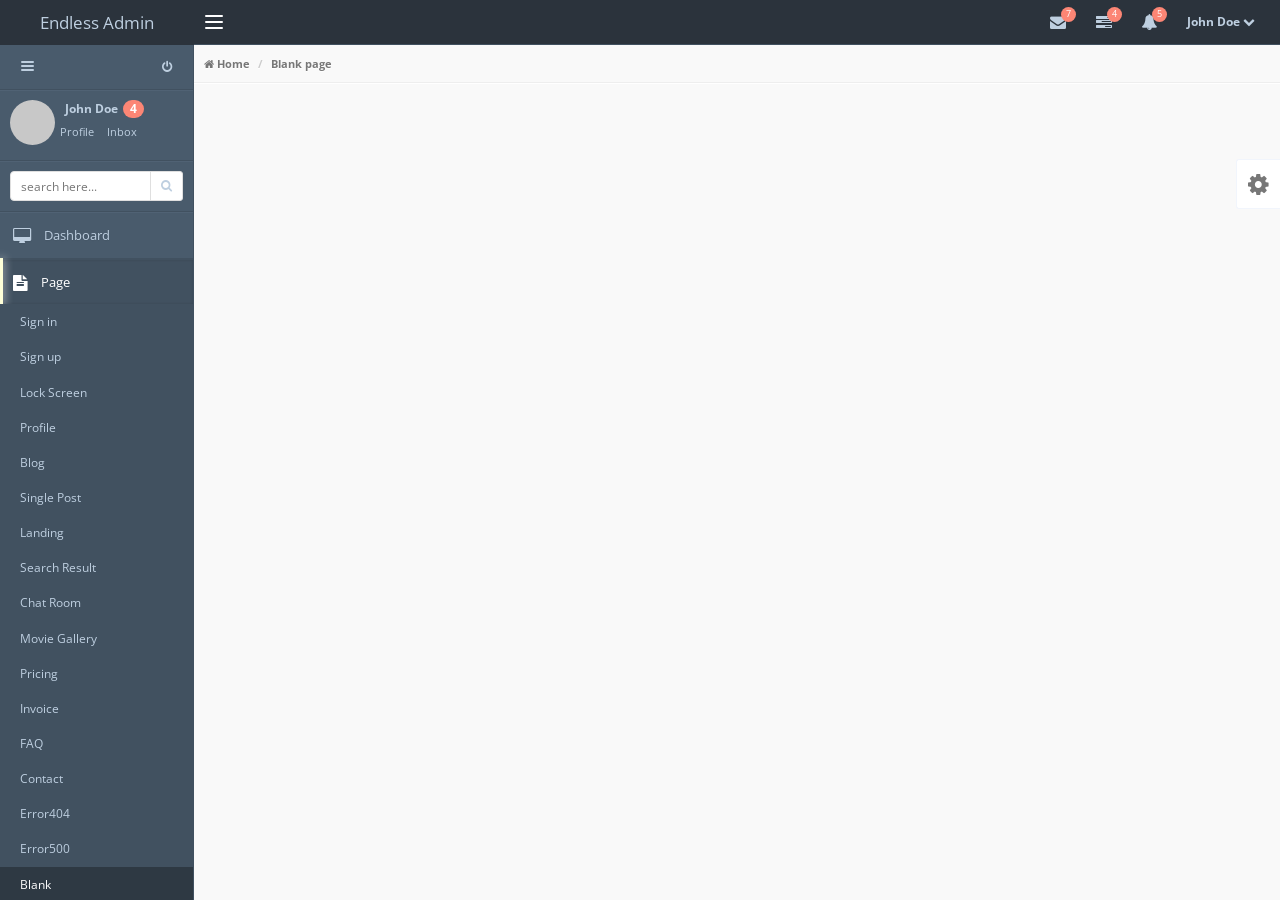
<file: BugDS/blank.html>
﻿<!DOCTYPE html>
<html lang="en">
  <head>
    <meta charset="utf-8">
    <title>Endless Admin</title>
    <meta name="viewport" content="width=device-width, initial-scale=1.0">
    <meta name="description" content="">
    <meta name="author" content="">

    <!-- Bootstrap core CSS -->
    <link href="bootstrap/css/bootstrap.min.css" rel="stylesheet">
	
	<!-- Font Awesome -->
	<link href="css/font-awesome.min.css" rel="stylesheet">

	<!-- Pace -->
	<link href="css/pace.css" rel="stylesheet">	
	
	<!-- Endless -->
	<link href="css/endless.min.css" rel="stylesheet">
	<link href="css/endless-skin.css" rel="stylesheet">
	
  </head>

  <body class="overflow-hidden">
	<!-- Overlay Div -->
	<div id="overlay" class="transparent"></div>

	<a href="" id="theme-setting-icon"><i class="fa fa-cog fa-lg"></i></a>
	<div id="theme-setting">
		<div class="title">
			<strong class="no-margin">Skin Color</strong>
		</div>
		<div class="theme-box">
			<a class="theme-color" style="background:#323447" id="default"></a>
			<a class="theme-color" style="background:#efefef" id="skin-1"></a>
			<a class="theme-color" style="background:#a93922" id="skin-2"></a>
			<a class="theme-color" style="background:#3e6b96" id="skin-3"></a>
			<a class="theme-color" style="background:#635247" id="skin-4"></a>
			<a class="theme-color" style="background:#3a3a3a" id="skin-5"></a>
			<a class="theme-color" style="background:#495B6C" id="skin-6"></a>
		</div>
		<div class="title">
			<strong class="no-margin">Sidebar Menu</strong>
		</div>
		<div class="theme-box">
			<label class="label-checkbox">
				<input type="checkbox" checked id="fixedSidebar">
				<span class="custom-checkbox"></span>
				Fixed Sidebar
			</label>
		</div>
	</div><!-- /theme-setting -->
	
	<div id="wrapper" class="preload">
		<div id="top-nav" class="skin-6 fixed">
			<div class="brand">
				<span>Endless</span>
				<span class="text-toggle"> Admin</span>
			</div><!-- /brand -->
			<button type="button" class="navbar-toggle pull-left" id="sidebarToggle">
				<span class="icon-bar"></span>
				<span class="icon-bar"></span>
				<span class="icon-bar"></span>
			</button>
			<button type="button" class="navbar-toggle pull-left hide-menu" id="menuToggle">
				<span class="icon-bar"></span>
				<span class="icon-bar"></span>
				<span class="icon-bar"></span>
			</button>
			<ul class="nav-notification clearfix">
				<li class="dropdown">
					<a class="dropdown-toggle" data-toggle="dropdown" href="#">
						<i class="fa fa-envelope fa-lg"></i>
						<span class="notification-label bounceIn animation-delay4">7</span>
					</a>
					<ul class="dropdown-menu message dropdown-1">
						<li><a>You have 4 new unread messages</a></li>					  
						<li>
							<a class="clearfix" href="#">
								<img src="img/user.jpg" alt="User Avatar">
								<div class="detail">
									<strong>John Doe</strong>
									<p class="no-margin">
										Lorem ipsum dolor sit amet...
									</p>
									<small class="text-muted"><i class="fa fa-check text-success"></i> 27m ago</small>
								</div>
							</a>	
						</li>
						<li>
							<a class="clearfix" href="#">
								<img src="img/user2.jpg" alt="User Avatar">
								<div class="detail">
									<strong>Jane Doe</strong>
									<p class="no-margin">
										Lorem ipsum dolor sit amet...
									</p>
									<small class="text-muted"><i class="fa fa-check text-success"></i> 5hr ago</small>
								</div>
							</a>	
						</li>
						<li>
							<a class="clearfix" href="#">
								<img src="img/user.jpg" alt="User Avatar">
								<div class="detail">
									<strong>Bill Doe</strong>
									<p class="no-margin">
										Lorem ipsum dolor sit amet...
									</p>
									<small class="text-muted"><i class="fa fa-reply"></i> Yesterday</small>
								</div>
							</a>	
						</li>
						<li>
							<a class="clearfix" href="#">
								<img src="img/user2.jpg" alt="User Avatar">
								<div class="detail">
									<strong>Baby Doe</strong>
									<p class="no-margin">
										Lorem ipsum dolor sit amet...
									</p>
									<small class="text-muted"><i class="fa fa-reply"></i> 9 Feb 2013</small>
								</div>
							</a>	
						</li>
						<li><a href="#">View all messages</a></li>					  
					</ul>
				</li>
				<li class="dropdown hidden-xs">
					<a href="#" class="dropdown-toggle" data-toggle="dropdown">
						<i class="fa fa-tasks fa-lg"></i>
						<span class="notification-label bounceIn animation-delay5">4</span>
					</a>
					<ul class="dropdown-menu task dropdown-2">
						<li><a href="#">You have 4 tasks to complete</a></li>					  
						<li>
							<a href="#">
								<div class="clearfix">
									<span class="pull-left">Bug Fixes</span>
									<small class="pull-right text-muted">78%</small>
								</div>
								<div class="progress">
									<div class="progress-bar" style="width:78%"></div>
								</div>
							</a>
						</li>
						<li>
							<a href="#">
								<div class="clearfix">
									<span class="pull-left">Software Updating</span>
									<small class="pull-right text-muted">54%</small>
								</div>
								<div class="progress progress-striped">
									<div class="progress-bar progress-bar-success" style="width:54%"></div>
								</div>
							</a>
						</li>
						<li>
							<a href="#">
								<div class="clearfix">
									<span class="pull-left">Database Migration</span>
									<small class="pull-right text-muted">23%</small>
								</div>
								<div class="progress">
									<div class="progress-bar progress-bar-warning" style="width:23%"></div>
								</div>
							</a>
						</li>
						<li>
							<a href="#">
								<div class="clearfix">
									<span class="pull-left">Unit Testing</span>
									<small class="pull-right text-muted">92%</small>
								</div>
								<div class="progress progress-striped active">
									<div class="progress-bar progress-bar-danger " style="width:92%"></div>
								</div>
							</a>
						</li>
						<li><a href="#">View all tasks</a></li>					  
					</ul>
				</li>
				<li class="dropdown">
					<a class="dropdown-toggle" data-toggle="dropdown" href="#">
						<i class="fa fa-bell fa-lg"></i>
						<span class="notification-label bounceIn animation-delay6">5</span>
					</a>
					<ul class="dropdown-menu notification dropdown-3">
						<li><a href="#">You have 5 new notifications</a></li>					  
						<li>
							<a href="#">
								<span class="notification-icon bg-warning">
									<i class="fa fa-warning"></i>
								</span>
								<span class="m-left-xs">Server #2 not responding.</span>
								<span class="time text-muted">Just now</span>
							</a>
						</li>
						<li>
							<a href="#">
								<span class="notification-icon bg-success">
									<i class="fa fa-plus"></i>
								</span>
								<span class="m-left-xs">New user registration.</span>
								<span class="time text-muted">2m ago</span>
							</a>
						</li>
						<li>
							<a href="#">
								<span class="notification-icon bg-danger">
									<i class="fa fa-bolt"></i>
								</span>
								<span class="m-left-xs">Application error.</span>
								<span class="time text-muted">5m ago</span>
							</a>
						</li>
						<li>
							<a href="#">
								<span class="notification-icon bg-success">
									<i class="fa fa-usd"></i>
								</span>
								<span class="m-left-xs">2 items sold.</span>
								<span class="time text-muted">1hr ago</span>
							</a>
						</li>
						<li>
							<a href="#">
								<span class="notification-icon bg-success">
									<i class="fa fa-plus"></i>
								</span>
								<span class="m-left-xs">New user registration.</span>
								<span class="time text-muted">1hr ago</span>
							</a>
						</li>
						<li><a href="#">View all notifications</a></li>					  
					</ul>
				</li>
				<li class="profile dropdown">
					<a class="dropdown-toggle" data-toggle="dropdown" href="#">
						<strong>John Doe</strong>
						<span><i class="fa fa-chevron-down"></i></span>
					</a>
					<ul class="dropdown-menu">
						<li>
							<a class="clearfix" href="#">
								<img src="img/user.jpg" alt="User Avatar">
								<div class="detail">
									<strong>John Doe</strong>
									<p class="grey">John_Doe@email.com</p> 
								</div>
							</a>
						</li>
						<li><a tabindex="-1" href="profile.html" class="main-link"><i class="fa fa-edit fa-lg"></i> Edit profile</a></li>
						<li><a tabindex="-1" href="gallery.html" class="main-link"><i class="fa fa-picture-o fa-lg"></i> Photo Gallery</a></li>
						<li><a tabindex="-1" href="#" class="theme-setting"><i class="fa fa-cog fa-lg"></i> Setting</a></li>
						<li class="divider"></li>
						<li><a tabindex="-1" class="main-link logoutConfirm_open" href="#logoutConfirm"><i class="fa fa-lock fa-lg"></i> Log out</a></li>
					</ul>
				</li>
			</ul>
		</div><!-- /top-nav-->
		
		<aside class="fixed skin-6">	
			<div class="sidebar-inner 
                 
                 able-sidebars">
				<div class="size-toggle">
					<a class="btn btn-sm" id="sizeToggle">
						<span class="icon-bar"></span>
						<span class="icon-bar"></span>
						<span class="icon-bar"></span>
					</a>
					<a class="btn btn-sm pull-right logoutConfirm_open"  href="#logoutConfirm">
						<i class="fa fa-power-off"></i>
					</a>
				</div><!-- /size-toggle -->	
				<div class="user-block clearfix">
					<img src="img/user.jpg" alt="User Avatar">
					<div class="detail">
						<strong>John Doe</strong><span class="badge badge-danger bounceIn animation-delay4 m-left-xs">4</span>
						<ul class="list-inline">
							<li><a href="profile.html">Profile</a></li>
							<li><a href="inbox.html" class="no-margin">Inbox</a></li>
						</ul>
					</div>
				</div><!-- /user-block -->
				<div class="search-block">
					<div class="input-group">
						<input type="text" class="form-control input-sm" placeholder="search here...">
						<span class="input-group-btn">
							<button class="btn btn-default btn-sm" type="button"><i class="fa fa-search"></i></button>
						</span>
					</div><!-- /input-group -->
				</div><!-- /search-block -->
				<div class="main-menu">
					<ul>
						<li>
							<a href="index.html">
								<span class="menu-icon">
									<i class="fa fa-desktop fa-lg"></i> 
								</span>
								<span class="text">
									Dashboard
								</span>
								<span class="menu-hover"></span>
							</a>
						</li>
						<li class="active openable open">
							<a href="#">
								<span class="menu-icon">
									<i class="fa fa-file-text fa-lg"></i> 
								</span>
								<span class="text">
									Page
								</span>
								<span class="menu-hover"></span>
							</a>
							<ul class="submenu">
								<li><a href="login.html"><span class="submenu-label">Sign in</span></a></li>
								<li><a href="register.html"><span class="submenu-label">Sign up</span></a></li>
								<li><a href="lock_screen.html"><span class="submenu-label">Lock Screen</span></a></li>
								<li><a href="profile.html"><span class="submenu-label">Profile</span></a></li>
								<li><a href="blog.html"><span class="submenu-label">Blog</span></a></li>
								<li><a href="single_post.html"><span class="submenu-label">Single Post</span></a></li>
								<li><a href="landing.html"><span class="submenu-label">Landing</span></a></li>
								<li><a href="search_result.html"><span class="submenu-label">Search Result</span></a></li>
								<li><a href="chat.html"><span class="submenu-label">Chat Room</span></a></li>
								<li><a href="movie.html"><span class="submenu-label">Movie Gallery</span></a></li>
								<li><a href="pricing.html"><span class="submenu-label">Pricing</span></a></li>
								<li><a href="invoice.html"><span class="submenu-label">Invoice</span></a></li>
								<li><a href="faq.html"><span class="submenu-label">FAQ</span></a></li>
								<li><a href="contact.html"><span class="submenu-label">Contact</span></a></li>
								<li><a href="error404.html"><span class="submenu-label">Error404</span></a></li>
								<li><a href="error500.html"><span class="submenu-label">Error500</span></a></li>
								<li class="active"><a href="blank.html"><span class="submenu-label">Blank</span></a></li>
							</ul>
						</li>
						<li class="openable">
							<a href="#">
								<span class="menu-icon">
									<i class="fa fa-tag fa-lg"></i> 
								</span>
								<span class="text">
									Component
								</span>
								<span class="badge badge-success bounceIn animation-delay5">9</span>
								<span class="menu-hover"></span>
							</a>
							<ul class="submenu">
								<li><a href="ui_element.html"><span class="submenu-label">UI Features</span></a></li>
								<li><a href="button.html"><span class="submenu-label">Button & Icons</span></a></li>
								<li><a href="tab.html"><span class="submenu-label">Tab</span></a></li>
								<li><a href="nestable_list.html"><span class="submenu-label">Nestable List</span></a></li>
								<li><a href="calendar.html"><span class="submenu-label">Calendar</span></a></li>
								<li><a href="table.html"><span class="submenu-label">Table</span></a></li>
								<li><a href="widget.html"><span class="submenu-label">Widget</span></a></li>
								<li><a href="form_element.html"><span class="submenu-label">Form Element</span></a></li>
								<li><a href="form_wizard.html"><span class="submenu-label">Form Wizard</span></a></li>
							</ul>
						</li>
						
						<li>
							<a href="timeline.html">
								<span class="menu-icon">
									<i class="fa fa-clock-o fa-lg"></i> 
								</span>
								<span class="text">
									Timeline
								</span>
								<span class="menu-hover"></span>
							</a>
						</li>
						<li>
							<a href="gallery.html">
								<span class="menu-icon">
									<i class="fa fa-picture-o fa-lg"></i> 
								</span>
								<span class="text">
									Gallery
								</span>
								<span class="menu-hover"></span>
							</a>
						</li>
						<li>
							<a href="inbox.html">
								<span class="menu-icon">
									<i class="fa fa-envelope fa-lg"></i> 
								</span>
								<span class="text">
									Inbox
								</span>
								<span class="badge badge-danger bounceIn animation-delay6">4</span>
								<span class="menu-hover"></span>
							</a>
						</li>
						<li>
							<a href="email_selection.html">
								<span class="menu-icon">
									<i class="fa fa-tasks fa-lg"></i> 
								</span>
								<span class="text">
									Email Template
								</span>
								<small class="badge badge-warning bounceIn animation-delay7">New</small>
								<span class="menu-hover"></span>
							</a>
						</li>
						<li class="openable">
							<a href="#">
								<span class="menu-icon">
									<i class="fa fa-magic fa-lg"></i> 
								</span>
								<span class="text">
									Multi-Level menu
								</span>
								<span class="menu-hover"></span>
							</a>
							<ul class="submenu second-level">
								<li class="openable">
									<a href="#">
										<span class="submenu-label">menu 2.1</span>
										<span class="badge badge-danger bounceIn animation-delay1 pull-right">3</span>
									</a>
									<ul class="submenu third-level">
										<li><a href="#"><span class="submenu-label">menu 3.1</span></a></li>
										<li><a href="#"><span class="submenu-label">menu 3.2</span></a></li>
										<li class="openable">
											<a href="#">
												<span class="submenu-label">menu 3.3</span>
												<span class="badge badge-danger bounceIn animation-delay1 pull-right">2</span>
											</a>
											<ul class="submenu fourth-level">
												<li><a href="#"><span class="submenu-label">menu 4.1</span></a></li>
												<li><a href="#"><span class="submenu-label">menu 4.2</span></a></li>
											</ul>
										</li>
									</ul>
								</li>
								<li class="openable">
									<a href="#">
										<span class="submenu-label">menu 2.2</span>
										<span class="badge badge-success bounceIn animation-delay2 pull-right">3</span>
									</a>
									<ul class="submenu third-level">
										<li class="openable">
											<a href="#">
												<span class="submenu-label">menu 3.1</span>
												<span class="badge badge-success bounceIn animation-delay1 pull-right">2</span>
											</a>
											<ul class="submenu fourth-level">
												<li><a href="#"><span class="submenu-label">menu 4.1</span></a></li>
												<li><a href="#"><span class="submenu-label">menu 4.2</span></a></li>
											</ul>
										</li>
										<li><a href="#"><span class="submenu-label">menu 3.2</span></a></li>
										<li><a href="#"><span class="submenu-label">menu 3.2</span></a></li>
									</ul>
								</li>
							</ul>
						</li>
					</ul>
					
					<div class="alert alert-info">
						Welcome to Endless Admin. Do not forget to check all my pages. 
					</div>
				</div><!-- /main-menu -->
			</div><!-- /sidebar-inner -->
		</aside>

		<div id="main-container">
			<div id="breadcrumb">
				<ul class="breadcrumb">
					 <li><i class="fa fa-home"></i><a href="index.html"> Home</a></li>
					 <li class="active">Blank page</li>	 
				</ul>
			</div><!-- breadcrumb -->
		</div><!-- /main-container -->
	</div><!-- /wrapper -->

	<a href="" id="scroll-to-top" class="hidden-print"><i class="fa fa-chevron-up"></i></a>
	
	<!-- Logout confirmation -->
	<div class="custom-popup width-100" id="logoutConfirm">
		<div class="padding-md">
			<h4 class="m-top-none"> Do you want to logout?</h4>
		</div>

		<div class="text-center">
			<a class="btn btn-success m-right-sm" href="login.html">Logout</a>
			<a class="btn btn-danger logoutConfirm_close">Cancel</a>
		</div>
	</div>
	
    <!-- Le javascript
    ================================================== -->
    <!-- Placed at the end of the document so the pages load faster -->
	
	<!-- Jquery -->
	<script src="js/jquery-1.10.2.min.js"></script>
	
	<!-- Bootstrap -->
    <script src="bootstrap/js/bootstrap.min.js"></script>
   
	<!-- Modernizr -->
	<script src='js/modernizr.min.js'></script>
   
    <!-- Pace -->
	<script src='js/pace.min.js'></script>
	
	<!-- Popup Overlay -->
	<script src='js/jquery.popupoverlay.min.js'></script>
   
    <!-- Slimscroll -->
	<script src='js/jquery.slimscroll.min.js'></script>
    
	<!-- Cookie -->
	<script src='js/jquery.cookie.min.js'></script>

	<!-- Endless -->
	<script src="js/endless/endless.js"></script>
	
  </body>
</html>
</file>
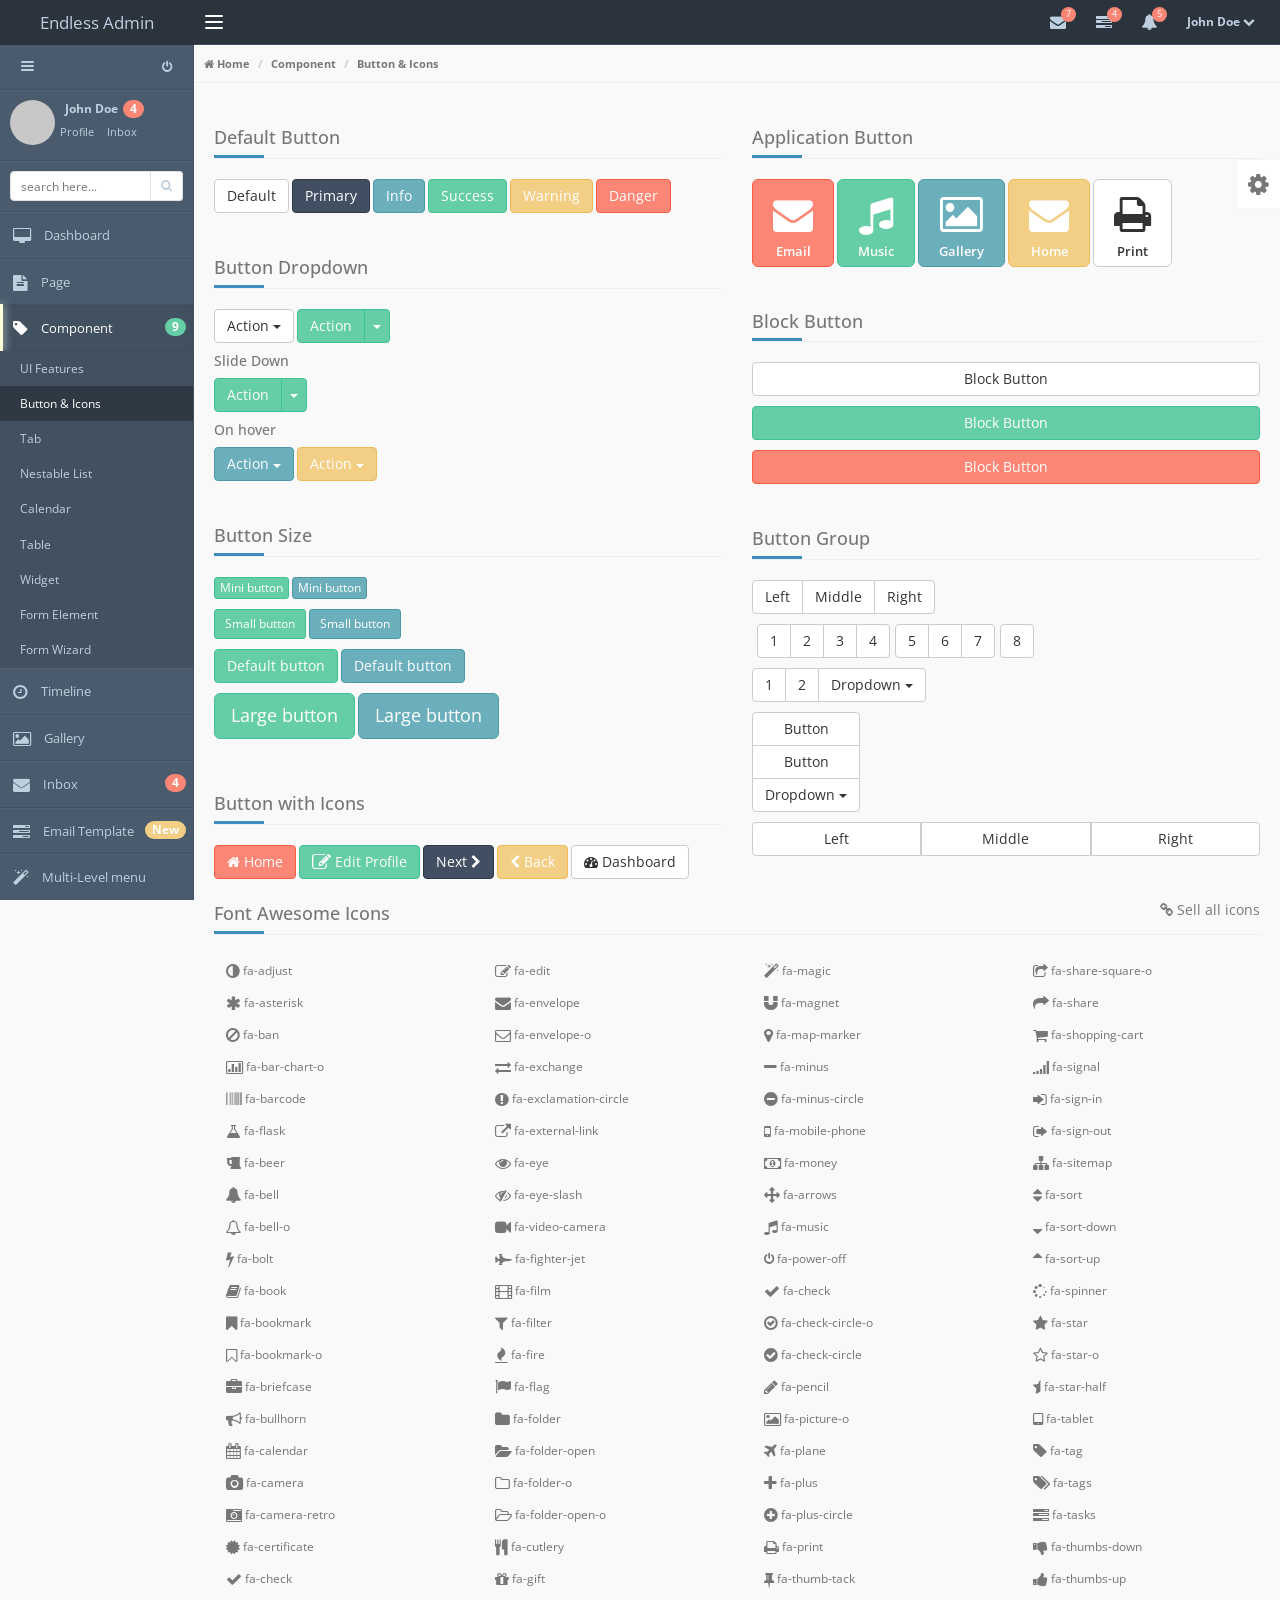
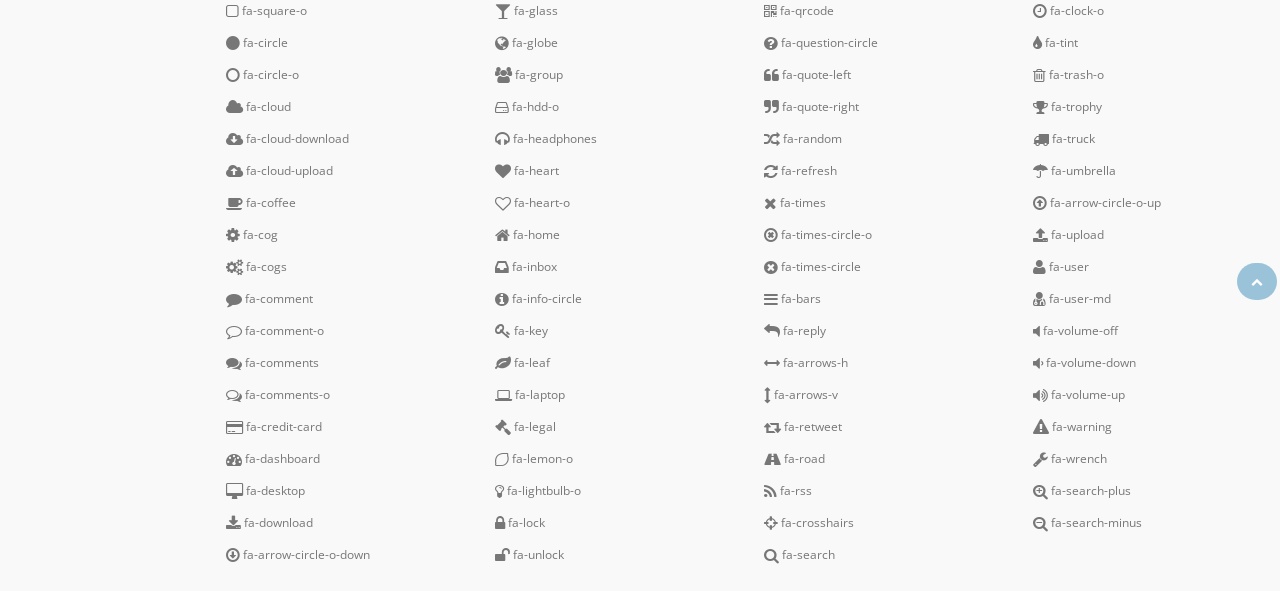
<file: BugDS/button.html>
<!DOCTYPE html>
<html lang="en">
  <head>
    <meta charset="utf-8">
    <title>Endless Admin</title>
    <meta name="viewport" content="width=device-width, initial-scale=1.0">
    <meta name="description" content="">
    <meta name="author" content="">

    <!-- Bootstrap core CSS -->
    <link href="bootstrap/css/bootstrap.min.css" rel="stylesheet">
	
	<!-- Font Awesome -->
	<link href="css/font-awesome.min.css" rel="stylesheet">
	
	<!-- Pace -->
	<link href="css/pace.css" rel="stylesheet">
	
	<!-- Endless -->
	<link href="css/endless.min.css" rel="stylesheet">
	<link href="css/endless-skin.css" rel="stylesheet">
	
  </head>

  <body class="overflow-hidden">
	<!-- Overlay Div -->
	<div id="overlay" class="transparent"></div>

	<a href="" id="theme-setting-icon"><i class="fa fa-cog fa-lg"></i></a>
	<div id="theme-setting">
		<div class="title">
			<strong class="no-margin">Skin Color</strong>
		</div>
		<div class="theme-box">
			<a class="theme-color" style="background:#323447" id="default"></a>
			<a class="theme-color" style="background:#efefef" id="skin-1"></a>
			<a class="theme-color" style="background:#a93922" id="skin-2"></a>
			<a class="theme-color" style="background:#3e6b96" id="skin-3"></a>
			<a class="theme-color" style="background:#635247" id="skin-4"></a>
			<a class="theme-color" style="background:#3a3a3a" id="skin-5"></a>
			<a class="theme-color" style="background:#495B6C" id="skin-6"></a>
		</div>
		<div class="title">
			<strong class="no-margin">Sidebar Menu</strong>
		</div>
		<div class="theme-box">
			<label class="label-checkbox">
				<input type="checkbox" checked id="fixedSidebar">
				<span class="custom-checkbox"></span>
				Fixed Sidebar
			</label>
		</div>
	</div><!-- /theme-setting -->
	
	<div id="wrapper" class="preload">
		<div id="top-nav" class="skin-6 fixed">
			<div class="brand">
				<span>Endless</span>
				<span class="text-toggle"> Admin</span>
			</div><!-- /brand -->
			<button type="button" class="navbar-toggle pull-left" id="sidebarToggle">
				<span class="icon-bar"></span>
				<span class="icon-bar"></span>
				<span class="icon-bar"></span>
			</button>
			<button type="button" class="navbar-toggle pull-left hide-menu" id="menuToggle">
				<span class="icon-bar"></span>
				<span class="icon-bar"></span>
				<span class="icon-bar"></span>
			</button>
			<ul class="nav-notification clearfix">
				<li class="dropdown">
					<a class="dropdown-toggle" data-toggle="dropdown" href="#">
						<i class="fa fa-envelope fa-lg"></i>
						<span class="notification-label bounceIn animation-delay4">7</span>
					</a>
					<ul class="dropdown-menu message dropdown-1">
						<li><a>You have 4 new unread messages</a></li>					  
						<li>
							<a class="clearfix" href="#">
								<img src="img/user.jpg" alt="User Avatar">
								<div class="detail">
									<strong>John Doe</strong>
									<p class="no-margin">
										Lorem ipsum dolor sit amet...
									</p>
									<small class="text-muted"><i class="fa fa-check text-success"></i> 27m ago</small>
								</div>
							</a>	
						</li>
						<li>
							<a class="clearfix" href="#">
								<img src="img/user2.jpg" alt="User Avatar">
								<div class="detail">
									<strong>Jane Doe</strong>
									<p class="no-margin">
										Lorem ipsum dolor sit amet...
									</p>
									<small class="text-muted"><i class="fa fa-check text-success"></i> 5hr ago</small>
								</div>
							</a>	
						</li>
						<li>
							<a class="clearfix" href="#">
								<img src="img/user.jpg" alt="User Avatar">
								<div class="detail">
									<strong>Bill Doe</strong>
									<p class="no-margin">
										Lorem ipsum dolor sit amet...
									</p>
									<small class="text-muted"><i class="fa fa-reply"></i> Yesterday</small>
								</div>
							</a>	
						</li>
						<li>
							<a class="clearfix" href="#">
								<img src="img/user2.jpg" alt="User Avatar">
								<div class="detail">
									<strong>Baby Doe</strong>
									<p class="no-margin">
										Lorem ipsum dolor sit amet...
									</p>
									<small class="text-muted"><i class="fa fa-reply"></i> 9 Feb 2013</small>
								</div>
							</a>	
						</li>
						<li><a href="#">View all messages</a></li>					  
					</ul>
				</li>
				<li class="dropdown hidden-xs">
					<a href="#" class="dropdown-toggle" data-toggle="dropdown">
						<i class="fa fa-tasks fa-lg"></i>
						<span class="notification-label bounceIn animation-delay5">4</span>
					</a>
					<ul class="dropdown-menu task dropdown-2">
						<li><a href="#">You have 4 tasks to complete</a></li>					  
						<li>
							<a href="#">
								<div class="clearfix">
									<span class="pull-left">Bug Fixes</span>
									<small class="pull-right text-muted">78%</small>
								</div>
								<div class="progress">
									<div class="progress-bar" style="width:78%"></div>
								</div>
							</a>
						</li>
						<li>
							<a href="#">
								<div class="clearfix">
									<span class="pull-left">Software Updating</span>
									<small class="pull-right text-muted">54%</small>
								</div>
								<div class="progress progress-striped">
									<div class="progress-bar progress-bar-success" style="width:54%"></div>
								</div>
							</a>
						</li>
						<li>
							<a href="#">
								<div class="clearfix">
									<span class="pull-left">Database Migration</span>
									<small class="pull-right text-muted">23%</small>
								</div>
								<div class="progress">
									<div class="progress-bar progress-bar-warning" style="width:23%"></div>
								</div>
							</a>
						</li>
						<li>
							<a href="#">
								<div class="clearfix">
									<span class="pull-left">Unit Testing</span>
									<small class="pull-right text-muted">92%</small>
								</div>
								<div class="progress progress-striped active">
									<div class="progress-bar progress-bar-danger " style="width:92%"></div>
								</div>
							</a>
						</li>
						<li><a href="#">View all tasks</a></li>					  
					</ul>
				</li>
				<li class="dropdown">
					<a class="dropdown-toggle" data-toggle="dropdown" href="#">
						<i class="fa fa-bell fa-lg"></i>
						<span class="notification-label bounceIn animation-delay6">5</span>
					</a>
					<ul class="dropdown-menu notification dropdown-3">
						<li><a href="#">You have 5 new notifications</a></li>					  
						<li>
							<a href="#">
								<span class="notification-icon bg-warning">
									<i class="fa fa-warning"></i>
								</span>
								<span class="m-left-xs">Server #2 not responding.</span>
								<span class="time text-muted">Just now</span>
							</a>
						</li>
						<li>
							<a href="#">
								<span class="notification-icon bg-success">
									<i class="fa fa-plus"></i>
								</span>
								<span class="m-left-xs">New user registration.</span>
								<span class="time text-muted">2m ago</span>
							</a>
						</li>
						<li>
							<a href="#">
								<span class="notification-icon bg-danger">
									<i class="fa fa-bolt"></i>
								</span>
								<span class="m-left-xs">Application error.</span>
								<span class="time text-muted">5m ago</span>
							</a>
						</li>
						<li>
							<a href="#">
								<span class="notification-icon bg-success">
									<i class="fa fa-usd"></i>
								</span>
								<span class="m-left-xs">2 items sold.</span>
								<span class="time text-muted">1hr ago</span>
							</a>
						</li>
						<li>
							<a href="#">
								<span class="notification-icon bg-success">
									<i class="fa fa-plus"></i>
								</span>
								<span class="m-left-xs">New user registration.</span>
								<span class="time text-muted">1hr ago</span>
							</a>
						</li>
						<li><a href="#">View all notifications</a></li>					  
					</ul>
				</li>
				<li class="profile dropdown">
					<a class="dropdown-toggle" data-toggle="dropdown" href="#">
						<strong>John Doe</strong>
						<span><i class="fa fa-chevron-down"></i></span>
					</a>
					<ul class="dropdown-menu">
						<li>
							<a class="clearfix" href="#">
								<img src="img/user.jpg" alt="User Avatar">
								<div class="detail">
									<strong>John Doe</strong>
									<p class="grey">John_Doe@email.com</p> 
								</div>
							</a>
						</li>
						<li><a tabindex="-1" href="profile.html" class="main-link"><i class="fa fa-edit fa-lg"></i> Edit profile</a></li>
						<li><a tabindex="-1" href="gallery.html" class="main-link"><i class="fa fa-picture-o fa-lg"></i> Photo Gallery</a></li>
						<li><a tabindex="-1" href="#" class="theme-setting"><i class="fa fa-cog fa-lg"></i> Setting</a></li>
						<li class="divider"></li>
						<li><a tabindex="-1" class="main-link logoutConfirm_open" href="#logoutConfirm"><i class="fa fa-lock fa-lg"></i> Log out</a></li>
					</ul>
				</li>
			</ul>
		</div><!-- /top-nav-->
		
		<aside class="fixed skin-6">		
			<div class="sidebar-inner scrollable-sidebar">
				<div class="size-toggle">
					<a class="btn btn-sm" id="sizeToggle">
						<span class="icon-bar"></span>
						<span class="icon-bar"></span>
						<span class="icon-bar"></span>
					</a>
					<a class="btn btn-sm pull-right logoutConfirm_open"  href="#logoutConfirm">
						<i class="fa fa-power-off"></i>
					</a>
				</div><!-- /size-toggle -->	
				<div class="user-block clearfix">
					<img src="img/user.jpg" alt="User Avatar">
					<div class="detail">
						<strong>John Doe</strong><span class="badge badge-danger bounceIn animation-delay4 m-left-xs">4</span>
						<ul class="list-inline">
							<li><a href="profile.html">Profile</a></li>
							<li><a href="inbox.html" class="no-margin">Inbox</a></li>
						</ul>
					</div>
				</div><!-- /user-block -->
				<div class="search-block">
					<div class="input-group">
						<input type="text" class="form-control input-sm" placeholder="search here...">
						<span class="input-group-btn">
							<button class="btn btn-default btn-sm" type="button"><i class="fa fa-search"></i></button>
						</span>
					</div><!-- /input-group -->
				</div><!-- /search-block -->
				<div class="main-menu">
					<ul>
						<li>
							<a href="index.html">
								<span class="menu-icon">
									<i class="fa fa-desktop fa-lg"></i> 
								</span>
								<span class="text">
									Dashboard
								</span>
								<span class="menu-hover"></span>
							</a>
						</li>
						<li class="openable">
							<a href="#">
								<span class="menu-icon">
									<i class="fa fa-file-text fa-lg"></i> 
								</span>
								<span class="text">
									Page
								</span>
								<span class="menu-hover"></span>
							</a>
							<ul class="submenu">
								<li><a href="login.html"><span class="submenu-label">Sign in</span></a></li>
								<li><a href="register.html"><span class="submenu-label">Sign up</span></a></li>
								<li><a href="lock_screen.html"><span class="submenu-label">Lock Screen</span></a></li>
								<li><a href="profile.html"><span class="submenu-label">Profile</span></a></li>
								<li><a href="blog.html"><span class="submenu-label">Blog</span></a></li>
								<li><a href="single_post.html"><span class="submenu-label">Single Post</span></a></li>
								<li><a href="landing.html"><span class="submenu-label">Landing</span></a></li>
								<li><a href="search_result.html"><span class="submenu-label">Search Result</span></a></li>
								<li><a href="chat.html"><span class="submenu-label">Chat Room</span></a></li>
								<li><a href="movie.html"><span class="submenu-label">Movie Gallery</span></a></li>
								<li><a href="pricing.html"><span class="submenu-label">Pricing</span></a></li>
								<li><a href="invoice.html"><span class="submenu-label">Invoice</span></a></li>
								<li><a href="faq.html"><span class="submenu-label">FAQ</span></a></li>
								<li><a href="contact.html"><span class="submenu-label">Contact</span></a></li>
								<li><a href="error404.html"><span class="submenu-label">Error404</span></a></li>
								<li><a href="error500.html"><span class="submenu-label">Error500</span></a></li>
								<li><a href="blank.html"><span class="submenu-label">Blank</span></a></li>
							</ul>
						</li>
						<li class="active openable open">
							<a href="#">
								<span class="menu-icon">
									<i class="fa fa-tag fa-lg"></i> 
								</span>
								<span class="text">
									Component
								</span>
								<span class="badge badge-success bounceIn animation-delay5">9</span>
								<span class="menu-hover"></span>
							</a>
							<ul class="submenu">
								<li><a href="ui_element.html"><span class="submenu-label">UI Features</span></a></li>
								<li class="active"><a href="button.html"><span class="submenu-label">Button & Icons</span></a></li>
								<li><a href="tab.html"><span class="submenu-label">Tab</span></a></li>
								<li><a href="nestable_list.html"><span class="submenu-label">Nestable List</span></a></li>
								<li><a href="calendar.html"><span class="submenu-label">Calendar</span></a></li>
								<li><a href="table.html"><span class="submenu-label">Table</span></a></li>
								<li><a href="widget.html"><span class="submenu-label">Widget</span></a></li>
								<li><a href="form_element.html"><span class="submenu-label">Form Element</span></a></li>
								<li><a href="form_wizard.html"><span class="submenu-label">Form Wizard</span></a></li>
							</ul>
						</li>
						<li>
							<a href="timeline.html">
								<span class="menu-icon">
									<i class="fa fa-clock-o fa-lg"></i> 
								</span>
								<span class="text">
									Timeline
								</span>
								<span class="menu-hover"></span>
							</a>
						</li>
						<li>
							<a href="gallery.html">
								<span class="menu-icon">
									<i class="fa fa-picture-o fa-lg"></i> 
								</span>
								<span class="text">
									Gallery
								</span>
								<span class="menu-hover"></span>
							</a>
						</li>
						<li>
							<a href="inbox.html">
								<span class="menu-icon">
									<i class="fa fa-envelope fa-lg"></i> 
								</span>
								<span class="text">
									Inbox
								</span>
								<span class="badge badge-danger bounceIn animation-delay6">4</span>
								<span class="menu-hover"></span>
							</a>
						</li>
						<li>
							<a href="email_selection.html">
								<span class="menu-icon">
									<i class="fa fa-tasks fa-lg"></i> 
								</span>
								<span class="text">
									Email Template
								</span>
								<small class="badge badge-warning bounceIn animation-delay7">New</small>
								<span class="menu-hover"></span>
							</a>
						</li>
						<li class="openable">
							<a href="#">
								<span class="menu-icon">
									<i class="fa fa-magic fa-lg"></i> 
								</span>
								<span class="text">
									Multi-Level menu
								</span>
								<span class="menu-hover"></span>
							</a>
							<ul class="submenu">
								<li class="openable">
									<a href="#">
										<span class="submenu-label">menu 2.1</span>
										<span class="badge badge-danger bounceIn animation-delay1 pull-right">3</span>
									</a>
									<ul class="submenu third-level">
										<li><a href="#"><span class="submenu-label">menu 3.1</span></a></li>
										<li><a href="#"><span class="submenu-label">menu 3.2</span></a></li>
										<li class="openable">
											<a href="#">
												<span class="submenu-label">menu 3.3</span>
												<span class="badge badge-danger bounceIn animation-delay1 pull-right">2</span>
											</a>
											<ul class="submenu fourth-level">
												<li><a href="#"><span class="submenu-label">menu 4.1</span></a></li>
												<li><a href="#"><span class="submenu-label">menu 4.2</span></a></li>
											</ul>
										</li>
									</ul>
								</li>
								<li class="openable">
									<a href="#">
										<span class="submenu-label">menu 2.2</span>
										<span class="badge badge-success bounceIn animation-delay2 pull-right">3</span>
									</a>
									<ul class="submenu third-level">
										<li class="openable">
											<a href="#">
												<span class="submenu-label">menu 3.1</span>
												<span class="badge badge-success bounceIn animation-delay1 pull-right">2</span>
											</a>
											<ul class="submenu fourth-level">
												<li><a href="#"><span class="submenu-label">menu 4.1</span></a></li>
												<li><a href="#"><span class="submenu-label">menu 4.2</span></a></li>
											</ul>
										</li>
										<li><a href="#"><span class="submenu-label">menu 3.2</span></a></li>
										<li><a href="#"><span class="submenu-label">menu 3.3</span></a></li>
									</ul>
								</li>
							</ul>
						</li>
					</ul>
					
					<div class="alert alert-info">
						Welcome to Endless Admin. Do not forget to check all my pages. 
					</div>
				</div><!-- /main-menu -->
			</div><!-- /sidebar-inner scrollable-sidebar -->
		</aside>

		<div id="main-container">
			<div id="breadcrumb">
				<ul class="breadcrumb">
					 <li><i class="fa fa-home"></i><a href="index.html"> Home</a></li>
					 <li>Component</li>	 
					 <li class="active">Button & Icons</li>	 
				</ul>
			</div><!-- /breadcrumb-->
			<div class="padding-md">
				<div class="row">
					<div class="col-md-6">
						<h4 class="headline">
							Default Button
							<span class="line"></span>
						</h4>
						<a class="btn btn-default">Default</a>
						<a class="btn btn-primary">Primary</a>
						<a class="btn btn-info">Info</a>
						<a class="btn btn-success">Success</a>
						<a class="btn btn-warning">Warning</a>
						<a class="btn btn-danger">Danger</a>
						<div class="seperator"></div>
						<div class="seperator"></div>
						<h4 class="headline">
							Button Dropdown
							<span class="line"></span>
						</h4>
						<div class="btn-group">
							<button class="btn btn-default dropdown-toggle" data-toggle="dropdown">Action <span class="caret"></span></button>
							<ul class="dropdown-menu">
								<li><a href="#">Action</a></li>
								<li><a href="#">Another action</a></li>
								<li><a href="#">Something else here</a></li>
								<li class="divider"></li>
								<li><a href="#">Separated link</a></li>
							</ul>
						</div><!-- /btn-group -->
						<div class="btn-group">
							<button class="btn btn-success">Action</button>
							<button class="btn btn-success dropdown-toggle" data-toggle="dropdown"><span class="caret"></span></button>
							<ul class="dropdown-menu">
								<li><a href="#">Action</a></li>
								<li><a href="#">Another action</a></li>
								<li><a href="#">Something else here</a></li>
								<li class="divider"></li>
								<li><a href="#">Separated link</a></li>
							</ul>
						</div><!-- /btn-group -->
						<h5>Slide Down</h5>
						<div class="btn-group">
							<button class="btn btn-success">Action</button>
							<button class="btn btn-success dropdown-toggle" data-toggle="dropdown"><span class="caret"></span></button>
							<ul class="dropdown-menu slidedown">
								<li><a href="#">Action</a></li>
								<li><a href="#">Another action</a></li>
								<li><a href="#">Something else here</a></li>
								<li class="divider"></li>
								<li><a href="#">Separated link</a></li>
							</ul>
						</div><!-- /btn-group -->
						<h5>On hover</h5>
						<div class="btn-group hover-dropdown">
							<button class="btn btn-info dropdown-toggle" data-toggle="dropdown">Action <span class="caret"></span></button>
							<ul class="dropdown-menu slidedown">
								<li><a href="#">Action</a></li>
								<li><a href="#">Another action</a></li>
								<li><a href="#">Something else here</a></li>
								<li class="divider"></li>
								<li><a href="#">Separated link</a></li>
							</ul>
						</div><!-- /btn-group -->
						<div class="btn-group hover-dropdown">
							<button class="btn btn-warning dropdown-toggle" data-toggle="dropdown">Action <span class="caret"></span></button>
							<ul class="dropdown-menu">
								<li><a href="#">Action</a></li>
								<li><a href="#">Another action</a></li>
								<li><a href="#">Something else here</a></li>
								<li class="divider"></li>
								<li><a href="#">Separated link</a></li>
							</ul>
						</div><!-- /btn-group -->
						
						<div class="seperator"></div>
						<div class="seperator"></div>
						
						<h4 class="headline">
							Button Size
							<span class="line"></span>
						</h4>
						<p>
							<button class="btn btn-xs btn-success" type="button">Mini button</button>
							<button class="btn btn-xs btn-info" type="button">Mini button</button>
						</p>
						<p>
							<button class="btn btn-sm btn-success" type="button">Small button</button>
							<button class="btn btn-sm btn-info" type="button">Small button</button>
						</p>
						<p>
							<button class="btn btn-success" type="button">Default button</button>
							<button class="btn btn-info" type="button">Default button</button>
						</p>
						<p>
							<button class="btn btn-lg btn-success" type="button">Large button</button>
							<button class="btn btn-lg btn-info" type="button">Large button</button>
						</p>
						
						<div class="seperator"></div>
						<div class="seperator"></div>
						
						<h4 class="headline">
							Button with Icons
							<span class="line"></span>
						</h4>
						<a class="btn btn-danger"><i class="fa fa-home"></i> Home</a>
						<a class="btn btn-success"><i class="fa fa-edit fa-lg"></i> Edit Profile</a>
						<a class="btn btn-primary">Next <i class="fa fa-chevron-right"></i></a>
						<a class="btn btn-warning"><i class="fa fa-chevron-left"></i> Back</a>
						<a class="btn btn-default"><i class="fa fa-dashboard"></i> Dashboard</a>
						
					</div><!-- /.col -->
					<div class="col-md-6">
						<h4 class="headline">
							Application Button
							<span class="line"></span>
						</h4>
						<a class="btn btn-danger quick-btn"><i class="fa fa-envelope"></i><span>Email</span></a>
						<a class="btn btn-success quick-btn"><i class="fa fa-music"></i><span>Music</span></a>
						<a class="btn btn-info quick-btn"><i class="fa fa-picture-o"></i><span>Gallery</span></a>
						<a class="btn btn-warning quick-btn"><i class="fa fa-envelope"></i><span>Home</span></a>
						<a class="btn btn-default quick-btn"><i class="fa fa-print"></i><span>Print</span></a>
						
						<div class="seperator"></div>
						<div class="seperator"></div>
						
						<h4 class="headline">
							Block Button
							<span class="line"></span>
						</h4>
						<a class="btn btn-default block">Block Button</a>
						<div class="seperator"></div>
						<a class="btn btn-success block">Block Button</a>
						<div class="seperator"></div>
						<a class="btn btn-danger block">Block Button</a>
						
						<div class="seperator"></div>
						<div class="seperator"></div>
						
						<h4 class="headline">
							Button Group
							<span class="line"></span>
						</h4>
						<div class="btn-group">
							<button type="button" class="btn btn-default">Left</button>
							<button type="button" class="btn btn-default">Middle</button>
							<button type="button" class="btn btn-default">Right</button>
						</div>
						<div class="seperator"></div>
						
						<div class="btn-toolbar no-margin">
							<div class="btn-group">
								<button type="button" class="btn btn-default">1</button>
								<button type="button" class="btn btn-default">2</button>
								<button type="button" class="btn btn-default">3</button>
								<button type="button" class="btn btn-default">4</button>
							</div>
							<div class="btn-group">
								<button type="button" class="btn btn-default">5</button>
								<button type="button" class="btn btn-default">6</button>
								<button type="button" class="btn btn-default">7</button>
							</div>
							<div class="btn-group">
								<button type="button" class="btn btn-default">8</button>
							</div>
						</div>
						
						<div class="seperator"></div>
						
						<div class="btn-group">
							<button type="button" class="btn btn-default">1</button>
							<button type="button" class="btn btn-default">2</button>

							<div class="btn-group">
								<button type="button" class="btn btn-default dropdown-toggle" data-toggle="dropdown">
									Dropdown
									<span class="caret"></span>
								</button>
								<ul class="dropdown-menu">
									<li><a href="#">Dropdown link</a></li>
									<li><a href="#">Dropdown link</a></li>
								</ul>
							</div>
						</div><!-- /btn-group -->
						
						<div class="seperator"></div>
						
						<div class="btn-group-vertical">
							<button type="button" class="btn btn-default">Button</button>
							<button type="button" class="btn btn-default">Button</button>
							<div class="btn-group">
								<button id="btnGroupVerticalDrop1" type="button" class="btn btn-default dropdown-toggle" data-toggle="dropdown">
									Dropdown
									<span class="caret"></span>
								</button>
								<ul class="dropdown-menu" role="menu" aria-labelledby="btnGroupVerticalDrop1">
									<li><a href="#">Dropdown link</a></li>
									<li><a href="#">Dropdown link</a></li>
								</ul>
							</div>
						</div><!-- /btn-group-vertical -->
			
						<div class="seperator"></div>
			
						<div class="btn-group btn-group-justified">
							<a href="#" class="btn btn-default">Left</a>
							<a href="#" class="btn btn-default">Middle</a>
							<a href="#" class="btn btn-default">Right</a>
						</div><!-- /btn-group -->
					</div><!-- /.col -->
				</div><!-- /.row -->
				
				<h4 class="headline">
					Font Awesome Icons  
					<a href="http://fortawesome.github.io/Font-Awesome/"><small class="pull-right text-muted"><i class="fa fa-link"></i> Sell all icons</small></a>
					<span class="line"></span>
				</h4>
					
				<div class="row">
					<div class="col-md-3 col-sm-3">
						<ul class="icons-list">
							<li><i class="fa fa-adjust fa-lg"></i> fa-adjust</li>
							<li><i class="fa fa-asterisk fa-lg"></i> fa-asterisk</li>
							<li><i class="fa fa-ban fa-lg"></i> fa-ban</li>
							<li><i class="fa fa-bar-chart-o fa-lg"></i> fa-bar-chart-o</li>
							<li><i class="fa fa-barcode fa-lg"></i> fa-barcode</li>
							<li><i class="fa fa-flask fa-lg"></i> fa-flask</li>
							<li><i class="fa fa-beer fa-lg"></i> fa-beer</li>
							<li><i class="fa fa-bell fa-lg"></i> fa-bell</li>
							<li><i class="fa fa-bell-o fa-lg"></i> fa-bell-o</li>
							<li><i class="fa fa-bolt fa-lg"></i> fa-bolt</li>
							<li><i class="fa fa-book fa-lg"></i> fa-book</li>
							<li><i class="fa fa-bookmark fa-lg"></i> fa-bookmark</li>
							<li><i class="fa fa-bookmark-o fa-lg"></i> fa-bookmark-o</li>
							<li><i class="fa fa-briefcase fa-lg"></i> fa-briefcase</li>
							<li><i class="fa fa-bullhorn fa-lg"></i> fa-bullhorn</li>
							<li><i class="fa fa-calendar fa-lg"></i> fa-calendar</li>
							<li><i class="fa fa-camera fa-lg"></i> fa-camera</li>
							<li><i class="fa fa-camera-retro fa-lg"></i> fa-camera-retro</li>
							<li><i class="fa fa-certificate fa-lg"></i> fa-certificate</li>
							<li><i class="fa fa-check fa-lg"></i> fa-check</li>
							<li><i class="fa fa-square-o fa-lg"></i> fa-square-o</li>
							<li><i class="fa fa-circle fa-lg"></i> fa-circle</li>
							<li><i class="fa fa-circle-o fa-lg"></i> fa-circle-o</li>
							<li><i class="fa fa-cloud fa-lg"></i> fa-cloud</li>
							<li><i class="fa fa-cloud-download fa-lg"></i> fa-cloud-download</li>
							<li><i class="fa fa-cloud-upload fa-lg"></i> fa-cloud-upload</li>
							<li><i class="fa fa-coffee fa-lg"></i> fa-coffee</li>
							<li><i class="fa fa-cog fa-lg"></i> fa-cog</li>
							<li><i class="fa fa-cogs fa-lg"></i> fa-cogs</li>
							<li><i class="fa fa-comment fa-lg"></i> fa-comment</li>
							<li><i class="fa fa-comment-o fa-lg"></i> fa-comment-o</li>
							<li><i class="fa fa-comments fa-lg"></i> fa-comments</li>
							<li><i class="fa fa-comments-o fa-lg"></i> fa-comments-o</li>
							<li><i class="fa fa-credit-card fa-lg"></i> fa-credit-card</li>
							<li><i class="fa fa-dashboard fa-lg"></i> fa-dashboard</li>
							<li><i class="fa fa-desktop fa-lg"></i> fa-desktop</li>
							<li><i class="fa fa-download fa-lg"></i> fa-download</li>
							<li><i class="fa fa-arrow-circle-o-down fa-lg"></i> fa-arrow-circle-o-down</li>
						</ul>
					</div><!-- /.col -->
					<div class="col-md-3 col-sm-3">
						<ul class="icons-list">
							<li><i class="fa fa-edit fa-lg"></i> fa-edit</li>
							<li><i class="fa fa-envelope fa-lg"></i> fa-envelope</li>
							<li><i class="fa fa-envelope-o fa-lg"></i> fa-envelope-o</li>
							<li><i class="fa fa-exchange fa-lg"></i> fa-exchange</li>
							<li><i class="fa fa-exclamation-circle fa-lg"></i> fa-exclamation-circle</li>
							<li><i class="fa fa-external-link fa-lg"></i> fa-external-link</li>
							<li><i class="fa fa-eye fa-lg"></i> fa-eye</li>
							<li><i class="fa fa-eye-slash fa-lg"></i> fa-eye-slash</li>
							<li><i class="fa fa-video-camera fa-lg"></i> fa-video-camera</li>
							<li><i class="fa fa-fighter-jet fa-lg"></i> fa-fighter-jet</li>
							<li><i class="fa fa-film fa-lg"></i> fa-film</li>
							<li><i class="fa fa-filter fa-lg"></i> fa-filter</li>
							<li><i class="fa fa-fire fa-lg"></i> fa-fire</li>
							<li><i class="fa fa-flag fa-lg"></i> fa-flag</li>
							<li><i class="fa fa-folder fa-lg"></i> fa-folder</li>
							<li><i class="fa fa-folder-open fa-lg"></i> fa-folder-open</li>
							<li><i class="fa fa-folder-o fa-lg"></i> fa-folder-o</li>
							<li><i class="fa fa-folder-open-o fa-lg"></i> fa-folder-open-o</li>
							<li><i class="fa fa-cutlery fa-lg"></i> fa-cutlery</li>
							<li><i class="fa fa-gift fa-lg"></i> fa-gift</li>
							<li><i class="fa fa-glass fa-lg"></i> fa-glass</li>
							<li><i class="fa fa-globe fa-lg"></i> fa-globe</li>
							<li><i class="fa fa-group fa-lg"></i> fa-group</li>
							<li><i class="fa fa-hdd-o fa-lg"></i> fa-hdd-o</li>
							<li><i class="fa fa-headphones fa-lg"></i> fa-headphones</li>
							<li><i class="fa fa-heart fa-lg"></i> fa-heart</li>
							<li><i class="fa fa-heart-o fa-lg"></i> fa-heart-o</li>
							<li><i class="fa fa-home fa-lg"></i> fa-home</li>
							<li><i class="fa fa-inbox fa-lg"></i> fa-inbox</li>
							<li><i class="fa fa-info-circle fa-lg"></i> fa-info-circle</li>
							<li><i class="fa fa-key fa-lg"></i> fa-key</li>
							<li><i class="fa fa-leaf fa-lg"></i> fa-leaf</li>
							<li><i class="fa fa-laptop fa-lg"></i> fa-laptop</li>
							<li><i class="fa fa-legal fa-lg"></i> fa-legal</li>
							<li><i class="fa fa-lemon-o fa-lg"></i> fa-lemon-o</li>
							<li><i class="fa fa-lightbulb-o fa-lg"></i> fa-lightbulb-o</li>
							<li><i class="fa fa-lock fa-lg"></i> fa-lock</li>
							<li><i class="fa fa-unlock fa-lg"></i> fa-unlock</li>
						</ul>
					</div><!-- /.col -->
					<div class="col-md-3 col-sm-3">
						<ul class="icons-list">
							<li><i class="fa fa-magic fa-lg"></i> fa-magic</li>
							<li><i class="fa fa-magnet fa-lg"></i> fa-magnet</li>
							<li><i class="fa fa-map-marker fa-lg"></i> fa-map-marker</li>
							<li><i class="fa fa-minus fa-lg"></i> fa-minus</li>
							<li><i class="fa fa-minus-circle fa-lg"></i> fa-minus-circle</li>
							<li><i class="fa fa-mobile-phone fa-lg"></i> fa-mobile-phone</li>
							<li><i class="fa fa-money fa-lg"></i> fa-money</li>
							<li><i class="fa fa-arrows fa-lg"></i> fa-arrows</li>
							<li><i class="fa fa-music fa-lg"></i> fa-music</li>
							<li><i class="fa fa-power-off"></i> fa-power-off</li>
							<li><i class="fa fa-check fa-lg"></i> fa-check</li>
							<li><i class="fa fa-check-circle-o fa-lg"></i> fa-check-circle-o</li>
							<li><i class="fa fa-check-circle fa-lg"></i> fa-check-circle</li>
							<li><i class="fa fa-pencil fa-lg"></i> fa-pencil</li>
							<li><i class="fa fa-picture-o fa-lg"></i> fa-picture-o</li>
							<li><i class="fa fa-plane fa-lg"></i> fa-plane</li>
							<li><i class="fa fa-plus fa-lg"></i> fa-plus</li>
							<li><i class="fa fa-plus-circle fa-lg"></i> fa-plus-circle</li>
							<li><i class="fa fa-print fa-lg"></i> fa-print</li>
							<li><i class="fa fa-thumb-tack fa-lg"></i> fa-thumb-tack</li>
							<li><i class="fa fa-qrcode fa-lg"></i> fa-qrcode</li>
							<li><i class="fa fa-question-circle fa-lg"></i> fa-question-circle</li>
							<li><i class="fa fa-quote-left fa-lg"></i> fa-quote-left</li>
							<li><i class="fa fa-quote-right fa-lg"></i> fa-quote-right</li>
							<li><i class="fa fa-random fa-lg"></i> fa-random</li>
							<li><i class="fa fa-refresh fa-lg"></i> fa-refresh</li>
							<li><i class="fa fa-times fa-lg"></i> fa-times</li>
							<li><i class="fa fa-times-circle-o fa-lg"></i> fa-times-circle-o</li>
							<li><i class="fa fa-times-circle fa-lg"></i> fa-times-circle</li>
							<li><i class="fa fa-bars fa-lg"></i> fa-bars</li>
							<li><i class="fa fa-reply fa-lg"></i> fa-reply</li>
							<li><i class="fa fa-arrows-h fa-lg"></i> fa-arrows-h</li>
							<li><i class="fa fa-arrows-v fa-lg"></i> fa-arrows-v</li>
							<li><i class="fa fa-retweet fa-lg"></i> fa-retweet</li>
							<li><i class="fa fa-road fa-lg"></i> fa-road</li>
							<li><i class="fa fa-rss fa-lg"></i> fa-rss</li>
							<li><i class="fa fa-crosshairs fa-lg"></i> fa-crosshairs</li>
							<li><i class="fa fa-search fa-lg"></i> fa-search</li>
						</ul>
					</div><!-- /.col -->
					<div class="col-md-3 col-sm-3">
						<ul class="icons-list">	
							<li><i class="fa fa-share-square-o fa-lg"></i> fa-share-square-o</li>
							<li><i class="fa fa-share fa-lg"></i> fa-share</li>
							<li><i class="fa fa-shopping-cart fa-lg"></i> fa-shopping-cart</li>
							<li><i class="fa fa-signal fa-lg"></i> fa-signal</li>
							<li><i class="fa fa-sign-in fa-lg"></i> fa-sign-in</li>
							<li><i class="fa fa-sign-out fa-lg"></i> fa-sign-out</li>
							<li><i class="fa fa-sitemap fa-lg"></i> fa-sitemap</li>
							<li><i class="fa fa-sort fa-lg"></i> fa-sort</li>
							<li><i class="fa fa-sort-down fa-lg"></i> fa-sort-down</li>
							<li><i class="fa fa-sort-up fa-lg"></i> fa-sort-up</li>
							<li><i class="fa fa-spinner fa-lg"></i> fa-spinner</li>
							<li><i class="fa fa-star fa-lg"></i> fa-star</li>
							<li><i class="fa fa-star-o fa-lg"></i> fa-star-o</li>
							<li><i class="fa fa-star-half fa-lg"></i> fa-star-half</li>
							<li><i class="fa fa-tablet fa-lg"></i> fa-tablet</li>
							<li><i class="fa fa-tag fa-lg"></i> fa-tag</li>
							<li><i class="fa fa-tags fa-lg"></i> fa-tags</li>
							<li><i class="fa fa-tasks fa-lg"></i> fa-tasks</li>
							<li><i class="fa fa-thumbs-down fa-lg"></i> fa-thumbs-down</li>
							<li><i class="fa fa-thumbs-up fa-lg"></i> fa-thumbs-up</li>
							<li><i class="fa fa-clock-o fa-lg"></i> fa-clock-o</li>
							<li><i class="fa fa-tint fa-lg"></i> fa-tint</li>
							<li><i class="fa fa-trash-o fa-lg"></i> fa-trash-o</li>
							<li><i class="fa fa-trophy fa-lg"></i> fa-trophy</li>
							<li><i class="fa fa-truck fa-lg"></i> fa-truck</li>
							<li><i class="fa fa-umbrella fa-lg"></i> fa-umbrella</li>
							<li><i class="fa fa-arrow-circle-o-up fa-lg"></i> fa-arrow-circle-o-up</li>
							<li><i class="fa fa-upload fa-lg"></i> fa-upload</li>
							<li><i class="fa fa-user fa-lg"></i> fa-user</li>
							<li><i class="fa fa-user-md fa-lg"></i> fa-user-md</li>
							<li><i class="fa fa-volume-off fa-lg"></i> fa-volume-off</li>
							<li><i class="fa fa-volume-down fa-lg"></i> fa-volume-down</li>
							<li><i class="fa fa-volume-up fa-lg"></i> fa-volume-up</li>
							<li><i class="fa fa-warning fa-lg"></i> fa-warning</li>
							<li><i class="fa fa-wrench fa-lg"></i> fa-wrench</li>
							<li><i class="fa fa-search-plus fa-lg"></i> fa-search-plus</li>
							<li><i class="fa fa-search-minus fa-lg"></i> fa-search-minus</li>
						</ul>
					</div><!-- /.col -->
				</div><!-- /.row -->
			</div><!-- /.padding-md -->
		</div><!-- /main-container -->
	</div><!-- /wrapper -->

	<a href="" id="scroll-to-top" class="hidden-print"><i class="fa fa-chevron-up"></i></a>
	
	<!-- Logout confirmation -->
	<div class="custom-popup width-100" id="logoutConfirm">
		<div class="padding-md">
			<h4 class="m-top-none"> Do you want to logout?</h4>
		</div>

		<div class="text-center">
			<a class="btn btn-success m-right-sm" href="login.html">Logout</a>
			<a class="btn btn-danger logoutConfirm_close">Cancel</a>
		</div>
	</div>
	
    <!-- Le javascript
    ================================================== -->
    <!-- Placed at the end of the document so the pages load faster -->
	
	<!-- Jquery -->
	<script src="js/jquery-1.10.2.min.js"></script>
	
	<!-- Bootstrap -->
    <script src="bootstrap/js/bootstrap.min.js"></script>
  
	<!-- Modernizr -->
	<script src='js/modernizr.min.js'></script>
  
    <!-- Pace -->
	<script src='js/pace.min.js'></script>
	
	<!-- Popup Overlay -->
	<script src='js/jquery.popupoverlay.min.js'></script>
  
	<!-- Slimscroll -->
	<script src='js/jquery.slimscroll.min.js'></script>
  
	<!-- Cookie -->
	<script src='js/jquery.cookie.min.js'></script>

	<!-- Endless -->
	<script src="js/endless/endless.js"></script>
	
  </body>
</html>
</file>
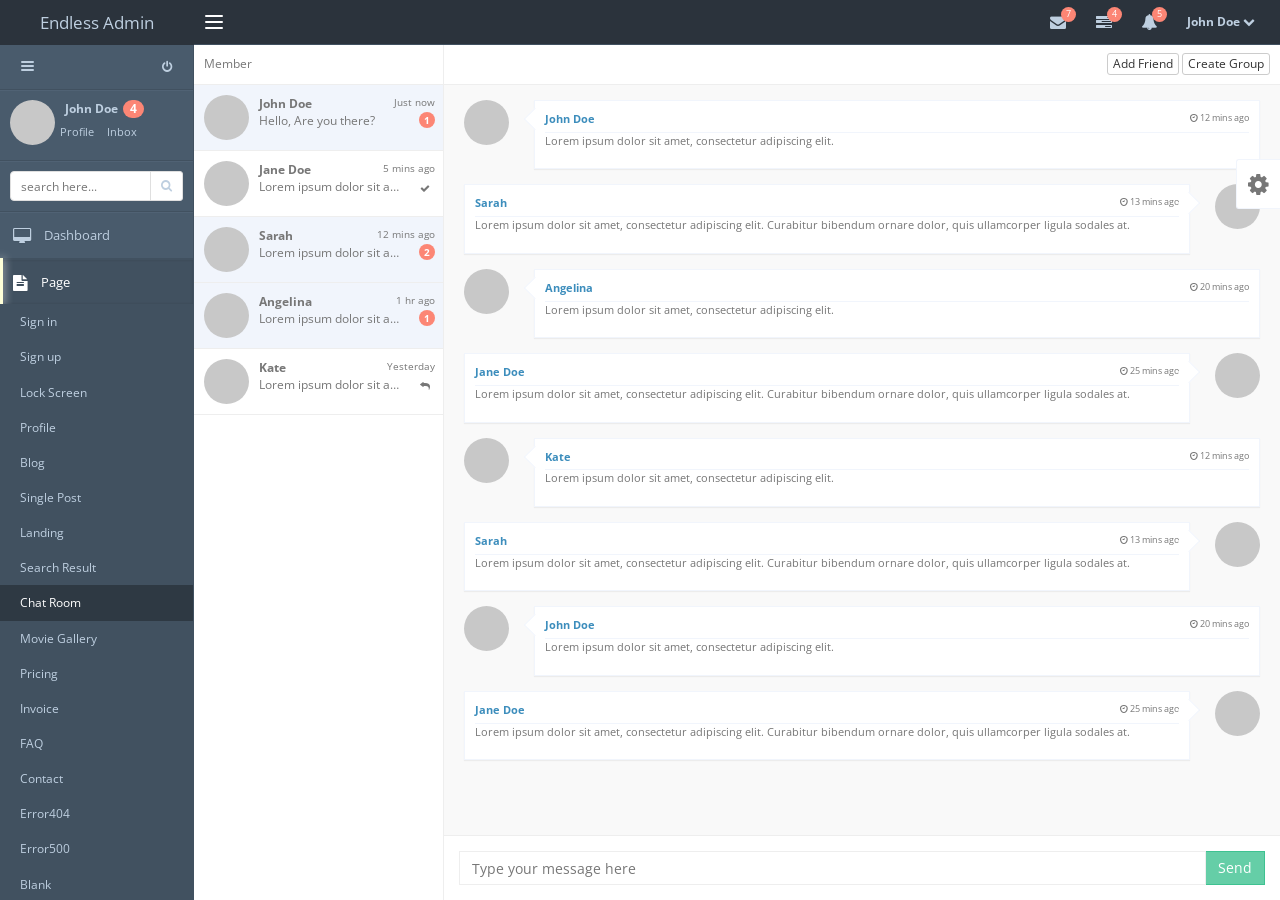
<file: BugDS/chat.html>
<!DOCTYPE html>
<html lang="en">
  <head>
    <meta charset="utf-8">
    <title>Endless Admin</title>
    <meta name="viewport" content="width=device-width, initial-scale=1.0 ,maximum-scale=1">
    <meta name="description" content="">
    <meta name="author" content="">

    <!-- Bootstrap core CSS -->
    <link href="bootstrap/css/bootstrap.min.css" rel="stylesheet">
	
	<!-- Font Awesome -->
	<link href="css/font-awesome.min.css" rel="stylesheet">

	<!-- Pace -->
	<link href="css/pace.css" rel="stylesheet">
	
	<!-- Endless -->
	<link href="css/endless.min.css" rel="stylesheet">
	<link href="css/endless-skin.css" rel="stylesheet">
	
  </head>

  <body style="overflow:hidden;">
	<!-- Overlay Div -->
	<div id="overlay" class="transparent"></div>

	<a href="" id="theme-setting-icon"><i class="fa fa-cog fa-lg"></i></a>
	<div id="theme-setting">
		<div class="title">
			<strong class="no-margin">Skin Color</strong>
		</div>
		<div class="theme-box">
			<a class="theme-color" style="background:#323447" id="default"></a>
			<a class="theme-color" style="background:#efefef" id="skin-1"></a>
			<a class="theme-color" style="background:#a93922" id="skin-2"></a>
			<a class="theme-color" style="background:#3e6b96" id="skin-3"></a>
			<a class="theme-color" style="background:#635247" id="skin-4"></a>
			<a class="theme-color" style="background:#3a3a3a" id="skin-5"></a>
			<a class="theme-color" style="background:#495B6C" id="skin-6"></a>
		</div>
		<div class="title">
			<strong class="no-margin">Sidebar Menu</strong>
		</div>
		<div class="theme-box">
			<label class="label-checkbox">
				<input type="checkbox" checked id="fixedSidebar">
				<span class="custom-checkbox"></span>
				Fixed Sidebar
			</label>
		</div>
	</div><!-- /theme-setting -->
	
	<div id="wrapper" class="preload">
		<div id="top-nav" class="fixed skin-6">
			<div class="brand">
				<span>Endless</span>
				<span class="text-toggle"> Admin</span>
			</div><!-- /brand -->
			<button type="button" class="navbar-toggle pull-left" id="sidebarToggle">
				<span class="icon-bar"></span>
				<span class="icon-bar"></span>
				<span class="icon-bar"></span>
			</button>
			<button type="button" class="navbar-toggle pull-left hide-menu" id="menuToggle">
				<span class="icon-bar"></span>
				<span class="icon-bar"></span>
				<span class="icon-bar"></span>
			</button>
			<ul class="nav-notification clearfix">
				<li class="dropdown">
					<a class="dropdown-toggle" data-toggle="dropdown" href="#">
						<i class="fa fa-envelope fa-lg"></i>
						<span class="notification-label bounceIn animation-delay4">7</span>
					</a>
					<ul class="dropdown-menu message dropdown-1">
						<li><a>You have 4 new unread messages</a></li>					  
						<li>
							<a class="clearfix" href="#">
								<img src="img/user.jpg" alt="User Avatar">
								<div class="detail">
									<strong>John Doe</strong>
									<p class="no-margin">
										Lorem ipsum dolor sit amet...
									</p>
									<small class="text-muted"><i class="fa fa-check text-success"></i> 27m ago</small>
								</div>
							</a>	
						</li>
						<li>
							<a class="clearfix" href="#">
								<img src="img/user2.jpg" alt="User Avatar">
								<div class="detail">
									<strong>Jane Doe</strong>
									<p class="no-margin">
										Lorem ipsum dolor sit amet...
									</p>
									<small class="text-muted"><i class="fa fa-check text-success"></i> 5hr ago</small>
								</div>
							</a>	
						</li>
						<li>
							<a class="clearfix" href="#">
								<img src="img/user.jpg" alt="User Avatar">
								<div class="detail">
									<strong>Bill Doe</strong>
									<p class="no-margin">
										Lorem ipsum dolor sit amet...
									</p>
									<small class="text-muted"><i class="fa fa-reply"></i> Yesterday</small>
								</div>
							</a>	
						</li>
						<li>
							<a class="clearfix" href="#">
								<img src="img/user2.jpg" alt="User Avatar">
								<div class="detail">
									<strong>Baby Doe</strong>
									<p class="no-margin">
										Lorem ipsum dolor sit amet...
									</p>
									<small class="text-muted"><i class="fa fa-reply"></i> 9 Feb 2013</small>
								</div>
							</a>	
						</li>
						<li><a href="#">View all messages</a></li>					  
					</ul>
				</li>
				<li class="dropdown hidden-xs">
					<a href="#" class="dropdown-toggle" data-toggle="dropdown">
						<i class="fa fa-tasks fa-lg"></i>
						<span class="notification-label bounceIn animation-delay5">4</span>
					</a>
					<ul class="dropdown-menu task dropdown-2">
						<li><a href="#">You have 4 tasks to complete</a></li>					  
						<li>
							<a href="#">
								<div class="clearfix">
									<span class="pull-left">Bug Fixes</span>
									<small class="pull-right text-muted">78%</small>
								</div>
								<div class="progress">
									<div class="progress-bar" style="width:78%"></div>
								</div>
							</a>
						</li>
						<li>
							<a href="#">
								<div class="clearfix">
									<span class="pull-left">Software Updating</span>
									<small class="pull-right text-muted">54%</small>
								</div>
								<div class="progress progress-striped">
									<div class="progress-bar progress-bar-success" style="width:54%"></div>
								</div>
							</a>
						</li>
						<li>
							<a href="#">
								<div class="clearfix">
									<span class="pull-left">Database Migration</span>
									<small class="pull-right text-muted">23%</small>
								</div>
								<div class="progress">
									<div class="progress-bar progress-bar-warning" style="width:23%"></div>
								</div>
							</a>
						</li>
						<li>
							<a href="#">
								<div class="clearfix">
									<span class="pull-left">Unit Testing</span>
									<small class="pull-right text-muted">92%</small>
								</div>
								<div class="progress progress-striped active">
									<div class="progress-bar progress-bar-danger " style="width:92%"></div>
								</div>
							</a>
						</li>
						<li><a href="#">View all tasks</a></li>					  
					</ul>
				</li>
				<li class="dropdown">
					<a class="dropdown-toggle" data-toggle="dropdown" href="#">
						<i class="fa fa-bell fa-lg"></i>
						<span class="notification-label bounceIn animation-delay6">5</span>
					</a>
					<ul class="dropdown-menu notification dropdown-3">
						<li><a href="#">You have 5 new notifications</a></li>					  
						<li>
							<a href="#">
								<span class="notification-icon bg-warning">
									<i class="fa fa-warning"></i>
								</span>
								<span class="m-left-xs">Server #2 not responding.</span>
								<span class="time text-muted">Just now</span>
							</a>
						</li>
						<li>
							<a href="#">
								<span class="notification-icon bg-success">
									<i class="fa fa-plus"></i>
								</span>
								<span class="m-left-xs">New user registration.</span>
								<span class="time text-muted">2m ago</span>
							</a>
						</li>
						<li>
							<a href="#">
								<span class="notification-icon bg-danger">
									<i class="fa fa-bolt"></i>
								</span>
								<span class="m-left-xs">Application error.</span>
								<span class="time text-muted">5m ago</span>
							</a>
						</li>
						<li>
							<a href="#">
								<span class="notification-icon bg-success">
									<i class="fa fa-usd"></i>
								</span>
								<span class="m-left-xs">2 items sold.</span>
								<span class="time text-muted">1hr ago</span>
							</a>
						</li>
						<li>
							<a href="#">
								<span class="notification-icon bg-success">
									<i class="fa fa-plus"></i>
								</span>
								<span class="m-left-xs">New user registration.</span>
								<span class="time text-muted">1hr ago</span>
							</a>
						</li>
						<li><a href="#">View all notifications</a></li>					  
					</ul>
				</li>
				<li class="profile dropdown">
					<a class="dropdown-toggle" data-toggle="dropdown" href="#">
						<strong>John Doe</strong>
						<span><i class="fa fa-chevron-down"></i></span>
					</a>
					<ul class="dropdown-menu">
						<li>
							<a class="clearfix" href="#">
								<img src="img/user.jpg" alt="User Avatar">
								<div class="detail">
									<strong>John Doe</strong>
									<p class="grey">John_Doe@email.com</p> 
								</div>
							</a>
						</li>
						<li><a tabindex="-1" href="profile.html" class="main-link"><i class="fa fa-edit fa-lg"></i> Edit profile</a></li>
						<li><a tabindex="-1" href="gallery.html" class="main-link"><i class="fa fa-picture-o fa-lg"></i> Photo Gallery</a></li>
						<li><a tabindex="-1" href="#" class="theme-setting"><i class="fa fa-cog fa-lg"></i> Setting</a></li>
						<li class="divider"></li>
						<li><a tabindex="-1" class="main-link logoutConfirm_open" href="#logoutConfirm"><i class="fa fa-lock fa-lg"></i> Log out</a></li>
					</ul>
				</li>
			</ul>
		</div><!-- /top-nav-->
		
		<aside class="fixed skin-6">	
			<div class="sidebar-inner scrollable-sidebar">
				<div class="size-toggle">
					<a class="btn btn-sm" id="sizeToggle">
						<span class="icon-bar"></span>
						<span class="icon-bar"></span>
						<span class="icon-bar"></span>
					</a>
					<a class="btn btn-sm pull-right logoutConfirm_open"  href="#logoutConfirm">
						<i class="fa fa-power-off"></i>
					</a>
				</div><!-- /size-toggle -->	
				<div class="user-block clearfix">
					<img src="img/user.jpg" alt="User Avatar">
					<div class="detail">
						<strong>John Doe</strong><span class="badge badge-danger m-left-xs bounceIn animation-delay4">4</span>
						<ul class="list-inline">
							<li><a href="profile.html">Profile</a></li>
							<li><a href="inbox.html" class="no-margin">Inbox</a></li>
						</ul>
					</div>
				</div><!-- /user-block -->
				<div class="search-block">
					<div class="input-group">
						<input type="text" class="form-control input-sm" placeholder="search here...">
						<span class="input-group-btn">
							<button class="btn btn-default btn-sm" type="button"><i class="fa fa-search"></i></button>
						</span>
					</div><!-- /input-group -->
				</div><!-- /search-block -->
				<div class="main-menu">
					<ul>
						<li>
							<a href="index.html">
								<span class="menu-icon">
									<i class="fa fa-desktop fa-lg"></i> 
								</span>
								<span class="text">
									Dashboard
								</span>
								<span class="menu-hover"></span>
							</a>
						</li>
						<li class="active openable open">
							<a href="#">
								<span class="menu-icon">
									<i class="fa fa-file-text fa-lg"></i> 
								</span>
								<span class="text">
									Page
								</span>
								<span class="menu-hover"></span>
							</a>
							<ul class="submenu">
								<li><a href="login.html"><span class="submenu-label">Sign in</span></a></li>
								<li><a href="register.html"><span class="submenu-label">Sign up</span></a></li>
								<li><a href="lock_screen.html"><span class="submenu-label">Lock Screen</span></a></li>
								<li><a href="profile.html"><span class="submenu-label">Profile</span></a></li>
								<li><a href="blog.html"><span class="submenu-label">Blog</span></a></li>
								<li><a href="single_post.html"><span class="submenu-label">Single Post</span></a></li>
								<li><a href="landing.html"><span class="submenu-label">Landing</span></a></li>
								<li><a href="search_result.html"><span class="submenu-label">Search Result</span></a></li>
								<li class="active"><a href="chat.html"><span class="submenu-label">Chat Room</span></a></li>
								<li><a href="movie.html"><span class="submenu-label">Movie Gallery</span></a></li>
								<li><a href="pricing.html"><span class="submenu-label">Pricing</span></a></li>
								<li><a href="invoice.html"><span class="submenu-label">Invoice</span></a></li>
								<li><a href="faq.html"><span class="submenu-label">FAQ</span></a></li>
								<li><a href="contact.html"><span class="submenu-label">Contact</span></a></li>
								<li><a href="error404.html"><span class="submenu-label">Error404</span></a></li>
								<li><a href="error500.html"><span class="submenu-label">Error500</span></a></li>
								<li><a href="blank.html"><span class="submenu-label">Blank</span></a></li>
							</ul>
						</li>
						<li class="openable">
							<a href="#">
								<span class="menu-icon">
									<i class="fa fa-tag fa-lg"></i> 
								</span>
								<span class="text">
									Component
								</span>
								<span class="badge badge-success bounceIn animation-delay5">9</span>
								<span class="menu-hover"></span>
							</a>
							<ul class="submenu">
								<li><a href="ui_element.html"><span class="submenu-label">UI Features</span></a></li>
								<li><a href="button.html"><span class="submenu-label">Button & Icons</span></a></li>
								<li><a href="tab.html"><span class="submenu-label">Tab</span></a></li>
								<li><a href="nestable_list.html"><span class="submenu-label">Nestable List</span></a></li>
								<li><a href="calendar.html"><span class="submenu-label">Calendar</span></a></li>
								<li><a href="table.html"><span class="submenu-label">Table</span></a></li>
								<li><a href="widget.html"><span class="submenu-label">Widget</span></a></li>
								<li><a href="form_element.html"><span class="submenu-label">Form Element</span></a></li>
								<li><a href="form_wizard.html"><span class="submenu-label">Form Wizard</span></a></li>
							</ul>
						</li>
						<li>
							<a href="timeline.html">
								<span class="menu-icon">
									<i class="fa fa-clock-o fa-lg"></i> 
								</span>
								<span class="text">
									Timeline
								</span>
								<span class="menu-hover"></span>
							</a>
						</li>
						<li>
							<a href="gallery.html">
								<span class="menu-icon">
									<i class="fa fa-picture-o fa-lg"></i> 
								</span>
								<span class="text">
									Gallery
								</span>
								<span class="menu-hover"></span>
							</a>
						</li>
						<li>
							<a href="inbox.html">
								<span class="menu-icon">
									<i class="fa fa-envelope fa-lg"></i> 
								</span>
								<span class="text">
									Inbox
								</span>
								<span class="badge badge-danger bounceIn animation-delay6">4</span>
								<span class="menu-hover"></span>
							</a>
						</li>
						<li>
							<a href="email_selection.html">
								<span class="menu-icon">
									<i class="fa fa-tasks fa-lg"></i> 
								</span>
								<span class="text">
									Email Template
								</span>
								<small class="badge badge-warning bounceIn animation-delay7">New</small>
								<span class="menu-hover"></span>
							</a>
						</li>
						<li class="openable">
							<a href="#">
								<span class="menu-icon">
									<i class="fa fa-magic fa-lg"></i> 
								</span>
								<span class="text">
									Multi-Level menu
								</span>
								<span class="menu-hover"></span>
							</a>
							<ul class="submenu">
								<li class="openable">
									<a href="#">
										<span class="submenu-label">menu 2.1</span>
										<span class="badge badge-danger bounceIn animation-delay1 pull-right">3</span>
									</a>
									<ul class="submenu third-level">
										<li><a href="#"><span class="submenu-label">menu 3.1</span></a></li>
										<li><a href="#"><span class="submenu-label">menu 3.2</span></a></li>
										<li class="openable">
											<a href="#">
												<span class="submenu-label">menu 3.3</span>
												<span class="badge badge-danger bounceIn animation-delay1 pull-right">2</span>
											</a>
											<ul class="submenu fourth-level">
												<li><a href="#"><span class="submenu-label">menu 4.1</span></a></li>
												<li><a href="#"><span class="submenu-label">menu 4.2</span></a></li>
											</ul>
										</li>
									</ul>
								</li>
								<li class="openable">
									<a href="#">
										<span class="submenu-label">menu 2.2</span>
										<span class="badge badge-success bounceIn animation-delay2 pull-right">3</span>
									</a>
									<ul class="submenu third-level">
										<li class="openable">
											<a href="#">
												<span class="submenu-label">menu 3.1</span>
												<span class="badge badge-success bounceIn animation-delay1 pull-right">2</span>
											</a>
											<ul class="submenu fourth-level">
												<li><a href="#"><span class="submenu-label">menu 4.1</span></a></li>
												<li><a href="#"><span class="submenu-label">menu 4.2</span></a></li>
											</ul>
										</li>
										<li><a href="#"><span class="submenu-label">menu 3.2</span></a></li>
										<li><a href="#"><span class="submenu-label">menu 3.3</span></a></li>
									</ul>
								</li>
							</ul>
						</li>
					</ul>
					
					<div class="alert alert-info">
						Welcome to Endless Admin. Do not forget to check all my pages. 
					</div>
				</div><!-- /main-menu -->
			</div><!-- /sidebar-inner scrollable-sidebar -->
		</aside>

		<div id="main-container">
			<div class="chat-wrapper">
				<div class="chat-sidebar border-right bg-white">
					<div class="border-bottom padding-sm" style="height: 40px;">
						Member
					</div>
					<ul class="friend-list">
						<li class="active bounceInDown">
							<a href="#" class="clearfix">
								<img src="img/user.jpg" alt="" class="img-circle">
								<div class="friend-name">	
									<strong>John Doe</strong>
								</div>
								<div class="last-message text-muted">Hello, Are you there?</div>
								<small class="time text-muted">Just now</small>
								<small class="chat-alert badge badge-danger">1</small>
							</a>
						</li>
						<li>
							<a href="#" class="clearfix">
								<img src="img/user2.jpg" alt="" class="img-circle">
								<div class="friend-name">	
									<strong>Jane Doe</strong>
								</div>
								<div class="last-message text-muted">Lorem ipsum dolor sit amet.</div>
								<small class="time text-muted">5 mins ago</small>
							<small class="chat-alert text-muted"><i class="fa fa-check"></i></small>
							</a>
						</li>
						<li class="active">
							<a href="#" class="clearfix">
								<img src="img/user3.jpg" alt="" class="img-circle">
								<div class="friend-name">	
									<strong>Sarah</strong>
								</div>
								<div class="last-message text-muted">Lorem ipsum dolor sit amet.</div>
								<small class="time text-muted">12 mins ago</small>
								<small class="chat-alert badge badge-danger">2</small>
							</a>
						</li>
						<li class="active">
							<a href="#" class="clearfix">
								<img src="img/user4.jpg" alt="" class="img-circle">
								<div class="friend-name">	
									<strong>Angelina</strong>
								</div>
								<div class="last-message text-muted">Lorem ipsum dolor sit amet.</div>
								<small class="time text-muted">1 hr ago</small>
								<small class="chat-alert badge badge-danger">1</small>
							</a>
						</li>
						<li>
							<a href="#" class="clearfix">
								<img src="img/user5.jpg" alt="" class="img-circle">
								<div class="friend-name">	
									<strong>Kate</strong>
								</div>
								<div class="last-message text-muted">Lorem ipsum dolor sit amet.</div>
								<small class="time text-muted">Yesterday</small>
								<small class="chat-alert text-muted"><i class="fa fa-reply"></i></small>
							</a>
						</li>
					</ul>
				</div>
			
				<div class="chat-inner scrollable-div">
					<div class="chat-header bg-white">
						<button type="button" class="navbar-toggle" id="friendListToggle">
							<i class="fa fa-comment fa-lg"></i>
							<span class="notification-label bounceIn animation-delay4">7</span>
						</button>
						<div class="pull-right">
							<a class="btn btn-xs btn-default">Add Friend</a>
							<a class="btn btn-xs btn-default">Create Group</a>
						</div>
					</div>
					
					<div class="chat-message">
						<ul class="chat">
							<li class="left clearfix">
								<span class="chat-img pull-left">
									<img src="img/user.jpg" alt="User Avatar">
								</span>
								<div class="chat-body clearfix">
									<div class="header">
										<strong class="primary-font">John Doe</strong>
										<small class="pull-right text-muted"><i class="fa fa-clock-o"></i> 12 mins ago</small>
									</div>
									<p>
										Lorem ipsum dolor sit amet, consectetur adipiscing elit.
									</p>
								</div>
							</li>
							<li class="right clearfix">
								<span class="chat-img pull-right">
									<img src="img/user3.jpg" alt="User Avatar">
								</span>
								<div class="chat-body clearfix">
									<div class="header">
										<strong class="primary-font">Sarah</strong>
										<small class="pull-right text-muted"><i class="fa fa-clock-o"></i> 13 mins ago</small>
									</div>
									<p>
										Lorem ipsum dolor sit amet, consectetur adipiscing elit. Curabitur bibendum ornare dolor, quis ullamcorper ligula sodales at. 
									</p>
								</div>
							</li>
							<li class="left clearfix">
								<span class="chat-img pull-left">
									<img src="img/user4.jpg" alt="User Avatar">
								</span>
								<div class="chat-body clearfix">
									<div class="header">
										<strong class="primary-font">Angelina</strong>
										<small class="pull-right text-muted"><i class="fa fa-clock-o"></i> 20 mins ago</small>
									</div>
									<p>
										Lorem ipsum dolor sit amet, consectetur adipiscing elit. 
									</p>
								</div>
							</li>
							<li class="right clearfix">
								<span class="chat-img pull-right">
									<img src="img/user2.jpg" alt="User Avatar">
								</span>
								<div class="chat-body clearfix">
									<div class="header">
										<strong class="primary-font">Jane Doe</strong>
										<small class="pull-right text-muted"><i class="fa fa-clock-o"></i> 25 mins ago</small>
									</div>
									<p>
										Lorem ipsum dolor sit amet, consectetur adipiscing elit. Curabitur bibendum ornare dolor, quis ullamcorper ligula sodales at. 
									</p>
								</div>
							</li>
							<li class="left clearfix">
								<span class="chat-img pull-left">
									<img src="img/user5.jpg" alt="User Avatar">
								</span>
								<div class="chat-body clearfix">
									<div class="header">
										<strong class="primary-font">Kate</strong>
										<small class="pull-right text-muted"><i class="fa fa-clock-o"></i> 12 mins ago</small>
									</div>
									<p>
										Lorem ipsum dolor sit amet, consectetur adipiscing elit.
									</p>
								</div>
							</li>
							<li class="right clearfix">
								<span class="chat-img pull-right">
									<img src="img/user3.jpg" alt="User Avatar">
								</span>
								<div class="chat-body clearfix">
									<div class="header">
										<strong class="primary-font">Sarah</strong>
										<small class="pull-right text-muted"><i class="fa fa-clock-o"></i> 13 mins ago</small>
									</div>
									<p>
										Lorem ipsum dolor sit amet, consectetur adipiscing elit. Curabitur bibendum ornare dolor, quis ullamcorper ligula sodales at. 
									</p>
								</div>
							</li>
							<li class="left clearfix">
								<span class="chat-img pull-left">
									<img src="img/user.jpg" alt="User Avatar">
								</span>
								<div class="chat-body clearfix">
									<div class="header">
										<strong class="primary-font">John Doe</strong>
										<small class="pull-right text-muted"><i class="fa fa-clock-o"></i> 20 mins ago</small>
									</div>
									<p>
										Lorem ipsum dolor sit amet, consectetur adipiscing elit. 
									</p>
								</div>
							</li>
							<li class="right clearfix">
								<span class="chat-img pull-right">
									<img src="img/user2.jpg" alt="User Avatar">
								</span>
								<div class="chat-body clearfix">
									<div class="header">
										<strong class="primary-font">Jane Doe</strong>
										<small class="pull-right text-muted"><i class="fa fa-clock-o"></i> 25 mins ago</small>
									</div>
									<p>
										Lorem ipsum dolor sit amet, consectetur adipiscing elit. Curabitur bibendum ornare dolor, quis ullamcorper ligula sodales at. 
									</p>
								</div>
							</li>
						</ul>
					</div>				
					<div class="chat-box bg-white">
						<div class="input-group">
							<input class="form-control border no-shadow no-rounded" placeholder="Type your message here">
							<span class="input-group-btn">
								<button class="btn btn-success no-rounded" type="button">Send</button>
							</span>
						</div><!-- /input-group -->	
					</div>
				</div>
				
			</div><!-- /chat-wrapper -->
		</div><!-- /main-container -->
	</div><!-- /wrapper -->

	<a href="" id="scroll-to-top" class="hidden-print"><i class="fa fa-chevron-up"></i></a>
	
	<!-- Logout confirmation -->
	<div class="custom-popup width-100" id="logoutConfirm">
		<div class="padding-md">
			<h4 class="m-top-none"> Do you want to logout?</h4>
		</div>

		<div class="text-center">
			<a class="btn btn-success m-right-sm" href="login.html">Logout</a>
			<a class="btn btn-danger logoutConfirm_close">Cancel</a>
		</div>
	</div>
	
    <!-- Le javascript
    ================================================== -->
    <!-- Placed at the end of the document so the pages load faster -->
	
	<!-- Jquery -->
	<script src="js/jquery-1.10.2.min.js"></script>
	
	<!-- Bootstrap -->
    <script src="bootstrap/js/bootstrap.min.js"></script>
   
	<!-- Modernizr -->
	<script src='js/modernizr.min.js'></script>
   
    <!-- Pace -->
	<script src='js/pace.min.js'></script>
	
	<!-- Popup Overlay -->
	<script src='js/jquery.popupoverlay.min.js'></script>
   
    <!-- Slimscroll -->
	<script src='js/jquery.slimscroll.min.js'></script>
   
	<!-- Cookie -->
	<script src='js/jquery.cookie.min.js'></script>

	<!-- Endless -->
	<script src="js/endless/endless.js"></script>
	
	<script>
		$(function()	{
			$('#friendListToggle').click(function()	{
				$('.chat-wrapper').toggleClass('sidebar-display');
			});
			
			$('.scrollable-div').slimScroll({
				height: '100%',
				size: '3px'
			});
			
			document.ontouchmove = function(e){
			   if(disableScroll){
				 e.preventDefault();
			   } 
			}
		});
	</script>
	
  </body>
</html>
</file>
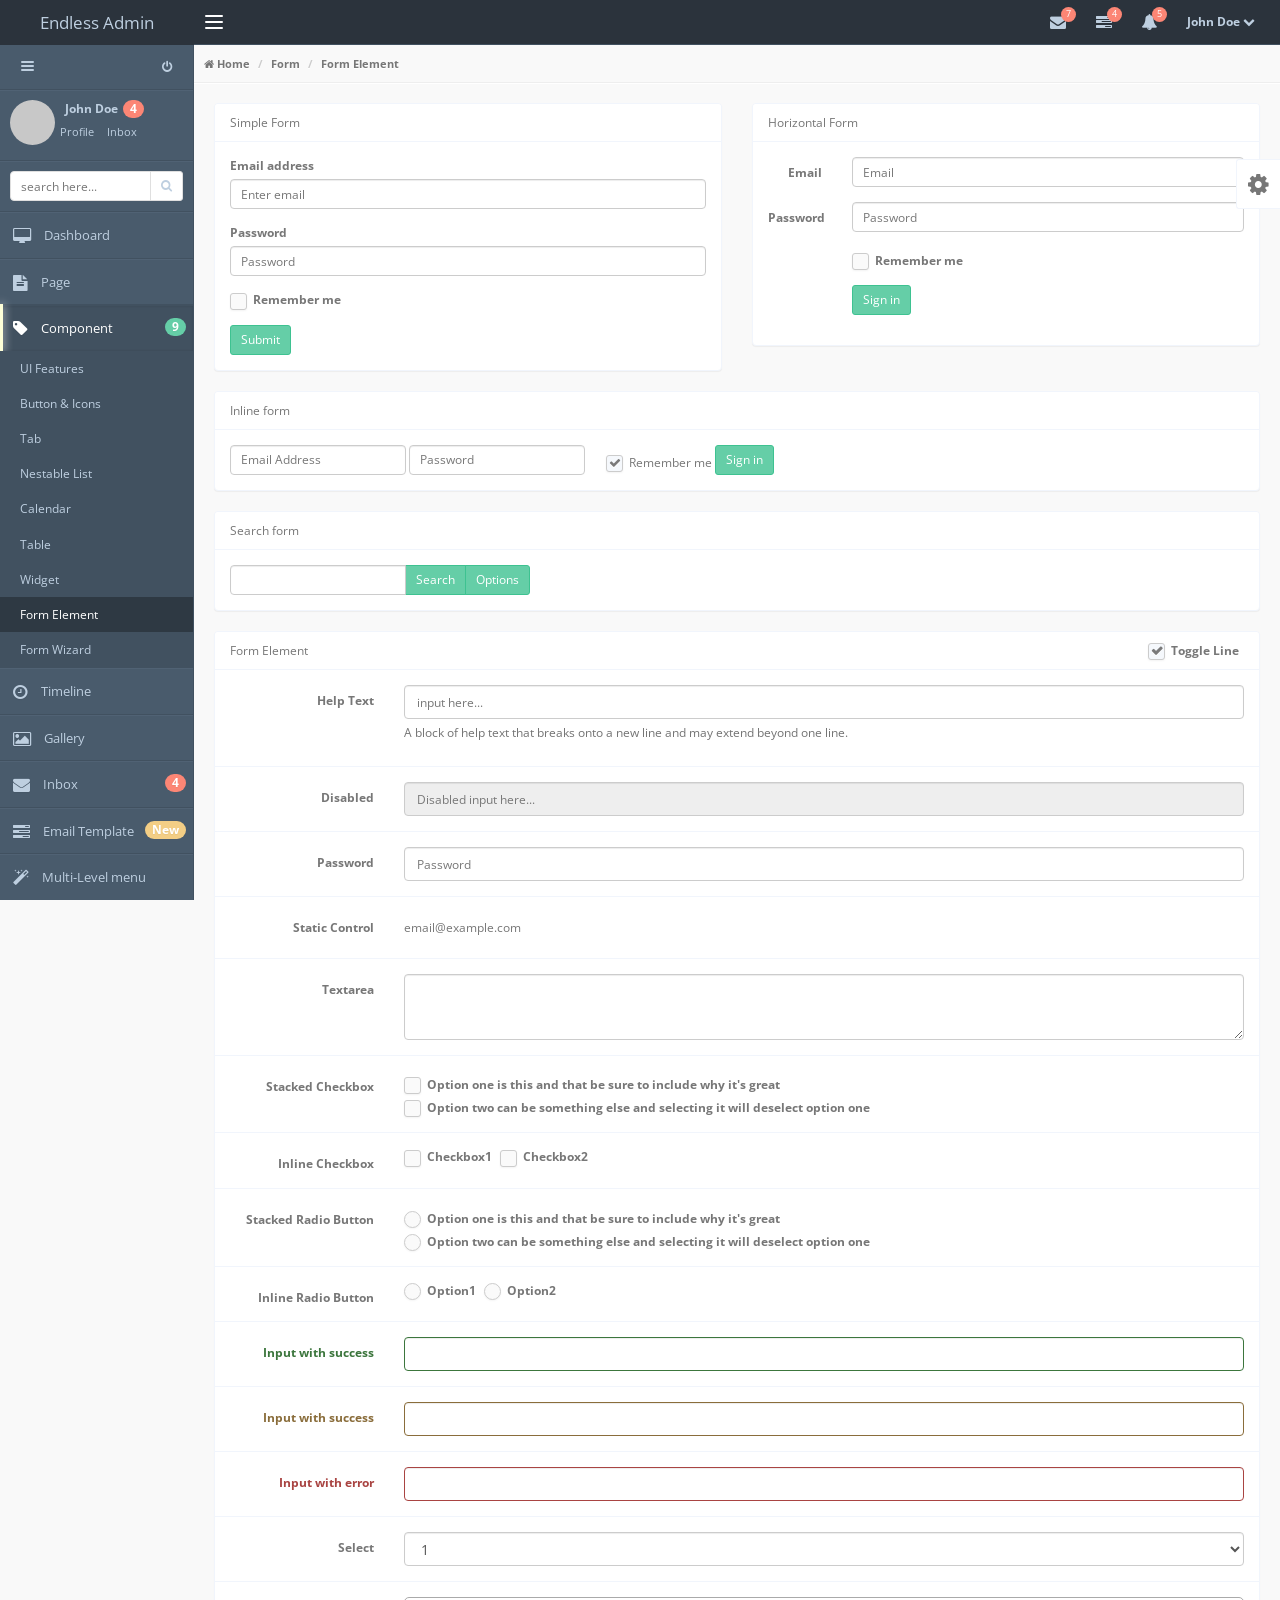
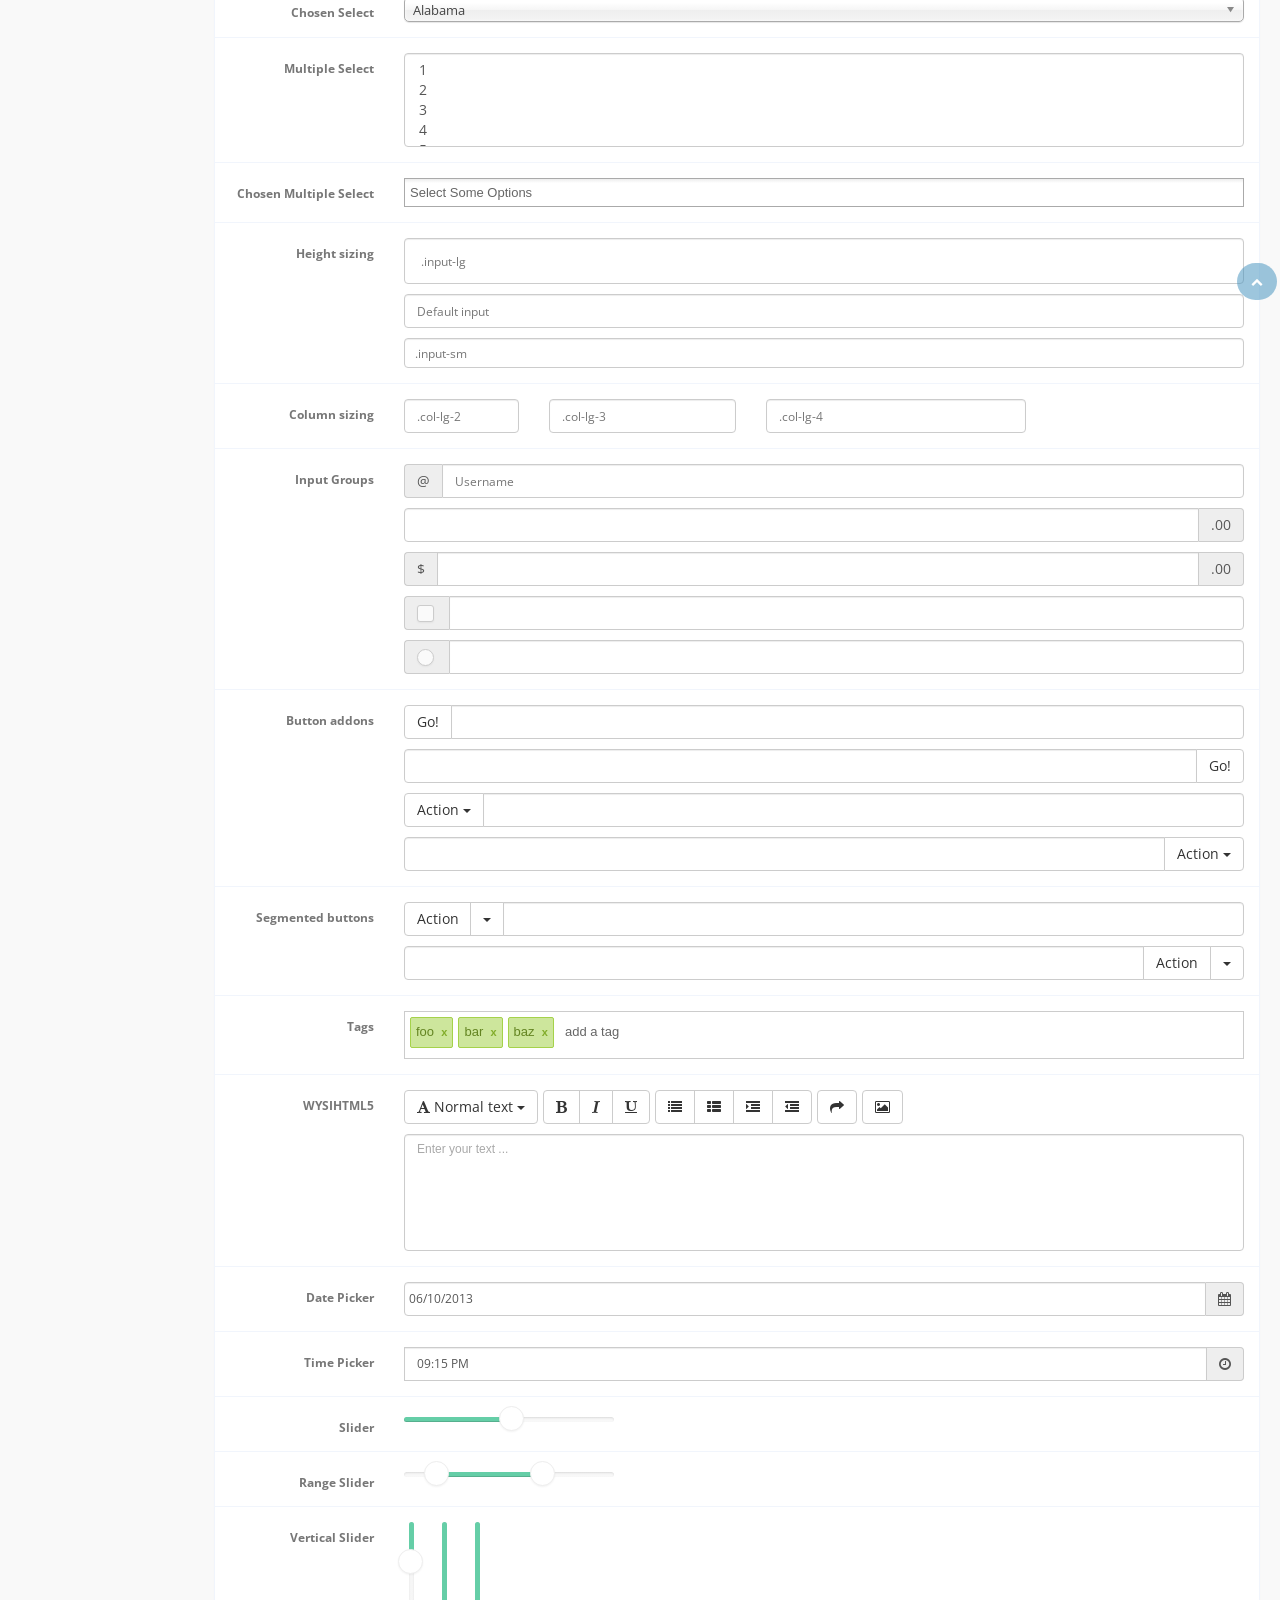
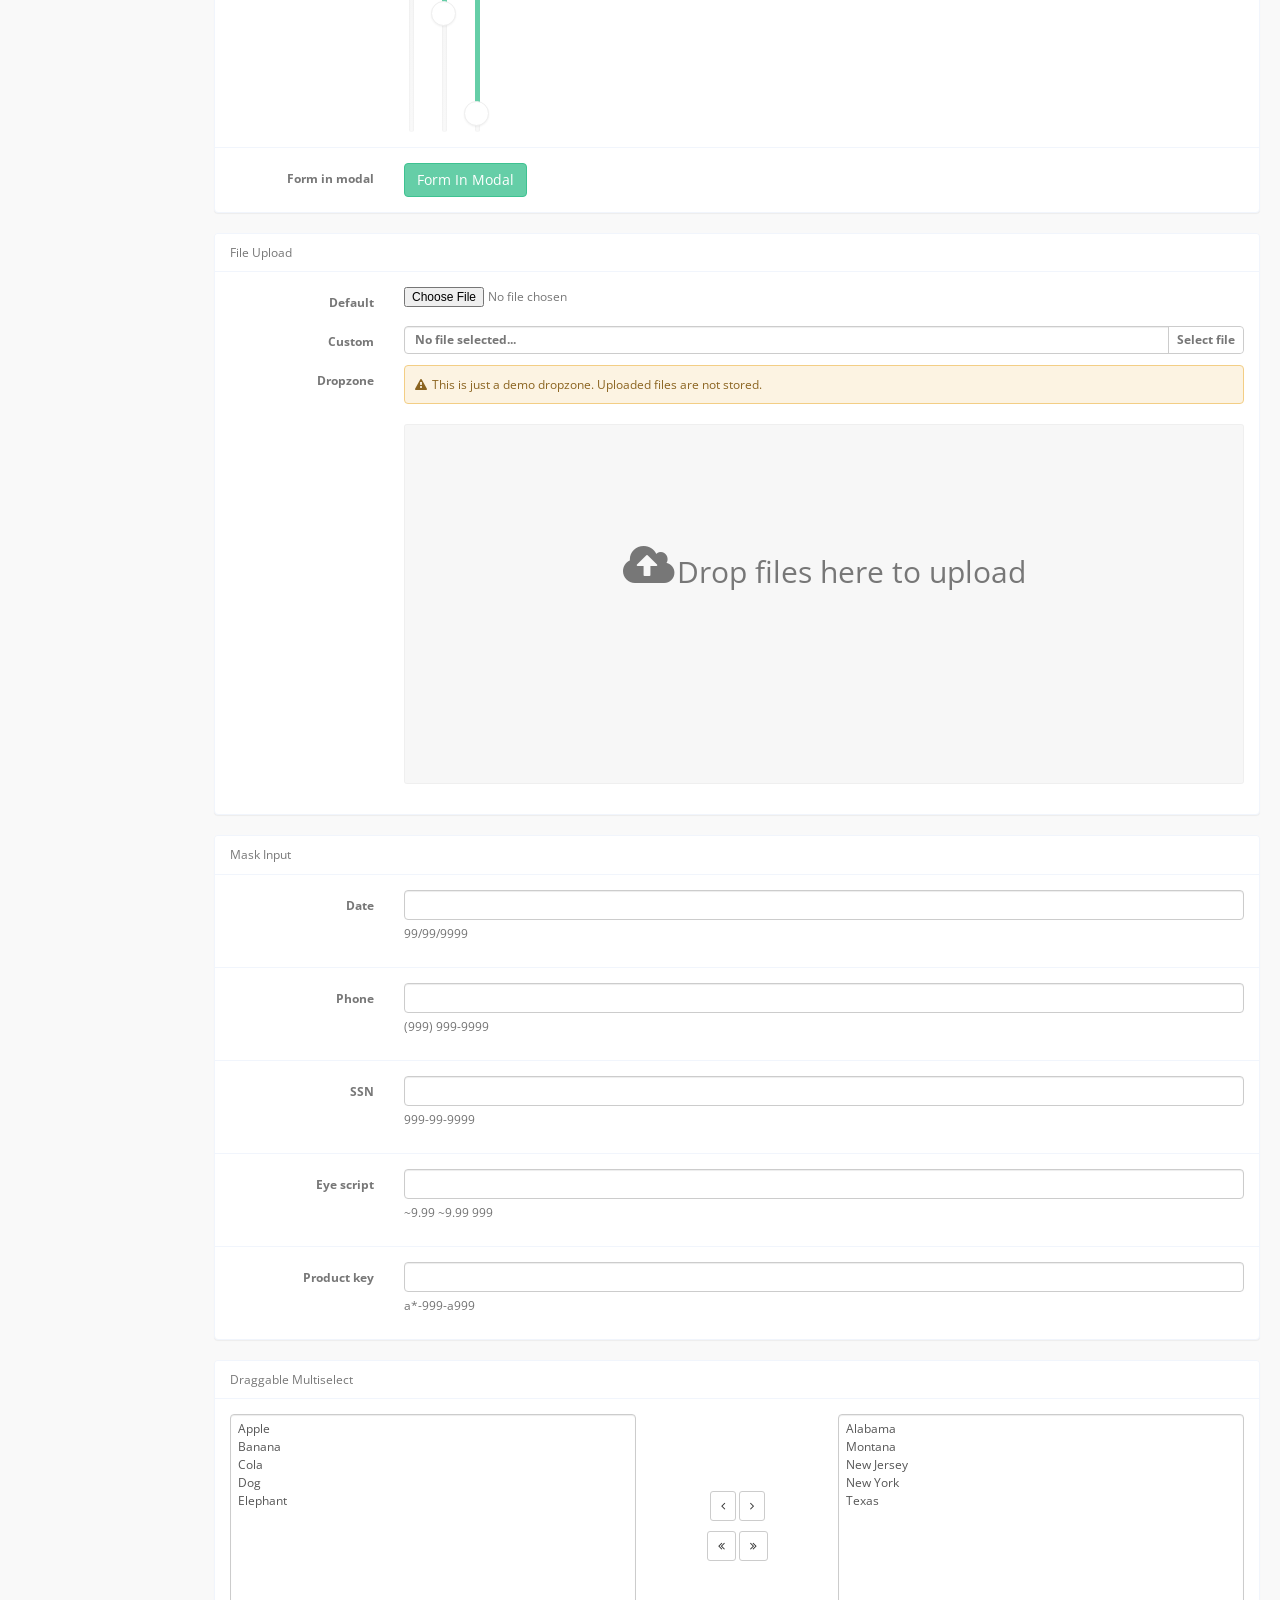
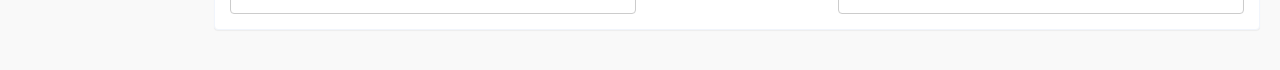
<file: BugDS/form_element.html>
<!DOCTYPE html>
<html lang="en">
  <head>
    <meta charset="utf-8">
    <title>Endless Admin</title>
    <meta name="viewport" content="width=device-width, initial-scale=1.0">
    <meta name="description" content="">
    <meta name="author" content="">

    <!-- Bootstrap core CSS -->
    <link href="bootstrap/css/bootstrap.min.css" rel="stylesheet">
	
	<!-- Font Awesome -->
	<link href="css/font-awesome.min.css" rel="stylesheet">
	
	<!-- Pace -->
	<link href="css/pace.css" rel="stylesheet">
	
	<!-- Chosen -->
	<link href="css/chosen/chosen.min.css" rel="stylesheet"/>

	<!-- Datepicker -->
	<link href="css/datepicker.css" rel="stylesheet"/>
	
	<!-- Timepicker -->
	<link href="css/bootstrap-timepicker.css" rel="stylesheet"/>
	
	<!-- Slider -->
	<link href="css/slider.css" rel="stylesheet"/>
	
	<!-- Tag input -->
	<link href="css/jquery.tagsinput.css" rel="stylesheet"/>

	<!-- WYSIHTML5 -->
	<link href="css/bootstrap-wysihtml5.css" rel="stylesheet"/>
	
	<!-- Dropzone -->
	<link href='css/dropzone/dropzone.css' rel="stylesheet"/>
	
	<!-- Endless -->
	<link href="css/endless.min.css" rel="stylesheet">
	<link href="css/endless-skin.css" rel="stylesheet">
	
  </head>

  <body class="overflow-hidden">
	<!-- Overlay Div -->
	<div id="overlay" class="transparent"></div>
	
	<a href="" id="theme-setting-icon"><i class="fa fa-cog fa-lg"></i></a>
	<div id="theme-setting">
		<div class="title">
			<strong class="no-margin">Skin Color</strong>
		</div>
		<div class="theme-box">
			<a class="theme-color" style="background:#323447" id="default"></a>
			<a class="theme-color" style="background:#efefef" id="skin-1"></a>
			<a class="theme-color" style="background:#a93922" id="skin-2"></a>
			<a class="theme-color" style="background:#3e6b96" id="skin-3"></a>
			<a class="theme-color" style="background:#635247" id="skin-4"></a>
			<a class="theme-color" style="background:#3a3a3a" id="skin-5"></a>
			<a class="theme-color" style="background:#495B6C" id="skin-6"></a>
		</div>
		<div class="title">
			<strong class="no-margin">Sidebar Menu</strong>
		</div>
		<div class="theme-box">
			<label class="label-checkbox">
				<input type="checkbox" checked id="fixedSidebar">
				<span class="custom-checkbox"></span>
				Fixed Sidebar
			</label>
		</div>
	</div><!-- /theme-setting -->

	<div id="wrapper" class="preload">
		<div id="top-nav" class="skin-6 fixed">
			<div class="brand">
				<span>Endless</span>
				<span class="text-toggle"> Admin</span>
			</div><!-- /brand -->
			<button type="button" class="navbar-toggle pull-left" id="sidebarToggle">
				<span class="icon-bar"></span>
				<span class="icon-bar"></span>
				<span class="icon-bar"></span>
			</button>
			<button type="button" class="navbar-toggle pull-left hide-menu" id="menuToggle">
				<span class="icon-bar"></span>
				<span class="icon-bar"></span>
				<span class="icon-bar"></span>
			</button>
			<ul class="nav-notification clearfix">
				<li class="dropdown">
					<a class="dropdown-toggle" data-toggle="dropdown" href="#">
						<i class="fa fa-envelope fa-lg"></i>
						<span class="notification-label bounceIn animation-delay4">7</span>
					</a>
					<ul class="dropdown-menu message dropdown-1">
						<li><a>You have 4 new unread messages</a></li>					  
						<li>
							<a class="clearfix" href="#">
								<img src="img/user.jpg" alt="User Avatar">
								<div class="detail">
									<strong>John Doe</strong>
									<p class="no-margin">
										Lorem ipsum dolor sit amet...
									</p>
									<small class="text-muted"><i class="fa fa-check text-success"></i> 27m ago</small>
								</div>
							</a>	
						</li>
						<li>
							<a class="clearfix" href="#">
								<img src="img/user2.jpg" alt="User Avatar">
								<div class="detail">
									<strong>Jane Doe</strong>
									<p class="no-margin">
										Lorem ipsum dolor sit amet...
									</p>
									<small class="text-muted"><i class="fa fa-check text-success"></i> 5hr ago</small>
								</div>
							</a>	
						</li>
						<li>
							<a class="clearfix" href="#">
								<img src="img/user.jpg" alt="User Avatar">
								<div class="detail">
									<strong>Bill Doe</strong>
									<p class="no-margin">
										Lorem ipsum dolor sit amet...
									</p>
									<small class="text-muted"><i class="fa fa-reply"></i> Yesterday</small>
								</div>
							</a>	
						</li>
						<li>
							<a class="clearfix" href="#">
								<img src="img/user2.jpg" alt="User Avatar">
								<div class="detail">
									<strong>Baby Doe</strong>
									<p class="no-margin">
										Lorem ipsum dolor sit amet...
									</p>
									<small class="text-muted"><i class="fa fa-reply"></i> 9 Feb 2013</small>
								</div>
							</a>	
						</li>
						<li><a href="#">View all messages</a></li>					  
					</ul>
				</li>
				<li class="dropdown hidden-xs">
					<a href="#" class="dropdown-toggle" data-toggle="dropdown">
						<i class="fa fa-tasks fa-lg"></i>
						<span class="notification-label bounceIn animation-delay5">4</span>
					</a>
					<ul class="dropdown-menu task dropdown-2">
						<li><a href="#">You have 4 tasks to complete</a></li>					  
						<li>
							<a href="#">
								<div class="clearfix">
									<span class="pull-left">Bug Fixes</span>
									<small class="pull-right text-muted">78%</small>
								</div>
								<div class="progress">
									<div class="progress-bar" style="width:78%"></div>
								</div>
							</a>
						</li>
						<li>
							<a href="#">
								<div class="clearfix">
									<span class="pull-left">Software Updating</span>
									<small class="pull-right text-muted">54%</small>
								</div>
								<div class="progress progress-striped">
									<div class="progress-bar progress-bar-success" style="width:54%"></div>
								</div>
							</a>
						</li>
						<li>
							<a href="#">
								<div class="clearfix">
									<span class="pull-left">Database Migration</span>
									<small class="pull-right text-muted">23%</small>
								</div>
								<div class="progress">
									<div class="progress-bar progress-bar-warning" style="width:23%"></div>
								</div>
							</a>
						</li>
						<li>
							<a href="#">
								<div class="clearfix">
									<span class="pull-left">Unit Testing</span>
									<small class="pull-right text-muted">92%</small>
								</div>
								<div class="progress progress-striped active">
									<div class="progress-bar progress-bar-danger " style="width:92%"></div>
								</div>
							</a>
						</li>
						<li><a href="#">View all tasks</a></li>					  
					</ul>
				</li>
				<li class="dropdown">
					<a class="dropdown-toggle" data-toggle="dropdown" href="#">
						<i class="fa fa-bell fa-lg"></i>
						<span class="notification-label bounceIn animation-delay6">5</span>
					</a>
					<ul class="dropdown-menu notification dropdown-3">
						<li><a href="#">You have 5 new notifications</a></li>					  
						<li>
							<a href="#">
								<span class="notification-icon bg-warning">
									<i class="fa fa-warning"></i>
								</span>
								<span class="m-left-xs">Server #2 not responding.</span>
								<span class="time text-muted">Just now</span>
							</a>
						</li>
						<li>
							<a href="#">
								<span class="notification-icon bg-success">
									<i class="fa fa-plus"></i>
								</span>
								<span class="m-left-xs">New user registration.</span>
								<span class="time text-muted">2m ago</span>
							</a>
						</li>
						<li>
							<a href="#">
								<span class="notification-icon bg-danger">
									<i class="fa fa-bolt"></i>
								</span>
								<span class="m-left-xs">Application error.</span>
								<span class="time text-muted">5m ago</span>
							</a>
						</li>
						<li>
							<a href="#">
								<span class="notification-icon bg-success">
									<i class="fa fa-usd"></i>
								</span>
								<span class="m-left-xs">2 items sold.</span>
								<span class="time text-muted">1hr ago</span>
							</a>
						</li>
						<li>
							<a href="#">
								<span class="notification-icon bg-success">
									<i class="fa fa-plus"></i>
								</span>
								<span class="m-left-xs">New user registration.</span>
								<span class="time text-muted">1hr ago</span>
							</a>
						</li>
						<li><a href="#">View all notifications</a></li>					  
					</ul>
				</li>
				<li class="profile dropdown">
					<a class="dropdown-toggle" data-toggle="dropdown" href="#">
						<strong>John Doe</strong>
						<span><i class="fa fa-chevron-down"></i></span>
					</a>
					<ul class="dropdown-menu">
						<li>
							<a class="clearfix" href="#">
								<img src="img/user.jpg" alt="User Avatar">
								<div class="detail">
									<strong>John Doe</strong>
									<p class="grey">John_Doe@email.com</p> 
								</div>
							</a>
						</li>
						<li><a tabindex="-1" href="profile.html" class="main-link"><i class="fa fa-edit fa-lg"></i> Edit profile</a></li>
						<li><a tabindex="-1" href="gallery.html" class="main-link"><i class="fa fa-picture-o fa-lg"></i> Photo Gallery</a></li>
						<li><a tabindex="-1" href="#" class="theme-setting"><i class="fa fa-cog fa-lg"></i> Setting</a></li>
						<li class="divider"></li>
						<li><a tabindex="-1" class="main-link logoutConfirm_open" href="#logoutConfirm"><i class="fa fa-lock fa-lg"></i> Log out</a></li>
					</ul>
				</li>
			</ul>
		</div><!-- /top-nav-->
		
		<aside class="fixed skin-6">		
			<div class="sidebar-inner scrollable-sidebar">
				<div class="size-toggle">
					<a class="btn btn-sm" id="sizeToggle">
						<span class="icon-bar"></span>
						<span class="icon-bar"></span>
						<span class="icon-bar"></span>
					</a>
					<a class="btn btn-sm pull-right logoutConfirm_open"  href="#logoutConfirm">
						<i class="fa fa-power-off"></i>
					</a>
				</div><!-- /size-toggle -->	
				<div class="user-block clearfix">
					<img src="img/user.jpg" alt="User Avatar">
					<div class="detail">
						<strong>John Doe</strong><span class="badge badge-danger bounceIn animation-delay4 m-left-xs">4</span>
						<ul class="list-inline">
							<li><a href="profile.html">Profile</a></li>
							<li><a href="inbox.html" class="no-margin">Inbox</a></li>
						</ul>
					</div>
				</div><!-- /user-block -->
				<div class="search-block">
					<div class="input-group">
						<input type="text" class="form-control input-sm" placeholder="search here...">
						<span class="input-group-btn">
							<button class="btn btn-default btn-sm" type="button"><i class="fa fa-search"></i></button>
						</span>
					</div><!-- /input-group -->
				</div><!-- /search-block -->
				<div class="main-menu">
					<ul>
						<li>
							<a href="index.html">
								<span class="menu-icon">
									<i class="fa fa-desktop fa-lg"></i> 
								</span>
								<span class="text">
									Dashboard
								</span>
								<span class="menu-hover"></span>
							</a>
						</li>
						<li class="openable">
							<a href="#">
								<span class="menu-icon">
									<i class="fa fa-file-text fa-lg"></i> 
								</span>
								<span class="text">
									Page
								</span>
								<span class="menu-hover"></span>
							</a>
							<ul class="submenu">
								<li><a href="login.html"><span class="submenu-label">Sign in</span></a></li>
								<li><a href="register.html"><span class="submenu-label">Sign up</span></a></li>
								<li><a href="lock_screen.html"><span class="submenu-label">Lock Screen</span></a></li>
								<li><a href="profile.html"><span class="submenu-label">Profile</span></a></li>
								<li><a href="blog.html"><span class="submenu-label">Blog</span></a></li>
								<li><a href="single_post.html"><span class="submenu-label">Single Post</span></a></li>
								<li><a href="landing.html"><span class="submenu-label">Landing</span></a></li>
								<li><a href="search_result.html"><span class="submenu-label">Search Result</span></a></li>
								<li><a href="chat.html"><span class="submenu-label">Chat Room</span></a></li>
								<li><a href="movie.html"><span class="submenu-label">Movie Gallery</span></a></li>
								<li><a href="pricing.html"><span class="submenu-label">Pricing</span></a></li>
								<li><a href="invoice.html"><span class="submenu-label">Invoice</span></a></li>
								<li><a href="faq.html"><span class="submenu-label">FAQ</span></a></li>
								<li><a href="contact.html"><span class="submenu-label">Contact</span></a></li>
								<li><a href="error404.html"><span class="submenu-label">Error404</span></a></li>
								<li><a href="error500.html"><span class="submenu-label">Error500</span></a></li>
								<li><a href="blank.html"><span class="submenu-label">Blank</span></a></li>
							</ul>
						</li>
						<li class="active openable open">
							<a href="#">
								<span class="menu-icon">
									<i class="fa fa-tag fa-lg"></i> 
								</span>
								<span class="text">
									Component
								</span>
								<span class="badge badge-success bounceIn animation-delay5">9</span>
								<span class="menu-hover"></span>
							</a>
							<ul class="submenu">
								<li><a href="ui_element.html"><span class="submenu-label">UI Features</span></a></li>
								<li><a href="button.html"><span class="submenu-label">Button & Icons</span></a></li>
								<li><a href="tab.html"><span class="submenu-label">Tab</span></a></li>
								<li><a href="nestable_list.html"><span class="submenu-label">Nestable List</span></a></li>
								<li><a href="calendar.html"><span class="submenu-label">Calendar</span></a></li>
								<li><a href="table.html"><span class="submenu-label">Table</span></a></li>
								<li><a href="widget.html"><span class="submenu-label">Widget</span></a></li>
								<li class="active"><a href="form_element.html"><span class="submenu-label">Form Element</span></a></li>
								<li><a href="form_wizard.html"><span class="submenu-label">Form Wizard</span></a></li>
							</ul>
						</li>
						<li>
							<a href="timeline.html">
								<span class="menu-icon">
									<i class="fa fa-clock-o fa-lg"></i> 
								</span>
								<span class="text">
									Timeline
								</span>
								<span class="menu-hover"></span>
							</a>
						</li>
						<li>
							<a href="gallery.html">
								<span class="menu-icon">
									<i class="fa fa-picture-o fa-lg"></i> 
								</span>
								<span class="text">
									Gallery
								</span>
								<span class="menu-hover"></span>
							</a>
						</li>
						<li>
							<a href="inbox.html">
								<span class="menu-icon">
									<i class="fa fa-envelope fa-lg"></i> 
								</span>
								<span class="text">
									Inbox
								</span>
								<span class="badge badge-danger bounceIn animation-delay6">4</span>
								<span class="menu-hover"></span>
							</a>
						</li>
						<li>
							<a href="email_selection.html">
								<span class="menu-icon">
									<i class="fa fa-tasks fa-lg"></i> 
								</span>
								<span class="text">
									Email Template
								</span>
								<small class="badge badge-warning bounceIn animation-delay7">New</small>
								<span class="menu-hover"></span>
							</a>
						</li>
						<li class="openable">
							<a href="#">
								<span class="menu-icon">
									<i class="fa fa-magic fa-lg"></i> 
								</span>
								<span class="text">
									Multi-Level menu
								</span>
								<span class="menu-hover"></span>
							</a>
							<ul class="submenu">
								<li class="openable">
									<a href="#">
										<span class="submenu-label">menu 2.1</span>
										<span class="badge badge-danger bounceIn animation-delay1 pull-right">3</span>
									</a>
									<ul class="submenu third-level">
										<li><a href="#"><span class="submenu-label">menu 3.1</span></a></li>
										<li><a href="#"><span class="submenu-label">menu 3.2</span></a></li>
										<li class="openable">
											<a href="#">
												<span class="submenu-label">menu 3.3</span>
												<span class="badge badge-danger bounceIn animation-delay1 pull-right">2</span>
											</a>
											<ul class="submenu fourth-level">
												<li><a href="#"><span class="submenu-label">menu 4.1</span></a></li>
												<li><a href="#"><span class="submenu-label">menu 4.2</span></a></li>
											</ul>
										</li>
									</ul>
								</li>
								<li class="openable">
									<a href="#">
										<span class="submenu-label">menu 2.2</span>
										<span class="badge badge-success bounceIn animation-delay2 pull-right">3</span>
									</a>
									<ul class="submenu third-level">
										<li class="openable">
											<a href="#">
												<span class="submenu-label">menu 3.1</span>
												<span class="badge badge-success bounceIn animation-delay1 pull-right">2</span>
											</a>
											<ul class="submenu fourth-level">
												<li><a href="#"><span class="submenu-label">menu 4.1</span></a></li>
												<li><a href="#"><span class="submenu-label">menu 4.2</span></a></li>
											</ul>
										</li>
										<li><a href="#"><span class="submenu-label">menu 3.2</span></a></li>
										<li><a href="#"><span class="submenu-label">menu 3.3</span></a></li>
									</ul>
								</li>
							</ul>
						</li>
					</ul>
					
					<div class="alert alert-info">
						Welcome to Endless Admin. Do not forget to check all my pages. 
					</div>
				</div><!-- /main-menu -->
			</div><!-- /sidebar-inner scrollable-sidebar -->
		</aside>

		<div id="main-container">
			<div id="breadcrumb">
				<ul class="breadcrumb">
					 <li><i class="fa fa-home"></i><a href="index.html"> Home</a></li>
					 <li>Form</li>	 
					 <li class="active">Form Element</li>	 
				</ul>
			</div><!--breadcrumb-->
			<div class="padding-md">
				<div class="row">
					<div class="col-md-6">
						<div class="panel panel-default">
							<div class="panel-heading">Simple Form</div>
							<div class="panel-body">
								<form>
									<div class="form-group">
										<label for="exampleInputEmail1">Email address</label>
										<input type="email" class="form-control input-sm" id="exampleInputEmail1" placeholder="Enter email">
									</div><!-- /form-group -->
									<div class="form-group">
										<label for="exampleInputPassword1">Password</label>
										<input type="password" class="form-control input-sm" id="exampleInputPassword1" placeholder="Password">
									</div><!-- /form-group -->
									<div class="form-group">
										<label class="label-checkbox">
											<input type="checkbox">
											<span class="custom-checkbox"></span>
											Remember me
										</label>
									</div><!-- /form-group -->
									<button type="submit" class="btn btn-success btn-sm">Submit</button>
								</form>
							</div>
						</div><!-- /panel -->
					</div><!-- /.col -->
					<div class="col-md-6">
						<div class="panel panel-default">
							<div class="panel-heading">Horizontal Form</div>
							<div class="panel-body">
								<form class="form-horizontal">
									<div class="form-group">
										<label for="inputEmail1" class="col-lg-2 control-label">Email</label>
										<div class="col-lg-10">
											<input type="email" class="form-control input-sm" id="inputEmail1" placeholder="Email">
										</div><!-- /.col -->
									</div><!-- /form-group -->
									<div class="form-group">
										<label for="inputPassword1" class="col-lg-2 control-label">Password</label>
										<div class="col-lg-10">
											<input type="password" class="form-control input-sm" id="inputPassword1" placeholder="Password">
										</div><!-- /.col -->
									</div><!-- /form-group -->
									<div class="form-group">
										<div class="col-lg-offset-2 col-lg-10">
											<label class="label-checkbox">
												<input type="checkbox">
												<span class="custom-checkbox"></span>
												Remember me
											</label>
										</div><!-- /.col -->
									</div><!-- /form-group -->
									<div class="form-group">
										<div class="col-lg-offset-2 col-lg-10">
											<button type="submit" class="btn btn-success btn-sm">Sign in</button>
										</div><!-- /.col -->
									</div><!-- /form-group -->
								</form>
							</div>
						</div><!-- /panel -->
					</div><!-- /.col -->
				</div><!-- /.row -->
				<div class="panel panel-default">
					<div class="panel-heading">Inline form</div>
					<div class="panel-body">
						<form class="form-inline no-margin">
							<div class="form-group">
							    <label class="sr-only">Email address</label>
							    <input type="text" class="form-control input-sm" placeholder="Email Address">
							</div><!-- /form-group -->
							<div class="form-group">
							    <label class="sr-only">Password</label>
							    <input type="password" class="form-control input-sm" placeholder="Password">
							</div><!-- /form-group -->
						 	<div class="checkbox">
							    <label class="label-checkbox">
									<input type="checkbox" checked/>
									<span class="custom-checkbox"></span>
									 Remember me<br/>
								</label>
							</div><!-- /checkbox -->
							<button type="submit" class="btn btn-sm btn-success">Sign in</button>
						</form>
					</div>
				</div><!-- /panel -->
				<div class="panel panel-default">
					<div class="panel-heading">Search form</div>
					<div class="panel-body">
						<form class="form-inline no-margin">
							<div class="row">
								<div class="col-md-5">
									<div class="input-group">
							            <input type="text" class="form-control input-sm">
							            <div class="input-group-btn">
							            	<button type="button" class="btn btn-sm btn-success" tabindex="-1">Search</button>
							            	<button type="button" class="btn btn-sm btn-success dropdown-toggle" data-toggle="dropdown" tabindex="-1">
							                	Options
							              	</button>
							              	<ul class="dropdown-menu pull-right" role="menu">
								                <li><a href="#">Action</a></li>
								                <li><a href="#">Another action</a></li>
								                <li><a href="#">Something else here</a></li>
								                <li class="divider"></li>
								                <li><a href="#">Separated link</a></li>
							              	</ul>
							            </div> <!-- /input-group-btn -->
							        </div> <!-- /input-group -->
								</div><!-- /.col -->
							</div><!-- /.row -->
						</form>
					</div>
				</div><!-- /panel -->
				<div class="panel panel-default">
					<div class="panel-heading">
						Form Element
						<span class="pull-right">
							<label class="label-checkbox inline">
								<input type="checkbox" id="toggleLine" checked>
								<span class="custom-checkbox"></span>
								Toggle Line
							</label>
						</span>
					</div>
					<div class="panel-body">
						<form id="formToggleLine" class="form-horizontal no-margin form-border">
							<div class="form-group">
								<label class="col-lg-2 control-label">Help Text</label>
								<div class="col-lg-10">
									<input class="form-control" type="text" placeholder="input here...">
									<span class="help-block">A block of help text that breaks onto a new line and may extend beyond one line.</span>
								</div><!-- /.col -->
							</div><!-- /form-group -->
							<div class="form-group">
								<label class="col-lg-2 control-label">Disabled</label>
								<div class="col-lg-10">
									<input class="form-control" type="text" placeholder="Disabled input here..." disabled>
								</div><!-- /.col -->
							</div><!-- /form-group -->
							<div class="form-group">
								<label class="col-lg-2 control-label">Password</label>
								<div class="col-lg-10">
									<input class="form-control" type="password" placeholder="Password">
								</div><!-- /.col -->
							</div><!-- /form-group -->
							<div class="form-group">
								<label class="col-lg-2 control-label">Static Control</label>
								<div class="col-lg-10">
									<p class="form-control-static">email@example.com</p>
								</div><!-- /.col -->
							</div><!-- /form-group -->
							<div class="form-group">
								<label class="col-lg-2 control-label">Textarea</label>
								<div class="col-lg-10">
									<textarea class="form-control" rows="3"></textarea>
								</div><!-- /.col -->
							</div><!-- /form-group -->
							<div class="form-group">
								<label class="col-lg-2 control-label">Stacked Checkbox</label>
								<div class="col-lg-10">
									<label class="label-checkbox">
										<input type="checkbox">
										<span class="custom-checkbox"></span>
										Option one is this and that be sure to include why it's great
									</label>
									<label class="label-checkbox">
										<input type="checkbox">
										<span class="custom-checkbox"></span>
										Option two can be something else and selecting it will deselect option one		
									</label>
								</div><!-- /.col -->
							</div><!-- /form-group -->
							<div class="form-group">
								<label class="col-lg-2 control-label">Inline Checkbox</label>
								<div class="col-lg-10">
									<label class="label-checkbox inline">
										<input type="checkbox">
										<span class="custom-checkbox"></span>
										Checkbox1
									</label>
									<label class="label-checkbox inline">
										<input type="checkbox">
										<span class="custom-checkbox"></span>
										Checkbox2
									</label>
								</div><!-- /.col -->
							</div><!-- /form-group -->
							<div class="form-group">
								<label class="col-lg-2 control-label">Stacked Radio Button</label>
								<div class="col-lg-10">
									<label class="label-radio">
										<input type="radio" name="stack-radio">
										<span class="custom-radio"></span>
										Option one is this and that be sure to include why it's great
									</label>
									<label class="label-checkbox">
										<input type="radio" name="stack-radio">
										<span class="custom-radio"></span>
										Option two can be something else and selecting it will deselect option one		
									</label>
								</div><!-- /.col -->
							</div><!-- /form-group -->
							<div class="form-group">
								<label class="col-lg-2 control-label">Inline Radio Button</label>
								<div class="col-lg-10">
									<label class="label-radio inline">
										<input type="radio" name="inline-radio">
										<span class="custom-radio"></span>
										Option1
									</label>
									<label class="label-radio inline">
										<input type="radio" name="inline-radio">
										<span class="custom-radio"></span>
										Option2
									</label>
								</div><!-- /.col -->
							</div><!-- /form-group -->
							<div class="form-group has-success">
								<label class="col-lg-2 control-label">Input with success</label>
								<div class="col-lg-10">
									<input class="form-control" type="text">
								</div><!-- /.col -->
							</div><!-- /form-group -->
							<div class="form-group has-warning">
								<label class="col-lg-2 control-label">Input with success</label>
								<div class="col-lg-10">
									<input class="form-control" type="text">
								</div><!-- /.col -->
							</div><!-- /form-group -->
							<div class="form-group has-error">
								<label class="col-lg-2 control-label">Input with error</label>
								<div class="col-lg-10">
									<input class="form-control" type="text">
								</div><!-- /.col -->
							</div><!-- /form-group -->
							<div class="form-group">
								<label class="col-lg-2 control-label">Select</label>
								<div class="col-lg-10">
									<select class="form-control">
										<option>1</option>
										<option>2</option>
										<option>3</option>
										<option>4</option>
										<option>5</option>
									</select>
								</div><!-- /.col -->
							</div><!-- /form-group -->
							<div class="form-group">
								<label class="col-lg-2 control-label">Chosen Select</label>
								<div class="col-lg-10">
									<select class="form-control chzn-select">
										<option>Alabama</option>
										<option>Alaska</option>
										<option>Arizona</option>
										<option>Arkansas</option>
										<option>California</option>
										<option>Colorado</option>
										<option>Connecticut</option>
										<option>Delaware</option>
										<option>District Of Columbia</option>
										<option>Florida</option>
										<option>Georgia</option>
										<option>Hawaii</option>
										<option>Idaho</option>
										<option>Illinois</option>
										<option>Indiana</option>
										<option>Iowa</option>
										<option>Kansas</option>
										<option>Kentucky</option>
										<option>Louisiana</option>
										<option>Maine</option>
										<option>Maryland</option>
										<option>Massachusetts</option>
										<option>Michigan</option>
										<option>Minnesota</option>
										<option>Mississippi</option>
										<option>Missouri</option>
										<option>Montana</option>
										<option>Nebraska</option>
										<option>Nevada</option>
										<option>New Hampshire</option>
										<option>New Jersey</option>
										<option>New Mexico</option>
										<option>New York</option>
										<option>North Carolina</option>
										<option>North Dakota</option>
										<option>Ohio</option>
										<option>Oklahoma</option>
										<option>Oregon</option>
										<option>Pennsylvania</option>
										<option>Rhode Island</option>
										<option>South Carolina</option>
										<option>South Dakota</option>
										<option>Tennessee</option>
										<option>Texas</option>
										<option>Utah</option>
										<option>Vermont</option>
										<option>Virginia</option>
										<option>Washington</option>
										<option>West Virginia</option>
										<option>Wisconsin</option>
										<option>Wyoming</option>
									</select>
								</div><!-- /.col -->
							</div><!-- /form-group -->
							<div class="form-group">
								<label class="col-lg-2 control-label">Multiple Select</label>
								<div class="col-lg-10">
									<select multiple class="form-control">
										<option>1</option>
										<option>2</option>
										<option>3</option>
										<option>4</option>
										<option>5</option>
									</select>
								</div><!-- /.col -->
							</div><!-- /form-group -->
							<div class="form-group">
								<label class="col-lg-2 control-label">Chosen Multiple Select</label>
								<div class="col-lg-10">
									<select multiple class="form-control chzn-select">
										<option>Alabama</option>
										<option>Alaska</option>
										<option>Arizona</option>
										<option>Arkansas</option>
										<option>California</option>
										<option>Colorado</option>
										<option>Connecticut</option>
										<option>Delaware</option>
										<option>District Of Columbia</option>
										<option>Florida</option>
										<option>Georgia</option>
										<option>Hawaii</option>
										<option>Idaho</option>
										<option>Illinois</option>
										<option>Indiana</option>
										<option>Iowa</option>
										<option>Kansas</option>
										<option>Kentucky</option>
										<option>Louisiana</option>
										<option>Maine</option>
										<option>Maryland</option>
										<option>Massachusetts</option>
										<option>Michigan</option>
										<option>Minnesota</option>
										<option>Mississippi</option>
										<option>Missouri</option>
										<option>Montana</option>
										<option>Nebraska</option>
										<option>Nevada</option>
										<option>New Hampshire</option>
										<option>New Jersey</option>
										<option>New Mexico</option>
										<option>New York</option>
										<option>North Carolina</option>
										<option>North Dakota</option>
										<option>Ohio</option>
										<option>Oklahoma</option>
										<option>Oregon</option>
										<option>Pennsylvania</option>
										<option>Rhode Island</option>
										<option>South Carolina</option>
										<option>South Dakota</option>
										<option>Tennessee</option>
										<option>Texas</option>
										<option>Utah</option>
										<option>Vermont</option>
										<option>Virginia</option>
										<option>Washington</option>
										<option>West Virginia</option>
										<option>Wisconsin</option>
										<option>Wyoming</option>
									</select>
								</div><!-- /.col -->
							</div><!-- /form-group -->
							<div class="form-group">
								<label class="col-lg-2 control-label">Height sizing</label>
								<div class="col-lg-10">
									<input class="form-control input-lg" type="text" placeholder=".input-lg">
									<div class="seperator"></div>
									<input class="form-control" type="text" placeholder="Default input">
									<div class="seperator"></div>
									<input class="form-control input-sm" type="text" placeholder=".input-sm">
								</div><!-- /.col -->
							</div><!-- /form-group -->
							<div class="form-group">
								<label class="col-lg-2 control-label">Column sizing</label>
								<div class="col-lg-10">
									<div class="row">
										<div class="col-lg-2">
											<input type="text" class="form-control" placeholder=".col-lg-2">
										</div><!-- /.col -->
										<div class="col-lg-3">
											<input type="text" class="form-control" placeholder=".col-lg-3">
										</div><!-- /.col -->
										<div class="col-lg-4">
											<input type="text" class="form-control" placeholder=".col-lg-4">
										</div><!-- /.col -->
									</div><!-- /.row -->
								</div><!-- /.col -->
							</div><!-- /form-group -->
							<div class="form-group">
								<label class="col-lg-2 control-label">Input Groups</label>
								<div class="col-lg-10">
									<div class="input-group">
										<span class="input-group-addon">@</span>
										<input type="text" class="form-control" placeholder="Username">
									</div><!-- /input-group -->
									<div class="seperator"></div>	
									<div class="input-group">
										<input type="text" class="form-control">
										<span class="input-group-addon">.00</span>
									</div><!-- /input-group -->
									<div class="seperator"></div>
									<div class="input-group">
										<span class="input-group-addon">$</span>
										<input type="text" class="form-control">
										<span class="input-group-addon">.00</span>
									</div><!-- /input-group -->
									<div class="seperator"></div>
									<div class="input-group">
										<span class="input-group-addon">
											<label class="label-checkbox no-padding">
												<input type="checkbox">
												<span class="custom-checkbox"></span>
											</label>
										</span>
										<input type="text" class="form-control">
									</div><!-- /input-group -->
									<div class="seperator"></div>
									<div class="input-group">
										<span class="input-group-addon">
											<label class="label-radio no-padding">
												<input type="radio">
												<span class="custom-radio"></span>
											</label>
										</span>
										<input type="text" class="form-control">
									</div><!-- /input-group -->
								</div><!-- /.col -->
							</div><!-- /form-group -->
							<div class="form-group">
								<label class="col-lg-2 control-label">Button addons</label>
								<div class="col-lg-10">
									<div class="input-group">
										<span class="input-group-btn">
											<button class="btn btn-default" type="button">Go!</button>
										</span>
										<input type="text" class="form-control">
									</div><!-- /input-group -->
									<div class="seperator"></div>	
									<div class="input-group">
										<input type="text" class="form-control">
										<span class="input-group-btn">
											<button class="btn btn-default" type="button">Go!</button>
										</span>
									</div><!-- /input-group -->
									<div class="seperator"></div>	
									<div class="input-group">
										<div class="input-group-btn">
											<button type="button" class="btn btn-default dropdown-toggle" data-toggle="dropdown">Action <span class="caret"></span></button>
											<ul class="dropdown-menu">
												<li><a href="#">Action</a></li>
												<li><a href="#">Another action</a></li>
												<li><a href="#">Something else here</a></li>
												<li class="divider"></li>
												<li><a href="#">Separated link</a></li>
											</ul>
										</div><!-- /btn-group -->
										<input type="text" class="form-control">
									</div><!-- /input-group -->
									<div class="seperator"></div>	
									<div class="input-group">
										<input type="text" class="form-control">
										<div class="input-group-btn">
											<button type="button" class="btn btn-default dropdown-toggle" data-toggle="dropdown">Action <span class="caret"></span></button>
											<ul class="dropdown-menu pull-right">
												<li><a href="#">Action</a></li>
												<li><a href="#">Another action</a></li>
												<li><a href="#">Something else here</a></li>
												<li class="divider"></li>
												<li><a href="#">Separated link</a></li>
											</ul>
										</div><!-- /btn-group -->
									</div><!-- /input-group -->
								</div><!-- /.col -->
							</div><!-- /form-group -->
							<div class="form-group">
								<label class="col-lg-2 control-label">Segmented buttons</label>
								<div class="col-lg-10">
									<div class="input-group">
										<div class="input-group-btn">
											<button type="button" class="btn btn-default" tabindex="-1">Action</button>
											<button type="button" class="btn btn-default dropdown-toggle" data-toggle="dropdown" tabindex="-1">
												<span class="caret"></span>
											</button>
											<ul class="dropdown-menu" role="menu">
												<li><a href="#">Action</a></li>
												<li><a href="#">Another action</a></li>
												<li><a href="#">Something else here</a></li>
												<li class="divider"></li>
												<li><a href="#">Separated link</a></li>
											</ul>
										</div>
										<input type="text" class="form-control">
									</div><!-- /input-group -->
									<div class="seperator"></div>
									<div class="input-group">
										<input type="text" class="form-control">
										<div class="input-group-btn">
											<button type="button" class="btn btn-default" tabindex="-1">Action</button>
											<button type="button" class="btn btn-default dropdown-toggle" data-toggle="dropdown" tabindex="-1">
												<span class="caret"></span>
											</button>
											<ul class="dropdown-menu pull-right" role="menu">
												<li><a href="#">Action</a></li>
												<li><a href="#">Another action</a></li>
												<li><a href="#">Something else here</a></li>
												<li class="divider"></li>
												<li><a href="#">Separated link</a></li>
											</ul>
										</div>
									</div><!-- /input-group -->
								</div><!-- /.col -->
							</div><!-- /form-group -->
							
							<div class="form-group">
								<label class="col-lg-2 control-label">Tags</label>
								<div class="col-lg-10">
									<input type="text" class="tag-demo1" value="foo,bar,baz">
									
								</div><!-- /.col -->
							</div><!-- /form-group -->
							<div class="form-group">
								<label class="col-lg-2 control-label">WYSIHTML5</label>
								<div class="col-lg-10">
									<textarea id="wysihtml5-textarea" placeholder="Enter your text ..." class="form-control" rows="6"></textarea>					
								</div><!-- /.col -->
							</div><!-- /form-group -->
							<div class="form-group">
								<label class="col-lg-2 control-label">Date Picker</label>
								<div class="col-lg-10">
									<div class="input-group">
										<input type="text" value="06/10/2013" class="datepicker form-control">
										<span class="input-group-addon"><i class="fa fa-calendar"></i></span>
									</div>
								</div><!-- /.col -->
							</div><!-- /form-group -->
							<div class="form-group">
								<label class="col-lg-2 control-label">Time Picker</label>
								<div class="col-lg-10">
									<div class="input-group bootstrap-timepicker">
										<input class="timepicker form-control" type="text"/>
										<span class="input-group-addon"><i class="fa fa-clock-o"></i></span>
									</div>
								</div><!-- /.col -->
							</div><!-- /form-group -->
							<div class="form-group">
								<label class="col-lg-2 control-label">Slider</label>
								<div class="col-lg-10">
									<input type="text" class="form-control" value="4" id="sl1" data-slider-handle="round">
								</div><!-- /.col -->
							</div><!-- /form-group -->
							<div class="form-group">
								<label class="col-lg-2 control-label">Range Slider</label>
								<div class="col-lg-10">
									<input type="text" class="form-control" value="" data-slider-min="10" data-slider-max="1000" data-slider-step="5" data-slider-value="[150,650]" id="sl2" >
								</div><!-- /.col -->
							</div><!-- /form-group -->
							<div class="form-group">
								<label class="col-lg-2 control-label">Vertical Slider</label>
								<div class="col-lg-10">
									<input type="text" class="form-control" id="sl3" data-slider-value="-13" data-slider-min="-20" data-slider-max="20" data-slider-handle="round" data-slider-orientation="vertical">
									<input type="text" class="form-control" id="sl4" data-slider-value="-3" data-slider-min="-20" data-slider-max="20" data-slider-handle="round" data-slider-orientation="vertical">
									<input type="text" class="form-control" id="sl5" data-slider-value="16" data-slider-min="-20" data-slider-max="20" data-slider-handle="round" data-slider-orientation="vertical">
								</div><!-- /.col -->
							</div><!-- /form-group -->
							<div class="form-group">
								<label class="col-lg-2 control-label">Form in modal</label>
								<div class="col-lg-10">
									<a href="#formModal" class="btn btn-success" data-toggle="modal">Form In Modal</a>
								</div><!-- /.col -->
							</div><!-- /form-group -->
						</form>
					</div>
				</div><!-- /panel -->
				<div class="panel panel-default">
					<div class="panel-heading">
						File Upload
					</div>
					<div class="panel-body">
						<fieldset class="form-horizontal form-border">
							<div class="form-group">
								<label class="col-lg-2 control-label">Default</label>
								<div class="col-lg-10">
									<input type="file">
								</div><!-- /.col -->
							</div><!-- /form-group -->
							<div class="form-group">
								<label class="control-label col-lg-2">Custom</label>
								<div class="col-lg-10">
									<div class="upload-file">
										<input type="file" id="upload-demo" class="upload-demo">
										<label data-title="Select file" for="upload-demo">
											<span data-title="No file selected..."></span>
										</label>
									</div>
								</div><!-- /.col -->
							</div><!-- /form-group -->
							<div class="form-group">
								<label class="control-label col-lg-2">Dropzone</label>
								<div class="col-lg-10">
									<div class="alert">
										<i class="fa fa-warning"></i><span class="m-left-xs">This is just a demo dropzone. Uploaded files are not stored.</span>
									</div>
									<form action="." class="dropzone">
										  <div class="fallback">
											<input name="file" type="file" multiple />
										  </div>
									</form>
								</div><!-- /.col -->
							</div><!-- /form-group -->
						</fieldset>			
					</div>
				</div><!-- /panel -->
				<div class="panel panel-default">
					<div class="panel-heading">
						Mask Input
					</div>
					<div class="panel-body">
						<form class="form-horizontal form-border">
							<div class="form-group">
								<label class="control-label col-lg-2 col-sm-2">Date</label>
								<div class="col-lg-10 col-sm-10">
									<input id="date-mask" type="text" class="form-control input-sm date">
									<p class="help-block">99/99/9999</p>
								</div><!-- /.col -->
							</div><!-- /form-group -->
							<div class="form-group">
								<label class="control-label col-lg-2  col-sm-2">Phone</label>
								<div class="col-lg-10  col-sm-10">
									<input id="phone-mask" type="text" class=" form-control input-sm phone">
									<p class="help-block">(999) 999-9999</p>
								</div><!-- /.col -->
							</div><!-- /form-group -->
							<div class="form-group">
								<label class="control-label col-lg-2  col-sm-2">SSN</label>
								<div class="col-lg-10  col-sm-10">
									<input id="ssn-mask" type="text" class=" form-control input-sm ssn">
									<p class="help-block">999-99-9999</p>
								</div><!-- /.col -->
							</div><!-- /form-group -->
							<div class="form-group">
								<label class="control-label col-lg-2 col-sm-2">Eye script</label>
								<div class="col-lg-10 col-sm-10">
									<input id="eyescript" type="text" class=" form-control input-sm eyescript">	
									<p class="help-block">~9.99 ~9.99 999</p>
								</div><!-- /.col -->
							</div><!-- /form-group -->
							<div class="form-group">
								<label class="control-label col-lg-2 col-sm-2">Product key</label>
								<div class="col-lg-10 col-sm-10">
									<input id="product-key" type="text" class=" form-control input-sm product-key">
									<p class="help-block">a*-999-a999</p>
								</div><!-- /.col -->
							</div><!-- /form-group -->
						</form>			
					</div>
				</div><!-- /panel -->
				<div class="panel panel-default">
					<div class="panel-heading">
						Draggable Multiselect
					</div>
					<div class="panel-body relative">
						<select multiple="multiple" id="selectedBox1" class="select-box pull-left form-control">
							<option value="1">Apple</option>
							<option value="2">Banana</option>
							<option value="3">Cola</option>
							<option value="4">Dog</option>
							<option value="5">Elephant</option>
						</select>		

						<div class="select-box-option">
							<a class="btn btn-sm btn-default" id="btnRemove">
								<i class="fa fa-angle-left"></i>
							</a>
							<a class="btn btn-sm btn-default" id="btnSelect">
								<i class="fa fa-angle-right"></i>
							</a>
							<div class="seperator"></div>
							<a class="btn btn-sm btn-default" id="btnRemoveAll">
								<i class="fa fa-angle-double-left"></i>
							</a>
							<a class="btn btn-sm btn-default" id="btnSelectAll">
								<i class="fa fa-angle-double-right"></i>
							</a>
						</div>

						<select multiple="multiple" id="selectedBox2" class="select-box pull-right form-control">
							<option>Alabama</option>
							<option>Montana</option>
							<option>New Jersey</option>
							<option>New York</option>
							<option>Texas</option>
						</select>		
					</div>
				</div><!-- /panel -->
			</div><!-- /.padding-md -->
		</div><!-- /main-container -->
		
		<!-- /Modal -->
		<div class="modal fade" id="formModal">
  			<div class="modal-dialog">
    			<div class="modal-content">
      				<div class="modal-header">
        				<button type="button" class="close" data-dismiss="modal" aria-hidden="true">&times;</button>
						<h4>Modal with form</h4>
      				</div>
				    <div class="modal-body">
						<form>
							<div class="form-group">
								<label>Username</label>
								<input type="text" class="form-control input-sm" placeholder="Email Address">
							</div>
							<div class="form-group">
								<label>Password</label>
								<input type="password" class="form-control input-sm" placeholder="Password">
							</div>
							<div class="form-group">
								 <label class="label-checkbox">
								 <input type="checkbox" class="regular-checkbox" />
								 <span class="custom-checkbox"></span>
									 Remember me
								</label>
							</div>
							<div class="form-group text-right">
								<a href="#" class="btn btn-success">Sign in</a>
								<a href="#" class="btn btn-success">Sign up</a>
							</div>
						</form>
				    </div>
			  	</div><!-- /.modal-content -->
			</div><!-- /.modal-dialog -->
		</div><!-- /.modal -->
	</div><!-- /wrapper -->

	<a href="" id="scroll-to-top" class="hidden-print"><i class="fa fa-chevron-up"></i></a>
	
	<!-- Logout confirmation -->
	<div class="custom-popup width-100" id="logoutConfirm">
		<div class="padding-md">
			<h4 class="m-top-none"> Do you want to logout?</h4>
		</div>

		<div class="text-center">
			<a class="btn btn-success m-right-sm" href="login.html">Logout</a>
			<a class="btn btn-danger logoutConfirm_close">Cancel</a>
		</div>
	</div>
	
    <!-- Le javascript
    ================================================== -->
    <!-- Placed at the end of the document so the pages load faster -->
	
	<!-- Jquery -->
	<script src="js/jquery-1.10.2.min.js"></script>
	
	<!-- Bootstrap -->
    <script src="bootstrap/js/bootstrap.min.js"></script>
    
	<!-- Chosen -->
	<script src='js/chosen.jquery.min.js'></script>	

	<!-- Mask-input -->
	<script src='js/jquery.maskedinput.min.js'></script>	

	<!-- Datepicker -->
	<script src='js/bootstrap-datepicker.min.js'></script>	

	<!-- Timepicker -->
	<script src='js/bootstrap-timepicker.min.js'></script>	
	
	<!-- Slider -->
	<script src='js/bootstrap-slider.min.js'></script>	
	
	<!-- Tag input -->
	<script src='js/jquery.tagsinput.min.js'></script>	

	<!-- WYSIHTML5 -->
	<script src='js/wysihtml5-0.3.0.min.js'></script>	
	<script src='js/uncompressed/bootstrap-wysihtml5.js'></script>	

	<!-- Dropzone -->
	<script src='js/dropzone.min.js'></script>	
	
	<!-- Modernizr -->
	<script src='js/modernizr.min.js'></script>
	
	<!-- Pace -->
	<script src='js/pace.min.js'></script>
	
	<!-- Popup Overlay -->
	<script src='js/jquery.popupoverlay.min.js'></script>
	
	<!-- Slimscroll -->
	<script src='js/jquery.slimscroll.min.js'></script>
	
	<!-- Cookie -->
	<script src='js/jquery.cookie.min.js'></script>

	<!-- Endless -->
	<script src="js/endless/endless_form.js"></script>
	<script src="js/endless/endless.js"></script>
	
  </body>
</html>
</file>
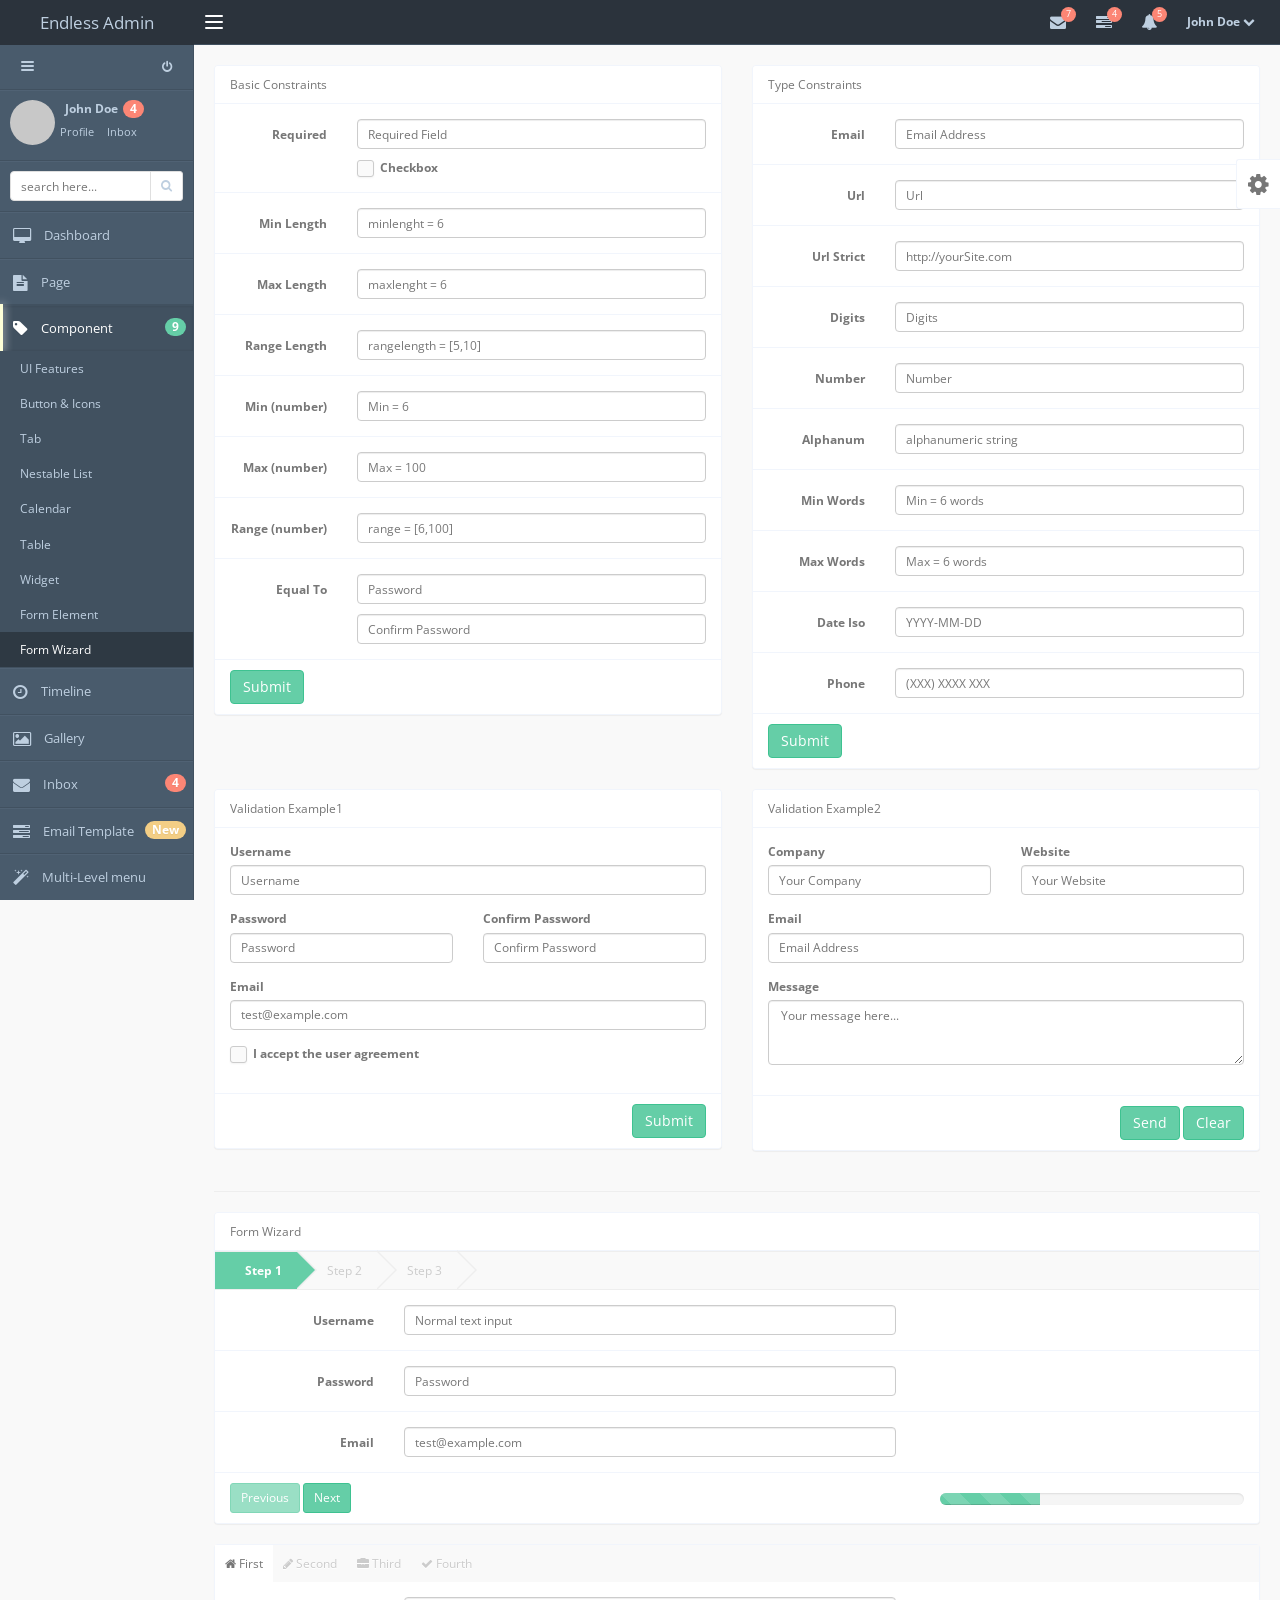
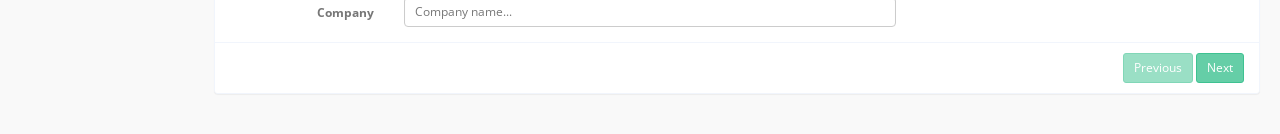
<file: BugDS/form_wizard.html>
<!DOCTYPE html>
<html lang="en">
  <head>
    <meta charset="utf-8">
    <title>Endless Admin</title>
    <meta name="viewport" content="width=device-width, initial-scale=1.0">
    <meta name="description" content="">
    <meta name="author" content="">

    <!-- Bootstrap core CSS -->
    <link href="bootstrap/css/bootstrap.min.css" rel="stylesheet">
	
	<!-- Font Awesome -->
	<link href="css/font-awesome.min.css" rel="stylesheet">
	
	<!-- Pace -->
	<link href="css/pace.css" rel="stylesheet">
	
	<!-- Endless -->
	<link href="css/endless.min.css" rel="stylesheet">
	<link href="css/endless-skin.css" rel="stylesheet">
	
  </head>

  <body class="overflow-hidden">
	<!-- Overlay Div -->
	<div id="overlay" class="transparent"></div>

	<a href="" id="theme-setting-icon"><i class="fa fa-cog fa-lg"></i></a>
	<div id="theme-setting">
		<div class="title">
			<strong class="no-margin">Skin Color</strong>
		</div>
		<div class="theme-box">
			<a class="theme-color" style="background:#323447" id="default"></a>
			<a class="theme-color" style="background:#efefef" id="skin-1"></a>
			<a class="theme-color" style="background:#a93922" id="skin-2"></a>
			<a class="theme-color" style="background:#3e6b96" id="skin-3"></a>
			<a class="theme-color" style="background:#635247" id="skin-4"></a>
			<a class="theme-color" style="background:#3a3a3a" id="skin-5"></a>
			<a class="theme-color" style="background:#495B6C" id="skin-6"></a>
		</div>
		<div class="title">
			<strong class="no-margin">Sidebar Menu</strong>
		</div>
		<div class="theme-box">
			<label class="label-checkbox">
				<input type="checkbox" checked id="fixedSidebar">
				<span class="custom-checkbox"></span>
				Fixed Sidebar
			</label>
		</div>
	</div><!-- /theme-setting -->
	
	<div id="wrapper" class="preload">
		<div id="top-nav" class="skin-6 fixed">
			<div class="brand">
				<span>Endless</span>
				<span class="text-toggle"> Admin</span>
			</div><!-- /brand -->
			<button type="button" class="navbar-toggle pull-left" id="sidebarToggle">
				<span class="icon-bar"></span>
				<span class="icon-bar"></span>
				<span class="icon-bar"></span>
			</button>
			<button type="button" class="navbar-toggle pull-left hide-menu" id="menuToggle">
				<span class="icon-bar"></span>
				<span class="icon-bar"></span>
				<span class="icon-bar"></span>
			</button>
			<ul class="nav-notification clearfix">
				<li class="dropdown">
					<a class="dropdown-toggle" data-toggle="dropdown" href="#">
						<i class="fa fa-envelope fa-lg"></i>
						<span class="notification-label bounceIn animation-delay4">7</span>
					</a>
					<ul class="dropdown-menu message dropdown-1">
						<li><a>You have 4 new unread messages</a></li>					  
						<li>
							<a class="clearfix" href="#">
								<img src="img/user.jpg" alt="User Avatar">
								<div class="detail">
									<strong>John Doe</strong>
									<p class="no-margin">
										Lorem ipsum dolor sit amet...
									</p>
									<small class="text-muted"><i class="fa fa-check text-success"></i> 27m ago</small>
								</div>
							</a>	
						</li>
						<li>
							<a class="clearfix" href="#">
								<img src="img/user2.jpg" alt="User Avatar">
								<div class="detail">
									<strong>Jane Doe</strong>
									<p class="no-margin">
										Lorem ipsum dolor sit amet...
									</p>
									<small class="text-muted"><i class="fa fa-check text-success"></i> 5hr ago</small>
								</div>
							</a>	
						</li>
						<li>
							<a class="clearfix" href="#">
								<img src="img/user.jpg" alt="User Avatar">
								<div class="detail">
									<strong>Bill Doe</strong>
									<p class="no-margin">
										Lorem ipsum dolor sit amet...
									</p>
									<small class="text-muted"><i class="fa fa-reply"></i> Yesterday</small>
								</div>
							</a>	
						</li>
						<li>
							<a class="clearfix" href="#">
								<img src="img/user2.jpg" alt="User Avatar">
								<div class="detail">
									<strong>Baby Doe</strong>
									<p class="no-margin">
										Lorem ipsum dolor sit amet...
									</p>
									<small class="text-muted"><i class="fa fa-reply"></i> 9 Feb 2013</small>
								</div>
							</a>	
						</li>
						<li><a href="#">View all messages</a></li>					  
					</ul>
				</li>
				<li class="dropdown hidden-xs">
					<a href="#" class="dropdown-toggle" data-toggle="dropdown">
						<i class="fa fa-tasks fa-lg"></i>
						<span class="notification-label bounceIn animation-delay5">4</span>
					</a>
					<ul class="dropdown-menu task dropdown-2">
						<li><a href="#">You have 4 tasks to complete</a></li>					  
						<li>
							<a href="#">
								<div class="clearfix">
									<span class="pull-left">Bug Fixes</span>
									<small class="pull-right text-muted">78%</small>
								</div>
								<div class="progress">
									<div class="progress-bar" style="width:78%"></div>
								</div>
							</a>
						</li>
						<li>
							<a href="#">
								<div class="clearfix">
									<span class="pull-left">Software Updating</span>
									<small class="pull-right text-muted">54%</small>
								</div>
								<div class="progress progress-striped">
									<div class="progress-bar progress-bar-success" style="width:54%"></div>
								</div>
							</a>
						</li>
						<li>
							<a href="#">
								<div class="clearfix">
									<span class="pull-left">Database Migration</span>
									<small class="pull-right text-muted">23%</small>
								</div>
								<div class="progress">
									<div class="progress-bar progress-bar-warning" style="width:23%"></div>
								</div>
							</a>
						</li>
						<li>
							<a href="#">
								<div class="clearfix">
									<span class="pull-left">Unit Testing</span>
									<small class="pull-right text-muted">92%</small>
								</div>
								<div class="progress progress-striped active">
									<div class="progress-bar progress-bar-danger " style="width:92%"></div>
								</div>
							</a>
						</li>
						<li><a href="#">View all tasks</a></li>					  
					</ul>
				</li>
				<li class="dropdown">
					<a class="dropdown-toggle" data-toggle="dropdown" href="#">
						<i class="fa fa-bell fa-lg"></i>
						<span class="notification-label bounceIn animation-delay6">5</span>
					</a>
					<ul class="dropdown-menu notification dropdown-3">
						<li><a href="#">You have 5 new notifications</a></li>					  
						<li>
							<a href="#">
								<span class="notification-icon bg-warning">
									<i class="fa fa-warning"></i>
								</span>
								<span class="m-left-xs">Server #2 not responding.</span>
								<span class="time text-muted">Just now</span>
							</a>
						</li>
						<li>
							<a href="#">
								<span class="notification-icon bg-success">
									<i class="fa fa-plus"></i>
								</span>
								<span class="m-left-xs">New user registration.</span>
								<span class="time text-muted">2m ago</span>
							</a>
						</li>
						<li>
							<a href="#">
								<span class="notification-icon bg-danger">
									<i class="fa fa-bolt"></i>
								</span>
								<span class="m-left-xs">Application error.</span>
								<span class="time text-muted">5m ago</span>
							</a>
						</li>
						<li>
							<a href="#">
								<span class="notification-icon bg-success">
									<i class="fa fa-usd"></i>
								</span>
								<span class="m-left-xs">2 items sold.</span>
								<span class="time text-muted">1hr ago</span>
							</a>
						</li>
						<li>
							<a href="#">
								<span class="notification-icon bg-success">
									<i class="fa fa-plus"></i>
								</span>
								<span class="m-left-xs">New user registration.</span>
								<span class="time text-muted">1hr ago</span>
							</a>
						</li>
						<li><a href="#">View all notifications</a></li>					  
					</ul>
				</li>
				<li class="profile dropdown">
					<a class="dropdown-toggle" data-toggle="dropdown" href="#">
						<strong>John Doe</strong>
						<span><i class="fa fa-chevron-down"></i></span>
					</a>
					<ul class="dropdown-menu">
						<li>
							<a class="clearfix" href="#">
								<img src="img/user.jpg" alt="User Avatar">
								<div class="detail">
									<strong>John Doe</strong>
									<p class="grey">John_Doe@email.com</p> 
								</div>
							</a>
						</li>
						<li><a tabindex="-1" href="profile.html" class="main-link"><i class="fa fa-edit fa-lg"></i> Edit profile</a></li>
						<li><a tabindex="-1" href="gallery.html" class="main-link"><i class="fa fa-picture-o fa-lg"></i> Photo Gallery</a></li>
						<li><a tabindex="-1" href="#" class="theme-setting"><i class="fa fa-cog fa-lg"></i> Setting</a></li>
						<li class="divider"></li>
						<li><a tabindex="-1" class="main-link logoutConfirm_open" href="#logoutConfirm"><i class="fa fa-lock fa-lg"></i> Log out</a></li>
					</ul>
				</li>
			</ul>
		</div><!-- /top-nav-->
		
		<aside class="fixed skin-6">
			<div class="sidebar-inner scrollable-sidebar">
				<div class="size-toggle">
					<a class="btn btn-sm" id="sizeToggle">
						<span class="icon-bar"></span>
						<span class="icon-bar"></span>
						<span class="icon-bar"></span>
					</a>
					<a class="btn btn-sm pull-right logoutConfirm_open"  href="#logoutConfirm">
						<i class="fa fa-power-off"></i>
					</a>
				</div><!-- /size-toggle -->	
				<div class="user-block clearfix">
					<img src="img/user.jpg" alt="User Avatar">
					<div class="detail">
						<strong>John Doe</strong><span class="badge badge-danger bounceIn animation-delay4 m-left-xs">4</span>
						<ul class="list-inline">
							<li><a href="profile.html">Profile</a></li>
							<li><a href="inbox.html" class="no-margin">Inbox</a></li>
						</ul>
					</div>
				</div><!-- /user-block -->
				<div class="search-block">
					<div class="input-group">
						<input type="text" class="form-control input-sm" placeholder="search here...">
						<span class="input-group-btn">
							<button class="btn btn-default btn-sm" type="button"><i class="fa fa-search"></i></button>
						</span>
					</div><!-- /input-group -->
				</div><!-- /search-block -->
				<div class="main-menu">
					<ul>
						<li>
							<a href="index.html">
								<span class="menu-icon">
									<i class="fa fa-desktop fa-lg"></i> 
								</span>
								<span class="text">
									Dashboard
								</span>
								<span class="menu-hover"></span>
							</a>
						</li>
						<li class="openable">
							<a href="#">
								<span class="menu-icon">
									<i class="fa fa-file-text fa-lg"></i> 
								</span>
								<span class="text">
									Page
								</span>
								<span class="menu-hover"></span>
							</a>
							<ul class="submenu">
								<li><a href="login.html"><span class="submenu-label">Sign in</span></a></li>
								<li><a href="register.html"><span class="submenu-label">Sign up</span></a></li>
								<li><a href="lock_screen.html"><span class="submenu-label">Lock Screen</span></a></li>
								<li><a href="profile.html"><span class="submenu-label">Profile</span></a></li>
								<li><a href="blog.html"><span class="submenu-label">Blog</span></a></li>
								<li><a href="single_post.html"><span class="submenu-label">Single Post</span></a></li>
								<li><a href="landing.html"><span class="submenu-label">Landing</span></a></li>
								<li><a href="search_result.html"><span class="submenu-label">Search Result</span></a></li>
								<li><a href="chat.html"><span class="submenu-label">Chat Room</span></a></li>
								<li><a href="movie.html"><span class="submenu-label">Movie Gallery</span></a></li>
								<li><a href="pricing.html"><span class="submenu-label">Pricing</span></a></li>
								<li><a href="invoice.html"><span class="submenu-label">Invoice</span></a></li>
								<li><a href="faq.html"><span class="submenu-label">FAQ</span></a></li>
								<li><a href="contact.html"><span class="submenu-label">Contact</span></a></li>
								<li><a href="error404.html"><span class="submenu-label">Error404</span></a></li>
								<li><a href="error500.html"><span class="submenu-label">Error500</span></a></li>
								<li><a href="blank.html"><span class="submenu-label">Blank</span></a></li>
							</ul>
						</li>
						<li class="active openable open">
							<a href="#">
								<span class="menu-icon">
									<i class="fa fa-tag fa-lg"></i> 
								</span>
								<span class="text">
									Component
								</span>
								<span class="badge badge-success bounceIn animation-delay5">9</span>
								<span class="menu-hover"></span>
							</a>
							<ul class="submenu">
								<li><a href="ui_element.html"><span class="submenu-label">UI Features</span></a></li>
								<li><a href="button.html"><span class="submenu-label">Button & Icons</span></a></li>
								<li><a href="tab.html"><span class="submenu-label">Tab</span></a></li>
								<li><a href="nestable_list.html"><span class="submenu-label">Nestable List</span></a></li>
								<li><a href="calendar.html"><span class="submenu-label">Calendar</span></a></li>
								<li><a href="table.html"><span class="submenu-label">Table</span></a></li>
								<li><a href="widget.html"><span class="submenu-label">Widget</span></a></li>
								<li><a href="form_element.html"><span class="submenu-label">Form Element</span></a></li>
								<li class="active"><a href="form_wizard.html"><span class="submenu-label">Form Wizard</span></a></li>
							</ul>
						</li>
						<li>
							<a href="timeline.html">
								<span class="menu-icon">
									<i class="fa fa-clock-o fa-lg"></i> 
								</span>
								<span class="text">
									Timeline
								</span>
								<span class="menu-hover"></span>
							</a>
						</li>
						<li>
							<a href="gallery.html">
								<span class="menu-icon">
									<i class="fa fa-picture-o fa-lg"></i> 
								</span>
								<span class="text">
									Gallery
								</span>
								<span class="menu-hover"></span>
							</a>
						</li>
						<li>
							<a href="inbox.html">
								<span class="menu-icon">
									<i class="fa fa-envelope fa-lg"></i> 
								</span>
								<span class="text">
									Inbox
								</span>
								<span class="badge badge-danger bounceIn animation-delay6">4</span>
								<span class="menu-hover"></span>
							</a>
						</li>
						<li>
							<a href="email_selection.html">
								<span class="menu-icon">
									<i class="fa fa-tasks fa-lg"></i> 
								</span>
								<span class="text">
									Email Template
								</span>
								<small class="badge badge-warning bounceIn animation-delay7">New</small>
								<span class="menu-hover"></span>
							</a>
						</li>
						<li class="openable">
							<a href="#">
								<span class="menu-icon">
									<i class="fa fa-magic fa-lg"></i> 
								</span>
								<span class="text">
									Multi-Level menu
								</span>
								<span class="menu-hover"></span>
							</a>
							<ul class="submenu">
								<li class="openable">
									<a href="#">
										<span class="submenu-label">menu 2.1</span>
										<span class="badge badge-danger bounceIn animation-delay1 pull-right">3</span>
									</a>
									<ul class="submenu third-level">
										<li><a href="#"><span class="submenu-label">menu 3.1</span></a></li>
										<li><a href="#"><span class="submenu-label">menu 3.2</span></a></li>
										<li class="openable">
											<a href="#">
												<span class="submenu-label">menu 3.3</span>
												<span class="badge badge-danger bounceIn animation-delay1 pull-right">2</span>
											</a>
											<ul class="submenu fourth-level">
												<li><a href="#"><span class="submenu-label">menu 4.1</span></a></li>
												<li><a href="#"><span class="submenu-label">menu 4.2</span></a></li>
											</ul>
										</li>
									</ul>
								</li>
								<li class="openable">
									<a href="#">
										<span class="submenu-label">menu 2.2</span>
										<span class="badge badge-success bounceIn animation-delay2 pull-right">3</span>
									</a>
									<ul class="submenu third-level">
										<li class="openable">
											<a href="#">
												<span class="submenu-label">menu 3.1</span>
												<span class="badge badge-success bounceIn animation-delay1 pull-right">2</span>
											</a>
											<ul class="submenu fourth-level">
												<li><a href="#"><span class="submenu-label">menu 4.1</span></a></li>
												<li><a href="#"><span class="submenu-label">menu 4.2</span></a></li>
											</ul>
										</li>
										<li><a href="#"><span class="submenu-label">menu 3.2</span></a></li>
										<li><a href="#"><span class="submenu-label">menu 3.3</span></a></li>
									</ul>
								</li>
							</ul>
						</li>
					</ul>
					
					<div class="alert alert-info">
						Welcome to Endless Admin. Do not forget to check all my pages. 
					</div>
				</div><!-- /main-menu -->
			</div><!-- /sidebar-inner scrollable-sidebar -->
		</aside>

		<div id="main-container">
			<div class="padding-md">
				<div class="row">
					<div class="col-md-6">
						<div class="panel panel-default">
							<form class="form-horizontal form-border no-margin" id="basic-constraint" data-validate="parsley" novalidate>
								<div class="panel-heading">
									Basic Constraints
								</div>
								<div class="panel-body">
									<div class="form-group">
										<label class="control-label col-lg-3">Required</label>
										<div class="col-lg-9">
											<input type="text" class="form-control input-sm" data-required="true" placeholder="Required Field">
											<div class="seperator"></div>
											<label class="label-checkbox inline">
												<input type="checkbox" data-required="true" name="chk-demo">
												<span class="custom-checkbox"></span>
												Checkbox
											</label>
										</div><!-- /.col -->
									</div><!-- /form-group -->
									<div class="form-group">
										<label class="control-label col-lg-3">Min Length</label>
										<div class="col-lg-9">
											<input type="text" class="form-control input-sm" data-minlength="6" placeholder="minlenght = 6">
										</div><!-- /.col -->
									</div><!-- /form-group -->
									<div class="form-group">
										<label class="control-label col-lg-3">Max Length</label>
										<div class="col-lg-9">
											<input type="text" class="form-control input-sm" data-maxlength="6" placeholder="maxlenght = 6">
										</div><!-- /.col -->
									</div><!-- /form-group -->
									<div class="form-group">
										<label class="control-label col-lg-3">Range Length</label>
										<div class="col-lg-9">
											<input type="text" class="form-control input-sm" data-rangelength="[5,10]" placeholder="rangelength = [5,10]">
										</div><!-- /.col -->
									</div><!-- /form-group -->
									<div class="form-group">
										<label class="control-label col-lg-3">Min (number)</label>
										<div class="col-lg-9">
											<input type="text" class="form-control input-sm" data-min="6" placeholder="Min = 6">
										</div><!-- /.col -->
									</div><!-- /form-group -->
									<div class="form-group">
										<label class="control-label col-lg-3">Max (number)</label>
										<div class="col-lg-9">
											<input type="text" class="form-control input-sm" data-max="100" placeholder="Max = 100">
										</div><!-- /.col -->
									</div><!-- /form-group -->
									<div class="form-group">
										<label class="control-label col-lg-3">Range (number)</label>
										<div class="col-lg-9">
											<input type="text" class="form-control input-sm" data-range="[6, 100]" placeholder="range = [6,100]">
										</div><!-- /.col -->
									</div><!-- /form-group -->
									<div class="form-group">
										<label class="control-label col-lg-3">Equal To</label>
										<div class="col-lg-9">
											<input type="password" placeholder="Password" class="form-control input-sm" id="textbox1">
											<div class="seperator"></div>
											<input type="password" placeholder="Confirm Password" class="form-control input-sm" data-equalto="#textbox1">
										</div><!-- /.col -->
									</div><!-- /form-group -->
								</div>
								<div class="panel-footer">
									<button type="submit" class="btn btn-success">Submit</button>
								</div>
							</form>
						</div><!-- /panel -->
					</div><!-- /.col-->
					<div class="col-md-6">
						<div class="panel panel-default">
							<form class="form-horizontal form-border no-margin" id="type-constraint" data-validate="parsley" novalidate>
								<div class="panel-heading">
									Type Constraints
								</div>
								<div class="panel-body">
									<div class="form-group">
										<label class="control-label col-lg-3">Email</label>
										<div class="col-lg-9">
											<input type="text" class="form-control input-sm" data-type="email" placeholder="Email Address">
										</div><!-- /.col -->
									</div><!-- /form-group -->
									<div class="form-group">
										<label class="control-label col-lg-3">Url</label>
										<div class="col-lg-9">
											<input type="text" class="form-control input-sm" data-type="url" placeholder="Url">
										</div><!-- /.col -->
									</div><!-- /form-group -->
									<div class="form-group">
										<label class="control-label col-lg-3">Url Strict</label>
										<div class="col-lg-9">
											<input type="text" class="form-control input-sm" data-type="urlstrict" placeholder="http://yourSite.com">
										</div><!-- /.col -->
									</div><!-- /form-group -->
									<div class="form-group">
										<label class="control-label col-lg-3">Digits</label>
										<div class="col-lg-9">
											<input type="text" class="form-control input-sm" data-type="digits" placeholder="Digits">
										</div><!-- /.col -->
									</div><!-- /form-group -->
									<div class="form-group">
										<label class="control-label col-lg-3">Number</label>
										<div class="col-lg-9">
											<input type="text" class="form-control input-sm" data-type="number" placeholder="Number">
										</div><!-- /.col -->
									</div><!-- /form-group -->
									<div class="form-group">
										<label class="control-label col-lg-3">Alphanum</label>
										<div class="col-lg-9">
											<input type="text" class="form-control input-sm" data-type="alphanum" placeholder="alphanumeric string">
										</div><!-- /.col -->
									</div><!-- /form-group -->
									<div class="form-group">
										<label class="control-label col-lg-3">Min Words</label>
										<div class="col-lg-9">
											<input type="text" class="form-control input-sm" data-minwords="6" placeholder="Min = 6 words">
										</div><!-- /.col -->
									</div><!-- /form-group -->
									<div class="form-group">
										<label class="control-label col-lg-3">Max Words</label>
										<div class="col-lg-9">
											<input type="text" class="form-control input-sm" data-maxwords="6" placeholder="Max = 6 words">
										</div><!-- /.col -->
									</div><!-- /form-group -->
									<div class="form-group">
										<label class="control-label col-lg-3">Date Iso</label>
										<div class="col-lg-9">
											<input type="text" class="form-control input-sm" data-type="dateIso" placeholder="YYYY-MM-DD">
										</div><!-- /.col -->
									</div><!-- /form-group -->
									<div class="form-group">
										<label class="control-label col-lg-3">Phone</label>
										<div class="col-lg-9">
											<input type="text" class="form-control input-sm" data-type="phone" placeholder="(XXX) XXXX XXX">
										</div><!-- /.col -->
									</div><!-- /form-group -->
								</div>
								<div class="panel-footer">
									<button type="submit" class="btn btn-success">Submit</button>
								</div>
							</form>
						</div><!-- /panel -->
					</div><!-- /.col-->
				</div><!-- /.row -->
				<div class="row">
					<div class="col-md-6">
						<div class="panel panel-default">
							<form class="no-margin" id="formValidate1" data-validate="parsley" novalidate>
								<div class="panel-heading">
									Validation Example1
								</div>
								<div class="panel-body">
									<div class="form-group">
										<label class="control-label">Username</label>
										<input type="text" placeholder="Username" class="form-control input-sm" data-required="true" data-minlength="8">
									</div><!-- /form-group -->
										
									<div class="row">
										<div class="col-md-6">
											<div class="form-group">
												<label class="control-label">Password</label>
												<input type="password" placeholder="Password" class="form-control input-sm" id="password" data-required="true" data-minlength="8">
											</div><!-- /form-group -->
										</div><!-- /.col -->
										<div class="col-md-6">
											<div class="form-group">
												<label class="control-label">Confirm Password</label>
												<input type="password" placeholder="Confirm Password" class="form-control input-sm" data-equalto="#password" data-required="true">
											</div><!-- /form-group -->
										</div><!-- /.col -->
									</div><!-- /.row -->
									
									<div class="form-group">
										<label class="control-label">Email</label>
										<input type="text" class="form-control input-sm" placeholder="test@example.com" data-required="true" data-type="email">
									</div><!-- /form-group -->	
									<div class="form-group">
										<label class="label-checkbox inline">
											<input type="checkbox" name="agreement" data-required="true">
											<span class="custom-checkbox"></span>
											I accept the user agreement
										</label>
									</div><!-- /form-group -->
								</div>
								<div class="panel-footer text-right">
									<button type="submit" class="btn btn-success">Submit</button>
								</div>
							</form>
						</div><!-- /panel -->
					</div><!-- /.col-->
					<div class="col-md-6">
						<div class="panel panel-default">
							<form class="no-margin" id="formValidate2" data-validate="parsley" novalidate>
								<div class="panel-heading">
									Validation Example2
								</div>
								<div class="panel-body">
									<div class="row">
										<div class="col-md-6">
											<div class="form-group">
												<label class="control-label">Company</label>
												<input type="text" placeholder="Your Company" class="form-control input-sm" data-required="true">
											</div>
										</div><!-- /.col -->
										<div class="col-md-6">
											<div class="form-group">
												<label class="control-label">Website</label>
												<input type="text" placeholder="Your Website" class="form-control input-sm" data-required="true" data-type="url">
											</div>
										</div><!-- /.col -->
									</div><!-- /.row -->
									
									<div class="form-group">
										<label class="control-label">Email</label>
										<input type="text" placeholder="Email Address" class="form-control input-sm" data-required="true" data-type="email">
									</div><!-- /form-group -->
									<div class="form-group">
										<label class="control-label">Message</label>
										<textarea class="form-control" placeholder="Your message here..." rows="3" data-required="true"></textarea>
									</div><!-- /form-group -->	
								</div>
								<div class="panel-footer text-right">
									<button class="btn btn-success" type="submit">Send</button>
									<button class="btn btn-success" type="reset">Clear</button>
								</div>
							</form>
						</div><!-- /panel -->
					</div><!-- /.col-->
				</div><!-- /.row -->
				
				<hr>
				<div class="panel panel-default">
					<form class="form-horizontal no-margin form-border" id="formWizard1" novalidate>
						<div class="panel-heading">
							Form Wizard
						</div>
						<div class="panel-tab">
							<ul class="wizard-steps wizard-demo" id="wizardDemo1"> 
								<li class="active">
									<a href="#wizardContent1" data-toggle="tab">Step 1</a>
								</li> 
								<li>
									<a href="#wizardContent2" data-toggle="tab">Step 2</a>
								</li> 
								<li>
									<a href="#wizardContent3" data-toggle="tab">Step 3</a>
								</li>
							</ul>
						</div>
							
						<div class="panel-body">
							<div class="tab-content">
								<div class="tab-pane fade in active" id="wizardContent1">
									<div class="form-group">
										<label class="control-label col-lg-2">Username</label>
										<div class="col-lg-6">
											<input type="text" placeholder="Normal text input" class="form-control input-sm" data-required="true">
										</div><!-- /.col -->
									</div><!-- /form-group -->
									<div class="form-group">
										<label class="control-label col-lg-2">Password</label>
										<div class="col-lg-6">
											  <input type="password" placeholder="Password" class="form-control input-sm" data-required="true">
										</div><!-- /.col -->
									</div><!-- /form-group -->
									<div class="form-group">
										<label class="control-label col-lg-2">Email</label>
										<div class="col-lg-6">
											<input type="text" class="form-control input-sm" placeholder="test@example.com" data-required="true" data-type="email">
										</div><!-- /.col -->
									</div><!-- /form-group -->		
								</div>
								<div class="tab-pane fade" id="wizardContent2">
									<div class="form-group">
										<label class="control-label col-lg-2">Phone</label>
										<div class="col-lg-6">
											<input type="text" class="form-control input-sm" placeholder="(XXX) XXXX XXX" data-required="true" data-type="phone">
										</div><!-- /.col -->
									</div><!-- /form-group -->		
									<div class="form-group">
										<label class="control-label col-lg-2">Website</label>
										<div class="col-lg-6">
											<input type="text" class="form-control input-sm" placeholder="Website url" data-required="true" data-type="urlstrict">
										</div><!-- /.col -->
									</div><!-- /form-group -->
								</div>
								<div class="tab-pane fade padding-md" id="wizardContent3">
									<h4>Finish!</h4>
								</div>
							</div>
						</div>
						<div class="panel-footer clearfix">
							<div class="pull-left">
								<button class="btn btn-success btn-sm disabled" id="prevStep1" disabled>Previous</button>
								<button type="submit" class="btn btn-sm btn-success" id="nextStep1">Next</button>
							</div>

							<div class="pull-right" style="width:30%">
								<div class="progress progress-striped active m-top-sm m-bottom-none">
									<div class="progress-bar progress-bar-success" id="wizardProgress" style="width:33%;">
									</div>
								</div>
							</div>
						</div>
					</form>
				</div><!-- /panel -->
				
				<div class="panel panel-default">
					<form class="form-horizontal no-margin form-border" id="formWizard2" novalidate>
						<div class="panel-tab clearfix">
							<ul class="tab-bar wizard-demo" id="wizardDemo2">
								<li class="active"><a href="#first" data-toggle="tab"><i class="fa fa-home"></i> First</a></li>
								<li><a href="#second" data-toggle="tab"><i class="fa fa-pencil"></i> Second</a></li>
								<li><a href="#third" data-toggle="tab"><i class="fa fa-briefcase"></i> Third</a></li>
								<li><a href="#fourth" data-toggle="tab"><i class="fa fa-check"></i> Fourth</a></li>
							</ul>
						</div>
						<div class="panel-body">
							<div class="tab-content">
								<div class="tab-pane fade in active" id="first">	
									<div class="form-group">
										<label class="control-label col-lg-2">Company</label>
										<div class="col-lg-6">
											<input type="text" placeholder="Company name..." class="form-control input-sm" data-required="true">
										</div><!-- /.col -->
									</div><!-- /form-group -->
								</div>
								<div class="tab-pane fade" id="second">
									<div class="form-group">
										<label class="control-label col-lg-2">Website</label>
										<div class="col-lg-6">
											<input type="text" placeholder="Website Url..." class="form-control input-sm" data-required="true" data-type="urlstrict">
										</div><!-- /.col -->
									</div><!-- /form-group -->
								</div>
								<div class="tab-pane fade" id="third">
									<div class="form-group">
										<label class="control-label col-lg-2">Your Name</label>
										<div class="col-lg-6">
											<input type="text" placeholder="Your name..." class="form-control input-sm" data-required="true">
										</div><!-- /.col -->
									</div><!-- /form-group -->
								</div>
								<div class="tab-pane fade" id="fourth">
									<h4>Finish!</h4>
								</div>
							</div>
						</div>
						<div class="panel-footer text-right">
							<button class="btn btn-success btn-sm disabled" id="prevStep2" disabled>Previous</button>
							<button type="submit" class="btn btn-sm btn-success" id="nextStep2">Next</button>
						</div>
					</form>
				</div><!-- /panel -->
			</div><!-- /.padding-md -->
		</div><!-- /main-container -->
	</div><!-- /wrapper -->

	<a href="" id="scroll-to-top" class="hidden-print"><i class="fa fa-chevron-up"></i></a>
	
	<!-- Logout confirmation -->
	<div class="custom-popup width-100" id="logoutConfirm">
		<div class="padding-md">
			<h4 class="m-top-none"> Do you want to logout?</h4>
		</div>

		<div class="text-center">
			<a class="btn btn-success m-right-sm" href="login.html">Logout</a>
			<a class="btn btn-danger logoutConfirm_close">Cancel</a>
		</div>
	</div>
	
    <!-- Le javascript
    ================================================== -->
    <!-- Placed at the end of the document so the pages load faster -->
	
	<!-- Jquery -->
	<script src="js/jquery-1.10.2.min.js"></script>
	
	<!-- Bootstrap -->
    <script src="bootstrap/js/bootstrap.min.js"></script>
   
	<!-- Parsley -->
	<script src="js/parsley.min.js"></script>
	
	<!-- Modernizr -->
	<script src='js/modernizr.min.js'></script>
	
	<!-- Pace -->
	<script src='js/pace.min.js'></script>
	
	<!-- Popup Overlay -->
	<script src='js/jquery.popupoverlay.min.js'></script>
	
	<!-- Slimscroll -->
	<script src='js/jquery.slimscroll.min.js'></script>
	
	<!-- Cookie -->
	<script src='js/jquery.cookie.min.js'></script>

	<!-- Endless -->
	<script src="js/endless/endless_wizard.js"></script>
	<script src="js/endless/endless.js"></script>
	
  </body>
</html>
</file>
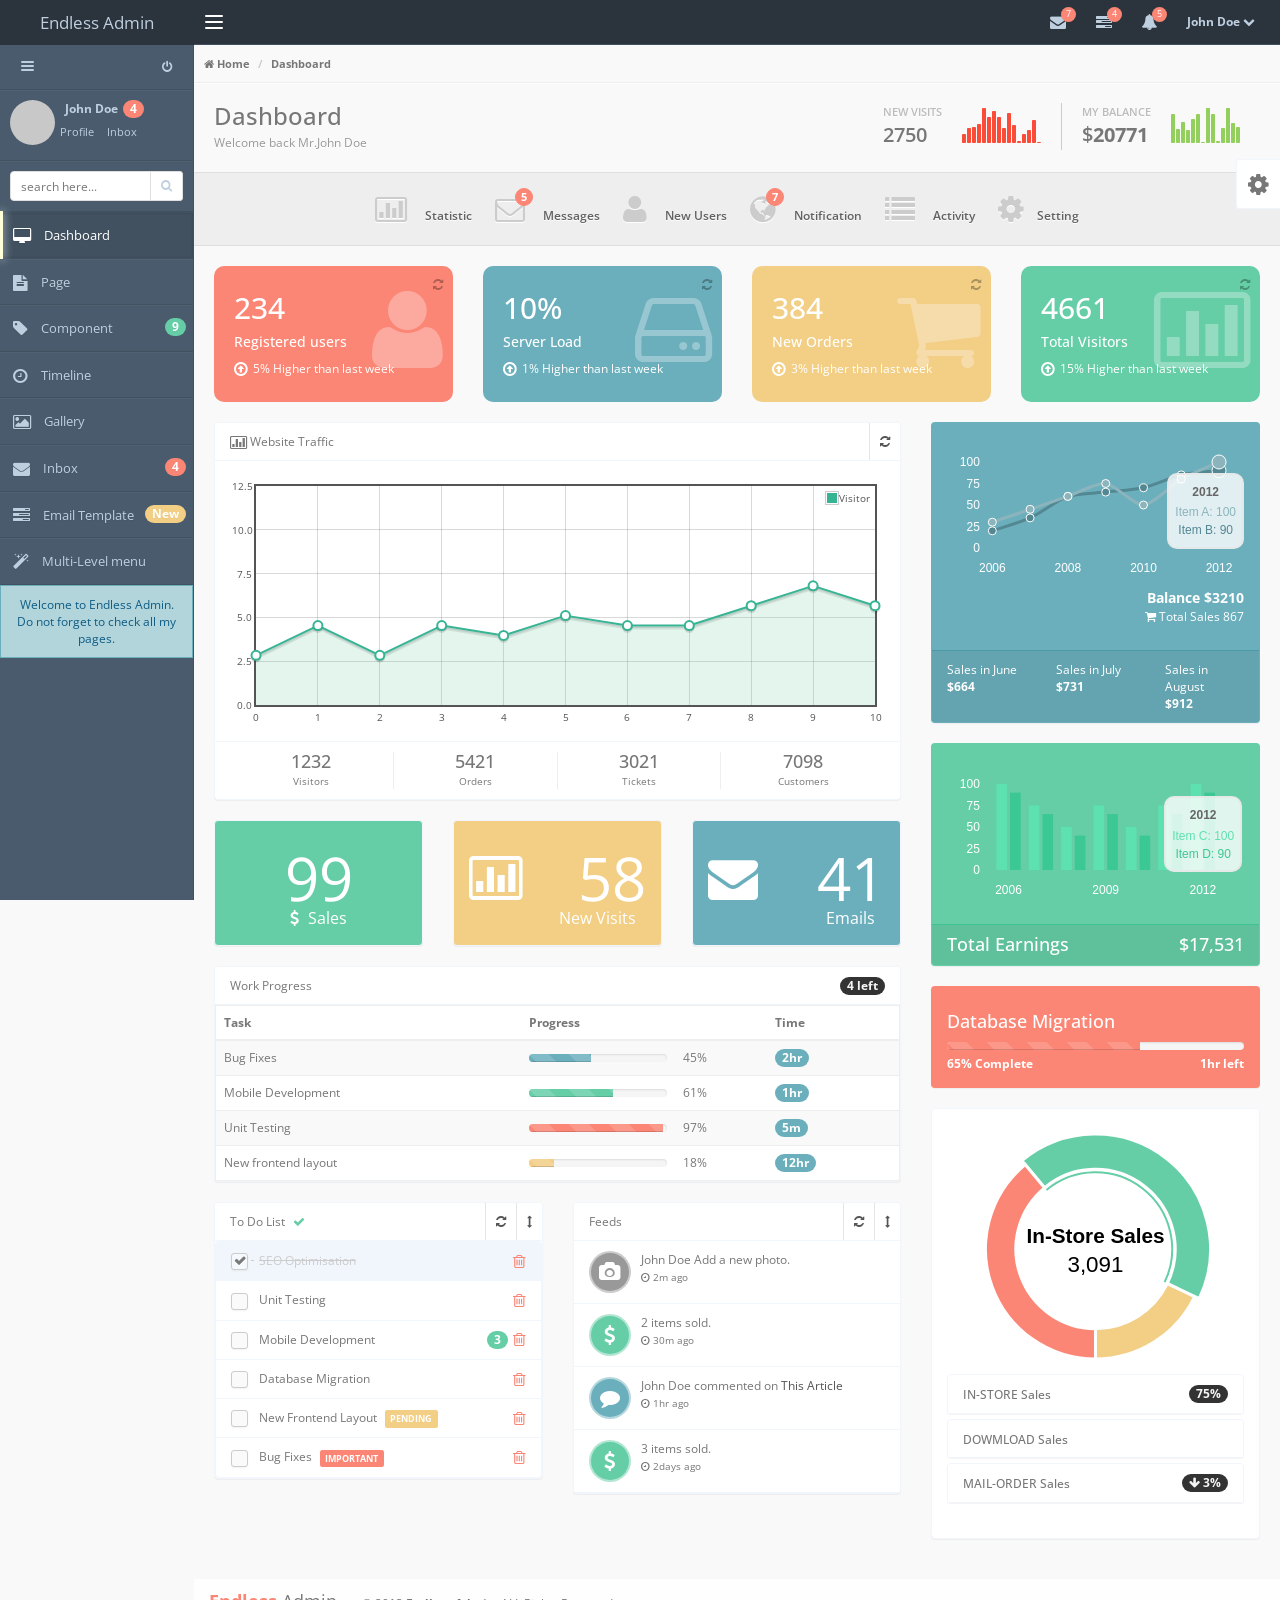
<file: BugDS/index2.html>
<!DOCTYPE html>
<html lang="en">
  <head>
    <meta charset="utf-8">
    <title>Endless Admin</title>
    <meta name="viewport" content="width=device-width, initial-scale=1.0">
    <meta name="description" content="">
    <meta name="author" content="">

    <!-- Bootstrap core CSS -->
    <link href="bootstrap/css/bootstrap.min.css" rel="stylesheet">
	
	<!-- Font Awesome -->
	<link href="css/font-awesome.min.css" rel="stylesheet">
	
	<!-- Pace -->
	<link href="css/pace.css" rel="stylesheet">
	
	<!-- Color box -->
	<link href="css/colorbox/colorbox.css" rel="stylesheet">
	
	<!-- Morris -->
	<link href="css/morris.css" rel="stylesheet"/>	
	
	<!-- Endless -->
	<link href="css/endless.min.css" rel="stylesheet">
	<link href="css/endless-skin.css" rel="stylesheet">
	
  </head>

  <body class="overflow-hidden">
	<!-- Overlay Div -->
	<div id="overlay" class="transparent"></div>
	
	<a href="" id="theme-setting-icon"><i class="fa fa-cog fa-lg"></i></a>
	<div id="theme-setting">
		<div class="title">
			<strong class="no-margin">Skin Color</strong>
		</div>
		<div class="theme-box">
			<a class="theme-color" style="background:#323447" id="default"></a>
			<a class="theme-color" style="background:#efefef" id="skin-1"></a>
			<a class="theme-color" style="background:#a93922" id="skin-2"></a>
			<a class="theme-color" style="background:#3e6b96" id="skin-3"></a>
			<a class="theme-color" style="background:#635247" id="skin-4"></a>
			<a class="theme-color" style="background:#3a3a3a" id="skin-5"></a>
			<a class="theme-color" style="background:#495B6C" id="skin-6"></a>
		</div>
		<div class="title">
			<strong class="no-margin">Sidebar Menu</strong>
		</div>
		<div class="theme-box">
			<label class="label-checkbox">
				<input type="checkbox" checked id="fixedSidebar">
				<span class="custom-checkbox"></span>
				Fixed Sidebar
			</label>
		</div>
	</div><!-- /theme-setting -->

	<div id="wrapper" class="preload">
		<div id="top-nav" class="fixed skin-6">
			<a href="#" class="brand">
				<span>Endless</span>
				<span class="text-toggle"> Admin</span>
			</a><!-- /brand -->					
			<button type="button" class="navbar-toggle pull-left" id="sidebarToggle">
				<span class="icon-bar"></span>
				<span class="icon-bar"></span>
				<span class="icon-bar"></span>
			</button>
			<button type="button" class="navbar-toggle pull-left hide-menu" id="menuToggle">
				<span class="icon-bar"></span>
				<span class="icon-bar"></span>
				<span class="icon-bar"></span>
			</button>
			<ul class="nav-notification clearfix">
				<li class="dropdown">
					<a class="dropdown-toggle" data-toggle="dropdown" href="#">
						<i class="fa fa-envelope fa-lg"></i>
						<span class="notification-label bounceIn animation-delay4">7</span>
					</a>
					<ul class="dropdown-menu message dropdown-1">
						<li><a>You have 4 new unread messages</a></li>					  
						<li>
							<a class="clearfix" href="#">
								<img src="img/user.jpg" alt="User Avatar">
								<div class="detail">
									<strong>John Doe</strong>
									<p class="no-margin">
										Lorem ipsum dolor sit amet...
									</p>
									<small class="text-muted"><i class="fa fa-check text-success"></i> 27m ago</small>
								</div>
							</a>	
						</li>
						<li>
							<a class="clearfix" href="#">
								<img src="img/user2.jpg" alt="User Avatar">
								<div class="detail">
									<strong>Jane Doe</strong>
									<p class="no-margin">
										Lorem ipsum dolor sit amet...
									</p>
									<small class="text-muted"><i class="fa fa-check text-success"></i> 5hr ago</small>
								</div>
							</a>	
						</li>
						<li>
							<a class="clearfix" href="#">
								<img src="img/user.jpg" alt="User Avatar">
								<div class="detail">
									<strong>Bill Doe</strong>
									<p class="no-margin">
										Lorem ipsum dolor sit amet...
									</p>
									<small class="text-muted"><i class="fa fa-reply"></i> Yesterday</small>
								</div>
							</a>	
						</li>
						<li>
							<a class="clearfix" href="#">
								<img src="img/user2.jpg" alt="User Avatar">
								<div class="detail">
									<strong>Baby Doe</strong>
									<p class="no-margin">
										Lorem ipsum dolor sit amet...
									</p>
									<small class="text-muted"><i class="fa fa-reply"></i> 9 Feb 2013</small>
								</div>
							</a>	
						</li>
						<li><a href="#">View all messages</a></li>					  
					</ul>
				</li>
				<li class="dropdown hidden-xs">
					<a href="#" class="dropdown-toggle" data-toggle="dropdown">
						<i class="fa fa-tasks fa-lg"></i>
						<span class="notification-label bounceIn animation-delay5">4</span>
					</a>
					<ul class="dropdown-menu task dropdown-2">
						<li><a href="#">You have 4 tasks to complete</a></li>					  
						<li>
							<a href="#">
								<div class="clearfix">
									<span class="pull-left">Bug Fixes</span>
									<small class="pull-right text-muted">78%</small>
								</div>
								<div class="progress">
									<div class="progress-bar" style="width:78%"></div>
								</div>
							</a>
						</li>
						<li>
							<a href="#">
								<div class="clearfix">
									<span class="pull-left">Software Updating</span>
									<small class="pull-right text-muted">54%</small>
								</div>
								<div class="progress progress-striped">
									<div class="progress-bar progress-bar-success" style="width:54%"></div>
								</div>
							</a>
						</li>
						<li>
							<a href="#">
								<div class="clearfix">
									<span class="pull-left">Database Migration</span>
									<small class="pull-right text-muted">23%</small>
								</div>
								<div class="progress">
									<div class="progress-bar progress-bar-warning" style="width:23%"></div>
								</div>
							</a>
						</li>
						<li>
							<a href="#">
								<div class="clearfix">
									<span class="pull-left">Unit Testing</span>
									<small class="pull-right text-muted">92%</small>
								</div>
								<div class="progress progress-striped active">
									<div class="progress-bar progress-bar-danger " style="width:92%"></div>
								</div>
							</a>
						</li>
						<li><a href="#">View all tasks</a></li>					  
					</ul>
				</li>
				<li class="dropdown">
					<a class="dropdown-toggle" data-toggle="dropdown" href="#">
						<i class="fa fa-bell fa-lg"></i>
						<span class="notification-label bounceIn animation-delay6">5</span>
					</a>
					<ul class="dropdown-menu notification dropdown-3">
						<li><a href="#">You have 5 new notifications</a></li>					  
						<li>
							<a href="#">
								<span class="notification-icon bg-warning">
									<i class="fa fa-warning"></i>
								</span>
								<span class="m-left-xs">Server #2 not responding.</span>
								<span class="time text-muted">Just now</span>
							</a>
						</li>
						<li>
							<a href="#">
								<span class="notification-icon bg-success">
									<i class="fa fa-plus"></i>
								</span>
								<span class="m-left-xs">New user registration.</span>
								<span class="time text-muted">2m ago</span>
							</a>
						</li>
						<li>
							<a href="#">
								<span class="notification-icon bg-danger">
									<i class="fa fa-bolt"></i>
								</span>
								<span class="m-left-xs">Application error.</span>
								<span class="time text-muted">5m ago</span>
							</a>
						</li>
						<li>
							<a href="#">
								<span class="notification-icon bg-success">
									<i class="fa fa-usd"></i>
								</span>
								<span class="m-left-xs">2 items sold.</span>
								<span class="time text-muted">1hr ago</span>
							</a>
						</li>
						<li>
							<a href="#">
								<span class="notification-icon bg-success">
									<i class="fa fa-plus"></i>
								</span>
								<span class="m-left-xs">New user registration.</span>
								<span class="time text-muted">1hr ago</span>
							</a>
						</li>
						<li><a href="#">View all notifications</a></li>					  
					</ul>
				</li>
				<li class="profile dropdown">
					<a class="dropdown-toggle" data-toggle="dropdown" href="#">
						<strong>John Doe</strong>
						<span><i class="fa fa-chevron-down"></i></span>
					</a>
					<ul class="dropdown-menu">
						<li>
							<a class="clearfix" href="#">
								<img src="img/user.jpg" alt="User Avatar">
								<div class="detail">
									<strong>John Doe</strong>
									<p class="grey">John_Doe@email.com</p> 
								</div>
							</a>
						</li>
						<li><a tabindex="-1" href="profile.html" class="main-link"><i class="fa fa-edit fa-lg"></i> Edit profile</a></li>
						<li><a tabindex="-1" href="gallery.html" class="main-link"><i class="fa fa-picture-o fa-lg"></i> Photo Gallery</a></li>
						<li><a tabindex="-1" href="#" class="theme-setting"><i class="fa fa-cog fa-lg"></i> Setting</a></li>
						<li class="divider"></li>
						<li><a tabindex="-1" class="main-link logoutConfirm_open" href="#logoutConfirm"><i class="fa fa-lock fa-lg"></i> Log out</a></li>
					</ul>
				</li>
			</ul>
		</div><!-- /top-nav-->
		
		<aside class="fixed skin-6">
			<div class="sidebar-inner scrollable-sidebar">
				<div class="size-toggle">
					<a class="btn btn-sm" id="sizeToggle">
						<span class="icon-bar"></span>
						<span class="icon-bar"></span>
						<span class="icon-bar"></span>
					</a>
					<a class="btn btn-sm pull-right logoutConfirm_open"  href="#logoutConfirm">
						<i class="fa fa-power-off"></i>
					</a>
				</div><!-- /size-toggle -->	
				<div class="user-block clearfix">
					<img src="img/user.jpg" alt="User Avatar">
					<div class="detail">
						<strong>John Doe</strong><span class="badge badge-danger m-left-xs bounceIn animation-delay4">4</span>
						<ul class="list-inline">
							<li><a href="profile.html">Profile</a></li>
							<li><a href="inbox.html" class="no-margin">Inbox</a></li>
						</ul>
					</div>
				</div><!-- /user-block -->
				<div class="search-block">
					<div class="input-group">
						<input type="text" class="form-control input-sm" placeholder="search here...">
						<span class="input-group-btn">
							<button class="btn btn-default btn-sm" type="button"><i class="fa fa-search"></i></button>
						</span>
					</div><!-- /input-group -->
				</div><!-- /search-block -->
				<div class="main-menu">
					<ul>
						<li class="active">
							<a href="index.html">
								<span class="menu-icon">
									<i class="fa fa-desktop fa-lg"></i> 
								</span>
								<span class="text">
									Dashboard
								</span>
								<span class="menu-hover"></span>
							</a>
						</li>
						<li class="openable open">
							<a href="#">
								<span class="menu-icon">
									<i class="fa fa-file-text fa-lg"></i> 
								</span>
								<span class="text">
									Page
								</span>
								<span class="menu-hover"></span>
							</a>
							<ul class="submenu">
								<li><a href="login.html"><span class="submenu-label">Sign in</span></a></li>
								<li><a href="register.html"><span class="submenu-label">Sign up</span></a></li>
								<li><a href="lock_screen.html"><span class="submenu-label">Lock Screen</span></a></li>
								<li><a href="profile.html"><span class="submenu-label">Profile</span></a></li>
								<li><a href="blog.html"><span class="submenu-label">Blog</span></a></li>
								<li><a href="single_post.html"><span class="submenu-label">Single Post</span></a></li>
								<li><a href="landing.html"><span class="submenu-label">Landing</span></a></li>
								<li><a href="search_result.html"><span class="submenu-label">Search Result</span></a></li>
								<li><a href="chat.html"><span class="submenu-label">Chat Room</span></a></li>
								<li><a href="movie.html"><span class="submenu-label">Movie Gallery</span></a></li>
								<li><a href="pricing.html"><span class="submenu-label">Pricing</span></a></li>
								<li><a href="invoice.html"><span class="submenu-label">Invoice</span></a></li>
								<li><a href="faq.html"><span class="submenu-label">FAQ</span></a></li>
								<li><a href="contact.html"><span class="submenu-label">Contact</span></a></li>
								<li><a href="error404.html"><span class="submenu-label">Error404</span></a></li>
								<li><a href="error500.html"><span class="submenu-label">Error500</span></a></li>
								<li><a href="blank.html"><span class="submenu-label">Blank</span></a></li>
							</ul>
						</li>
						<li class="openable">
							<a href="#">
								<span class="menu-icon">
									<i class="fa fa-tag fa-lg"></i> 
								</span>
								<span class="text">
									Component
								</span>
								<span class="badge badge-success bounceIn animation-delay5">9</span>
								<span class="menu-hover"></span>
							</a>
							<ul class="submenu">
								<li><a href="ui_element.html"><span class="submenu-label">UI Features</span></a></li>
								<li><a href="button.html"><span class="submenu-label">Button & Icons</span></a></li>
								<li><a href="tab.html"><span class="submenu-label">Tab</span></a></li>
								<li><a href="nestable_list.html"><span class="submenu-label">Nestable List</span></a></li>
								<li><a href="calendar.html"><span class="submenu-label">Calendar</span></a></li>
								<li><a href="table.html"><span class="submenu-label">Table</span></a></li>
								<li><a href="widget.html"><span class="submenu-label">Widget</span></a></li>
								<li><a href="form_element.html"><span class="submenu-label">Form Element</span></a></li>
								<li><a href="form_wizard.html"><span class="submenu-label">Form Wizard</span></a></li>
							</ul>
						</li>
						
						<li>
							<a href="timeline.html">
								<span class="menu-icon">
									<i class="fa fa-clock-o fa-lg"></i> 
								</span>
								<span class="text">
									Timeline
								</span>
								<span class="menu-hover"></span>
							</a>
						</li>
						<li>
							<a href="gallery.html">
								<span class="menu-icon">
									<i class="fa fa-picture-o fa-lg"></i> 
								</span>
								<span class="text">
									Gallery
								</span>
								<span class="menu-hover"></span>
							</a>
						</li>
						<li>
							<a href="inbox.html">
								<span class="menu-icon">
									<i class="fa fa-envelope fa-lg"></i> 
								</span>
								<span class="text">
									Inbox
								</span>
								<span class="badge badge-danger bounceIn animation-delay6">4</span>
								<span class="menu-hover"></span>
							</a>
						</li>
						<li>
							<a href="email_selection.html">
								<span class="menu-icon">
									<i class="fa fa-tasks fa-lg"></i> 
								</span>
								<span class="text">
									Email Template
								</span>
								<small class="badge badge-warning bounceIn animation-delay7">New</small>
								<span class="menu-hover"></span>
							</a>
						</li>
						<li class="openable">
							<a href="#">
								<span class="menu-icon">
									<i class="fa fa-magic fa-lg"></i> 
								</span>
								<span class="text">
									Multi-Level menu
								</span>
								<span class="menu-hover"></span>
							</a>
							<ul class="submenu">
								<li class="openable">
									<a href="#">
										<span class="submenu-label">menu 2.1</span>
										<span class="badge badge-danger bounceIn animation-delay1 pull-right">3</span>
									</a>
									<ul class="submenu third-level">
										<li><a href="#"><span class="submenu-label">menu 3.1</span></a></li>
										<li><a href="#"><span class="submenu-label">menu 3.2</span></a></li>
										<li class="openable">
											<a href="#">
												<span class="submenu-label">menu 3.3</span>
												<span class="badge badge-danger bounceIn animation-delay1 pull-right">2</span>
											</a>
											<ul class="submenu fourth-level">
												<li><a href="#"><span class="submenu-label">menu 4.1</span></a></li>
												<li><a href="#"><span class="submenu-label">menu 4.2</span></a></li>
											</ul>
										</li>
									</ul>
								</li>
								<li class="openable">
									<a href="#">
										<span class="submenu-label">menu 2.2</span>
										<span class="badge badge-success bounceIn animation-delay2 pull-right">3</span>
									</a>
									<ul class="submenu third-level">
										<li class="openable">
											<a href="#">
												<span class="submenu-label">menu 3.1</span>
												<span class="badge badge-success bounceIn animation-delay1 pull-right">2</span>
											</a>
											<ul class="submenu fourth-level">
												<li><a href="#"><span class="submenu-label">menu 4.1</span></a></li>
												<li><a href="#"><span class="submenu-label">menu 4.2</span></a></li>
											</ul>
										</li>
										<li><a href="#"><span class="submenu-label">menu 3.2</span></a></li>
										<li><a href="#"><span class="submenu-label">menu 3.3</span></a></li>
									</ul>
								</li>
							</ul>
						</li>
					</ul>
					
					<div class="alert alert-info">
						Welcome to Endless Admin. Do not forget to check all my pages. 
					</div>
				</div><!-- /main-menu -->
			</div><!-- /sidebar-inner -->
		</aside>

		<div id="main-container">
			<div id="breadcrumb">
				<ul class="breadcrumb">
					 <li><i class="fa fa-home"></i><a href="index.html"> Home</a></li>
					 <li class="active">Dashboard</li>	 
				</ul>
			</div><!-- /breadcrumb-->
			<div class="main-header clearfix">
				<div class="page-title">
					<h3 class="no-margin">Dashboard</h3>
					<span>Welcome back Mr.John Doe</span>
				</div><!-- /page-title -->
				
				<ul class="page-stats">
			    	<li>
			    		<div class="value">
			    			<span>New visits</span>
			    			<h4 id="currentVisitor">4256</h4>
			    		</div>
						<span id="visits" class="sparkline"></span>
			    	</li>
			    	<li>
			    		<div class="value">
			    			<span>My balance</span>
			    			<h4>$<strong id="currentBalance">32153</strong></h4>
			    		</div>
			    		<span id="balances" class="sparkline"></span>
			    	</li>
			    </ul><!-- /page-stats -->
			</div><!-- /main-header -->
			
			<div class="grey-container shortcut-wrapper">
				<a href="#" class="shortcut-link">
					<span class="shortcut-icon">
						<i class="fa fa-bar-chart-o"></i>
					</span>
					<span class="text">Statistic</span>
				</a>
				<a href="#" class="shortcut-link">
					<span class="shortcut-icon">
						<i class="fa fa-envelope-o"></i>
						<span class="shortcut-alert">
							5
						</span>	
					</span>
					<span class="text">Messages</span>
				</a>
				<a href="#" class="shortcut-link">
					<span class="shortcut-icon">
						<i class="fa fa-user"></i>
					</span>
					<span class="text">New Users</span>
				</a>
				<a href="#" class="shortcut-link">
					<span class="shortcut-icon">
						<i class="fa fa-globe"></i>
						<span class="shortcut-alert">
							7
						</span>	
					</span>
					<span class="text">Notification</span>
				</a>
				<a href="#" class="shortcut-link">
					<span class="shortcut-icon">
						<i class="fa fa-list"></i>
					</span>
					<span class="text">Activity</span>
				</a>
				<a href="#" class="shortcut-link">
					<span class="shortcut-icon">
						<i class="fa fa-cog"></i></span>
					<span class="text">Setting</span>
				</a>
			</div><!-- /grey-container -->
			
			<div class="padding-md">
				<div class="row">
					<div class="col-sm-6 col-md-3">
						<div class="panel-stat3 bg-danger">
							<h2 class="m-top-none" id="userCount">362</h2>
							<h5>Registered users</h5>
							<i class="fa fa-arrow-circle-o-up fa-lg"></i><span class="m-left-xs">5% Higher than last week</span>
							<div class="stat-icon">
								<i class="fa fa-user fa-3x"></i>
							</div>
							<div class="refresh-button">
								<i class="fa fa-refresh"></i>
							</div>
							<div class="loading-overlay">
								<i class="loading-icon fa fa-refresh fa-spin fa-lg"></i>
							</div>
						</div>
					</div><!-- /.col -->
					<div class="col-sm-6 col-md-3">
						<div class="panel-stat3 bg-info">
							<h2 class="m-top-none"><span id="serverloadCount">15</span>%</h2>
							<h5>Server Load</h5>
							<i class="fa fa-arrow-circle-o-up fa-lg"></i><span class="m-left-xs">1% Higher than last week</span>
							<div class="stat-icon">
								<i class="fa fa-hdd-o fa-3x"></i>
							</div>
							<div class="refresh-button">
								<i class="fa fa-refresh"></i>
							</div>
							<div class="loading-overlay">
								<i class="loading-icon fa fa-refresh fa-spin fa-lg"></i>
							</div>
						</div>
					</div><!-- /.col -->
					<div class="col-sm-6 col-md-3">
						<div class="panel-stat3 bg-warning">
							<h2 class="m-top-none" id="orderCount">593</h2>
							<h5>New Orders</h5>
							<i class="fa fa-arrow-circle-o-up fa-lg"></i><span class="m-left-xs">3% Higher than last week</span>
							<div class="stat-icon">
								<i class="fa fa-shopping-cart fa-3x"></i>
							</div>
							<div class="refresh-button">
								<i class="fa fa-refresh"></i>
							</div>
							<div class="loading-overlay">
								<i class="loading-icon fa fa-refresh fa-spin fa-lg"></i>
							</div>
						</div>
					</div><!-- /.col -->
					<div class="col-sm-6 col-md-3">
						<div class="panel-stat3 bg-success">
							<h2 class="m-top-none" id="visitorCount">7214</h2>
							<h5>Total Visitors</h5>
							<i class="fa fa-arrow-circle-o-up fa-lg"></i><span class="m-left-xs">15% Higher than last week</span>
							<div class="stat-icon">
								<i class="fa fa-bar-chart-o fa-3x"></i>
							</div>
							<div class="refresh-button">
								<i class="fa fa-refresh"></i>
							</div>
							<div class="loading-overlay">
								<i class="loading-icon fa fa-refresh fa-spin fa-lg"></i>
							</div>
						</div>
					</div><!-- /.col -->
				</div>
				<div class="row">
					<div class="col-lg-8">
						<div class="panel panel-default">
							<div class="panel-heading clearfix">
								<span class="pull-left"><i class="fa fa-bar-chart-o fa-lg"></i> Website Traffic</span>
								<ul class="tool-bar">
									<li><a href="#" class="refresh-widget" data-toggle="tooltip" data-placement="bottom" title="" data-original-title="Refresh"><i class="fa fa-refresh"></i></a></li>
								</ul>
							</div>
							<div class="panel-body" id="trafficWidget">
								<div id="placeholder" class="graph" style="height:250px"></div>
							</div>
							<div class="panel-footer">
								<div class="row row-merge">
									<div class="col-xs-3 text-center border-right">
										<h4 class="no-margin">1232</h4>
										<small class="text-muted">Visitors</small>
									</div>
									<div class="col-xs-3 text-center border-right">
										<h4 class="no-margin">5421</h4>
										<small class="text-muted">Orders</small>
									</div>
									<div class="col-xs-3 text-center border-right">
										<h4 class="no-margin">3021</h4>
										<small class="text-muted">Tickets</small>
									</div>
									<div class="col-xs-3 text-center">
										<h4 class="no-margin">7098</h4>
										<small class="text-muted">Customers</small>
									</div>
								</div><!-- ./row -->
							</div>
							<div class="loading-overlay">
								<i class="loading-icon fa fa-refresh fa-spin fa-lg"></i>
							</div>
						</div><!-- /panel -->
								
						<div class="row">
							<div class="col-md-4 col-sm-4">
								<div class="panel panel-default panel-stat1 bg-success">
									<div class="panel-body">
										<div class="value">99</div>
										<div class="title">
											<i class="fa fa-usd"></i>
											<span class="m-left-xs">Sales</span>
										</div>
									</div>
								</div><!-- /panel -->
							</div><!-- /.col -->
							<div class="col-md-4 col-sm-4">
								<div class="panel panel-default panel-stat2 bg-warning">
									<div class="panel-body">
										<span class="stat-icon">
											<i class="fa fa-bar-chart-o"></i>
										</span>
										<div class="pull-right text-right">
											<div class="value">58</div>
											<div class="title">New Visits</div>
										</div>
									</div>
								</div><!-- /panel -->
							</div><!-- /.col -->
							<div class="col-md-4 col-sm-4">
								<div class="panel panel-default panel-stat2 bg-info">
									<div class="panel-body">
										<span class="stat-icon">
											<i class="fa fa-envelope"></i>
										</span>
										<div class="pull-right text-right">
											<div class="value">41</div>
											<div class="title">Emails</div>
										</div>
									</div>
								</div><!-- /panel -->
							</div><!-- /.col -->
						</div><!-- /.row -->
						<div class="panel panel-default">
							<div class="panel-heading">
								Work Progress

								<span class="badge badge-info pull-right">	
									4 left
								</span>
							</div>
							<table class="table table-striped">
								<thead>
									<tr>
										<th>Task</th>
										<th>Progress</th>
										<th></th>
										<th>Time</th>
									</tr>
								</thead>
								<tbody>
									<tr>
										<td>Bug Fixes</td>
										<td>
											<div class="progress progress-striped active" style="height:8px; margin:5px 0 0 0;">
												<div class="progress-bar" style="width: 45%">
													<span class="sr-only">45% Complete</span>
												</div>
											</div>
										</td>
										<td>45%</td>
										<td><span class="badge badge-info">2hr</span></td>
									</tr>
									<tr>
										<td>Mobile Development</td>
										<td>
											<div class="progress progress-striped active" style="height:8px; margin:5px 0 0 0;">
												<div class="progress-bar progress-bar-success" style="width: 61%">
													<span class="sr-only">61% Complete</span>
												</div>
											</div>
										</td>
										<td>61%</td>
										<td><span class="badge badge-info">1hr</span></td>
									</tr>
									<tr>
										<td>Unit Testing</td>
										<td>
											<div class="progress progress-striped active" style="height:8px; margin:5px 0 0 0;">
												<div class="progress-bar progress-bar-danger" style="width: 97%">
													<span class="sr-only">97% Complete</span>
												</div>
											</div>
										</td>
										<td>97%</td>
										<td><span class="badge badge-info">5m</span></td>
									</tr>
									<tr>
										<td>New frontend layout</td>
										<td>
											<div class="progress progress-striped active" style="height:8px; margin:5px 0 0 0;">
												<div class="progress-bar progress-bar-warning" style="width: 18%">
													<span class="sr-only">18% Complete</span>
												</div>
											</div>
										</td>
										<td>18%</td>
										<td><span class="badge badge-info">12hr</span></td>
									</tr>
								</tbody>
							</table>
						</div><!-- /panel -->
						<div class="row">
							<div class="col-lg-6">
								<div class="panel panel-default">
									<div class="panel-heading clearfix">
										<span class="pull-left">
											To Do List <span class="text-success m-left-xs"><i class="fa fa-check"></i></span>
										</span>
										<ul class="tool-bar">
											<li><a href="#" class="refresh-widget" data-toggle="tooltip" data-placement="bottom" title="" data-original-title="Refresh"><i class="fa fa-refresh"></i></a></li>
											<li><a href="#toDoListWidget" data-toggle="collapse"><i class="fa fa-arrows-v"></i></a></li>
										</ul>
									</div>
									<div class="panel-body no-padding collapse in" id="toDoListWidget">
										<ul class="list-group task-list no-margin collapse in">
											<li class="list-group-item selected">
												<label class="label-checkbox inline">
													 <input type="checkbox" class="task-finish" checked>
													 <span class="custom-checkbox"></span>
												</label>
												SEO Optimisation
												<span class="pull-right">
													<a href="#" class="task-del"><i class="fa fa-trash-o fa-lg text-danger"></i></a>
												</span>
											</li>
											<li class="list-group-item">
												<label class="label-checkbox inline">
													 <input type="checkbox" class="task-finish">
													 <span class="custom-checkbox"></span>
												</label>
												Unit Testing
												<span class="pull-right">
													<a href="#" class="task-del"><i class="fa fa-trash-o fa-lg text-danger"></i></a>
												</span>
											</li>
											<li class="list-group-item">
												<label class="label-checkbox inline">
													 <input type="checkbox" class="task-finish">
													 <span class="custom-checkbox"></span>
												</label>
												Mobile Development 
												<span class="pull-right">
													<a href="#" class="task-del"><i class="fa fa-trash-o fa-lg text-danger"></i></a>
												</span>
												<span class="badge badge-success m-right-xs">3</span>
											</li>
											<li class="list-group-item">
												<label class="label-checkbox inline">
													 <input type="checkbox" class="task-finish">
													 <span class="custom-checkbox"></span>
												</label>
												Database Migration
												<span class="pull-right">
													<a href="#" class="task-del"><i class="fa fa-trash-o fa-lg text-danger"></i></a>
												</span>
											</li>
											<li class="list-group-item">
												<label class="label-checkbox inline">
													 <input type="checkbox" class="task-finish">
													 <span class="custom-checkbox"></span>
												</label>
												New Frontend Layout <span class="label label-warning m-left-xs">PENDING</span>
												<span class="pull-right">
													<a href="#" class="task-del"><i class="fa fa-trash-o fa-lg text-danger"></i></a>
												</span>
											</li>
											<li class="list-group-item">
												<label class="label-checkbox inline">
													 <input type="checkbox" class="task-finish">
													 <span class="custom-checkbox"></span>
												</label>
												Bug Fixes <span class="label label-danger m-left-xs">IMPORTANT</span>
												<span class="pull-right">
													<a href="#" class="task-del"><i class="fa fa-trash-o fa-lg text-danger"></i></a>
												</span>
											</li>
										</ul><!-- /list-group -->
									</div>
									<div class="loading-overlay">
										<i class="loading-icon fa fa-refresh fa-spin fa-lg"></i>
									</div>
								</div><!-- /panel -->
							</div><!-- /.col -->
							<div class="col-lg-6">
								<div class="panel panel-default">	
									<div class="panel-heading clearfix">
										<span class="pull-left">Feeds</span>
										<ul class="tool-bar">
											<li><a href="#" class="refresh-widget" data-toggle="tooltip" data-placement="bottom" title="" data-original-title="Refresh"><i class="fa fa-refresh"></i></a></li>
											<li><a href="#feedList" data-toggle="collapse"><i class="fa fa-arrows-v"></i></a></li>
										</ul>
									</div>		
									<ul class="list-group collapse in" id="feedList">
										<li class="list-group-item clearfix">
											<div class="activity-icon small">
												<i class="fa fa-camera"></i>
											</div>
											<div class="pull-left m-left-sm">
												<span>John Doe Add a new photo.</span><br/>
												<small class="text-muted"><i class="fa fa-clock-o"></i> 2m ago</small>
											</div>
										</li>
										<li class="list-group-item clearfix">
											<div class="activity-icon bg-success small">
												<i class="fa fa-usd"></i>
											</div>
											<div class="pull-left m-left-sm">
												<span>2 items sold.</span><br/>
												<small class="text-muted"><i class="fa fa-clock-o"></i> 30m ago</small>
											</div>	
										</li>
										<li class="list-group-item clearfix">
											<div class="activity-icon bg-info small">
												<i class="fa fa-comment"></i>
											</div>
											<div class="pull-left m-left-sm">
												<span>John Doe commented on <a href="#">This Article</a></span><br/>
												<small class="text-muted"><i class="fa fa-clock-o"></i> 1hr ago</small>
											</div>
										</li>
										<li class="list-group-item clearfix">
											<div class="activity-icon bg-success small">
												<i class="fa fa-usd"></i>
											</div>
											<div class="pull-left m-left-sm">
												<span>3 items sold.</span><br/>
												<small class="text-muted"><i class="fa fa-clock-o"></i> 2days ago</small>
											</div>	
										</li>
									</ul><!-- /list-group -->	
									<div class="loading-overlay">
										<i class="loading-icon fa fa-refresh fa-spin fa-lg"></i>
									</div>
								</div><!-- /panel -->
							</div><!-- /.col -->
						</div><!-- ./row -->
					</div><!-- /.col -->
					<div class="col-lg-4">
						<div class="panel bg-info fadeInDown animation-delay4">
							<div class="panel-body">
								<div id="lineChart" style="height: 150px;"></div>
								<div class="pull-right text-right">
									<strong class="font-14">Balance $3210</strong><br/>
									<span><i class="fa fa-shopping-cart"></i> Total Sales 867</span>
									<div class="seperator"></div>
								</div>
							</div>
							<div class="panel-footer">
								<div class="row">
									<div class="col-xs-4">
										Sales in June
										<strong class="block">$664</strong>
									</div><!-- /.col -->
									<div class="col-xs-4">
										Sales in July
										<strong class="block">$731</strong>
									</div><!-- /.col -->
									<div class="col-xs-4">
										Sales in August
										<strong class="block">$912</strong>
									</div><!-- /.col -->
								</div><!-- /.row -->
							</div>
						</div><!-- /panel -->
								
						<div class="panel bg-success fadeInDown animation-delay5">
							<div class="panel-body">
								<div id="barChart" style="height: 150px;"></div>
							</div>
							<div class="panel-footer">
								<div class="row">
									<div class="col-xs-6">
										<h4 class="no-margin">Total Earnings</h4>
									</div><!-- /.col -->
									<div class="col-xs-6 text-right">
										<h4 class="no-margin">$17,531</h4>
									</div><!-- /.col -->
								</div><!-- /.row -->
							</div>
						</div><!-- /panel -->
								
						<div class="panel bg-danger">
							<div class="panel-body">
								<h4>Database Migration</h4>
								<div class="progress progress-striped active" style="height:8px; margin:5px 0 0 0;">
									<div class="progress-bar progress-bar-danger" style="width: 65%">
										<span class="sr-only">65% Complete</span>
									</div>
								</div>
								<strong class="pull-left m-top-xs">65% Complete</strong>
								<strong class="pull-right m-top-xs">1hr left</strong>
							</div>
						</div><!-- /panel -->
						<div class="panel panel-default">
							<div class="panel-body">
								<div id="donutChart" style="height: 250px;"></div>
								<div class="panel-group" id="accordion">
									<div class="panel panel-default">
										<div class="panel-heading">
											<h4 class="panel-title">
												<a class="accordion-toggle" data-toggle="collapse" data-parent="#accordion" href="#collapseOne">
													IN-STORE Sales
													<span class="badge badge-success pull-right">75%</span>
												</a>
											</h4>
										</div>
										<div id="collapseOne" class="panel-collapse collapse">
											<div class="panel-body">
												Raw denim you probably haven't heard of them jean shorts Austin. Nesciunt tofu stumptown aliqua, retro synth master cleanse. 
											</div>
										</div>
									</div><!-- panel -->
									<div class="panel panel-default">
										<div class="panel-heading">
											<h4 class="panel-title">
												<a class="accordion-toggle" data-toggle="collapse" data-parent="#accordion" href="#collapseTwo">
													DOWMLOAD Sales
												</a>
											</h4>
										</div>
										<div id="collapseTwo" class="panel-collapse collapse">
											<div class="panel-body">
												Raw denim you probably haven't heard of them jean shorts Austin. Nesciunt tofu stumptown aliqua, retro synth master cleanse. 
											</div>
										</div>
									</div><!-- panel -->
									<div class="panel panel-default">
										<div class="panel-heading">
											<h4 class="panel-title">
												<a class="accordion-toggle" data-toggle="collapse" data-parent="#accordion" href="#collapseThree">
													MAIL-ORDER Sales 
													<span class="badge badge-danger pull-right"><i class="fa fa-arrow-down"></i> 3%</span>
												</a>
											</h4>
										</div>
										<div id="collapseThree" class="panel-collapse collapse">
											<div class="panel-body">
												Raw denim you probably haven't heard of them jean shorts Austin. Nesciunt tofu stumptown aliqua, retro synth master cleanse. 
											</div>
										</div>
									</div><!-- panel -->
								</div><!-- panel-group -->
							</div>
						</div><!-- /panel -->
					</div><!-- /.col -->
				</div><!-- /.row -->
			</div><!-- /.padding-md -->
		</div><!-- /main-container -->
		<!-- Footer
		================================================== -->
		<footer>
			<div class="row">
				<div class="col-sm-6">
					<span class="footer-brand">
						<strong class="text-danger">Endless</strong> Admin
					</span>
					<p class="no-margin">
						&copy; 2013 <strong>Endless Admin</strong>. ALL Rights Reserved. 
					</p>
				</div><!-- /.col -->
			</div><!-- /.row-->
		</footer>
		
		
		<!--Modal-->
		<div class="modal fade" id="newFolder">
  			<div class="modal-dialog">
    			<div class="modal-content">
      				<div class="modal-header">
        				<button type="button" class="close" data-dismiss="modal" aria-hidden="true">&times;</button>
						<h4>Create new folder</h4>
      				</div>
				    <div class="modal-body">
				        <form>
							<div class="form-group">
								<label for="folderName">Folder Name</label>
								<input type="text" class="form-control input-sm" id="folderName" placeholder="Folder name here...">
							</div>
						</form>
				    </div>
				    <div class="modal-footer">
				        <button class="btn btn-sm btn-success" data-dismiss="modal" aria-hidden="true">Close</button>
						<a href="#" class="btn btn-danger btn-sm">Save changes</a>
				    </div>
			  	</div><!-- /.modal-content -->
			</div><!-- /.modal-dialog -->
		</div><!-- /.modal -->
	</div><!-- /wrapper -->

	<a href="" id="scroll-to-top" class="hidden-print"><i class="fa fa-chevron-up"></i></a>
	
	<!-- Logout confirmation -->
	<div class="custom-popup width-100" id="logoutConfirm">
		<div class="padding-md">
			<h4 class="m-top-none"> Do you want to logout?</h4>
		</div>

		<div class="text-center">
			<a class="btn btn-success m-right-sm" href="login.html">Logout</a>
			<a class="btn btn-danger logoutConfirm_close">Cancel</a>
		</div>
	</div>
	
    <!-- Le javascript
    ================================================== -->
    <!-- Placed at the end of the document so the pages load faster -->
	
	<!-- Jquery -->
	<script src="js/jquery-1.10.2.min.js"></script>

	<!-- Bootstrap -->
    <script src="bootstrap/js/bootstrap.js"></script>
   
	<!-- Flot -->
	<script src='js/jquery.flot.min.js'></script>
   
	<!-- Morris -->
	<script src='js/rapheal.min.js'></script>	
	<script src='js/morris.min.js'></script>	
	
	<!-- Colorbox -->
	<script src='js/jquery.colorbox.min.js'></script>	

	<!-- Sparkline -->
	<script src='js/jquery.sparkline.min.js'></script>
	
	<!-- Pace -->
	<script src='js/uncompressed/pace.js'></script>
	
	<!-- Popup Overlay -->
	<script src='js/jquery.popupoverlay.min.js'></script>
	
	<!-- Slimscroll -->
	<script src='js/jquery.slimscroll.min.js'></script>
	
	<!-- Modernizr -->
	<script src='js/modernizr.min.js'></script>
	
	<!-- Cookie -->
	<script src='js/jquery.cookie.min.js'></script>
	
	<!-- Endless -->
	<script src="js/endless/endless_dashboard.js"></script>
	<script src="js/endless/endless.js"></script>
	
  </body>
</html>
</file>
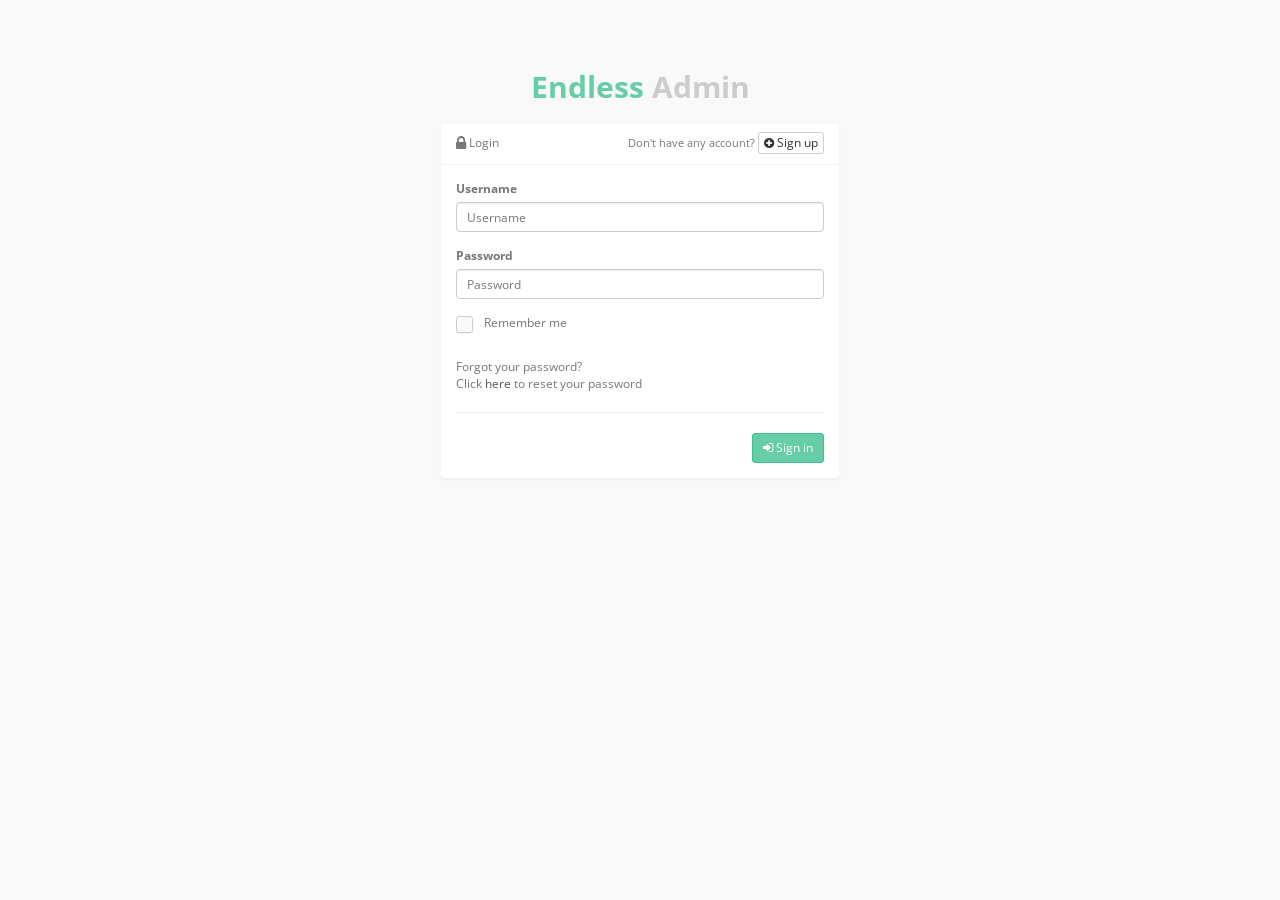
<file: BugDS/login.html>
<!DOCTYPE html>
<html lang="en">
  <head>
    <meta charset="utf-8">
    <title>Login</title>
    <meta name="viewport" content="width=device-width, initial-scale=1.0">
    <meta name="description" content="">
    <meta name="author" content="">

    <!-- Bootstrap core CSS -->
    <link href="bootstrap/css/bootstrap.min.css" rel="stylesheet">
	
	<!-- Font Awesome -->
	<link href="css/font-awesome.min.css" rel="stylesheet">
	
	<!-- Endless -->
	<link href="css/endless.min.css" rel="stylesheet">

  </head>

  <body>
	<div class="login-wrapper">
		<div class="text-center">
			<h2 class="fadeInUp animation-delay8" style="font-weight:bold">
				<span class="text-success">Endless</span> <span style="color:#ccc; text-shadow:0 1px #fff">Admin</span>
			</h2>
		</div>
		<div class="login-widget animation-delay1">	
			<div class="panel panel-default">
				<div class="panel-heading clearfix">
					<div class="pull-left">
						<i class="fa fa-lock fa-lg"></i> Login
					</div>

					<div class="pull-right">
						<span style="font-size:11px;">Don't have any account?</span>
						<a class="btn btn-default btn-xs login-link" href="register.html" style="margin-top:-2px;"><i class="fa fa-plus-circle"></i> Sign up</a>
					</div>
				</div>
				<div class="panel-body">
					<form class="form-login">
						<div class="form-group">
							<label>Username</label>
							<input type="text" placeholder="Username" class="form-control input-sm bounceIn animation-delay2" >
						</div>
						<div class="form-group">
							<label>Password</label>
							<input type="password" placeholder="Password" class="form-control input-sm bounceIn animation-delay4">
						</div>
						<div class="form-group">
							<label class="label-checkbox inline">
								<input type="checkbox" class="regular-checkbox chk-delete" />
								<span class="custom-checkbox info bounceIn animation-delay4"></span>
							</label>
							Remember me		
						</div>
		
						<div class="seperator"></div>
						<div class="form-group">
							Forgot your password?<br/>
							Click <a href="#">here</a> to reset your password
						</div>

						<hr/>
							
						<a class="btn btn-success btn-sm bounceIn animation-delay5 login-link pull-right" href="index.html"><i class="fa fa-sign-in"></i> Sign in</a>
					</form>
				</div>
			</div><!-- /panel -->
		</div><!-- /login-widget -->
	</div><!-- /login-wrapper -->

    <!-- Le javascript
    ================================================== -->
    <!-- Placed at the end of the document so the pages load faster -->
    
    <!-- Jquery -->
	<script src="js/jquery-1.10.2.min.js"></script>
    
    <!-- Bootstrap -->
    <script src="bootstrap/js/bootstrap.min.js"></script>
   
	<!-- Modernizr -->
	<script src='js/modernizr.min.js'></script>
   
    <!-- Pace -->
	<script src='js/pace.min.js'></script>
   
	<!-- Popup Overlay -->
	<script src='js/jquery.popupoverlay.min.js'></script>
   
    <!-- Slimscroll -->
	<script src='js/jquery.slimscroll.min.js'></script>
   
	<!-- Cookie -->
	<script src='js/jquery.cookie.min.js'></script>

	<!-- Endless -->
	<script src="js/endless/endless.js"></script>
  </body>
</html>
</file>
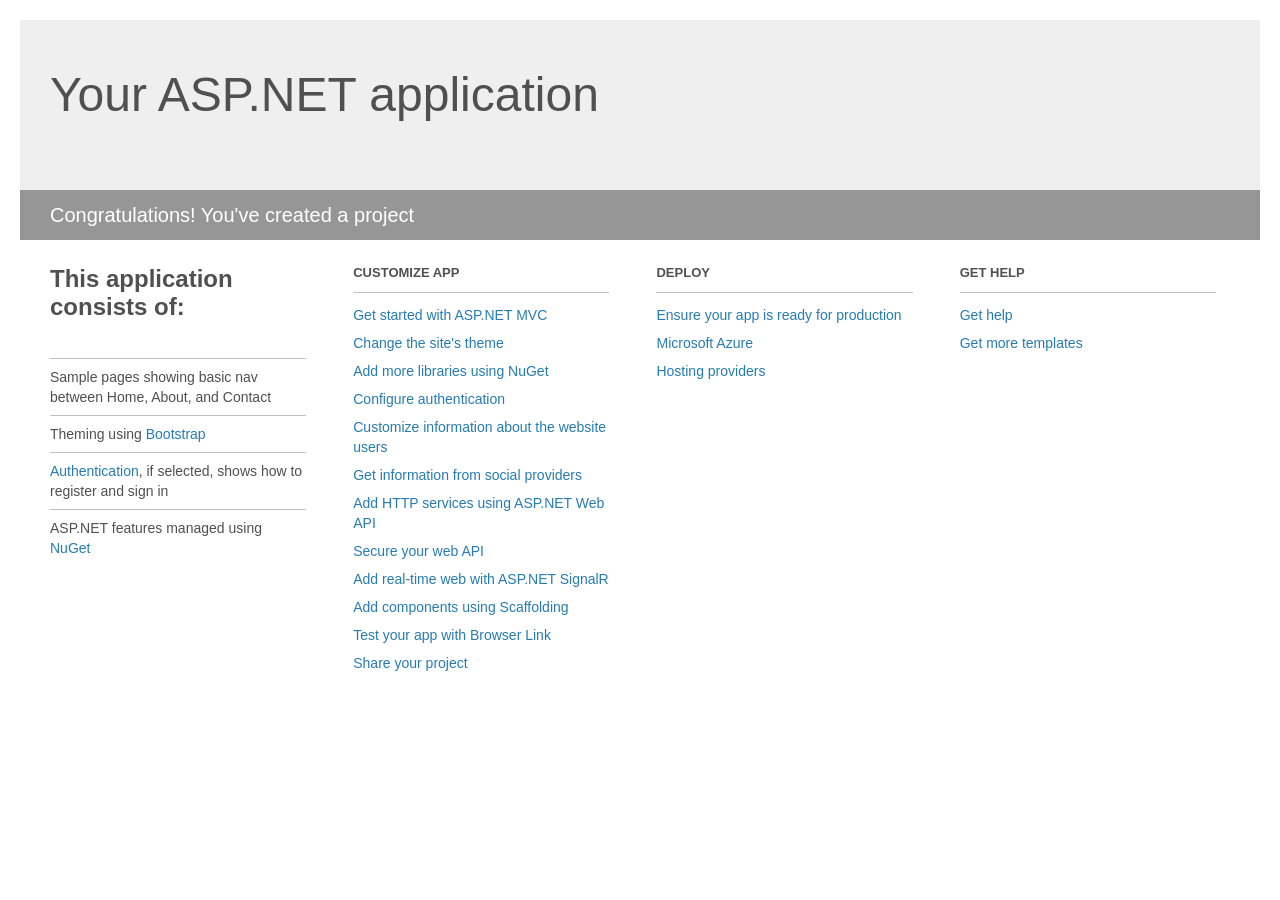
<file: BugDS/Project_Readme.html>
﻿<!DOCTYPE html>
<html lang="en">
<head>
    <meta charset="utf-8" />
    <title>Your ASP.NET application</title>
    <style>
        body {
            background: #fff;
            color: #505050;
            font: 14px 'Segoe UI', tahoma, arial, helvetica, sans-serif;
            margin: 20px;
            padding: 0;
        }

        #header {
            background: #efefef;
            padding: 0;
        }

        h1 {
            font-size: 48px;
            font-weight: normal;
            margin: 0;
            padding: 0 30px;
            line-height: 150px;
        }

        p {
            font-size: 20px;
            color: #fff;
            background: #969696;
            padding: 0 30px;
            line-height: 50px;
        }

        #main {
            padding: 5px 30px;
        }

        .section {
            width: 21.7%;
            float: left;
            margin: 0 0 0 4%;
        }

            .section h2 {
                font-size: 13px;
                text-transform: uppercase;
                margin: 0;
                border-bottom: 1px solid silver;
                padding-bottom: 12px;
                margin-bottom: 8px;
            }

            .section.first {
                margin-left: 0;
            }

                .section.first h2 {
                    font-size: 24px;
                    text-transform: none;
                    margin-bottom: 25px;
                    border: none;
                }

                .section.first li {
                    border-top: 1px solid silver;
                    padding: 8px 0;
                }

            .section.last {
                margin-right: 0;
            }

        ul {
            list-style: none;
            padding: 0;
            margin: 0;
            line-height: 20px;
        }

        li {
            padding: 4px 0;
        }

        a {
            color: #267cb2;
            text-decoration: none;
        }

            a:hover {
                text-decoration: underline;
            }
    </style>
</head>
<body>

    <div id="header">
        <h1>Your ASP.NET application</h1>
        <p>Congratulations! You've created a project</p>
    </div>

    <div id="main">
        <div class="section first">
            <h2>This application consists of:</h2>
            <ul>
                <li>Sample pages showing basic nav between Home, About, and Contact</li>
                <li>Theming using <a href="http://go.microsoft.com/fwlink/?LinkID=615519">Bootstrap</a></li>
                <li><a href="http://go.microsoft.com/fwlink/?LinkID=615520">Authentication</a>, if selected, shows how to register and sign in</li>
                <li>ASP.NET features managed using <a href="http://go.microsoft.com/fwlink/?LinkID=320756">NuGet</a></li>
            </ul>
        </div>

        <div class="section">
            <h2>Customize app</h2>
            <ul>
                <li><a href="http://go.microsoft.com/fwlink/?LinkID=615541">Get started with ASP.NET MVC</a></li>
                <li><a href="http://go.microsoft.com/fwlink/?LinkID=615523">Change the site's theme</a></li>
                <li><a href="http://go.microsoft.com/fwlink/?LinkID=615524">Add more libraries using NuGet</a></li>
                <li><a href="http://go.microsoft.com/fwlink/?LinkID=615542">Configure authentication</a></li>
                <li><a href="http://go.microsoft.com/fwlink/?LinkID=615526">Customize information about the website users</a></li>
                <li><a href="http://go.microsoft.com/fwlink/?LinkID=615527">Get information from social providers</a></li>
                <li><a href="http://go.microsoft.com/fwlink/?LinkID=615528">Add HTTP services using ASP.NET Web API</a></li>
                <li><a href="http://go.microsoft.com/fwlink/?LinkID=615529">Secure your web API</a></li>
                <li><a href="http://go.microsoft.com/fwlink/?LinkID=615530">Add real-time web with ASP.NET SignalR</a></li>
                <li><a href="http://go.microsoft.com/fwlink/?LinkID=615531">Add components using Scaffolding</a></li>
                <li><a href="http://go.microsoft.com/fwlink/?LinkID=615532">Test your app with Browser Link</a></li>
                <li><a href="http://go.microsoft.com/fwlink/?LinkID=615533">Share your project</a></li>
            </ul>
        </div>

        <div class="section">
            <h2>Deploy</h2>
            <ul>
                <li><a href="http://go.microsoft.com/fwlink/?LinkID=615534">Ensure your app is ready for production</a></li>
                <li><a href="http://go.microsoft.com/fwlink/?LinkID=615535">Microsoft Azure</a></li>
                <li><a href="http://go.microsoft.com/fwlink/?LinkID=615536">Hosting providers</a></li>
            </ul>
        </div>

        <div class="section last">
            <h2>Get help</h2>
            <ul>
                <li><a href="http://go.microsoft.com/fwlink/?LinkID=615537">Get help</a></li>
                <li><a href="http://go.microsoft.com/fwlink/?LinkID=615538">Get more templates</a></li>
            </ul>
        </div>
    </div>

</body>
</html>
</file>
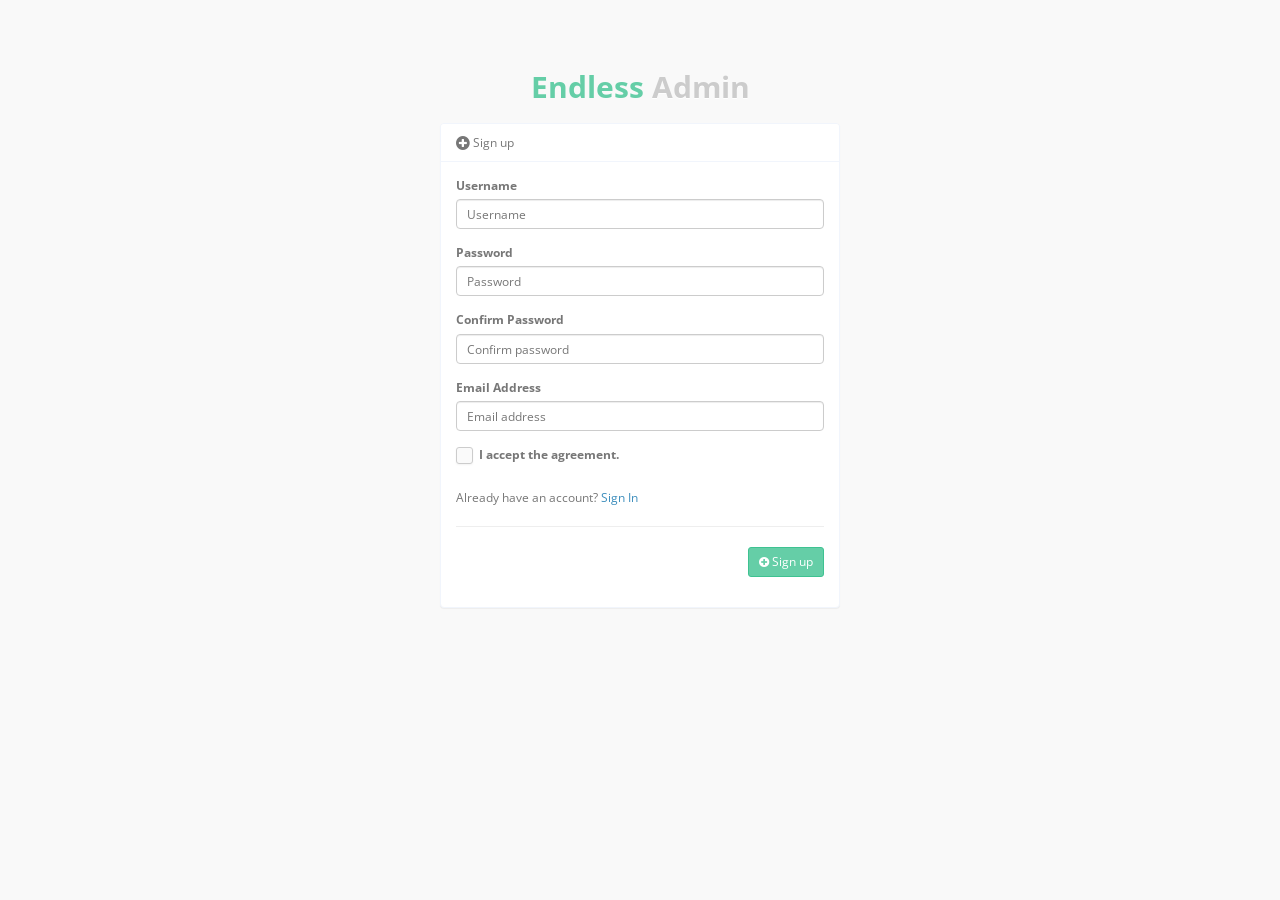
<file: BugDS/register.html>
<!DOCTYPE html>
<html lang="en">
  <head>
    <meta charset="utf-8">
    <title>Registration</title>
    <meta name="viewport" content="width=device-width, initial-scale=1.0">
    <meta name="description" content="">
    <meta name="author" content="">

    <!-- Bootstrap core CSS -->
    <link href="bootstrap/css/bootstrap.min.css" rel="stylesheet">

	<!-- Font Awesome -->
	<link href="css/font-awesome.min.css" rel="stylesheet">
	
	<!-- Endless -->
	<link href="css/endless.min.css" rel="stylesheet">
	
  </head>

  <body>
	<div class="login-wrapper">
		<div class="text-center">
			<h2 class="fadeInUp animation-delay10" style="font-weight:bold">
				<span class="text-success">Endless</span> <span style="color:#ccc; text-shadow:0 1px #fff">Admin</span>
			</h2>
	    </div>
		<div class="login-widget animation-delay1">	
			<div class="panel panel-default">
				<div class="panel-heading">
					<i class="fa fa-plus-circle fa-lg"></i> Sign up
				</div>
				<div class="panel-body">
					<form class="form-login">
						<div class="form-group">
							<label>Username</label>
							<input type="text" placeholder="Username" class="form-control input-sm bounceIn animation-delay2" >
						</div><!-- /form-group -->
						<div class="form-group">
							<label>Password</label>
							<input type="password" placeholder="Password" class="form-control input-sm bounceIn animation-delay3">
						</div><!-- /form-group -->
						<div class="form-group">
							<label>Confirm Password</label>
							<input type="text" placeholder="Confirm password" class="form-control input-sm bounceIn animation-delay4">
						</div><!-- /form-group -->
						<div class="form-group">
							<label>Email Address</label>
							<input type="text" placeholder="Email address" class="form-control input-sm bounceIn animation-delay5">
						</div><!-- /form-group -->
						<div class="form-group">
							<label class="label-checkbox">
								 <input type="checkbox"/>
								 <span class="custom-checkbox info bounceIn animation-delay6"></span>
								 I accept the agreement.
							</label>
						</div><!-- /form-group -->

						<div class="seperator"></div>
						<div class="form-group">
							<div class="controls">
								Already have an account? <a href="login.html" class="primary-font login-link">Sign In</a>
							</div>
						</div><!-- /form-group -->
							
						<hr/>
						<div class="form-group">
							<div class="controls text-right">
								<a class="btn btn-success btn-sm bounceIn animation-delay7 login-link" href="login.html"><i class="fa fa-plus-circle"></i> Sign up</a>
							</div>
						</div><!-- /form-group -->
					</form>
				</div>
			</div><!-- /panel -->
		</div><!-- /login-widget -->
	</div><!-- /login-wrapper -->
	
    <!-- Le javascript
    ================================================== -->
    <!-- Placed at the end of the document so the pages load faster -->
    
    <!-- Jquery -->
	<script src="js/jquery-1.10.2.min.js"></script>
    
    <!--Bootstrap-->
    <script src="bootstrap/js/bootstrap.min.js"></script>
   
	<!-- Modernizr -->
	<script src='js/modernizr.min.js'></script>
	
	<!-- Pace -->
	<script src='js/pace.min.js'></script>
	
	<!-- Popup Overlay -->
	<script src='js/jquery.popupoverlay.min.js'></script>
	
	<!-- Slimscroll -->
	<script src='js/jquery.slimscroll.min.js'></script>
	
	<!--Cookie-->
	<script src='js/jquery.cookie.min.js'></script>

	<!--Endless-->
	<script src="js/endless/endless.js"></script>
  </body>
</html>
</file>
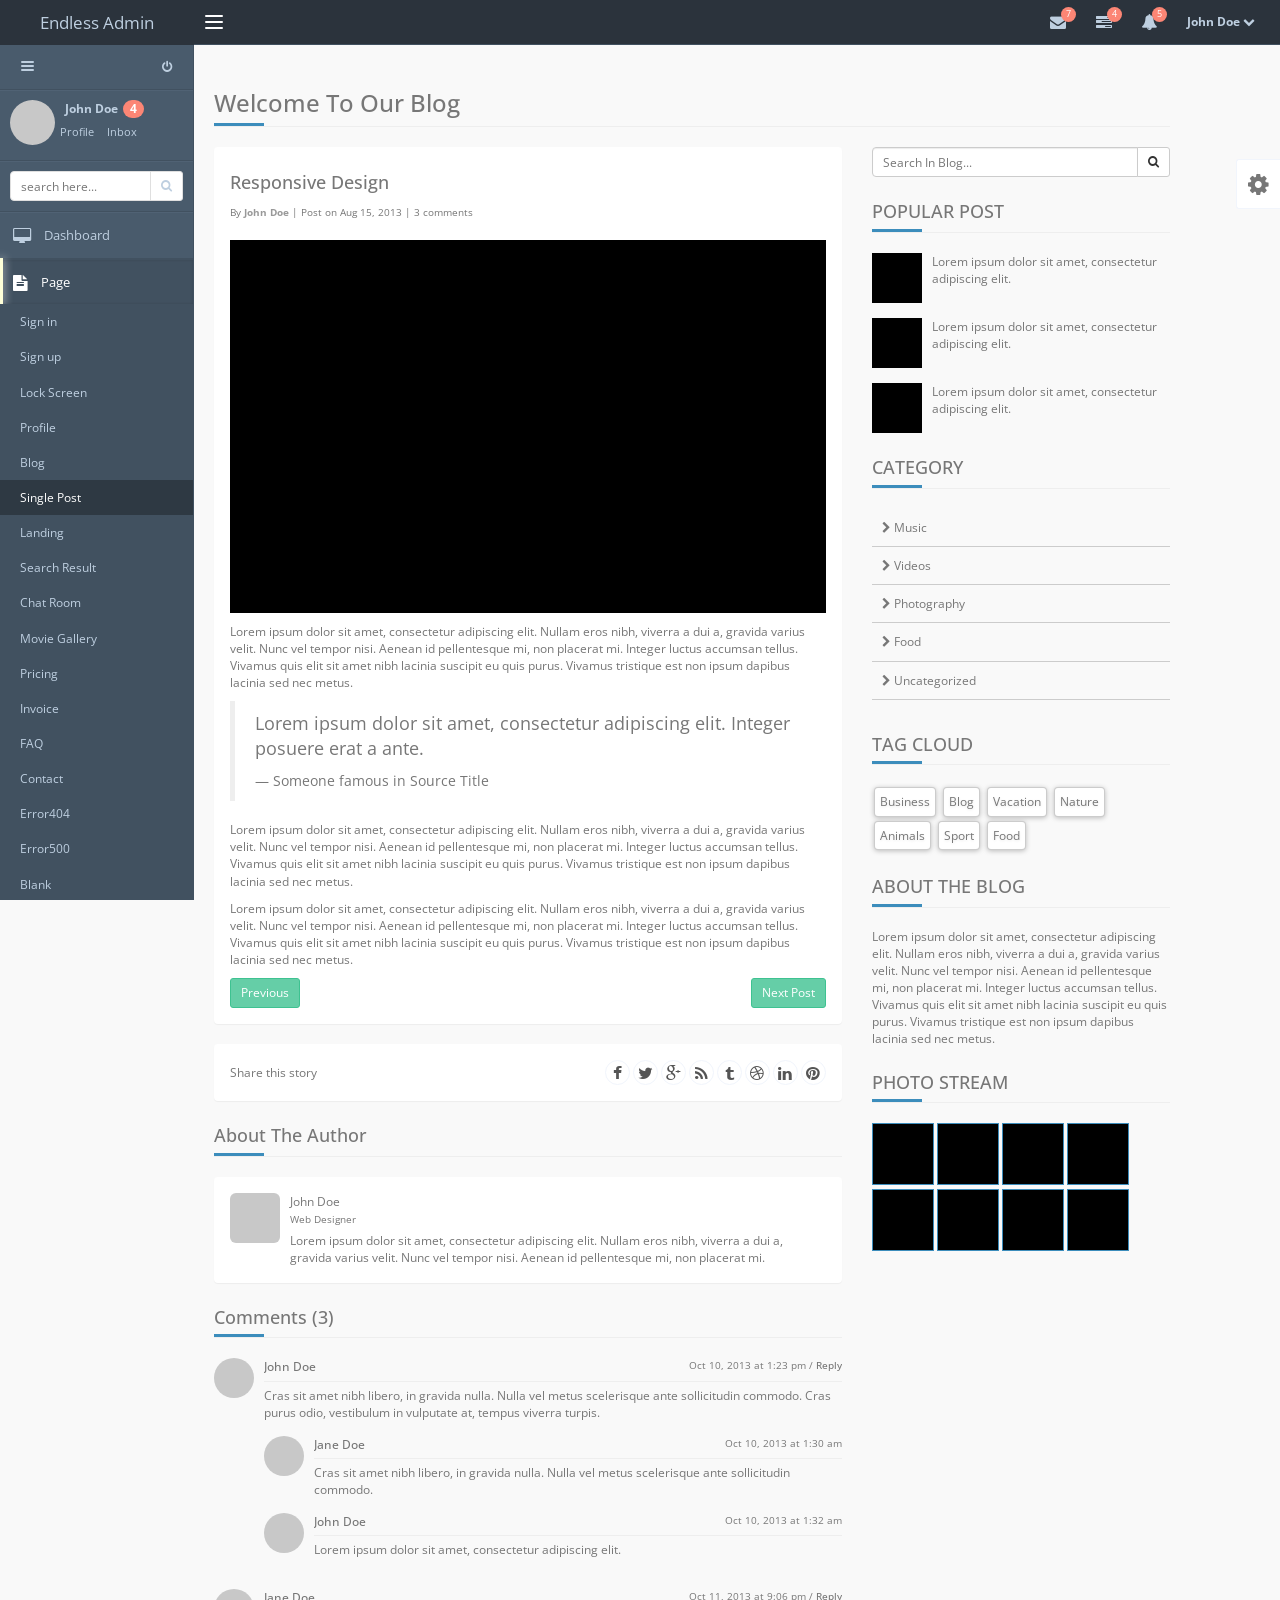
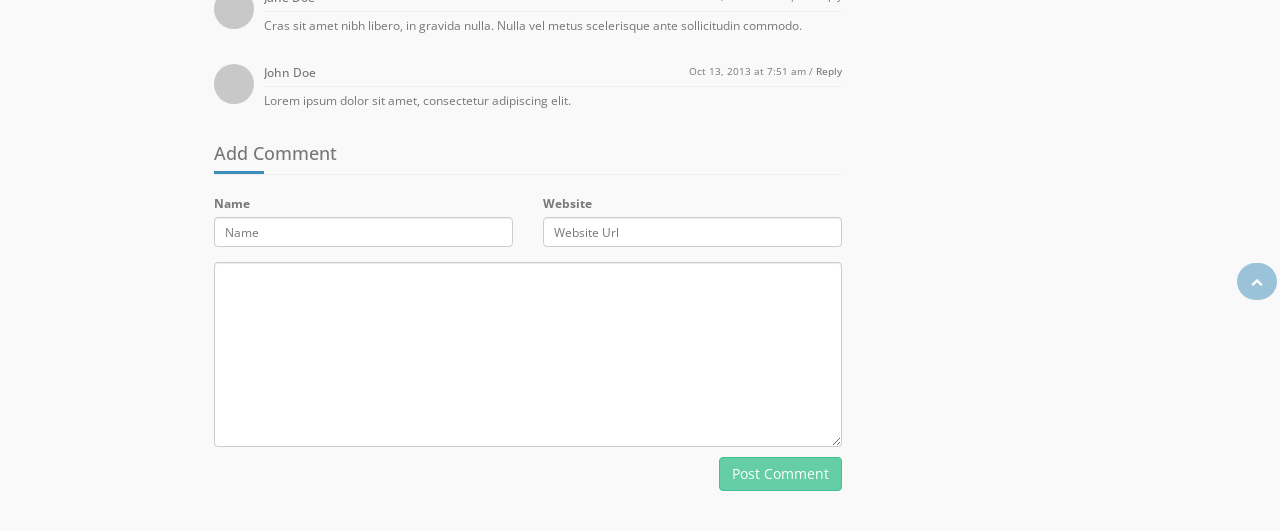
<file: BugDS/single_post.html>
<!DOCTYPE html>
<html lang="en">
  <head>
    <meta charset="utf-8">
    <title>Endless Admin</title>
    <meta name="viewport" content="width=device-width, initial-scale=1.0">
    <meta name="description" content="">
    <meta name="author" content="">

    <!-- Bootstrap core CSS -->
    <link href="bootstrap/css/bootstrap.min.css" rel="stylesheet">
	
	<!-- Font Awesome -->
	<link href="css/font-awesome.min.css" rel="stylesheet">
	
	<!-- Pace -->
	<link href="css/pace.css" rel="stylesheet">
	
	<!-- Color box -->
	<link href="css/colorbox/colorbox.css" rel="stylesheet">

	<!-- Endless -->
	<link href="css/endless.min.css" rel="stylesheet">
	<link href="css/endless-skin.css" rel="stylesheet">
	
  </head>

  <body class="overflow-hidden">
	<!-- Overlay Div -->
	<div id="overlay" class="transparent"></div>

	<a href="" id="theme-setting-icon"><i class="fa fa-cog fa-lg"></i></a>
	<div id="theme-setting">
		<div class="title">
			<strong class="no-margin">Skin Color</strong>
		</div>
		<div class="theme-box">
			<a class="theme-color" style="background:#323447" id="default"></a>
			<a class="theme-color" style="background:#efefef" id="skin-1"></a>
			<a class="theme-color" style="background:#a93922" id="skin-2"></a>
			<a class="theme-color" style="background:#3e6b96" id="skin-3"></a>
			<a class="theme-color" style="background:#635247" id="skin-4"></a>
			<a class="theme-color" style="background:#3a3a3a" id="skin-5"></a>
			<a class="theme-color" style="background:#495B6C" id="skin-6"></a>
		</div>
		<div class="title">
			<strong class="no-margin">Sidebar Menu</strong>
		</div>
		<div class="theme-box">
			<label class="label-checkbox">
				<input type="checkbox" checked id="fixedSidebar">
				<span class="custom-checkbox"></span>
				Fixed Sidebar
			</label>
		</div>
	</div><!-- /theme-setting -->
	
	<div id="wrapper" class="preload">
		<div id="top-nav" class="skin-6 fixed">
			<div class="brand">
				<span>Endless</span>
				<span class="text-toggle"> Admin</span>
			</div><!-- /brand -->
			<button type="button" class="navbar-toggle pull-left" id="sidebarToggle">
				<span class="icon-bar"></span>
				<span class="icon-bar"></span>
				<span class="icon-bar"></span>
			</button>
			<button type="button" class="navbar-toggle pull-left hide-menu" id="menuToggle">
				<span class="icon-bar"></span>
				<span class="icon-bar"></span>
				<span class="icon-bar"></span>
			</button>
			<ul class="nav-notification clearfix">
				<li class="dropdown">
					<a class="dropdown-toggle" data-toggle="dropdown" href="#">
						<i class="fa fa-envelope fa-lg"></i>
						<span class="notification-label bounceIn animation-delay4">7</span>
					</a>
					<ul class="dropdown-menu message dropdown-1">
						<li><a>You have 4 new unread messages</a></li>					  
						<li>
							<a class="clearfix" href="#">
								<img src="img/user.jpg" alt="User Avatar">
								<div class="detail">
									<strong>John Doe</strong>
									<p class="no-margin">
										Lorem ipsum dolor sit amet...
									</p>
									<small class="text-muted"><i class="fa fa-check text-success"></i> 27m ago</small>
								</div>
							</a>	
						</li>
						<li>
							<a class="clearfix" href="#">
								<img src="img/user2.jpg" alt="User Avatar">
								<div class="detail">
									<strong>Jane Doe</strong>
									<p class="no-margin">
										Lorem ipsum dolor sit amet...
									</p>
									<small class="text-muted"><i class="fa fa-check text-success"></i> 5hr ago</small>
								</div>
							</a>	
						</li>
						<li>
							<a class="clearfix" href="#">
								<img src="img/user.jpg" alt="User Avatar">
								<div class="detail">
									<strong>Bill Doe</strong>
									<p class="no-margin">
										Lorem ipsum dolor sit amet...
									</p>
									<small class="text-muted"><i class="fa fa-reply"></i> Yesterday</small>
								</div>
							</a>	
						</li>
						<li>
							<a class="clearfix" href="#">
								<img src="img/user2.jpg" alt="User Avatar">
								<div class="detail">
									<strong>Baby Doe</strong>
									<p class="no-margin">
										Lorem ipsum dolor sit amet...
									</p>
									<small class="text-muted"><i class="fa fa-reply"></i> 9 Feb 2013</small>
								</div>
							</a>	
						</li>
						<li><a href="#">View all messages</a></li>					  
					</ul>
				</li>
				<li class="dropdown hidden-xs">
					<a href="#" class="dropdown-toggle" data-toggle="dropdown">
						<i class="fa fa-tasks fa-lg"></i>
						<span class="notification-label bounceIn animation-delay5">4</span>
					</a>
					<ul class="dropdown-menu task dropdown-2">
						<li><a href="#">You have 4 tasks to complete</a></li>					  
						<li>
							<a href="#">
								<div class="clearfix">
									<span class="pull-left">Bug Fixes</span>
									<small class="pull-right text-muted">78%</small>
								</div>
								<div class="progress">
									<div class="progress-bar" style="width:78%"></div>
								</div>
							</a>
						</li>
						<li>
							<a href="#">
								<div class="clearfix">
									<span class="pull-left">Software Updating</span>
									<small class="pull-right text-muted">54%</small>
								</div>
								<div class="progress progress-striped">
									<div class="progress-bar progress-bar-success" style="width:54%"></div>
								</div>
							</a>
						</li>
						<li>
							<a href="#">
								<div class="clearfix">
									<span class="pull-left">Database Migration</span>
									<small class="pull-right text-muted">23%</small>
								</div>
								<div class="progress">
									<div class="progress-bar progress-bar-warning" style="width:23%"></div>
								</div>
							</a>
						</li>
						<li>
							<a href="#">
								<div class="clearfix">
									<span class="pull-left">Unit Testing</span>
									<small class="pull-right text-muted">92%</small>
								</div>
								<div class="progress progress-striped active">
									<div class="progress-bar progress-bar-danger " style="width:92%"></div>
								</div>
							</a>
						</li>
						<li><a href="#">View all tasks</a></li>					  
					</ul>
				</li>
				<li class="dropdown">
					<a class="dropdown-toggle" data-toggle="dropdown" href="#">
						<i class="fa fa-bell fa-lg"></i>
						<span class="notification-label bounceIn animation-delay6">5</span>
					</a>
					<ul class="dropdown-menu notification dropdown-3">
						<li><a href="#">You have 5 new notifications</a></li>					  
						<li>
							<a href="#">
								<span class="notification-icon bg-warning">
									<i class="fa fa-warning"></i>
								</span>
								<span class="m-left-xs">Server #2 not responding.</span>
								<span class="time text-muted">Just now</span>
							</a>
						</li>
						<li>
							<a href="#">
								<span class="notification-icon bg-success">
									<i class="fa fa-plus"></i>
								</span>
								<span class="m-left-xs">New user registration.</span>
								<span class="time text-muted">2m ago</span>
							</a>
						</li>
						<li>
							<a href="#">
								<span class="notification-icon bg-danger">
									<i class="fa fa-bolt"></i>
								</span>
								<span class="m-left-xs">Application error.</span>
								<span class="time text-muted">5m ago</span>
							</a>
						</li>
						<li>
							<a href="#">
								<span class="notification-icon bg-success">
									<i class="fa fa-usd"></i>
								</span>
								<span class="m-left-xs">2 items sold.</span>
								<span class="time text-muted">1hr ago</span>
							</a>
						</li>
						<li>
							<a href="#">
								<span class="notification-icon bg-success">
									<i class="fa fa-plus"></i>
								</span>
								<span class="m-left-xs">New user registration.</span>
								<span class="time text-muted">1hr ago</span>
							</a>
						</li>
						<li><a href="#">View all notifications</a></li>					  
					</ul>
				</li>
				<li class="profile dropdown">
					<a class="dropdown-toggle" data-toggle="dropdown" href="#">
						<strong>John Doe</strong>
						<span><i class="fa fa-chevron-down"></i></span>
					</a>
					<ul class="dropdown-menu">
						<li>
							<a class="clearfix" href="#">
								<img src="img/user.jpg" alt="User Avatar">
								<div class="detail">
									<strong>John Doe</strong>
									<p class="grey">John_Doe@email.com</p> 
								</div>
							</a>
						</li>
						<li><a tabindex="-1" href="profile.html" class="main-link"><i class="fa fa-edit fa-lg"></i> Edit profile</a></li>
						<li><a tabindex="-1" href="gallery.html" class="main-link"><i class="fa fa-picture-o fa-lg"></i> Photo Gallery</a></li>
						<li><a tabindex="-1" href="#" class="theme-setting"><i class="fa fa-cog fa-lg"></i> Setting</a></li>
						<li class="divider"></li>
						<li><a tabindex="-1" class="main-link logoutConfirm_open" href="#logoutConfirm"><i class="fa fa-lock fa-lg"></i> Log out</a></li>
					</ul>
				</li>
			</ul>
		</div><!-- /top-nav-->
		
		<aside class="fixed skin-6">			
			<div class="sidebar-inner scrollable-sidebar">
				<div class="size-toggle">
					<a class="btn btn-sm" id="sizeToggle">
						<span class="icon-bar"></span>
						<span class="icon-bar"></span>
						<span class="icon-bar"></span>
					</a>
					<a class="btn btn-sm pull-right logoutConfirm_open"  href="#logoutConfirm">
						<i class="fa fa-power-off"></i>
					</a>
				</div><!-- /size-toggle -->	
				<div class="user-block clearfix">
					<img src="img/user.jpg" alt="User Avatar">
					<div class="detail">
						<strong>John Doe</strong><span class="badge badge-danger bounceIn animation-delay4 m-left-xs">4</span>
						<ul class="list-inline">
							<li><a href="profile.html">Profile</a></li>
							<li><a href="inbox.html" class="no-margin">Inbox</a></li>
						</ul>
					</div>
				</div><!-- /user-block -->
				<div class="search-block">
					<div class="input-group">
						<input type="text" class="form-control input-sm" placeholder="search here...">
						<span class="input-group-btn">
							<button class="btn btn-default btn-sm" type="button"><i class="fa fa-search"></i></button>
						</span>
					</div><!-- /input-group -->
				</div><!-- /search-block -->
				<div class="main-menu">
					<ul>
						<li>
							<a href="index.html">
								<span class="menu-icon">
									<i class="fa fa-desktop fa-lg"></i> 
								</span>
								<span class="text">
									Dashboard
								</span>
								<span class="menu-hover"></span>
							</a>
						</li>
						<li class="active openable open">
							<a href="#">
								<span class="menu-icon">
									<i class="fa fa-file-text fa-lg"></i> 
								</span>
								<span class="text">
									Page
								</span>
								<span class="menu-hover"></span>
							</a>
							<ul class="submenu">
								<li><a href="login.html"><span class="submenu-label">Sign in</span></a></li>
								<li><a href="register.html"><span class="submenu-label">Sign up</span></a></li>
								<li><a href="lock_screen.html"><span class="submenu-label">Lock Screen</span></a></li>
								<li><a href="profile.html"><span class="submenu-label">Profile</span></a></li>
								<li><a href="blog.html"><span class="submenu-label">Blog</span></a></li>
								<li class="active"><a href="single_post.html"><span class="submenu-label">Single Post</span></a></li>
								<li><a href="landing.html"><span class="submenu-label">Landing</span></a></li>
								<li><a href="search_result.html"><span class="submenu-label">Search Result</span></a></li>
								<li><a href="chat.html"><span class="submenu-label">Chat Room</span></a></li>
								<li><a href="movie.html"><span class="submenu-label">Movie Gallery</span></a></li>
								<li><a href="pricing.html"><span class="submenu-label">Pricing</span></a></li>
								<li><a href="invoice.html"><span class="submenu-label">Invoice</span></a></li>
								<li><a href="faq.html"><span class="submenu-label">FAQ</span></a></li>
								<li><a href="contact.html"><span class="submenu-label">Contact</span></a></li>
								<li><a href="error404.html"><span class="submenu-label">Error404</span></a></li>
								<li><a href="error500.html"><span class="submenu-label">Error500</span></a></li>
								<li><a href="blank.html"><span class="submenu-label">Blank</span></a></li>
							</ul>
						</li>
						<li class="openable">
							<a href="#">
								<span class="menu-icon">
									<i class="fa fa-tag fa-lg"></i> 
								</span>
								<span class="text">
									Component
								</span>
								<span class="badge badge-success bounceIn animation-delay5">9</span>
								<span class="menu-hover"></span>
							</a>
							<ul class="submenu">
								<li><a href="ui_element.html"><span class="submenu-label">UI Features</span></a></li>
								<li><a href="button.html"><span class="submenu-label">Button & Icons</span></a></li>
								<li><a href="tab.html"><span class="submenu-label">Tab</span></a></li>
								<li><a href="nestable_list.html"><span class="submenu-label">Nestable List</span></a></li>
								<li><a href="calendar.html"><span class="submenu-label">Calendar</span></a></li>
								<li><a href="table.html"><span class="submenu-label">Table</span></a></li>
								<li><a href="widget.html"><span class="submenu-label">Widget</span></a></li>
								<li><a href="form_element.html"><span class="submenu-label">Form Element</span></a></li>
								<li><a href="form_wizard.html"><span class="submenu-label">Form Wizard</span></a></li>
							</ul>
						</li>
						<li>
							<a href="timeline.html">
								<span class="menu-icon">
									<i class="fa fa-clock-o fa-lg"></i> 
								</span>
								<span class="text">
									Timeline
								</span>
								<span class="menu-hover"></span>
							</a>
						</li>
						<li>
							<a href="gallery.html">
								<span class="menu-icon">
									<i class="fa fa-picture-o fa-lg"></i> 
								</span>
								<span class="text">
									Gallery
								</span>
								<span class="menu-hover"></span>
							</a>
						</li>
						<li>
							<a href="inbox.html">
								<span class="menu-icon">
									<i class="fa fa-envelope fa-lg"></i> 
								</span>
								<span class="text">
									Inbox
								</span>
								<span class="badge badge-danger bounceIn animation-delay6">4</span>
								<span class="menu-hover"></span>
							</a>
						</li>
						<li>
							<a href="email_selection.html">
								<span class="menu-icon">
									<i class="fa fa-tasks fa-lg"></i> 
								</span>
								<span class="text">
									Email Template
								</span>
								<small class="badge badge-warning bounceIn animation-delay7">New</small>
								<span class="menu-hover"></span>
							</a>
						</li>
						<li class="openable">
							<a href="#">
								<span class="menu-icon">
									<i class="fa fa-magic fa-lg"></i> 
								</span>
								<span class="text">
									Multi-Level menu
								</span>
								<span class="menu-hover"></span>
							</a>
							<ul class="submenu">
								<li class="openable">
									<a href="#">
										<span class="submenu-label">menu 2.1</span>
										<span class="badge badge-danger bounceIn animation-delay1 pull-right">3</span>
									</a>
									<ul class="submenu third-level">
										<li><a href="#"><span class="submenu-label">menu 3.1</span></a></li>
										<li><a href="#"><span class="submenu-label">menu 3.2</span></a></li>
										<li class="openable">
											<a href="#">
												<span class="submenu-label">menu 3.3</span>
												<span class="badge badge-danger bounceIn animation-delay1 pull-right">2</span>
											</a>
											<ul class="submenu fourth-level">
												<li><a href="#"><span class="submenu-label">menu 4.1</span></a></li>
												<li><a href="#"><span class="submenu-label">menu 4.2</span></a></li>
											</ul>
										</li>
									</ul>
								</li>
								<li class="openable">
									<a href="#">
										<span class="submenu-label">menu 2.2</span>
										<span class="badge badge-success bounceIn animation-delay2 pull-right">3</span>
									</a>
									<ul class="submenu third-level">
										<li class="openable">
											<a href="#">
												<span class="submenu-label">menu 3.1</span>
												<span class="badge badge-success bounceIn animation-delay1 pull-right">2</span>
											</a>
											<ul class="submenu fourth-level">
												<li><a href="#"><span class="submenu-label">menu 4.1</span></a></li>
												<li><a href="#"><span class="submenu-label">menu 4.2</span></a></li>
											</ul>
										</li>
										<li><a href="#"><span class="submenu-label">menu 3.2</span></a></li>
										<li><a href="#"><span class="submenu-label">menu 3.3</span></a></li>
									</ul>
								</li>
							</ul>
						</li>
					</ul>
					
					<div class="alert alert-info">
						Welcome to Endless Admin. Do not forget to check all my pages. 
					</div>
				</div><!-- /main-menu -->
			</div><!-- /sidebar-inner scrollable-sidebar -->
		</aside>

		<div id="main-container">
			<div class="padding-md">
				<div class="row">
					<div class="col-md-11">	
						<h3 class="headline m-top-md">
							Welcome To Our Blog
							<span class="line"></span>
						</h3>
						<div class="row">	
							<div class="col-md-8">
								<div class="panel blog-container">
									<div class="panel-body">
										<h4>Responsive Design</h4>
										<small class="text-muted">By <a href="#"><strong> John Doe</strong></a> |  Post on Aug 15, 2013  | 3 comments</small>
										<div class="seperator"></div>
										<div class="seperator"></div>
										
										<div class="image-wrapper">
											<a class="image-wrapper image-zoom" href="img/movie/preview1.jpg">
												<img src="img/movie/preview1.jpg" alt="Photo of Blog">
												<div class="image-overlay"></div>	
											</a>
										</div><!-- /image-wrapper -->
																		
										<p class="m-top-sm m-bottom-sm">
											Lorem ipsum dolor sit amet, consectetur adipiscing elit. Nullam eros nibh, viverra a dui a, gravida varius velit. Nunc vel tempor nisi. Aenean id pellentesque mi, non placerat mi. Integer luctus accumsan tellus. Vivamus quis elit sit amet nibh lacinia suscipit eu quis purus. Vivamus tristique est non ipsum dapibus lacinia sed nec metus.
										</p>
										<blockquote>
											<p>Lorem ipsum dolor sit amet, consectetur adipiscing elit. Integer posuere erat a ante.</p>
											<small>Someone famous in <cite title="Source Title">Source Title</cite></small>
										</blockquote>
										<p class="m-top-sm m-bottom-sm">
											Lorem ipsum dolor sit amet, consectetur adipiscing elit. Nullam eros nibh, viverra a dui a, gravida varius velit. Nunc vel tempor nisi. Aenean id pellentesque mi, non placerat mi. Integer luctus accumsan tellus. Vivamus quis elit sit amet nibh lacinia suscipit eu quis purus. Vivamus tristique est non ipsum dapibus lacinia sed nec metus.
										</p>
										<p class="m-top-sm m-bottom-sm">
											Lorem ipsum dolor sit amet, consectetur adipiscing elit. Nullam eros nibh, viverra a dui a, gravida varius velit. Nunc vel tempor nisi. Aenean id pellentesque mi, non placerat mi. Integer luctus accumsan tellus. Vivamus quis elit sit amet nibh lacinia suscipit eu quis purus. Vivamus tristique est non ipsum dapibus lacinia sed nec metus.
										</p>
										<div class="m-top-sm">
											<a href="#" class="btn btn-sm btn-success">Previous</a>
											<a href="#" class="btn btn-sm btn-success pull-right">Next Post</a>
										</div>
									</div>
								</div><!-- /panel -->
								<div class="panel">
									<div class="panel-body">
										<div class="share-blog clearfix">
											<span class="pull-left" style="line-height: 25px;">Share this story</span>
											<div class="pull-right">
												<a href="#" class="social-connect tooltip-test facebook-hover" data-toggle="tooltip" data-original-title="Facebook"><i class="fa fa-facebook"></i></a>
												<a href="#" class="social-connect tooltip-test twitter-hover" data-toggle="tooltip" data-original-title="Twitter"><i class="fa fa-twitter"></i></a>
												<a href="#" class="social-connect tooltip-test google-plus-hover" data-toggle="tooltip" data-original-title="Google Plus"><i class="fa fa-google-plus"></i></a>
												<a href="#" class="social-connect tooltip-test rss-hover" data-toggle="tooltip" data-original-title="Rss feed"><i class="fa fa-rss"></i></a>
												<a href="#" class="social-connect tooltip-test tumblr-hover" data-toggle="tooltip" data-original-title="Tumblr"><i class="fa fa-tumblr"></i></a>
												<a href="#" class="social-connect tooltip-test dribbble-hover" data-toggle="tooltip" data-original-title="Dribbble"><i class="fa fa-dribbble"></i></a>
												<a href="#" class="social-connect tooltip-test linkedin-hover" data-toggle="tooltip" data-original-title="Linkedin"><i class="fa fa-linkedin"></i></a>
												<a href="#" class="social-connect tooltip-test pinterest-hover" data-toggle="tooltip" data-original-title="Pinterest"><i class="fa fa-pinterest"></i></a>
											</div>
										</div>
									</div>
								</div><!-- /panel -->
								<h4 class="headline">
									About The Author
									<span class="line"></span>
								</h4>
								<div class="panel">
									<div class="panel-body">
										<div class="media">
											<a class="pull-left" href="#">
												<img src="img/user.jpg" alt="Author" class="img-rounded" style="height:50px; width:50px;">
											</a>
											<div class="media-heading">
												John Doe<br>
												<small class="text-muted">Web Designer</small>
											</div>
											<div class="media-body">
												Lorem ipsum dolor sit amet, consectetur adipiscing elit. Nullam eros nibh, viverra a dui a, gravida varius velit. Nunc vel tempor nisi. Aenean id pellentesque mi, non placerat mi.
											</div>
										</div>
									</div>
								</div><!-- /panel -->
								<h4 class="headline">
									Comments (3)
									<span class="line"></span>
								</h4>
								<ul class="media-list comment-list">
									<li class="media">
										<a class="pull-left" href="#">
											<img class="media-object img-circle" src="img/user.jpg" alt="User Avatar" style="width: 40px; height: 40px;">
										</a>
										<div class="media-body">
											<div class="media-heading">
												<a href="#">John Doe</a>
												<small class="text-muted">
													Oct 10, 2013 at 1:23 pm / <a href="#">Reply</a>
												</small>
											</div>
											<p>Cras sit amet nibh libero, in gravida nulla. Nulla vel metus scelerisque ante sollicitudin commodo. Cras purus odio, vestibulum in vulputate at, tempus viverra turpis.</p>
											
											<!-- Nested media object -->
											<div class="media">
												<a class="pull-left" href="#">
													<img class="media-object img-circle" src="img/user2.jpg" alt="User Avatar" style="width: 40px; height: 40px;">
												</a>
												<div class="media-body">
													<div class="media-heading">
														<a href="#">Jane Doe</a>
														<small class="text-muted">
															Oct 10, 2013 at 1:30 am
														</small>
													</div>
													Cras sit amet nibh libero, in gravida nulla. Nulla vel metus scelerisque ante sollicitudin commodo.
												</div>
											</div>
											<div class="media">
												<a class="pull-left" href="#">
													<img class="media-object img-circle" src="img/user.jpg" alt="User Avatar" style="width: 40px; height: 40px;">
												</a>
												<div class="media-body">
													<div class="media-heading">
														<a href="#">John Doe</a>
														<small class="text-muted">
															Oct 10, 2013 at 1:32 am
														</small>
													</div>
													Lorem ipsum dolor sit amet, consectetur adipiscing elit. 
												</div>
											</div>
										</div>
									</li>
									<li class="media">
										<a class="pull-left" href="#">
											<img class="media-object img-circle" src="img/user2.jpg" alt="User Avatar" style="width: 40px; height: 40px;">
										</a>
										<div class="media-body">
											<div class="media-heading">
												<a href="#">Jane Doe</a>
												<small class="text-muted">
													Oct 11, 2013 at 9:06 pm / <a href="#">Reply</a>
												</small>
											</div>
											Cras sit amet nibh libero, in gravida nulla. Nulla vel metus scelerisque ante sollicitudin commodo.
										</div>
									</li>
									<li class="media">
										<a class="pull-left" href="#">
											<img class="media-object img-circle" src="img/user.jpg" alt="User Avatar" style="width: 40px; height: 40px;">
										</a>
										<div class="media-body">
											<div class="media-heading">
												<a href="#">John Doe</a>
												<small class="text-muted">
													Oct 13, 2013 at 7:51 am / <a href="#">Reply</a>
												</small>
											</div>
											Lorem ipsum dolor sit amet, consectetur adipiscing elit. 
										</div>
									</li>
								</ul><!-- /media-list -->					
								<h4 class="headline">
									Add Comment
									<span class="line"></span>
								</h4>
								<form>
									<div class="row">
										<div class="col-md-6">
											<div class="form-group">
												<label>Name</label>												
												<input type="text" class="form-control input-sm" placeholder="Name">
											</div><!-- /form-group -->
										</div><!-- /.col -->
										<div class="col-md-6">
											<div class="form-group">
												<label>Website</label>
												<input type="text" class="form-control input-sm" placeholder="Website Url">
											</div><!-- /form-group -->
										</div><!-- /.col -->
									</div><!-- /.row -->
									<textarea class="form-control" rows="10"></textarea>
									<div class="seperator"></div>
									<div class="text-right m-bottom-md">
										<button class="btn btn-success">Post Comment</button>
									</div>
								</form>
							</div><!-- /.col -->
							<div class="col-md-4">
								<form>
									<div class="form-group">
										<div class="input-group">
											<input type="text" class="form-control input-sm" placeholder="Search In Blog...">
											<span class="input-group-btn">
												<button class="btn btn-default btn-sm" type="button"><i class="fa fa-search"></i></button>
											</span>
										</div><!-- /input-group -->
									</div><!-- /form-group -->
								</form>
								<h4 class="headline">
									POPULAR POST
									<span class="line"></span>
								</h4>
								<div class="media popular-post">
									<a class="pull-left" href="single_post.html">
										<img src="img/gallery1.jpg" alt="Popular Post">
									</a>
									<div class="media-body">
										Lorem ipsum dolor sit amet, consectetur adipiscing elit. 
									</div>
								</div>
								<div class="media popular-post">
									<a class="pull-left" href="single_post.html">
										<img src="img/gallery2.jpg" alt="Popular Post">
									</a>
									<div class="media-body">
										Lorem ipsum dolor sit amet, consectetur adipiscing elit.
									</div>
								</div>
								<div class="media popular-post">
									<a class="pull-left" href="single_post.html">
										<img src="img/gallery3.jpg" alt="Popular Post">
									</a>
									<div class="media-body">
										Lorem ipsum dolor sit amet, consectetur adipiscing elit.
									</div>
								</div>
								<h4 class="headline">
									CATEGORY
									<span class="line"></span>
								</h4>
								<ul class="category">
									<li><a href="#"><i class="fa fa-chevron-right"></i> Music</a></li>
									<li><a href="#"><i class="fa fa-chevron-right"></i> Videos</a></li>
									<li><a href="#"><i class="fa fa-chevron-right"></i> Photography</a></li>
									<li><a href="#"><i class="fa fa-chevron-right"></i> Food</a></li>
									<li><a href="#"><i class="fa fa-chevron-right"></i> Uncategorized</a></li>
								</ul>
								<h4 class="headline">
									TAG CLOUD
									<span class="line"></span>
								</h4>
								<div class="tag-wrapper">
									<a class="blog-tag" href="#">Business</a> 
									<a class="blog-tag" href="#">Blog</a> 
									<a class="blog-tag" href="#">Vacation</a>
									<a class="blog-tag" href="#">Nature</a>
									<a class="blog-tag" href="#">Animals</a>
									<a class="blog-tag" href="#">Sport</a>
									<a class="blog-tag" href="#">Food</a>
								</div>
								<h4 class="headline">
									ABOUT THE BLOG
									<span class="line"></span>
								</h4>
								<p>
									Lorem ipsum dolor sit amet, consectetur adipiscing elit. Nullam eros nibh, viverra a dui a, gravida varius velit. Nunc vel tempor nisi. Aenean id pellentesque mi, non placerat mi. Integer luctus accumsan tellus. Vivamus quis elit sit amet nibh lacinia suscipit eu quis purus. Vivamus tristique est non ipsum dapibus lacinia sed nec metus.
								</p>
								<h4 class="headline">
									PHOTO STREAM
									<span class="line"></span>
								</h4>
								<ul class="photo-stream">
									<li>
										<a href="#">
											<img src="img/gallery1.jpg" alt="Photo Stream">
										</a>
									</li>
									<li>
										<a href="#">
											<img src="img/gallery2.jpg" alt="Photo Stream">
										</a>
									</li>
									<li>
										<a href="#">
											<img src="img/gallery3.jpg" alt="Photo Stream">
										</a>
									</li>
									<li>
										<a href="#">
											<img src="img/gallery4.jpg" alt="Photo Stream">
										</a>
									</li>
									<li>
										<a href="#">
											<img src="img/gallery5.jpg" alt="Photo Stream">
										</a>
									</li>
									<li>
										<a href="#">
											<img src="img/gallery6.jpg" alt="Photo Stream">
										</a>
									</li>
									<li>
										<a href="#">
											<img src="img/gallery7.jpg" alt="Photo Stream">
										</a>
									</li>
									<li>
										<a href="#">
											<img src="img/gallery8.jpg" alt="Photo Stream">
										</a>
									</li>
								</ul>
							</div><!-- /.col -->
						</div><!-- /.row -->
					</div><!-- /.col -->
				</div><!-- /.row -->
			</div><!-- /.padding-md -->
		</div><!-- /main-container -->
	</div><!-- /wrapper -->

	<a href="" id="scroll-to-top" class="hidden-print"><i class="fa fa-chevron-up"></i></a>
	
	<!-- Logout confirmation -->
	<div class="custom-popup width-100" id="logoutConfirm">
		<div class="padding-md">
			<h4 class="m-top-none"> Do you want to logout?</h4>
		</div>

		<div class="text-center">
			<a class="btn btn-success m-right-sm" href="login.html">Logout</a>
			<a class="btn btn-danger logoutConfirm_close">Cancel</a>
		</div>
	</div>
	
    <!-- Le javascript
    ================================================== -->
    <!-- Placed at the end of the document so the pages load faster -->
	
	<!-- Jquery -->
	<script src="js/jquery-1.10.2.min.js"></script>
	
	<!-- Bootstrap -->
    <script src="bootstrap/js/bootstrap.min.js"></script>
   
	<!-- Colorbox -->
	<script src='js/jquery.colorbox.min.js'></script>	
	
	<!-- Modernizr -->
	<script src='js/modernizr.min.js'></script>
	
	<!-- Pace -->
	<script src='js/pace.min.js'></script>

	<!-- Popup Overlay -->
	<script src='js/jquery.popupoverlay.min.js'></script>
	
	<!-- Slimscroll -->
	<script src='js/jquery.slimscroll.min.js'></script>
	
	<!-- Cookie -->
	<script src='js/jquery.cookie.min.js'></script>

	<!-- Endless -->
	<script src="js/endless/endless.js"></script>
	
	<script>
		$(function()	{
			//Colorbox 
			$('.image-zoom').colorbox({
				maxWidth:'90%',
				width:'800px'
			});
		});
	</script>
	
  </body>
</html>
</file>
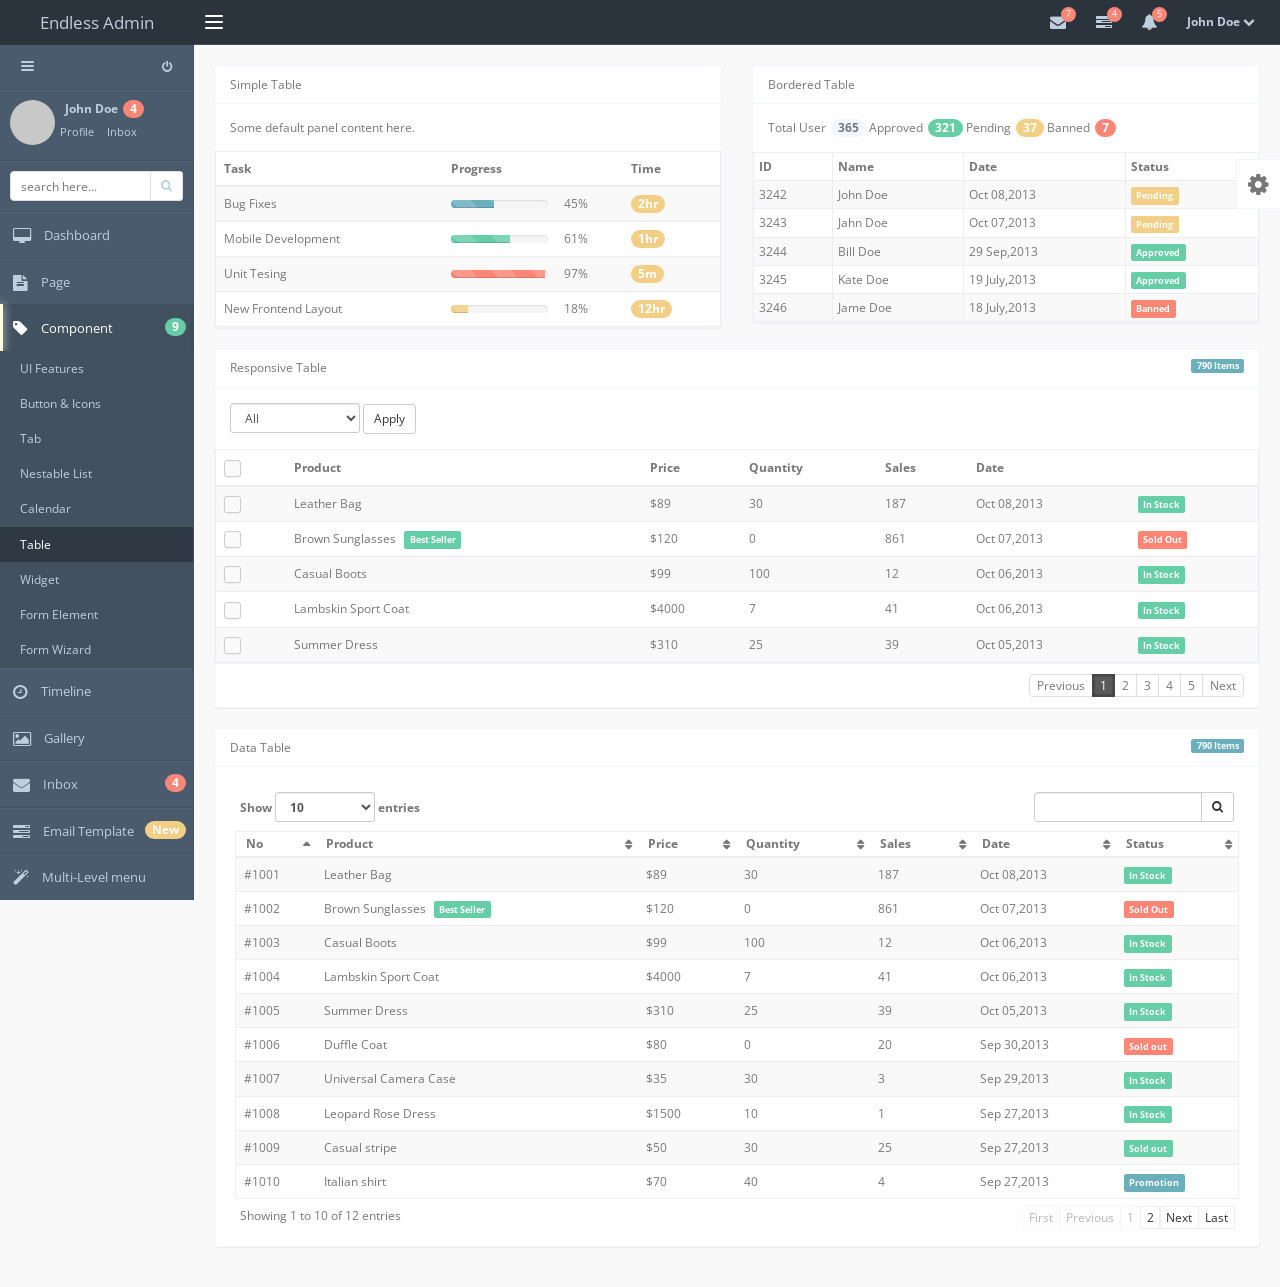
<file: BugDS/table.html>
<!DOCTYPE html>
<html lang="en">
  <head>
    <meta charset="utf-8">
    <title>Endless Admin</title>
    <meta name="viewport" content="width=device-width, initial-scale=1.0">
    <meta name="description" content="">
    <meta name="author" content="">

    <!-- Bootstrap core CSS -->
    <link href="bootstrap/css/bootstrap.min.css" rel="stylesheet">
	
	<!-- Font Awesome-->
	<link href="css/font-awesome.min.css" rel="stylesheet">

	<!-- Pace -->
	<link href="css/pace.css" rel="stylesheet">
	
	<!-- Datatable -->
	<link href="css/jquery.dataTables_themeroller.css" rel="stylesheet">
	
	<!-- Endless -->
	<link href="css/endless.min.css" rel="stylesheet">
	<link href="css/endless-skin.css" rel="stylesheet">
	
  </head>

  <body class="overflow-hidden">
	<!-- Overlay Div -->
	<div id="overlay" class="transparent"></div>

	<a href="" id="theme-setting-icon"><i class="fa fa-cog fa-lg"></i></a>
	<div id="theme-setting">
		<div class="title">
			<strong class="no-margin">Skin Color</strong>
		</div>
		<div class="theme-box">
			<a class="theme-color" style="background:#323447" id="default"></a>
			<a class="theme-color" style="background:#efefef" id="skin-1"></a>
			<a class="theme-color" style="background:#a93922" id="skin-2"></a>
			<a class="theme-color" style="background:#3e6b96" id="skin-3"></a>
			<a class="theme-color" style="background:#635247" id="skin-4"></a>
			<a class="theme-color" style="background:#3a3a3a" id="skin-5"></a>
			<a class="theme-color" style="background:#495B6C" id="skin-6"></a>
		</div>
		<div class="title">
			<strong class="no-margin">Sidebar Menu</strong>
		</div>
		<div class="theme-box">
			<label class="label-checkbox">
				<input type="checkbox" checked id="fixedSidebar">
				<span class="custom-checkbox"></span>
				Fixed Sidebar
			</label>
		</div>
	</div><!-- /theme-setting -->
	
	<div id="wrapper" class="preload">
		<div id="top-nav" class="skin-6 fixed">
			<div class="brand">
				<span>Endless</span>
				<span class="text-toggle"> Admin</span>
			</div><!-- /brand -->
			<button type="button" class="navbar-toggle pull-left" id="sidebarToggle">
				<span class="icon-bar"></span>
				<span class="icon-bar"></span>
				<span class="icon-bar"></span>
			</button>
			<button type="button" class="navbar-toggle pull-left hide-menu" id="menuToggle">
				<span class="icon-bar"></span>
				<span class="icon-bar"></span>
				<span class="icon-bar"></span>
			</button>
			<ul class="nav-notification clearfix">
				<li class="dropdown">
					<a class="dropdown-toggle" data-toggle="dropdown" href="#">
						<i class="fa fa-envelope fa-lg"></i>
						<span class="notification-label bounceIn animation-delay4">7</span>
					</a>
					<ul class="dropdown-menu message dropdown-1">
						<li><a>You have 4 new unread messages</a></li>					  
						<li>
							<a class="clearfix" href="#">
								<img src="img/user.jpg" alt="User Avatar">
								<div class="detail">
									<strong>John Doe</strong>
									<p class="no-margin">
										Lorem ipsum dolor sit amet...
									</p>
									<small class="text-muted"><i class="fa fa-check text-success"></i> 27m ago</small>
								</div>
							</a>	
						</li>
						<li>
							<a class="clearfix" href="#">
								<img src="img/user2.jpg" alt="User Avatar">
								<div class="detail">
									<strong>Jane Doe</strong>
									<p class="no-margin">
										Lorem ipsum dolor sit amet...
									</p>
									<small class="text-muted"><i class="fa fa-check text-success"></i> 5hr ago</small>
								</div>
							</a>	
						</li>
						<li>
							<a class="clearfix" href="#">
								<img src="img/user.jpg" alt="User Avatar">
								<div class="detail">
									<strong>Bill Doe</strong>
									<p class="no-margin">
										Lorem ipsum dolor sit amet...
									</p>
									<small class="text-muted"><i class="fa fa-reply"></i> Yesterday</small>
								</div>
							</a>	
						</li>
						<li>
							<a class="clearfix" href="#">
								<img src="img/user2.jpg" alt="User Avatar">
								<div class="detail">
									<strong>Baby Doe</strong>
									<p class="no-margin">
										Lorem ipsum dolor sit amet...
									</p>
									<small class="text-muted"><i class="fa fa-reply"></i> 9 Feb 2013</small>
								</div>
							</a>	
						</li>
						<li><a href="#">View all messages</a></li>					  
					</ul>
				</li>
				<li class="dropdown hidden-xs">
					<a href="#" class="dropdown-toggle" data-toggle="dropdown">
						<i class="fa fa-tasks fa-lg"></i>
						<span class="notification-label bounceIn animation-delay5">4</span>
					</a>
					<ul class="dropdown-menu task dropdown-2">
						<li><a href="#">You have 4 tasks to complete</a></li>					  
						<li>
							<a href="#">
								<div class="clearfix">
									<span class="pull-left">Bug Fixes</span>
									<small class="pull-right text-muted">78%</small>
								</div>
								<div class="progress">
									<div class="progress-bar" style="width:78%"></div>
								</div>
							</a>
						</li>
						<li>
							<a href="#">
								<div class="clearfix">
									<span class="pull-left">Software Updating</span>
									<small class="pull-right text-muted">54%</small>
								</div>
								<div class="progress progress-striped">
									<div class="progress-bar progress-bar-success" style="width:54%"></div>
								</div>
							</a>
						</li>
						<li>
							<a href="#">
								<div class="clearfix">
									<span class="pull-left">Database Migration</span>
									<small class="pull-right text-muted">23%</small>
								</div>
								<div class="progress">
									<div class="progress-bar progress-bar-warning" style="width:23%"></div>
								</div>
							</a>
						</li>
						<li>
							<a href="#">
								<div class="clearfix">
									<span class="pull-left">Unit Testing</span>
									<small class="pull-right text-muted">92%</small>
								</div>
								<div class="progress progress-striped active">
									<div class="progress-bar progress-bar-danger " style="width:92%"></div>
								</div>
							</a>
						</li>
						<li><a href="#">View all tasks</a></li>					  
					</ul>
				</li>
				<li class="dropdown">
					<a class="dropdown-toggle" data-toggle="dropdown" href="#">
						<i class="fa fa-bell fa-lg"></i>
						<span class="notification-label bounceIn animation-delay6">5</span>
					</a>
					<ul class="dropdown-menu notification dropdown-3">
						<li><a href="#">You have 5 new notifications</a></li>					  
						<li>
							<a href="#">
								<span class="notification-icon bg-warning">
									<i class="fa fa-warning"></i>
								</span>
								<span class="m-left-xs">Server #2 not responding.</span>
								<span class="time text-muted">Just now</span>
							</a>
						</li>
						<li>
							<a href="#">
								<span class="notification-icon bg-success">
									<i class="fa fa-plus"></i>
								</span>
								<span class="m-left-xs">New user registration.</span>
								<span class="time text-muted">2m ago</span>
							</a>
						</li>
						<li>
							<a href="#">
								<span class="notification-icon bg-danger">
									<i class="fa fa-bolt"></i>
								</span>
								<span class="m-left-xs">Application error.</span>
								<span class="time text-muted">5m ago</span>
							</a>
						</li>
						<li>
							<a href="#">
								<span class="notification-icon bg-success">
									<i class="fa fa-usd"></i>
								</span>
								<span class="m-left-xs">2 items sold.</span>
								<span class="time text-muted">1hr ago</span>
							</a>
						</li>
						<li>
							<a href="#">
								<span class="notification-icon bg-success">
									<i class="fa fa-plus"></i>
								</span>
								<span class="m-left-xs">New user registration.</span>
								<span class="time text-muted">1hr ago</span>
							</a>
						</li>
						<li><a href="#">View all notifications</a></li>					  
					</ul>
				</li>
				<li class="profile dropdown">
					<a class="dropdown-toggle" data-toggle="dropdown" href="#">
						<strong>John Doe</strong>
						<span><i class="fa fa-chevron-down"></i></span>
					</a>
					<ul class="dropdown-menu">
						<li>
							<a class="clearfix" href="#">
								<img src="img/user.jpg" alt="User Avatar">
								<div class="detail">
									<strong>John Doe</strong>
									<p class="grey">John_Doe@email.com</p> 
								</div>
							</a>
						</li>
						<li><a tabindex="-1" href="profile.html" class="main-link"><i class="fa fa-edit fa-lg"></i> Edit profile</a></li>
						<li><a tabindex="-1" href="gallery.html" class="main-link"><i class="fa fa-picture-o fa-lg"></i> Photo Gallery</a></li>
						<li><a tabindex="-1" href="#" class="theme-setting"><i class="fa fa-cog fa-lg"></i> Setting</a></li>
						<li class="divider"></li>
						<li><a tabindex="-1" class="main-link logoutConfirm_open" href="#logoutConfirm"><i class="fa fa-lock fa-lg"></i> Log out</a></li>
					</ul>
				</li>
			</ul>
		</div><!-- /top-nav-->
		
		<aside class="fixed skin-6">			
			<div class="sidebar-inner scrollable-sidebar">
				<div class="size-toggle">
					<a class="btn btn-sm" id="sizeToggle">
						<span class="icon-bar"></span>
						<span class="icon-bar"></span>
						<span class="icon-bar"></span>
					</a>
					<a class="btn btn-sm pull-right logoutConfirm_open"  href="#logoutConfirm">
						<i class="fa fa-power-off"></i>
					</a>
				</div><!-- /size-toggle -->	
				<div class="user-block clearfix">
					<img src="img/user.jpg" alt="User Avatar">
					<div class="detail">
						<strong>John Doe</strong><span class="badge badge-danger bounceIn animation-delay4 m-left-xs">4</span>
						<ul class="list-inline">
							<li><a href="profile.html">Profile</a></li>
							<li><a href="inbox.html" class="no-margin">Inbox</a></li>
						</ul>
					</div>
				</div><!-- /user-block -->
				<div class="search-block">
					<div class="input-group">
						<input type="text" class="form-control input-sm" placeholder="search here...">
						<span class="input-group-btn">
							<button class="btn btn-default btn-sm" type="button"><i class="fa fa-search"></i></button>
						</span>
					</div><!-- /input-group -->
				</div><!-- /search-block -->
				<div class="main-menu">
					<ul>
						<li>
							<a href="index.html">
								<span class="menu-icon">
									<i class="fa fa-desktop fa-lg"></i> 
								</span>
								<span class="text">
									Dashboard
								</span>
								<span class="menu-hover"></span>
							</a>
						</li>
						<li class="openable">
							<a href="#">
								<span class="menu-icon">
									<i class="fa fa-file-text fa-lg"></i> 
								</span>
								<span class="text">
									Page
								</span>
								<span class="menu-hover"></span>
							</a>
							<ul class="submenu">
								<li><a href="login.html"><span class="submenu-label">Sign in</span></a></li>
								<li><a href="register.html"><span class="submenu-label">Sign up</span></a></li>
								<li><a href="lock_screen.html"><span class="submenu-label">Lock Screen</span></a></li>
								<li><a href="profile.html"><span class="submenu-label">Profile</span></a></li>
								<li><a href="blog.html"><span class="submenu-label">Blog</span></a></li>
								<li><a href="single_post.html"><span class="submenu-label">Single Post</span></a></li>
								<li><a href="landing.html"><span class="submenu-label">Landing</span></a></li>
								<li><a href="search_result.html"><span class="submenu-label">Search Result</span></a></li>
								<li><a href="chat.html"><span class="submenu-label">Chat Room</span></a></li>
								<li><a href="movie.html"><span class="submenu-label">Movie Gallery</span></a></li>
								<li><a href="pricing.html"><span class="submenu-label">Pricing</span></a></li>
								<li><a href="invoice.html"><span class="submenu-label">Invoice</span></a></li>
								<li><a href="faq.html"><span class="submenu-label">FAQ</span></a></li>
								<li><a href="contact.html"><span class="submenu-label">Contact</span></a></li>
								<li><a href="error404.html"><span class="submenu-label">Error404</span></a></li>
								<li><a href="error500.html"><span class="submenu-label">Error500</span></a></li>
								<li><a href="blank.html"><span class="submenu-label">Blank</span></a></li>
							</ul>
						</li>
						<li class="active openable open">
							<a href="#">
								<span class="menu-icon">
									<i class="fa fa-tag fa-lg"></i> 
								</span>
								<span class="text">
									Component
								</span>
								<span class="badge badge-success bounceIn animation-delay5">9</span>
								<span class="menu-hover"></span>
							</a>
							<ul class="submenu">
								<li><a href="ui_element.html"><span class="submenu-label">UI Features</span></a></li>
								<li><a href="button.html"><span class="submenu-label">Button & Icons</span></a></li>
								<li><a href="tab.html"><span class="submenu-label">Tab</span></a></li>
								<li><a href="nestable_list.html"><span class="submenu-label">Nestable List</span></a></li>
								<li><a href="calendar.html"><span class="submenu-label">Calendar</span></a></li>
								<li class="active"><a href="table.html"><span class="submenu-label">Table</span></a></li>
								<li><a href="widget.html"><span class="submenu-label">Widget</span></a></li>
								<li><a href="form_element.html"><span class="submenu-label">Form Element</span></a></li>
								<li><a href="form_wizard.html"><span class="submenu-label">Form Wizard</span></a></li>
							</ul>
						</li>
						<li>
							<a href="timeline.html">
								<span class="menu-icon">
									<i class="fa fa-clock-o fa-lg"></i> 
								</span>
								<span class="text">
									Timeline
								</span>
								<span class="menu-hover"></span>
							</a>
						</li>
						<li>
							<a href="gallery.html">
								<span class="menu-icon">
									<i class="fa fa-picture-o fa-lg"></i> 
								</span>
								<span class="text">
									Gallery
								</span>
								<span class="menu-hover"></span>
							</a>
						</li>
						<li>
							<a href="inbox.html">
								<span class="menu-icon">
									<i class="fa fa-envelope fa-lg"></i> 
								</span>
								<span class="text">
									Inbox
								</span>
								<span class="badge badge-danger bounceIn animation-delay6">4</span>
								<span class="menu-hover"></span>
							</a>
						</li>
						<li>
							<a href="email_selection.html">
								<span class="menu-icon">
									<i class="fa fa-tasks fa-lg"></i> 
								</span>
								<span class="text">
									Email Template
								</span>
								<small class="badge badge-warning bounceIn animation-delay7">New</small>
								<span class="menu-hover"></span>
							</a>
						</li>
						<li class="openable">
							<a href="#">
								<span class="menu-icon">
									<i class="fa fa-magic fa-lg"></i> 
								</span>
								<span class="text">
									Multi-Level menu
								</span>
								<span class="menu-hover"></span>
							</a>
							<ul class="submenu">
								<li class="openable">
									<a href="#">
										<span class="submenu-label">menu 2.1</span>
										<span class="badge badge-danger bounceIn animation-delay1 pull-right">3</span>
									</a>
									<ul class="submenu third-level">
										<li><a href="#"><span class="submenu-label">menu 3.1</span></a></li>
										<li><a href="#"><span class="submenu-label">menu 3.2</span></a></li>
										<li class="openable">
											<a href="#">
												<span class="submenu-label">menu 3.3</span>
												<span class="badge badge-danger bounceIn animation-delay1 pull-right">2</span>
											</a>
											<ul class="submenu fourth-level">
												<li><a href="#"><span class="submenu-label">menu 4.1</span></a></li>
												<li><a href="#"><span class="submenu-label">menu 4.2</span></a></li>
											</ul>
										</li>
									</ul>
								</li>
								<li class="openable">
									<a href="#">
										<span class="submenu-label">menu 2.2</span>
										<span class="badge badge-success bounceIn animation-delay2 pull-right">3</span>
									</a>
									<ul class="submenu third-level">
										<li class="openable">
											<a href="#">
												<span class="submenu-label">menu 3.1</span>
												<span class="badge badge-success bounceIn animation-delay1 pull-right">2</span>
											</a>
											<ul class="submenu fourth-level">
												<li><a href="#"><span class="submenu-label">menu 4.1</span></a></li>
												<li><a href="#"><span class="submenu-label">menu 4.2</span></a></li>
											</ul>
										</li>
										<li><a href="#"><span class="submenu-label">menu 3.2</span></a></li>
										<li><a href="#"><span class="submenu-label">menu 3.3</span></a></li>
									</ul>
								</li>
							</ul>
						</li>
					</ul>
					
					<div class="alert alert-info">
						Welcome to Endless Admin. Do not forget to check all my pages. 
					</div>
				</div><!-- /main-menu -->
			</div><!-- /sidebar-inner scrollable-sidebar -->
		</aside>

		<div id="main-container">
			<div class="padding-md">
				<div class="row">
					<div class="col-md-6">
						<div class="panel panel-default">
							<div class="panel-heading">
								Simple Table
							</div>
							<div class="panel-body">
								Some default panel content here.
							</div>
							<table class="table table-hover table-striped">
								<thead>
									<tr>
										<th>Task</th>
										<th>Progress</th>
										<th></th>
										<th>Time</th>
									</tr>
								</thead>
								<tbody>
									<tr>
										<td>Bug Fixes</td>
										<td>
											<div class="progress progress-striped active" style="height:8px; margin:5px 0 0 0;">
												<div class="progress-bar" style="width: 45%">
													<span class="sr-only">45% Complete</span>
												</div>
											</div>
										</td>
										<td>45%</td>
										<td><span class="badge badge-warning">2hr</span></td>
									</tr>
									<tr>
										<td>Mobile Development</td>
										<td>
											<div class="progress progress-striped active" style="height:8px; margin:5px 0 0 0;">
												<div class="progress-bar progress-bar-success" style="width: 61%">
													<span class="sr-only">61% Complete</span>
												</div>
											</div>
										</td>
										<td>61%</td>
										<td><span class="badge badge-warning">1hr</span></td>
									</tr>
									<tr>
										<td>Unit Tesing</td>
										<td>
											<div class="progress progress-striped active" style="height:8px; margin:5px 0 0 0;">
												<div class="progress-bar progress-bar-danger" style="width: 97%">
													<span class="sr-only">97% Complete</span>
												</div>
											</div>
										</td>
										<td>97%</td>
										<td><span class="badge badge-warning">5m</span></td>
									</tr>
									<tr>
										<td>New Frontend Layout</td>
										<td>
											<div class="progress progress-striped active" style="height:8px; margin:5px 0 0 0;">
												<div class="progress-bar progress-bar-warning" style="width: 18%">
													<span class="sr-only">18% Complete</span>
												</div>
											</div>
										</td>
										<td>18%</td>
										<td><span class="badge badge-warning">12hr</span></td>
									</tr>
								</tbody>
							</table>
						</div><!-- /panel -->
					</div><!-- /.col -->
					<div class="col-md-6">
						<div class="panel panel-default">
							<div class="panel-heading">
								Bordered Table
							</div>
							<div class="panel-body">
								<span>Total User</span><span class="badge m-left-xs">365</span>
								<span>Approved</span><span class="badge badge-success m-left-xs">321</span>
								<span>Pending</span><span class="badge badge-warning m-left-xs">37</span>
								<span>Banned</span><span class="badge badge-danger m-left-xs">7</span>
							</div>
							<table class="table table-bordered table-condensed table-hover table-striped">
								<thead>
									<tr>
										<th>ID</th>
										<th>Name</th>
										<th>Date</th>
										<th>Status</th>
									</tr>
								</thead>
								<tbody>
									<tr>
										<td>
											3242
										</td>
										<td>
											John Doe
										</td>
										<td>
											Oct 08,2013
										</td>
										<td>
											<span class="label label-warning">Pending</span>
										</td>
									</tr>
									<tr>
										<td>
											3243
										</td>
										<td>
											Jahn Doe
										</td>
										<td>
											Oct 07,2013
										</td>
										<td>
											<span class="label label-warning">Pending</span>
										</td>
									</tr>
									<tr>
										<td>
											3244
										</td>
										<td>
											Bill Doe
										</td>
										<td>
											29 Sep,2013
										</td>
										<td>
											<span class="label label-success">Approved</span>
										</td>
									</tr>
									<tr>
										<td>
											3245
										</td>
										<td>
											Kate Doe
										</td>
										<td>
											19 July,2013
										</td>
										<td>
											<span class="label label-success">Approved</span>
										</td>
									</tr>
									<tr>
										<td>
											3246
										</td>
										<td>
											Jame Doe
										</td>
										<td>
											18 July,2013
										</td>
										<td>
											<span class="label label-danger">Banned</span>
										</td>
									</tr>
								</tbody>
							</table>
						</div><!-- /panel -->
					</div><!-- /.col -->
				</div><!-- /.row -->
				<div class="panel panel-default table-responsive">
					<div class="panel-heading">
						Responsive Table
						<span class="label label-info pull-right">790 Items</span>
					</div>
					<div class="panel-body">
						<div class="row">
							<div class="col-md-4 col-sm-4">
								<select class="input-sm form-control inline" style="width:130px;"> 
									<option value="0">All</option> 
									<option value="1">Men</option> 
									<option value="2">Women</option> 
									<option value="3">Accessary</option> 
								</select>
								<a class="btn btn-default btn-sm">Apply</a>
							</div><!-- /.col -->
						</div><!-- /.row -->
					</div>
					<table class="table table-striped" id="responsiveTable">
						<thead>
							<tr>
								<th>
									<label class="label-checkbox">
										<input type="checkbox" id="chk-all">
										<span class="custom-checkbox"></span>
									</label>
								</th>
								<th>Product</th>
								<th>Price</th>
								<th>Quantity</th>
								<th>Sales</th>
								<th>Date</th>
								<th></th>
							</tr>
						</thead>
						<tbody>
							<tr>
								<td>
									<label class="label-checkbox">
										<input type="checkbox" class="chk-row">
										<span class="custom-checkbox"></span>
									</label>
								</td>
								<td>Leather Bag</td>
								<td>$89</td>
								<td>30</td>
								<td>187</td>
								<td>Oct 08,2013</td>
								<td><span class="label label-success">In Stock</span></td>
							</tr>
							<tr>
								<td>
									<label class="label-checkbox">
										<input type="checkbox" class="chk-row">
										<span class="custom-checkbox"></span>
									</label>
								</td>
								<td>Brown Sunglasses <span class="label label-success m-left-xs">Best Seller</span> </td>
								<td>$120</td>
								<td>0</td>
								<td>861</td>
								<td>Oct 07,2013</td>
								<td><span class="label label-danger">Sold Out</span></td>
							</tr>
							<tr>
								<td>
									<label class="label-checkbox">
										<input type="checkbox" class="chk-row">
										<span class="custom-checkbox"></span>
									</label>
								</td>
								<td>Casual Boots</td>
								<td>$99</td>
								<td>100</td>
								<td>12</td>
								<td>Oct 06,2013</td>
								<td><span class="label label-success">In Stock</span></td>
							</tr>
							<tr>
								<td>
									<label class="label-checkbox">
										<input type="checkbox" class="chk-row">
										<span class="custom-checkbox"></span>
									</label>
								</td>
								<td>Lambskin Sport Coat</td>
								<td>$4000</td>
								<td>7</td>
								<td>41</td>
								<td>Oct 06,2013</td>
								<td><span class="label label-success">In Stock</span></td>
							</tr>
							<tr>
								<td>
									<label class="label-checkbox">
										<input type="checkbox" class="chk-row">
										<span class="custom-checkbox"></span>
									</label>
								</td>
								<td>Summer Dress</td>
								<td>$310</td>
								<td>25</td>
								<td>39</td>
								<td>Oct 05,2013</td>
								<td><span class="label label-success">In Stock</span></td>
							</tr>
						</tbody>
					</table>
					<div class="panel-footer clearfix">
						<ul class="pagination pagination-xs m-top-none pull-right">
							<li class="disabled"><a href="#">Previous</a></li>
							<li class="active"><a href="#">1</a></li>
							<li><a href="#">2</a></li>
							<li><a href="#">3</a></li>
							<li><a href="#">4</a></li>
							<li><a href="#">5</a></li>
							<li><a href="#">Next</a></li>
						</ul>
					</div>
				</div><!-- /panel -->
				<div class="panel panel-default table-responsive">
					<div class="panel-heading">
						Data Table
						<span class="label label-info pull-right">790 Items</span>
					</div>
					<div class="padding-md clearfix">
						<table class="table table-striped" id="dataTable">
							<thead>
								<tr>
									<th>No</th>
									<th>Product</th>
									<th>Price</th>
									<th>Quantity</th>
									<th>Sales</th>
									<th>Date</th>
									<th>Status</th>
								</tr>
							</thead>
							<tbody>
								<tr>
									<td>#1001</td>
									<td>Leather Bag</td>
									<td>$89</td>
									<td>30</td>
									<td>187</td>
									<td>Oct 08,2013</td>
									<td><span class="label label-success">In Stock</span></td>
								</tr>
								<tr>
									<td>#1002</td>
									<td>Brown Sunglasses <span class="label label-success m-left-xs">Best Seller</span> </td>
									<td>$120</td>
									<td>0</td>
									<td>861</td>
									<td>Oct 07,2013</td>
									<td><span class="label label-danger">Sold Out</span></td>
								</tr>
								<tr>
									<td>#1003</td>
									<td>Casual Boots</td>
									<td>$99</td>
									<td>100</td>
									<td>12</td>
									<td>Oct 06,2013</td>
									<td><span class="label label-success">In Stock</span></td>
								</tr>
								<tr>
									<td>#1004</td>
									<td>Lambskin Sport Coat</td>
									<td>$4000</td>
									<td>7</td>
									<td>41</td>
									<td>Oct 06,2013</td>
									<td><span class="label label-success">In Stock</span></td>
								</tr>
								<tr>
									<td>#1005</td>
									<td>Summer Dress</td>
									<td>$310</td>
									<td>25</td>
									<td>39</td>
									<td>Oct 05,2013</td>
									<td><span class="label label-success">In Stock</span></td>
								</tr>
								<tr>
									<td>#1006</td>
									<td>Duffle Coat</td>
									<td>$80</td>
									<td>0</td>
									<td>20</td>
									<td>Sep 30,2013</td>
									<td><span class="label label-danger">Sold out</span></td>
								</tr>
								<tr>
									<td>#1007</td>
									<td>Universal Camera Case</td>
									<td>$35</td>
									<td>30</td>
									<td>3</td>
									<td>Sep 29,2013</td>
									<td><span class="label label-success">In Stock</span></td>
								</tr>
								<tr>
									<td>#1008</td>
									<td>Leopard Rose Dress</td>
									<td>$1500</td>
									<td>10</td>
									<td>1</td>
									<td>Sep 27,2013</td>
									<td><span class="label label-success">In Stock</span></td>
								</tr>
								<tr>
									<td>#1009</td>
									<td>Casual stripe</td>
									<td>$50</td>
									<td>30</td>
									<td>25</td>
									<td>Sep 27,2013</td>
									<td><span class="label label-success">Sold out</span></td>
								</tr>
								<tr>
									<td>#1010</td>
									<td>Italian shirt</td>
									<td>$70</td>
									<td>40</td>
									<td>4</td>
									<td>Sep 27,2013</td>
									<td><span class="label label-info">Promotion</span></td>
								</tr>
								<tr>
									<td>#1011</td>
									<td>Iphone 5</td>
									<td>$400</td>
									<td>300</td>
									<td>152</td>
									<td>Sep 27,2013</td>
									<td><span class="label label-danger">In stock</span></td>
								</tr>
								<tr>
									<td>#1012</td>
									<td>Ipad</td>
									<td>$350</td>
									<td>46</td>
									<td>103</td>
									<td>Sep 25,2013</td>
									<td><span class="label label-success">In Stock</span></td>
								</tr>
							</tbody>
						</table>
					</div><!-- /.padding-md -->
				</div><!-- /panel -->
			</div><!-- /.padding-md -->
		</div><!-- /main-container -->
	</div><!-- /wrapper -->

	<a href="" id="scroll-to-top" class="hidden-print"><i class="fa fa-chevron-up"></i></a>
	
	<!-- Logout confirmation -->
	<div class="custom-popup width-100" id="logoutConfirm">
		<div class="padding-md">
			<h4 class="m-top-none"> Do you want to logout?</h4>
		</div>

		<div class="text-center">
			<a class="btn btn-success m-right-sm" href="login.html">Logout</a>
			<a class="btn btn-danger logoutConfirm_close">Cancel</a>
		</div>
	</div>
	
    <!-- Le javascript
    ================================================== -->
    <!-- Placed at the end of the document so the pages load faster -->
	
	<!-- Jquery -->
	<script src="js/jquery-1.10.2.min.js"></script>
	
	<!-- Bootstrap -->
    <script src="bootstrap/js/bootstrap.min.js"></script>
 
	<!-- Datatable -->
	<script src='js/jquery.dataTables.min.js'></script>	
	
	<!-- Modernizr -->
	<script src='js/modernizr.min.js'></script>
	
	<!-- Pace -->
	<script src='js/pace.min.js'></script>
	
	<!-- Popup Overlay -->
	<script src='js/jquery.popupoverlay.min.js'></script>
	
	<!-- Slimscroll -->
	<script src='js/jquery.slimscroll.min.js'></script>
	
	<!-- Cookie -->
	<script src='js/jquery.cookie.min.js'></script>

	<!-- Endless -->
	<script src="js/endless/endless.js"></script>
	
	<script>
		$(function	()	{
			$('#dataTable').dataTable( {
				"bJQueryUI": true,
				"sPaginationType": "full_numbers"
			});
			
			$('#chk-all').click(function()	{
				if($(this).is(':checked'))	{
					$('#responsiveTable').find('.chk-row').each(function()	{
						$(this).prop('checked', true);
						$(this).parent().parent().parent().addClass('selected');
					});
				}
				else	{
					$('#responsiveTable').find('.chk-row').each(function()	{
						$(this).prop('checked' , false);
						$(this).parent().parent().parent().removeClass('selected');
					});
				}
			});
		});
	</script>
	
  </body>
</html>
</file>
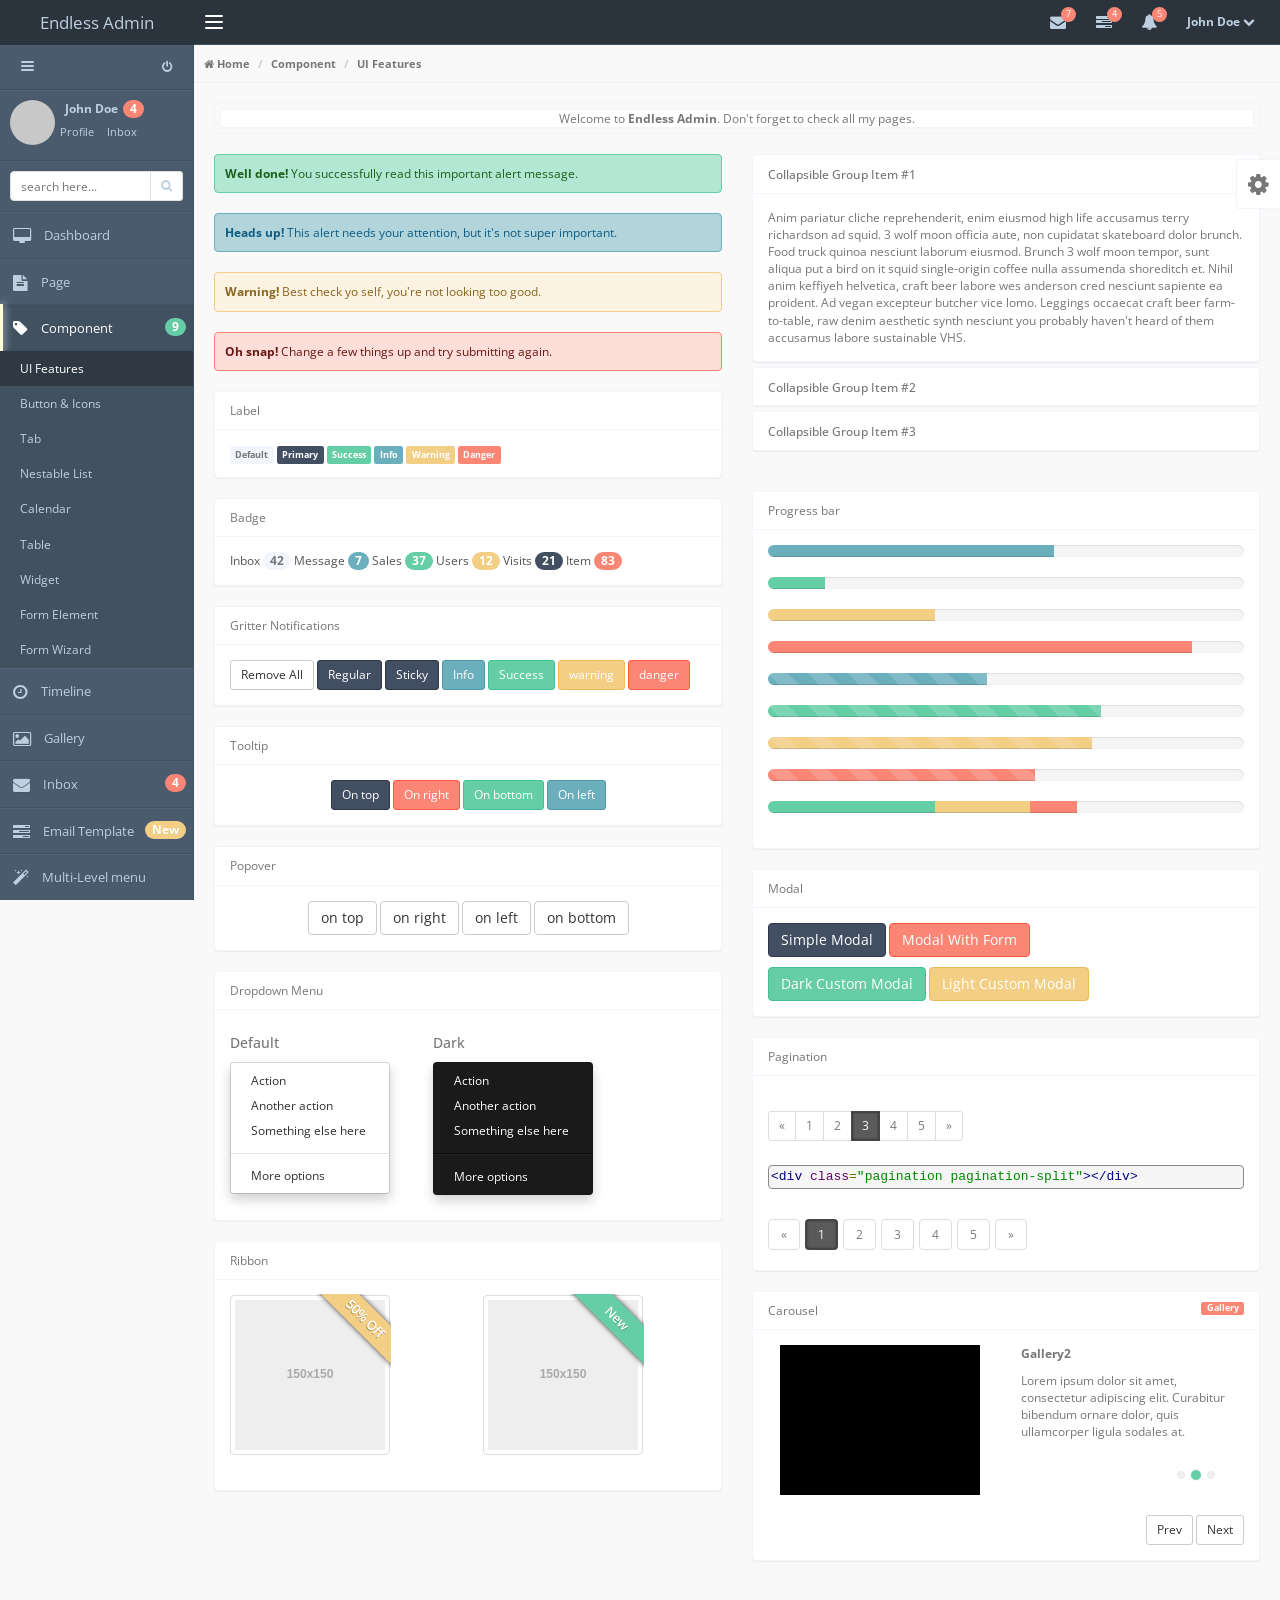
<file: BugDS/ui_element.html>
<!DOCTYPE html>
<html lang="en">
  <head>
    <meta charset="utf-8">
    <title>Endless Admin</title>
    <meta name="viewport" content="width=device-width, initial-scale=1.0">
    <meta name="description" content="">
    <meta name="author" content="">

    <!-- Bootstrap core CSS -->
    <link href="bootstrap/css/bootstrap.min.css" rel="stylesheet">
	
	<!-- Font Awesome -->
	<link href="css/font-awesome.min.css" rel="stylesheet">
	
	<!-- Pace -->
	<link href="css/pace.css" rel="stylesheet">
	
	<!-- Gritter -->
	<link href="css/gritter/jquery.gritter.css" rel="stylesheet">
	
	<!-- Google Code Prettify -->
	<link href="css/prettify.css" rel="stylesheet">
	
	<!-- Endless -->
	<link href="css/endless.min.css" rel="stylesheet">
	<link href="css/endless-skin.css" rel="stylesheet">

  </head>

  <body class="overflow-hidden">
	<!-- Overlay Div -->
	<div id="overlay" class="transparent"></div>

	<a href="" id="theme-setting-icon"><i class="fa fa-cog fa-lg"></i></a>
	<div id="theme-setting">
		<div class="title">
			<strong class="no-margin">Skin Color</strong>
		</div>
		<div class="theme-box">
			<a class="theme-color" style="background:#323447" id="default"></a>
			<a class="theme-color" style="background:#efefef" id="skin-1"></a>
			<a class="theme-color" style="background:#a93922" id="skin-2"></a>
			<a class="theme-color" style="background:#3e6b96" id="skin-3"></a>
			<a class="theme-color" style="background:#635247" id="skin-4"></a>
			<a class="theme-color" style="background:#3a3a3a" id="skin-5"></a>
			<a class="theme-color" style="background:#495B6C" id="skin-6"></a>
		</div>
		<div class="title">
			<strong class="no-margin">Sidebar Menu</strong>
		</div>
		<div class="theme-box">
			<label class="label-checkbox">
				<input type="checkbox" checked id="fixedSidebar">
				<span class="custom-checkbox"></span>
				Fixed Sidebar
			</label>
		</div>
	</div><!-- /theme-setting -->
	
	<div id="wrapper" class="preload">
		<div id="top-nav" class="skin-6 fixed">
			<div class="brand">
				<span>Endless</span>
				<span class="text-toggle"> Admin</span>
			</div><!-- /brand -->
			<button type="button" class="navbar-toggle pull-left" id="sidebarToggle">
				<span class="icon-bar"></span>
				<span class="icon-bar"></span>
				<span class="icon-bar"></span>
			</button>
			<button type="button" class="navbar-toggle pull-left hide-menu" id="menuToggle">
				<span class="icon-bar"></span>
				<span class="icon-bar"></span>
				<span class="icon-bar"></span>
			</button>
			<ul class="nav-notification clearfix">
				<li class="dropdown">
					<a class="dropdown-toggle" data-toggle="dropdown" href="#">
						<i class="fa fa-envelope fa-lg"></i>
						<span class="notification-label bounceIn animation-delay4">7</span>
					</a>
					<ul class="dropdown-menu message dropdown-1">
						<li><a>You have 4 new unread messages</a></li>					  
						<li>
							<a class="clearfix" href="#">
								<img src="img/user.jpg" alt="User Avatar">
								<div class="detail">
									<strong>John Doe</strong>
									<p class="no-margin">
										Lorem ipsum dolor sit amet...
									</p>
									<small class="text-muted"><i class="fa fa-check text-success"></i> 27m ago</small>
								</div>
							</a>	
						</li>
						<li>
							<a class="clearfix" href="#">
								<img src="img/user2.jpg" alt="User Avatar">
								<div class="detail">
									<strong>Jane Doe</strong>
									<p class="no-margin">
										Lorem ipsum dolor sit amet...
									</p>
									<small class="text-muted"><i class="fa fa-check text-success"></i> 5hr ago</small>
								</div>
							</a>	
						</li>
						<li>
							<a class="clearfix" href="#">
								<img src="img/user.jpg" alt="User Avatar">
								<div class="detail">
									<strong>Bill Doe</strong>
									<p class="no-margin">
										Lorem ipsum dolor sit amet...
									</p>
									<small class="text-muted"><i class="fa fa-reply"></i> Yesterday</small>
								</div>
							</a>	
						</li>
						<li>
							<a class="clearfix" href="#">
								<img src="img/user2.jpg" alt="User Avatar">
								<div class="detail">
									<strong>Baby Doe</strong>
									<p class="no-margin">
										Lorem ipsum dolor sit amet...
									</p>
									<small class="text-muted"><i class="fa fa-reply"></i> 9 Feb 2013</small>
								</div>
							</a>	
						</li>
						<li><a href="#">View all messages</a></li>					  
					</ul>
				</li>
				<li class="dropdown hidden-xs">
					<a href="#" class="dropdown-toggle" data-toggle="dropdown">
						<i class="fa fa-tasks fa-lg"></i>
						<span class="notification-label bounceIn animation-delay5">4</span>
					</a>
					<ul class="dropdown-menu task dropdown-2">
						<li><a href="#">You have 4 tasks to complete</a></li>					  
						<li>
							<a href="#">
								<div class="clearfix">
									<span class="pull-left">Bug Fixes</span>
									<small class="pull-right text-muted">78%</small>
								</div>
								<div class="progress">
									<div class="progress-bar" style="width:78%"></div>
								</div>
							</a>
						</li>
						<li>
							<a href="#">
								<div class="clearfix">
									<span class="pull-left">Software Updating</span>
									<small class="pull-right text-muted">54%</small>
								</div>
								<div class="progress progress-striped">
									<div class="progress-bar progress-bar-success" style="width:54%"></div>
								</div>
							</a>
						</li>
						<li>
							<a href="#">
								<div class="clearfix">
									<span class="pull-left">Database Migration</span>
									<small class="pull-right text-muted">23%</small>
								</div>
								<div class="progress">
									<div class="progress-bar progress-bar-warning" style="width:23%"></div>
								</div>
							</a>
						</li>
						<li>
							<a href="#">
								<div class="clearfix">
									<span class="pull-left">Unit Testing</span>
									<small class="pull-right text-muted">92%</small>
								</div>
								<div class="progress progress-striped active">
									<div class="progress-bar progress-bar-danger " style="width:92%"></div>
								</div>
							</a>
						</li>
						<li><a href="#">View all tasks</a></li>					  
					</ul>
				</li>
				<li class="dropdown">
					<a class="dropdown-toggle" data-toggle="dropdown" href="#">
						<i class="fa fa-bell fa-lg"></i>
						<span class="notification-label bounceIn animation-delay6">5</span>
					</a>
					<ul class="dropdown-menu notification dropdown-3">
						<li><a href="#">You have 5 new notifications</a></li>					  
						<li>
							<a href="#">
								<span class="notification-icon bg-warning">
									<i class="fa fa-warning"></i>
								</span>
								<span class="m-left-xs">Server #2 not responding.</span>
								<span class="time text-muted">Just now</span>
							</a>
						</li>
						<li>
							<a href="#">
								<span class="notification-icon bg-success">
									<i class="fa fa-plus"></i>
								</span>
								<span class="m-left-xs">New user registration.</span>
								<span class="time text-muted">2m ago</span>
							</a>
						</li>
						<li>
							<a href="#">
								<span class="notification-icon bg-danger">
									<i class="fa fa-bolt"></i>
								</span>
								<span class="m-left-xs">Application error.</span>
								<span class="time text-muted">5m ago</span>
							</a>
						</li>
						<li>
							<a href="#">
								<span class="notification-icon bg-success">
									<i class="fa fa-usd"></i>
								</span>
								<span class="m-left-xs">2 items sold.</span>
								<span class="time text-muted">1hr ago</span>
							</a>
						</li>
						<li>
							<a href="#">
								<span class="notification-icon bg-success">
									<i class="fa fa-plus"></i>
								</span>
								<span class="m-left-xs">New user registration.</span>
								<span class="time text-muted">1hr ago</span>
							</a>
						</li>
						<li><a href="#">View all notifications</a></li>					  
					</ul>
				</li>
				<li class="profile dropdown">
					<a class="dropdown-toggle" data-toggle="dropdown" href="#">
						<strong>John Doe</strong>
						<span><i class="fa fa-chevron-down"></i></span>
					</a>
					<ul class="dropdown-menu">
						<li>
							<a class="clearfix" href="#">
								<img src="img/user.jpg" alt="User Avatar">
								<div class="detail">
									<strong>John Doe</strong>
									<p class="grey">John_Doe@email.com</p> 
								</div>
							</a>
						</li>
						<li><a tabindex="-1" href="profile.html" class="main-link"><i class="fa fa-edit fa-lg"></i> Edit profile</a></li>
						<li><a tabindex="-1" href="gallery.html" class="main-link"><i class="fa fa-picture-o fa-lg"></i> Photo Gallery</a></li>
						<li><a tabindex="-1" href="#" class="theme-setting"><i class="fa fa-cog fa-lg"></i> Setting</a></li>
						<li class="divider"></li>
						<li><a tabindex="-1" class="main-link logoutConfirm_open" href="#logoutConfirm"><i class="fa fa-lock fa-lg"></i> Log out</a></li>
					</ul>
				</li>
			</ul>
		</div><!-- /top-nav-->
		
		<aside class="fixed skin-6">				
			<div class="sidebar-inner scrollable-sidebar">
				<div class="size-toggle">
					<a class="btn btn-sm" id="sizeToggle">
						<span class="icon-bar"></span>
						<span class="icon-bar"></span>
						<span class="icon-bar"></span>
					</a>
					<a class="btn btn-sm pull-right logoutConfirm_open"  href="#logoutConfirm">
						<i class="fa fa-power-off"></i>
					</a>
				</div><!-- /size-toggle -->	
				<div class="user-block clearfix">
					<img src="img/user.jpg" alt="User Avatar">
					<div class="detail">
						<strong>John Doe</strong><span class="badge badge-danger bounceIn animation-delay4 m-left-xs">4</span>
						<ul class="list-inline">
							<li><a href="profile.html">Profile</a></li>
							<li><a href="inbox.html" class="no-margin">Inbox</a></li>
						</ul>
					</div>
				</div><!-- /user-block -->
				<div class="search-block">
					<div class="input-group">
						<input type="text" class="form-control input-sm" placeholder="search here...">
						<span class="input-group-btn">
							<button class="btn btn-default btn-sm" type="button"><i class="fa fa-search"></i></button>
						</span>
					</div><!-- /input-group -->
				</div><!-- /search-block -->
				<div class="main-menu">
					<ul>
						<li>
							<a href="index.html">
								<span class="menu-icon">
									<i class="fa fa-desktop fa-lg"></i> 
								</span>
								<span class="text">
									Dashboard
								</span>
								<span class="menu-hover"></span>
							</a>
						</li>
						<li class="openable">
							<a href="#">
								<span class="menu-icon">
									<i class="fa fa-file-text fa-lg"></i> 
								</span>
								<span class="text">
									Page
								</span>
								<span class="menu-hover"></span>
							</a>
							<ul class="submenu">
								<li><a href="login.html"><span class="submenu-label">Sign in</span></a></li>
								<li><a href="register.html"><span class="submenu-label">Sign up</span></a></li>
								<li><a href="lock_screen.html"><span class="submenu-label">Lock Screen</span></a></li>
								<li><a href="profile.html"><span class="submenu-label">Profile</span></a></li>
								<li><a href="blog.html"><span class="submenu-label">Blog</span></a></li>
								<li><a href="single_post.html"><span class="submenu-label">Single Post</span></a></li>
								<li><a href="landing.html"><span class="submenu-label">Landing</span></a></li>
								<li><a href="search_result.html"><span class="submenu-label">Search Result</span></a></li>
								<li><a href="chat.html"><span class="submenu-label">Chat Room</span></a></li>
								<li><a href="movie.html"><span class="submenu-label">Movie Gallery</span></a></li>
								<li><a href="pricing.html"><span class="submenu-label">Pricing</span></a></li>
								<li><a href="invoice.html"><span class="submenu-label">Invoice</span></a></li>
								<li><a href="faq.html"><span class="submenu-label">FAQ</span></a></li>
								<li><a href="contact.html"><span class="submenu-label">Contact</span></a></li>
								<li><a href="error404.html"><span class="submenu-label">Error404</span></a></li>
								<li><a href="error500.html"><span class="submenu-label">Error500</span></a></li>
								<li><a href="blank.html"><span class="submenu-label">Blank</span></a></li>
							</ul>
						</li>
						<li class="active openable open">
							<a href="#">
								<span class="menu-icon">
									<i class="fa fa-tag fa-lg"></i> 
								</span>
								<span class="text">
									Component
								</span>
								<span class="badge badge-success bounceIn animation-delay5">9</span>
								<span class="menu-hover"></span>
							</a>
							<ul class="submenu">
								<li class="active"><a href="ui_element.html"><span class="submenu-label">UI Features</span></a></li>
								<li><a href="button.html"><span class="submenu-label">Button & Icons</span></a></li>
								<li><a href="tab.html"><span class="submenu-label">Tab</span></a></li>
								<li><a href="nestable_list.html"><span class="submenu-label">Nestable List</span></a></li>
								<li><a href="calendar.html"><span class="submenu-label">Calendar</span></a></li>
								<li><a href="table.html"><span class="submenu-label">Table</span></a></li>
								<li><a href="widget.html"><span class="submenu-label">Widget</span></a></li>
								<li><a href="form_element.html"><span class="submenu-label">Form Element</span></a></li>
								<li><a href="form_wizard.html"><span class="submenu-label">Form Wizard</span></a></li>
							</ul>
						</li>
						<li>
							<a href="timeline.html">
								<span class="menu-icon">
									<i class="fa fa-clock-o fa-lg"></i> 
								</span>
								<span class="text">
									Timeline
								</span>
								<span class="menu-hover"></span>
							</a>
						</li>
						<li>
							<a href="gallery.html">
								<span class="menu-icon">
									<i class="fa fa-picture-o fa-lg"></i> 
								</span>
								<span class="text">
									Gallery
								</span>
								<span class="menu-hover"></span>
							</a>
						</li>
						<li>
							<a href="inbox.html">
								<span class="menu-icon">
									<i class="fa fa-envelope fa-lg"></i> 
								</span>
								<span class="text">
									Inbox
								</span>
								<span class="badge badge-danger bounceIn animation-delay6">4</span>
								<span class="menu-hover"></span>
							</a>
						</li>
						<li>
							<a href="email_selection.html">
								<span class="menu-icon">
									<i class="fa fa-tasks fa-lg"></i> 
								</span>
								<span class="text">
									Email Template
								</span>
								<small class="badge badge-warning bounceIn animation-delay7">New</small>
								<span class="menu-hover"></span>
							</a>
						</li>
						<li class="openable">
							<a href="#">
								<span class="menu-icon">
									<i class="fa fa-magic fa-lg"></i> 
								</span>
								<span class="text">
									Multi-Level menu
								</span>
								<span class="menu-hover"></span>
							</a>
							<ul class="submenu">
								<li class="openable">
									<a href="#">
										<span class="submenu-label">menu 2.1</span>
										<span class="badge badge-danger bounceIn animation-delay1 pull-right">3</span>
									</a>
									<ul class="submenu third-level">
										<li><a href="#"><span class="submenu-label">menu 3.1</span></a></li>
										<li><a href="#"><span class="submenu-label">menu 3.2</span></a></li>
										<li class="openable">
											<a href="#">
												<span class="submenu-label">menu 3.3</span>
												<span class="badge badge-danger bounceIn animation-delay1 pull-right">2</span>
											</a>
											<ul class="submenu fourth-level">
												<li><a href="#"><span class="submenu-label">menu 4.1</span></a></li>
												<li><a href="#"><span class="submenu-label">menu 4.2</span></a></li>
											</ul>
										</li>
									</ul>
								</li>
								<li class="openable">
									<a href="#">
										<span class="submenu-label">menu 2.2</span>
										<span class="badge badge-success bounceIn animation-delay2 pull-right">3</span>
									</a>
									<ul class="submenu third-level">
										<li class="openable">
											<a href="#">
												<span class="submenu-label">menu 3.1</span>
												<span class="badge badge-success bounceIn animation-delay1 pull-right">2</span>
											</a>
											<ul class="submenu fourth-level">
												<li><a href="#"><span class="submenu-label">menu 4.1</span></a></li>
												<li><a href="#"><span class="submenu-label">menu 4.2</span></a></li>
											</ul>
										</li>
										<li><a href="#"><span class="submenu-label">menu 3.2</span></a></li>
										<li><a href="#"><span class="submenu-label">menu 3.3</span></a></li>
									</ul>
								</li>
							</ul>
						</li>
					</ul>
					
					<div class="alert alert-info">
						Welcome to Endless Admin. Do not forget to check all my pages. 
					</div>
				</div><!-- /main-menu -->
			</div><!-- /sidebar-inner scrollable-sidebar -->
		</aside>

		<div id="main-container">
			<div id="breadcrumb">
				<ul class="breadcrumb">
					 <li><i class="fa fa-home"></i><a href="index.html"> Home</a></li>
					 <li class="active">Component</li>	 
					 <li class="active">UI Features</li>	 
				</ul>
			</div><!-- /breadcrumb-->
			
			<div class="padding-md">
				<div class="alert-animated">
					<div class="alert-inner">
						<div class="alert-message">
							Welcome to <strong>Endless Admin</strong>. Don't forget to check all my pages.			
						</div>
					</div>
				</div>
				<div class="row">
					<div class="col-md-6">	
						<div class="alert alert-success">
							<strong>Well done!</strong> You successfully read this important alert message.
						</div>
						<div class="alert alert-info">
							<strong>Heads up!</strong> This alert needs your attention, but it's not super important.
						</div>
						<div class="alert alert-warning">
							<strong>Warning!</strong> Best check yo self, you're not looking too good.
						</div>
						<div class="alert alert-danger">
							<strong>Oh snap!</strong> Change a few things up and try submitting again.
						</div>
						
						<div class="panel panel-default">
							<div class="panel-heading">
								Label
							</div>
							<div class="panel-body">
								<span class="label label-default">Default</span>
								<span class="label label-primary">Primary</span>
								<span class="label label-success">Success</span>
								<span class="label label-info">Info</span>
								<span class="label label-warning">Warning</span>
								<span class="label label-danger">Danger</span>
							</div>
						</div><!-- /panel -->
						<div class="panel panel-default">
							<div class="panel-heading">
								Badge
							</div>
							<div class="panel-body">
								<a href="#">Inbox <span class="badge">42</span></a>
								<a href="#">Message <span class="badge badge-info">7</span></a>
								<a href="#">Sales <span class="badge badge-success">37</span></a>
								<a href="#">Users <span class="badge badge-warning">12</span></a>
								<a href="#">Visits <span class="badge badge-primary">21</span></a>
								<a href="#">Item <span class="badge badge-danger">83</span></a>
							</div>
						</div><!-- /panel -->
						<div class="panel panel-default">
							<div class="panel-heading">
								Gritter Notifications
							</div>
							<div class="panel-body">
								<button type="button" class="btn btn-default btn-sm" id="remove-all">Remove All</button>
								<button type="button" class="btn btn-primary btn-sm" id="regular-notification">Regular</button>
								<button type="button" class="btn btn-primary btn-sm" id="sticky-notification">Sticky</button>
								<button type="button" class="btn btn-info btn-sm" id="info-notification">Info</button>
								<button type="button" class="btn btn-success btn-sm" id="success-notification">Success</button>
								<button type="button" class="btn btn-warning btn-sm" id="warning-notification">warning</button>
								<button type="button" class="btn btn-danger btn-sm" id="danger-notification">danger</button>
							</div>
						</div><!-- /panel -->
						<div class="panel panel-default">
							<div class="panel-heading">
								Tooltip
							</div>
							<div class="panel-body text-center">
								<button type="button"  class="btn btn-primary btn-sm tooltip-test" data-toggle="tooltip" data-placement="top" title="Tooltip on top">On top</button>
								<button type="button"  class="btn btn-danger btn-sm tooltip-test" data-toggle="tooltip" data-placement="right" title="Tooltip on right">On right</button>
								<button type="button"  class="btn btn-success btn-sm tooltip-test" data-toggle="tooltip" data-placement="bottom" title="Tooltip on bottom">On bottom</button>
								<button type="button"  class="btn btn-info btn-sm tooltip-test" data-toggle="tooltip" data-placement="left" title="Tooltip on left">On left</button>
							</div>
						</div><!-- /panel -->
						<div class="panel panel-default">
							<div class="panel-heading">
								Popover
							</div>
							<div class="panel-body text-center">
								<button type="button" class="btn btn-default" data-container="body" data-toggle="popover" data-placement="top" data-content="Vivamus sagittis lacus vel augue laoreet rutrum faucibus." data-original-title="" title="">
									on top
								</button>
								<button type="button" class="btn btn-default" data-container="body" data-toggle="popover" data-placement="right" data-content="Vivamus sagittis lacus vel augue laoreet rutrum faucibus." data-original-title="" title="">
									on right
								</button>
								<button type="button" class="btn btn-default" data-container="body" data-toggle="popover" data-placement="left" data-content="Vivamus sagittis lacus vel augue laoreet rutrum faucibus." data-original-title="" title="">
									on left
								</button>
								<button type="button" class="btn btn-default" data-container="body" data-toggle="popover" data-placement="bottom" data-content="Vivamus sagittis lacus vel augue laoreet rutrum faucibus." data-original-title="" title="">
									on bottom
								</button>
							</div>
						</div><!-- /panel -->
						<div class="panel panel-default">
							<div class="panel-heading">
								Dropdown Menu
							</div>
							<div class="panel-body">
								<div class="dropdown-demo">
									<h5>Default</h5>
									<ul class="dropdown-menu">
										<li><a href="#" tabindex="-1">Action</a></li>
										<li><a href="#" tabindex="-1">Another action</a></li>
										<li><a href="#" tabindex="-1">Something else here</a></li>
										<li class="divider"></li>
										<li><a href="#" tabindex="-1">More options</a></li>
									</ul>
								</div>
								<div class="dropdown-demo">
									<h5>Dark</h5>
									<ul class="dropdown-menu dark">
										<li><a href="#" tabindex="-1">Action</a></li>
										<li><a href="#" tabindex="-1">Another action</a></li>
										<li><a href="#" tabindex="-1">Something else here</a></li>
										<li class="divider"></li>
										<li><a href="#" tabindex="-1">More options</a></li>
									</ul>
								</div>
							</div>
						</div><!-- panel -->
						<div class="panel panel-default">
							<div class="panel-heading">
								Ribbon
							</div>
							<div class="panel-body">
								<div class="row">
									<div class="col-md-6 text-center">
										<a href="#" class="thumbnail pull-left relative">
											<img data-src="holder.js/150x150" alt="Sample Image" src=".">
											<div class="ribbon-wrapper">
												<div class="ribbon-inner shadow-pulse bg-warning">
													50% Off
												</div>
											</div>
										</a>
									</div><!-- /.col -->
									<div class="col-md-6 text-center">
										<a href="#" class="thumbnail pull-left relative">
											<img data-src="holder.js/150x150" alt="Sample Image" src=".">
											<div class="ribbon-wrapper">
												<div class="ribbon-inner shadow-pulse bg-success">
													New
												</div>
											</div>
										</a>
									</div><!-- /.col -->
								</div><!-- /.row -->
							</div>
						</div><!-- /panel -->
					</div><!-- /.col -->
					<div class="col-md-6">
						<div class="panel-group" id="accordion">
							<div class="panel panel-default">
								<div class="panel-heading">
									<h4 class="panel-title">
										<a class="accordion-toggle" data-toggle="collapse" data-parent="#accordion" href="#collapseOne">
											Collapsible Group Item #1
										</a>
									</h4>
								</div>
								<div id="collapseOne" class="panel-collapse collapse in">
									<div class="panel-body">
										Anim pariatur cliche reprehenderit, enim eiusmod high life accusamus terry richardson ad squid. 3 wolf moon officia aute, non cupidatat skateboard dolor brunch. Food truck quinoa nesciunt laborum eiusmod. Brunch 3 wolf moon tempor, sunt aliqua put a bird on it squid single-origin coffee nulla assumenda shoreditch et. Nihil anim keffiyeh helvetica, craft beer labore wes anderson cred nesciunt sapiente ea proident. Ad vegan excepteur butcher vice lomo. Leggings occaecat craft beer farm-to-table, raw denim aesthetic synth nesciunt you probably haven't heard of them accusamus labore sustainable VHS.
									</div>
								</div>
							</div><!-- /panel -->
							<div class="panel panel-default">
								<div class="panel-heading">
									<h4 class="panel-title">
										<a class="accordion-toggle" data-toggle="collapse" data-parent="#accordion" href="#collapseTwo">
											Collapsible Group Item #2
										</a>
									</h4>
								</div>
								<div id="collapseTwo" class="panel-collapse collapse">
									<div class="panel-body">
										Anim pariatur cliche reprehenderit, enim eiusmod high life accusamus terry richardson ad squid. 3 wolf moon officia aute, non cupidatat skateboard dolor brunch. Food truck quinoa nesciunt laborum eiusmod. Brunch 3 wolf moon tempor, sunt aliqua put a bird on it squid single-origin coffee nulla assumenda shoreditch et. Nihil anim keffiyeh helvetica, craft beer labore wes anderson cred nesciunt sapiente ea proident. Ad vegan excepteur butcher vice lomo. Leggings occaecat craft beer farm-to-table, raw denim aesthetic synth nesciunt you probably haven't heard of them accusamus labore sustainable VHS.
									</div>
								</div>
							</div><!-- /panel -->
							<div class="panel panel-default">
								<div class="panel-heading">
									<h4 class="panel-title">
										<a class="accordion-toggle" data-toggle="collapse" data-parent="#accordion" href="#collapseThree">
											Collapsible Group Item #3
										</a>
									</h4>
								</div>
								<div id="collapseThree" class="panel-collapse collapse">
									<div class="panel-body">
										Anim pariatur cliche reprehenderit, enim eiusmod high life accusamus terry richardson ad squid. 3 wolf moon officia aute, non cupidatat skateboard dolor brunch. Food truck quinoa nesciunt laborum eiusmod. Brunch 3 wolf moon tempor, sunt aliqua put a bird on it squid single-origin coffee nulla assumenda shoreditch et. Nihil anim keffiyeh helvetica, craft beer labore wes anderson cred nesciunt sapiente ea proident. Ad vegan excepteur butcher vice lomo. Leggings occaecat craft beer farm-to-table, raw denim aesthetic synth nesciunt you probably haven't heard of them accusamus labore sustainable VHS.
									</div>
								</div>
							</div><!-- /panel -->
						</div><!-- /panel-group -->
						
						<div class="seperator"></div>
						<div class="seperator"></div>
						
						<div class="panel panel-default">
							<div class="panel-heading">
								Progress bar
							</div>
							<div class="panel-body">
								<div class="progress">
									<div class="progress-bar" style="width: 60%;"></div>
								</div>
								<div class="progress">
									<div class="progress-bar progress-bar-success" style="width: 12%;"></div>
								</div>
								<div class="progress">
				   					<div class="progress-bar progress-bar-warning" style="width: 35%;"></div>
								</div>
								<div class="progress">
							 		<div class="progress-bar progress-bar-danger" style="width: 89%;"></div>
								</div>
								<div class="progress progress-striped">
									<div class="progress-bar" style="width: 46%;"></div>
								</div>
								<div class="progress progress-striped">
									<div class="progress-bar progress-bar-success" style="width: 70%;"></div>
								</div>
								<div class="progress progress-striped active">
						  			<div class="progress-bar progress-bar-warning" style="width: 68%;"></div>
								</div>
								<div class="progress progress-striped active">
									<div class="progress-bar progress-bar-danger" style="width: 56%;"></div>
								</div>
								<div class="progress">
									<div class="progress-bar progress-bar-success" style="width: 35%">
										<span class="sr-only">35% Complete (success)</span>
									</div>
									<div class="progress-bar progress-bar-warning" style="width: 20%">
										<span class="sr-only">20% Complete (warning)</span>
									</div>
									<div class="progress-bar progress-bar-danger" style="width: 10%">
										<span class="sr-only">10% Complete (danger)</span>
									</div>
								</div>
							</div>
						</div><!-- panel -->
						<div class="panel panel-default">
							<div class="panel-heading">
								Modal
							</div>
							<div class="panel-body">
								<a href="#simpleModal" role="button" data-toggle="modal" class="btn btn-primary btn-small">Simple Modal</a>
								<a href="#formModal" role="button" data-toggle="modal" class="btn btn-danger btn-small">Modal With Form</a>
								<div class="seperator"></div>
								<a href="#darkCustomModal" class="btn btn-success btn-small darkCustomModal_open">Dark Custom Modal</a>
								<a href="#lightCustomModal" class="btn btn-warning btn-small lightCustomModal_open">Light Custom Modal</a>
							</div>
						</div><!-- panel -->
						<div class="panel panel-default">
							<div class="panel-heading">
								Pagination
							</div>
							<div class="panel-body">
								<ul class="pagination pagination-sm">
								  	<li><a href="#">&laquo;</a></li>
								  	<li><a href="#">1</a></li>
								  	<li><a href="#">2</a></li>
								  	<li class="active"><a href="#">3</a></li>
								  	<li><a href="#">4</a></li>
								  	<li><a href="#">5</a></li>
								  	<li><a href="#">&raquo;</a></li>
								</ul>
							
								<div class="seperator"></div>
								<div class="seperator"></div>

<pre class="prettyprint">
&lt;div class="pagination pagination-split"&gt;&lt;/div&gt;
</pre>
						
								<ul class="pagination pagination-split">
									<li><a href="#">&laquo;</a></li>
									<li class="active"><a href="#">1</a></li>
									<li><a href="#">2</a></li>
								 	<li><a href="#">3</a></li>
									<li><a href="#">4</a></li>
									<li><a href="#">5</a></li>
									<li><a href="#">&raquo;</a></li>
								</ul>
							</div>
						</div><!-- panel -->
						<div class="panel panel-default">
							<div class="panel-heading">
								Carousel
								<span class="label label-danger pull-right">Gallery</span>
							</div>
							<div class="panel-body">
								<div id="carousel-example-generic" class="carousel slide carousel-custom">
									<ol class="carousel-indicators">
										<li data-target="#carousel-example-generic" data-slide-to="0" class=""></li>
										<li data-target="#carousel-example-generic" data-slide-to="1" class="active"></li>
										<li data-target="#carousel-example-generic" data-slide-to="2" class=""></li>
									</ol>
									<div class="carousel-inner">
										<div class="item">
											<div class="row">
												<div class="col-sm-6">
													<img src="img/gallery4.jpg" alt="First slide" class="m-bottom-md" style="height:150px;">
												</div>
												<div class="col-sm-6">
													<strong>Gallery1</strong>
													<p class="m-top-sm">
														Lorem ipsum dolor sit amet, consectetur adipiscing elit. Curabitur bibendum ornare dolor, quis ullamcorper ligula sodales at.
													</p>
												</div><!-- /.col -->
											</div><!-- /.row -->
										</div>
										<div class="item active">
											<div class="row">
												<div class="col-sm-6">
													<img src="img/gallery5.jpg" alt="Second slide" class="m-bottom-md" style="height:150px;">
												</div>
												<div class="col-sm-6">
													<strong>Gallery2</strong>
													<p class="m-top-sm">
														Lorem ipsum dolor sit amet, consectetur adipiscing elit. Curabitur bibendum ornare dolor, quis ullamcorper ligula sodales at.
													</p>
												</div><!-- /.col -->
											</div><!-- /.row -->	
										</div>
										<div class="item">
											<div class="row">
												<div class="col-sm-6">
													<img src="img/gallery6.jpg" alt="Third Slide" class="m-bottom-md" style="height:150px;">
												</div>
												<div class="col-sm-6">
													<strong>Gallery3</strong>
													<p class="m-top-sm">
														Lorem ipsum dolor sit amet, consectetur adipiscing elit. Curabitur bibendum ornare dolor, quis ullamcorper ligula sodales at.
													</p>
												</div><!-- /.col -->	
											</div><!-- /.row -->
										</div>
									</div>
									
									
								</div>
								
								<div class="text-right">
									<a class="btn btn-default btn-sm" href="#carousel-example-generic" data-slide="prev">Prev</a>
									<a class="btn btn-default btn-sm" href="#carousel-example-generic" data-slide="next">Next</a>
								</div>
							</div>
						</div><!-- /panel -->
					</div><!-- /.col -->
				</div><!-- /.row -->
			</div><!-- /.padding-md -->
		</div><!-- /main-container -->
		
		<!--Modal-->
		<div class="modal fade" id="simpleModal">
  			<div class="modal-dialog">
    			<div class="modal-content">
      				<div class="modal-header">
        				<button type="button" class="close" data-dismiss="modal" aria-hidden="true">&times;</button>
						<h4>Modal header</h4>
      				</div>
				    <div class="modal-body">
				        <p>One fine body...</p>
				    </div>
				    <div class="modal-footer">
				        <button class="btn btn-sm btn-success" data-dismiss="modal" aria-hidden="true">Close</button>
						<a href="#" class="btn btn-danger btn-sm">Save changes</a>
				    </div>
			  	</div><!-- /.modal-content -->
			</div><!-- /.modal-dialog -->
		</div><!-- /.modal -->
		
		<div class="modal fade" id="formModal">
  			<div class="modal-dialog">
    			<div class="modal-content">
      				<div class="modal-header">
        				<button type="button" class="close" data-dismiss="modal" aria-hidden="true">&times;</button>
						<h4>Register Form</h4>
      				</div>
				    <div class="modal-body">
						<form>
							<div class="form-group">
								<label>Username</label>
								<input type="text" class="form-control input-sm" placeholder="Username">
							</div><!-- /form-group -->
							<div class="row">
								<div class="col-md-6">
									<div class="form-group">
										<label>Password</label>
										<input type="password" class="form-control input-sm" placeholder="Password">
									</div>
								</div><!-- /.col -->
								<div class="col-md-6">
									<div class="form-group">
										<label>Confirm Password</label>
										<input type="password" class="form-control input-sm" placeholder="Password">
									</div>
								</div><!-- /.col -->
							</div><!-- /.row -->
							
							
							<div class="form-group">
								<label>Email</label>
								<input type="text" class="form-control input-sm" placeholder="test@example.com">
							</div><!-- /form-group -->
							<div class="form-group">
								 <label class="label-checkbox">
								 <input type="checkbox" class="regular-checkbox" />
								 <span class="custom-checkbox"></span>
									 I accept the user agreement.
								</label>
							</div><!-- /form-group -->
						</form>
				    </div>
				    <div class="modal-footer">
				        <button class="btn btn-success btn-sm" data-dismiss="modal" aria-hidden="true">Close</button>
						<a href="#" class="btn btn-danger btn-sm">Submit</a>
				    </div>
			  	</div><!-- /.modal-content -->
			</div><!-- /.modal-dialog -->
		</div><!-- /.modal -->
	</div><!-- /wrapper -->

	<a href="" id="scroll-to-top" class="hidden-print"><i class="fa fa-chevron-up"></i></a>
	
	<!-- jquery popup overlay -->
	<div class="custom-popup width-100" id="darkCustomModal">
		<div class="padding-md">
			<h4 class="m-top-none"> This is alert message.</h4>
		</div>

		<div class="text-center">
			<a href="#" class="btn btn-success m-right-sm darkCustomModal_close">Confirm</a>
			<a href="#" class="btn btn-danger darkCustomModal_close">Cancel</a>
		</div>
	</div>
	
	<div class="custom-popup light width-100" id="lightCustomModal">
		<div class="padding-md">
			<h4 class="m-top-none"> This is alert message.</h4>
		</div>

		<div class="text-center">
			<a href="#" class="btn btn-success m-right-sm lightCustomModal_close">Confirm</a>
			<a href="#" class="btn btn-danger lightCustomModal_close">Cancel</a>
		</div>
	</div>
	
	<!-- Logout confirmation -->
	<div class="custom-popup width-100" id="logoutConfirm">
		<div class="padding-md">
			<h4 class="m-top-none"> Do you want to logout?</h4>
		</div>

		<div class="text-center">
			<a class="btn btn-success m-right-sm" href="login.html">Logout</a>
			<a class="btn btn-danger logoutConfirm_close">Cancel</a>
		</div>
	</div>
	
    <!-- Le javascript
    ================================================== -->
    <!-- Placed at the end of the document so the pages load faster -->
	
	<!-- Jquery -->
	<script src="js/jquery-1.10.2.min.js"></script>
	
	<!-- Bootstrap -->
    <script src="bootstrap/js/bootstrap.min.js"></script>
    
	<!-- holder -->
	<script src='js/uncompressed/holder.js'></script>
	
	<!-- Gritter -->
	<script src="js/jquery.gritter.min.js"></script>
	
	<!-- Google Code Prettify -->
	<script src='js/uncompressed/run_prettify.js'></script>
	
	<!-- Modernizr -->
	<script src='js/modernizr.min.js'></script>
	
	<!-- Pace -->
	<script src='js/pace.min.js'></script>
	
	<!-- Popup Overlay -->
	<script src='js/jquery.popupoverlay.min.js'></script>
	
	<!-- Slimscroll -->
	<script src='js/jquery.slimscroll.min.js'></script>
	
	<!-- Cookie -->
	<script src='js/jquery.cookie.min.js'></script>

	<!-- Endless -->
	<script src="js/endless/endless.js"></script>
	
	<script>
		$(function()	{
			//Gritter notification
			$('#regular-notification').click(function(){
				$.gritter.add({
					title: 'This is a regular notice!',
					text: 'This will fade out after a certain amount of time. Vivamus eget tincidunt velit. Cum sociis natoque penatibus et <a href="#" style="color:#ccc">magnis dis parturient</a> montes, nascetur ridiculus mus.',
					image: 'img/user.jpg',
					sticky: false,
					time: ''
				});
				return false;
			});
			
			$('#sticky-notification').click(function(){

				var unique_id = $.gritter.add({
					title: 'This is a sticky notice!',
					text: 'Lorem ipsum dolor sit amet, consectetur adipiscing elit. Vivamus eget tincidunt velit. Cum sociis natoque penatibus et <a href="#">magnis dis parturient</a> montes, nascetur ridiculus mus.',
					image: 'img/user.jpg',
					sticky: true,
					time: '',
					class_name: 'my-sticky-class'
				});

				// You can have it return a unique id, this can be used to manually remove it later using
				/*
				setTimeout(function(){

					$.gritter.remove(unique_id, {
						fade: true,
						speed: 'slow'
					});
						
				}, 6000)
				*/

				return false;
			});

			$('#info-notification').click(function(){

				$.gritter.add({
					title: '<i class="fa fa-info-circle"></i> This is a info notification',
					text: 'This will fade out after a certain amount of time. Vivamus eget tincidunt velit. Cum sociis natoque penatibus et <a href="#" style="color:#ccc">magnis dis parturient</a> montes, nascetur ridiculus mus.',
					sticky: false,
					time: '',
					class_name: 'gritter-info'
				});
				return false;
			});

			$('#success-notification').click(function(){

				$.gritter.add({
					title: '<i class="fa fa-check-circle"></i> This is a success notification',
					text: 'This will fade out after a certain amount of time. Vivamus eget tincidunt velit. Cum sociis natoque penatibus et <a href="#">magnis dis parturient</a> montes, nascetur ridiculus mus.',
					sticky: false,
					time: '',
					class_name: 'gritter-success'
				});
				return false;
			});

			$('#warning-notification').click(function(){

				$.gritter.add({
					title: '<i class="fa fa-warning"></i> This is a warning notification!',
					text: 'This will fade out after a certain amount of time. Vivamus eget tincidunt velit. Cum sociis natoque penatibus et <a href="#" style="color:#ccc">magnis dis parturient</a> montes, nascetur ridiculus mus.',
					sticky: false,
					time: '',
					class_name: 'gritter-warning'
				});
				return false;
			});

			$('#danger-notification').click(function(){

				$.gritter.add({
					title: '<i class="fa fa-times-circle"></i> This is a error notification!',
					text: 'This will fade out after a certain amount of time. Vivamus eget tincidunt velit. Cum sociis natoque penatibus et <a href="#" style="color:#ccc">magnis dis parturient</a> montes, nascetur ridiculus mus.',
					sticky: false,
					time: '',
					class_name: 'gritter-danger'
				});
				return false;
			});

			$("#remove-all").click(function(){
				$.gritter.removeAll();
				return false;
			});	
			
			//jQuery popup overlay
			$('#darkCustomModal').popup({
				pagecontainer: '.container',
				 transition: 'all 0.3s'
			});
			
			
			$('#lightCustomModal').popup({
				pagecontainer: '.container',
				 transition: 'all 0.3s'
			});
	
		});
	</script>
	
  </body>
</html>
</file>
<file: BugDS/css/pace.css>
/* This is a compiled file, you should be editing the file in the templates directory */
.pace {
  -webkit-pointer-events: none;
  pointer-events: none;
  -webkit-user-select: none;
  -moz-user-select: none;
  user-select: none;
}

.pace-inactive {
  display: none;
}

.pace .pace-progress {
  background: #29d;
  position: fixed;
  z-index: 2000;
  top: 0;
  left: 0;
  height: 2px;

  -webkit-transition: width 1s;
  -moz-transition: width 1s;
  -o-transition: width 1s;
  transition: width 1s;
}

.pace .pace-progress-inner {
  display: block;
  position: absolute;
  right: 0px;
  width: 100px;
  height: 100%;
  box-shadow: 0 0 10px #29d, 0 0 5px #29d;
  opacity: 1.0;
  -webkit-transform: rotate(3deg) translate(0px, -4px);
  -moz-transform: rotate(3deg) translate(0px, -4px);
  -ms-transform: rotate(3deg) translate(0px, -4px);
  -o-transform: rotate(3deg) translate(0px, -4px);
  transform: rotate(3deg) translate(0px, -4px);
}

.pace .pace-activity {
  display: block;
  position: fixed;
  z-index: 2000;
  top: 15px;
  right: 15px;
  width: 14px;
  height: 14px;
  border: solid 2px transparent;
  border-top-color: #29d;
  border-left-color: #29d;
  border-radius: 10px;
  -webkit-animation: pace-spinner 400ms linear infinite;
  -moz-animation: pace-spinner 400ms linear infinite;
  -ms-animation: pace-spinner 400ms linear infinite;
  -o-animation: pace-spinner 400ms linear infinite;
  animation: pace-spinner 400ms linear infinite;
}

@-webkit-keyframes pace-spinner {
  0% { -webkit-transform: rotate(0deg); transform: rotate(0deg); }
  100% { -webkit-transform: rotate(360deg); transform: rotate(360deg); }
}
@-moz-keyframes pace-spinner {
  0% { -moz-transform: rotate(0deg); transform: rotate(0deg); }
  100% { -moz-transform: rotate(360deg); transform: rotate(360deg); }
}
@-o-keyframes pace-spinner {
  0% { -o-transform: rotate(0deg); transform: rotate(0deg); }
  100% { -o-transform: rotate(360deg); transform: rotate(360deg); }
}
@-ms-keyframes pace-spinner {
  0% { -ms-transform: rotate(0deg); transform: rotate(0deg); }
  100% { -ms-transform: rotate(360deg); transform: rotate(360deg); }
}
@keyframes pace-spinner {
  0% { transform: rotate(0deg); transform: rotate(0deg); }
  100% { transform: rotate(360deg); transform: rotate(360deg); }
}
</file>
<file: BugDS/css/endless-skin.css>
aside.skin-1 {
  background: #efefef;
}
aside.skin-1 .brand {
  background: #3c8dbc;
  color: #fff;
  border-bottom-color: #3b89b6;
}
aside.skin-1 .size-toggle {
  border-bottom-color: #dfdfdf;
  box-shadow: 0 1px 0 #f4f4f4;
  -moz-box-shadow: 0 1px 0 #f4f4f4;
  -webkit-box-shadow: 0 1px 0 #f4f4f4;
}
aside.skin-1 .size-toggle .btn {
  color: #777;
}
aside.skin-1 .size-toggle .btn:hover,
aside.skin-1 .size-toggle .btn:focus {
  color: #333;
}
aside.skin-1 .size-toggle .btn .icon-bar {
  background-color: #777;
}
aside.skin-1 .sidebar-inner {
  border-right-color: #dfdfdf;
}
aside.skin-1 .sidebar-inner .user-block {
  border-bottom-color: #dfdfdf;
  box-shadow: 0 1px 0 #f4f4f4;
  -moz-box-shadow: 0 1px 0 #f4f4f4;
  -webkit-box-shadow: 0 1px 0 #f4f4f4;
}
aside.skin-1 .sidebar-inner .user-block .detail {
  color: #777;
}
aside.skin-1 .sidebar-inner .user-block ul li a {
  color: #777;
}
aside.skin-1 .sidebar-inner .user-block ul li a:hover,
aside.skin-1 .sidebar-inner .user-block ul li a:focus {
  color: #333;
}
aside.skin-1 .sidebar-inner .search-block {
  border-bottom-color: #dfdfdf;
  box-shadow: 0 1px 0 #f4f4f4;
  -moz-box-shadow: 0 1px 0 #f4f4f4;
  -webkit-box-shadow: 0 1px 0 #f4f4f4;
}
aside.skin-1 .sidebar-inner .search-block input[type="text"],
aside.skin-1 .sidebar-inner .search-block .btn {
  background: #fff;
  color: #777;
  border-color: #dfdfdf;
}
aside.skin-1 .main-menu > ul > li {
  border-top-color: #f4f4f4;
  border-bottom-color: #dfdfdf;
}
aside.skin-1 .main-menu > ul > li.active,
aside.skin-1 .main-menu > ul > li.display {
  border-top-color: #dfdfdf;
}
aside.skin-1 .main-menu > ul > li.active > a,
aside.skin-1 .main-menu > ul > li.display > a {
  background: #f9f9f9;
}
aside.skin-1 .main-menu > ul > li > a {
  color: #777;
}
aside.skin-1 .main-menu > ul > li > a:hover,
aside.skin-1 .main-menu > ul > li > a:focus {
  background: #f9f9f9;
}
aside.skin-1 .main-menu > ul > li > a .menu-hover {
  background: #3c8dbc;
  box-shadow: 0 0 10px 0px #439bce;
  -moz-box-shadow: 0 0 10px 0px #439bce;
  -webkit-box-shadow: 0 0 10px 0px #439bce;
}
aside.skin-1 .main-menu > ul > li > .submenu  li  a{
  background-color: #e6e6e6;
}
aside.skin-1 .main-menu > ul > li > .submenu  li a .submenu-label{
  color: #777;
}
aside.skin-1 .main-menu > ul > li > .submenu  li a:hover .submenu-label,
aside.skin-1 .main-menu > ul > li > .submenu  li a:focus .submenu-label {
  color: #222;
}
aside.skin-1 .main-menu > ul > li > .submenu  li.active a{
  background: #f9f9f9;
}
aside.skin-1 .main-menu > ul > li > .submenu  li.active a .submenu-label{
  color: #555;
}
@media (max-width: 767px)   {
    aside.skin-1 .main-menu > ul > li > .dropdown-menu li a {
       color: #777;
    }
    
    aside.skin-1 .main-menu > ul > li > .dropdown-menu li a:hover 
    ,aside.skin-1 .main-menu > ul > li > .dropdown-menu li a:focus {
       color: #777;
       background: #f9f9f9;
    } 
}
#top-nav.skin-1 {
  background: #3c8dbc;
  border-bottom-color: #3b89b6;
}
#top-nav.skin-1 .navbar-toggle .icon-bar {
  background-color: #fff;
}
#top-nav.skin-1 .brand {
  color: #c3e3f5;	
  background: #3c8dbc;
}
#top-nav.skin-1 .page-title {
  color: #c3e3f5;
}
#top-nav.skin-1 .nav-notification > li.open {
  background: #3b89b6;
}
#top-nav.skin-1 .nav-notification > li:hover {
  background: #3b89b6;
}
#top-nav.skin-1 .nav-notification > li > a {
  color: #c3e3f5;
}
#top-nav.skin-1 .nav-notification > li > a:hover,
#top-nav.skin-1 .nav-notification > li > a:focus {
  color: #fff;
}
aside.skin-2 {
  background: #3a3a3a;
}
aside.skin-2 .brand {
  background: #3a3a3a;
  color: #fff;
  border-bottom-color: #444;
}
aside.skin-2 .size-toggle {
  border-bottom-color: #333;
  box-shadow: 0 1px 0 #444444;
  -moz-box-shadow: 0 1px 0 #444444;
  -webkit-box-shadow: 0 1px 0 #444444;
}
aside.skin-2 .size-toggle .btn {
  color: #777;
}
aside.skin-2 .size-toggle .btn:hover,
aside.skin-2 .size-toggle .btn:focus {
  color: #fff;
}
aside.skin-2 .size-toggle .btn .icon-bar {
  background-color: #777;
}
aside.skin-2 .sidebar-inner {
  border-right-color: #333;
}
aside.skin-2 .sidebar-inner .user-block {
  border-bottom-color: #333;
  box-shadow: 0 1px 0 #444444;
  -moz-box-shadow: 0 1px 0 #444444;
  -webkit-box-shadow: 0 1px 0 #444444;
}
aside.skin-2 .sidebar-inner .user-block .detail {
  color: #777;
}
aside.skin-2 .sidebar-inner .user-block ul li a {
  color: #777;
}
aside.skin-2 .sidebar-inner .user-block ul li a:hover,
aside.skin-2 .sidebar-inner .user-block ul li a:focus {
  color: #fff;
}
aside.skin-2 .sidebar-inner .search-block {
  border-bottom-color: #333;
  box-shadow: 0 1px 0 #444444;
  -moz-box-shadow: 0 1px 0 #444444;
  -webkit-box-shadow: 0 1px 0 #444444;
}
aside.skin-2 .sidebar-inner .search-block input[type="text"],
aside.skin-2 .sidebar-inner .search-block .btn {
  background: #fff;
  color: #777;
  border-color: #dfdfdf;
}
aside.skin-2 .main-menu > ul > li {
  border-top-color: #444;
  border-bottom-color: #333;
}
aside.skin-2 .main-menu > ul > li.active,
aside.skin-2 .main-menu > ul > li.display {
  border-top-color: #A93922;
}
aside.skin-2 .main-menu > ul > li.active > a,
aside.skin-2 .main-menu > ul > li.display > a {
  background: #BD3F26;
  color: #fff;
}
aside.skin-2 .main-menu > ul > li > a {
  color: #777;
}
aside.skin-2 .main-menu > ul > li > a:hover,
aside.skin-2 .main-menu > ul > li > a:focus {
  background: #BD3F26;
  color: #fff;
}
aside.skin-2 .main-menu > ul > li > a .menu-hover {
  background: #feffd8;
  box-shadow: 0 0 10px 0px #ffffff;
  -moz-box-shadow: 0 0 10px 0px #ffffff;
  -webkit-box-shadow: 0 0 10px 0px #ffffff;
}
aside.skin-2 .main-menu > ul > li > .submenu  li  a{
  background-color: #333;
}
aside.skin-2 .main-menu > ul > li > .submenu  li a .submenu-label{
  color: #777;
}
aside.skin-2 .main-menu > ul > li > .submenu  li a:hover .submenu-label,
aside.skin-2 .main-menu > ul > li > .submenu  li a:focus .submenu-label {
  color: #fff;
}
aside.skin-2 .main-menu > ul > li > .submenu  li.active a{
  background: #BD3F26;
}
aside.skin-2 .main-menu > ul > li > .submenu  li.active a .submenu-label{
  color: #fff;
}
@media (max-width: 767px)   {
    aside.skin-2 .main-menu > ul > li > .dropdown-menu li a {
       color: #777;
    }
    
    aside.skin-2 .main-menu > ul > li > .dropdown-menu li a:hover 
       ,aside.skin-2 .main-menu > ul > li > .dropdown-menu li a:focus {
        color: #fff;
        background: #bd3f26;
    }
}
#top-nav.skin-2 {
  background: #BD3F26;
  border-bottom-color: #A93922;
}
#top-nav.skin-2 .navbar-toggle .icon-bar {
  background-color: #fff;
}
#top-nav.skin-2 .brand {
  color: #f4cdc5;	
  background: #BD3F26;
}
#top-nav.skin-2 .page-title {
  color: #f4cdc5;
}
#top-nav.skin-2 .nav-notification > li.open {
  background: #A93922;
}
#top-nav.skin-2 .nav-notification > li:hover {
  background: #A93922;
}
#top-nav.skin-2 .nav-notification > li > a {
  color: #f4cdc5;
}
#top-nav.skin-2 .nav-notification > li > a:hover,
#top-nav.skin-2 .nav-notification > li > a:focus {
  color: #fff;
}
aside.skin-3 {
  background: #3e6b96;
}
aside.skin-3 .brand {
  background: #3e6b96;
  color: #D6E8F7;
  border-bottom-color: #4577A5;
}
aside.skin-3 .size-toggle {
  border-bottom-color: #396389;
  box-shadow: 0 1px 0 #4577a5;
  -moz-box-shadow: 0 1px 0 #4577a5;
  -webkit-box-shadow: 0 1px 0 #4577a5;
}
aside.skin-3 .size-toggle .btn {
  color: #D6E8F7;
}
aside.skin-3 .size-toggle .btn:hover,
aside.skin-3 .size-toggle .btn:focus {
  color: #fff;
}
aside.skin-3 .size-toggle .btn .icon-bar {
  background-color: #D6E8F7;
}
aside.skin-3 .sidebar-inner {
  border-right-color: #396389;
}
aside.skin-3 .sidebar-inner .user-block {
  border-bottom-color: #396389;
  box-shadow: 0 1px 0 #4577a5;
  -moz-box-shadow: 0 1px 0 #4577a5;
  -webkit-box-shadow: 0 1px 0 #4577a5;
}
aside.skin-3 .sidebar-inner .user-block .detail {
  color: #D6E8F7;
}
aside.skin-3 .sidebar-inner .user-block ul li a {
  color: #D6E8F7;
}
aside.skin-3 .sidebar-inner .user-block ul li a:hover,
aside.skin-3 .sidebar-inner .user-block ul li a:focus {
  color: #fff;
}
aside.skin-3 .sidebar-inner .search-block {
  border-bottom-color: #396389;
  box-shadow: 0 1px 0 #4577a5;
  -moz-box-shadow: 0 1px 0 #4577a5;
  -webkit-box-shadow: 0 1px 0 #4577a5;
}
aside.skin-3 .sidebar-inner .search-block input[type="text"],
aside.skin-3 .sidebar-inner .search-block .btn {
  background: #fff;
  color: #777;
  border-color: #dfdfdf;
}
aside.skin-3 .main-menu > ul > li {
  border-top-color: #4577A5;
  border-bottom-color: #396389;
}
aside.skin-3 .main-menu > ul > li.active,
aside.skin-3 .main-menu > ul > li.display {
  border-top-color: #396389;
}
aside.skin-3 .main-menu > ul > li.active > a,
aside.skin-3 .main-menu > ul > li.display > a {
  background: #396389;
  color: #fff;
}
aside.skin-3 .main-menu > ul > li > a {
  color: #D6E8F7;
}
aside.skin-3 .main-menu > ul > li > a:hover,
aside.skin-3 .main-menu > ul > li > a:focus {
  background: #396389;
  color: #fff;
}
aside.skin-3 .main-menu > ul > li > a .menu-hover {
  background: #feffd8;
  box-shadow: 0 0 10px 0px #ffffff;
  -moz-box-shadow: 0 0 10px 0px #ffffff;
  -webkit-box-shadow: 0 0 10px 0px #ffffff;
}
aside.skin-3 .main-menu > ul > li > .submenu  li  a{
  background-color: #4577a5;
}
aside.skin-3 .main-menu > ul > li > .submenu  li a .submenu-label{
  color: #D6E8F7;
}
aside.skin-3 .main-menu > ul > li > .submenu  li a:hover .submenu-label,
aside.skin-3 .main-menu > ul > li > .submenu  li a:focus .submenu-label {
  color: #fff;
}
aside.skin-3 .main-menu > ul > li > .submenu  li.active a{
  background: #396389;
}
aside.skin-3 .main-menu > ul > li > .submenu  li.active a .submenu-label{
  color: #fff;
}
@media (max-width: 767px)   {
    aside.skin-3 .main-menu > ul > li > .dropdown-menu li a {
       color: #d6e8f7;
    }
    
    aside.skin-3 .main-menu > ul > li > .dropdown-menu li a:hover 
    ,aside.skin-3 .main-menu > ul > li > .dropdown-menu li a:focus {
        color: #fff;
        background: #396389;
    }
}
#top-nav.skin-3 {
  background: #fff;
  border-bottom-color: #eee;
}
#top-nav.skin-3 .navbar-toggle .icon-bar {
  background-color: #999;
}
#top-nav.skin-3 .brand {
  color: #fff;
  background: #3e6b96;  
}
#top-nav.skin-3 .page-title {
  color: #999;
}
#top-nav.skin-3 .nav-notification > li.open {
  background: rgba(252, 252, 252, 0.9);
}
#top-nav.skin-3 .nav-notification > li:hover {
  background: rgba(252, 252, 252, 0.9);
}
#top-nav.skin-3 .nav-notification > li > a {
  color: #999;
}
#top-nav.skin-3 .nav-notification > li > a:hover,
#top-nav.skin-3 .nav-notification > li > a:focus {
  color: #777;
}
aside.skin-4 {
  background: #635247;
}
aside.skin-4 .brand {
  background: #635247;
  color: #F7E4D7;
  border-bottom-color: #55473E;
}
aside.skin-4 .size-toggle {
  border-bottom-color: #55473E;
  box-shadow: 0 1px 0 #756155;
  -moz-box-shadow: 0 1px 0 #756155;
  -webkit-box-shadow: 0 1px 0 #756155;
}
aside.skin-4 .size-toggle .btn {
  color: #F7E4D7;
}
aside.skin-4 .size-toggle .btn:hover,
aside.skin-4 .size-toggle .btn:focus {
  color: #fff;
}
aside.skin-4 .size-toggle .btn .icon-bar {
  background-color: #F7E4D7;
}
aside.skin-4 .sidebar-inner {
  border-right-color: #55473E;
}
aside.skin-4 .sidebar-inner .user-block {
  border-bottom-color: #55473E;
  box-shadow: 0 1px 0 #756155;
  -moz-box-shadow: 0 1px 0 #756155;
  -webkit-box-shadow: 0 1px 0 #756155;
}
aside.skin-4 .sidebar-inner .user-block .detail {
  color: #F7E4D7;
}
aside.skin-4 .sidebar-inner .user-block ul li a {
  color: #F7E4D7;
}
aside.skin-4 .sidebar-inner .user-block ul li a:hover,
aside.skin-4 .sidebar-inner .user-block ul li a:focus {
  color: #fff;
}
aside.skin-4 .sidebar-inner .search-block {
  border-bottom-color: #55473E;
  box-shadow: 0 1px 0 #756155;
  -moz-box-shadow: 0 1px 0 #756155;
  -webkit-box-shadow: 0 1px 0 #756155;
}
aside.skin-4 .sidebar-inner .search-block input[type="text"],
aside.skin-4 .sidebar-inner .search-block .btn {
  background: #fff;
  color: #777;
  border-color: #dfdfdf;
}
aside.skin-4 .main-menu > ul > li {
  border-top-color: #756155;
  border-bottom-color: #55473E;
}
aside.skin-4 .main-menu > ul > li.active,
aside.skin-4 .main-menu > ul > li.display {
  border-top-color: #55473E;
}
aside.skin-4 .main-menu > ul > li.active > a,
aside.skin-4 .main-menu > ul > li.display > a {
  background: #55473E;
  color: #fff;
}
aside.skin-4 .main-menu > ul > li > a {
  color: #F7E4D7;
}
aside.skin-4 .main-menu > ul > li > a:hover,
aside.skin-4 .main-menu > ul > li > a:focus {
  background: #55473E;
  color: #fff;
}
aside.skin-4 .main-menu > ul > li > a .menu-hover {
  background: #feffd8;
  box-shadow: 0 0 10px 0px #ffffff;
  -moz-box-shadow: 0 0 10px 0px #ffffff;
  -webkit-box-shadow: 0 0 10px 0px #ffffff;
}
aside.skin-4 .main-menu > ul > li > .submenu  li  a{
  background-color: #69594E;
}
aside.skin-4 .main-menu > ul > li > .submenu  li a .submenu-label{
  color: #F7E4D7;
}
aside.skin-4 .main-menu > ul > li > .submenu  li a:hover .submenu-label,
aside.skin-4 .main-menu > ul > li > .submenu  li a:focus .submenu-label {
  color: #fff;
}
aside.skin-4 .main-menu > ul > li > .submenu  li.active a{
  background: #55473E;
}
aside.skin-4 .main-menu > ul > li > .submenu  li.active a .submenu-label{
  color: #fff;
}
@media (max-width: 767px)   {
    aside.skin-4 .main-menu > ul > li > .dropdown-menu li a {
       color: #f7e4d7;
    }
    
    aside.skin-4 .main-menu > ul > li > .dropdown-menu li a:hover 
    ,aside.skin-4 .main-menu > ul > li > .dropdown-menu li a:focus {
        color: #fff;
        background: #55473e;
    }
}
#top-nav.skin-4 {
  background: #635247;
  border-bottom-color: #55473E;
}
#top-nav.skin-4 .navbar-toggle .icon-bar {
  background-color: #F7E4D7;
}
#top-nav.skin-4 .brand {
  color: #F7E4D7;	
  background: #635247;
}
#top-nav.skin-4 .page-title {
  color: #F7E4D7;
}
#top-nav.skin-4 .nav-notification > li.open {
  background: #55473E;
}
#top-nav.skin-4 .nav-notification > li:hover {
  background: #55473E;
}
#top-nav.skin-4 .nav-notification > li > a {
  color: #F7E4D7;
}
#top-nav.skin-4 .nav-notification > li > a:hover,
#top-nav.skin-4 .nav-notification > li > a:focus {
  color: #fff;
}

aside.skin-5 {
  background: #3a3a3a;
}
aside.skin-5 .size-toggle {
  border-bottom-color: #333;
  box-shadow: 0 1px 0 #444444;
  -moz-box-shadow: 0 1px 0 #444444;
  -webkit-box-shadow: 0 1px 0 #444444;
}
aside.skin-5 .size-toggle .btn {
  color: #999;
}
aside.skin-5 .size-toggle .btn:hover,
aside.skin-5 .size-toggle .btn:focus {
  color: #fff;
}
aside.skin-5 .size-toggle .btn .icon-bar {
  background-color: #999;
}
aside.skin-5 .sidebar-inner {
  border-right-color: #333;
}
aside.skin-5 .sidebar-inner .user-block {
  border-bottom-color: #333;
  box-shadow: 0 1px 0 #444444;
  -moz-box-shadow: 0 1px 0 #444444;
  -webkit-box-shadow: 0 1px 0 #444444;
}
aside.skin-5 .sidebar-inner .user-block .detail {
  color: #999;
}
aside.skin-5 .sidebar-inner .user-block ul li a {
  color: #999;
}
aside.skin-5 .sidebar-inner .user-block ul li a:hover,
aside.skin-5 .sidebar-inner .user-block ul li a:focus {
  color: #fff;
}
aside.skin-5 .sidebar-inner .search-block {
  border-bottom-color: #333;
  box-shadow: 0 1px 0 #444444;
  -moz-box-shadow: 0 1px 0 #444444;
  -webkit-box-shadow: 0 1px 0 #444444;
}
aside.skin-5 .sidebar-inner .search-block input[type="text"],
aside.skin-5 .sidebar-inner .search-block .btn {
  background: #fff;
  color: #999;
  border-color: #dfdfdf;
}
aside.skin-5 .main-menu > ul > li {
  border-top-color: #444;
  border-bottom-color: #333;
}
aside.skin-5 .main-menu > ul > li.active,
aside.skin-5 .main-menu > ul > li.display {
  border-top-color: #333;
}
aside.skin-5 .main-menu > ul > li.active > a,
aside.skin-5 .main-menu > ul > li.display > a {
  background: #333;
  color: #fff;
}
aside.skin-5 .main-menu > ul > li > a {
  color: #999;
}
aside.skin-5 .main-menu > ul > li > a:hover,
aside.skin-5 .main-menu > ul > li > a:focus {
  background: #333;
  color: #fff;
}
aside.skin-5 .main-menu > ul > li > a .menu-hover {
  background: #feffd8;
  box-shadow: 0 0 10px 0px #ffffff;
  -moz-box-shadow: 0 0 10px 0px #ffffff;
  -webkit-box-shadow: 0 0 10px 0px #ffffff;
}
aside.skin-5 .main-menu > ul > li > .submenu  li  a{
  background-color: #333;
}
aside.skin-5 .main-menu > ul > li > .submenu  li a .submenu-label{
  color: #999;
}
aside.skin-5 .main-menu > ul > li > .submenu  li a:hover .submenu-label,
aside.skin-5 .main-menu > ul > li > .submenu  li a:focus .submenu-label {
  color: #fff;
}
aside.skin-5 .main-menu > ul > li > .submenu  li.active a{
  background: #222;
}
aside.skin-5 .main-menu > ul > li > .submenu  li.active a .submenu-label{
  color: #fff;
}
@media (max-width: 767px)   {
    aside.skin-5 .main-menu > ul > li > .dropdown-menu li a {
       color: #999;
    }
    
    aside.skin-5 .main-menu > ul > li > .dropdown-menu li a:hover 
       ,aside.skin-5 .main-menu > ul > li > .dropdown-menu li a:focus {
        color: #fff;
        background: #333;
    }
}
#top-nav.skin-5 {
  background: #3a3a3a;
  border-bottom-color: #333;
}
#top-nav.skin-5 .navbar-toggle .icon-bar {
  background-color: #fff;
}
#top-nav.skin-5 .brand {
  color: #999;	
  background: #3a3a3a;
}
#top-nav.skin-5 .page-title {
  color: #999;
}
#top-nav.skin-5 .nav-notification > li.open {
  background: #333;
}
#top-nav.skin-5 .nav-notification > li:hover {
  background: #333;
}
#top-nav.skin-5 .nav-notification > li > a {
  color: #999;
}
#top-nav.skin-5 .nav-notification > li > a:hover,
#top-nav.skin-5 .nav-notification > li > a:focus {
  color: #fff;
}

aside.skin-6 {
  background: #495B6C;
}
aside.skin-6 .size-toggle {
  border-bottom-color: #415160;
  box-shadow: 0 1px 0 #506274;
  -moz-box-shadow: 0 1px 0 #506274;
  -webkit-box-shadow: 0 1px 0 #506274;
}
aside.skin-6 .size-toggle .btn {
  color: #BECFE0;
}
aside.skin-6 .size-toggle .btn:hover,
aside.skin-6 .size-toggle .btn:focus {
  color: #fff;
}
aside.skin-6 .size-toggle .btn .icon-bar {
  background-color: #BECFE0;
}
aside.skin-6 .sidebar-inner {
  border-right-color: #415160;
}
aside.skin-6 .sidebar-inner .user-block {
  border-bottom-color: #415160;
  box-shadow: 0 1px 0 #506274;
  -moz-box-shadow: 0 1px 0 #506274;
  -webkit-box-shadow: 0 1px 0 #506274;
}
aside.skin-6 .sidebar-inner .user-block .detail {
  color: #BECFE0;
}
aside.skin-6 .sidebar-inner .user-block ul li a {
  color: #BECFE0;
}
aside.skin-6 .sidebar-inner .user-block ul li a:hover,
aside.skin-6 .sidebar-inner .user-block ul li a:focus {
  color: #fff;
}
aside.skin-6 .sidebar-inner .search-block {
  border-bottom-color: #415160;
  box-shadow: 0 1px 0 #506274;
  -moz-box-shadow: 0 1px 0 #506274;
  -webkit-box-shadow: 0 1px 0 #506274;
}
aside.skin-6 .sidebar-inner .search-block input[type="text"],
aside.skin-6 .sidebar-inner .search-block .btn {
  background: #fff;
  color: #BECFE0;
  border-color: #dfdfdf;
}
aside.skin-6 .main-menu > ul > li {
  border-top-color: #506274;
  border-bottom-color: #415160;
}
aside.skin-6 .main-menu > ul > li.active,
aside.skin-6 .main-menu > ul > li.display {
  border-top-color: #415160;
}
aside.skin-6 .main-menu > ul > li.active > a,
aside.skin-6 .main-menu > ul > li.display > a {
  background: #415160;
  color: #fff;
}
aside.skin-6 .main-menu > ul > li > a {
  color: #BECFE0;
}
aside.skin-6 .main-menu > ul > li > a:hover,
aside.skin-6 .main-menu > ul > li > a:focus {
  background: #394754;
  color: #fff;
}
aside.skin-6 .main-menu > ul > li > a .menu-hover {
  background: #feffd8;
  box-shadow: 0 0 10px 0px #ffffff;
  -moz-box-shadow: 0 0 10px 0px #ffffff;
  -webkit-box-shadow: 0 0 10px 0px #ffffff;
}
aside.skin-6 .main-menu > ul > li > .submenu  li  a{
  background-color: #415160;
}
aside.skin-6 .main-menu > ul > li > .submenu  li a .submenu-label{
  color: #BECFE0;
}
aside.skin-6 .main-menu > ul > li > .submenu  li a:hover .submenu-label,
aside.skin-6 .main-menu > ul > li > .submenu  li a:focus .submenu-label {
  color: #fff;
}
aside.skin-6 .main-menu > ul > li > .submenu  li.active a{
  background: #2E3943;
}
aside.skin-6 .main-menu > ul > li > .submenu  li.active a .submenu-label{
  color: #fff;
}
@media (max-width: 767px)   {
    aside.skin-6 .main-menu > ul > li > .dropdown-menu li a {
       color: #BECFE0;
    }
    
    aside.skin-6 .main-menu > ul > li > .dropdown-menu li a:hover 
       ,aside.skin-6 .main-menu > ul > li > .dropdown-menu li a:focus {
        color: #fff;
        background: #415160;
    }
}
#top-nav.skin-6 {
  background: #2B333C;
  border-bottom-color: #415160;
}
#top-nav.skin-6 .navbar-toggle .icon-bar {
  background-color: #fff;
}
#top-nav.skin-6 .brand {
  color: #BECFE0;	
  background: #2B333C;
}
#top-nav.skin-6 .brand:hover
,#top-nav.skin-6 .brand:focus {
  color: #fff;	
}
#top-nav.skin-6 .page-title {
  color: #BECFE0;
}
#top-nav.skin-6 .nav-notification > li.open {
  background: #415160;
}
#top-nav.skin-6 .nav-notification > li:hover {
  background: #415160;
}
#top-nav.skin-6 .nav-notification > li > a {
  color: #BECFE0;
}
#top-nav.skin-6 .nav-notification > li > a:hover,
#top-nav.skin-6 .nav-notification > li > a:focus {
  color: #fff;
}
</file>
<file: BugDS/css/dropzone/dropzone.css>
/* The MIT License */
.dropzone,
.dropzone *,
.dropzone-previews,
.dropzone-previews * {
  -webkit-box-sizing: border-box;
  -moz-box-sizing: border-box;
  box-sizing: border-box;
}
.dropzone {
  position: relative;
  border: 1px solid rgba(0,0,0,0.08);
  background: rgba(0,0,0,0.02);
  padding: 1em;
}
.dropzone.dz-clickable {
  cursor: pointer;
}
.dropzone.dz-clickable .dz-message,
.dropzone.dz-clickable .dz-message span {
  cursor: pointer;
}
.dropzone.dz-clickable * {
  cursor: default;
}
.dropzone .dz-message {
  opacity: 1;
  -ms-filter: none;
  filter: none;
}
.dropzone.dz-drag-hover {
  border-color: rgba(0,0,0,0.15);
  background: rgba(0,0,0,0.04);
}
.dropzone.dz-started .dz-message {
  display: none;
}
.dropzone .dz-preview,
.dropzone-previews .dz-preview {
  background: rgba(255,255,255,0.8);
  position: relative;
  display: inline-block;
  margin: 17px;
  vertical-align: top;
  border: 1px solid #acacac;
  padding: 6px 6px 6px 6px;
}
.dropzone .dz-preview.dz-file-preview [data-dz-thumbnail],
.dropzone-previews .dz-preview.dz-file-preview [data-dz-thumbnail] {
  display: none;
}
.dropzone .dz-preview .dz-details,
.dropzone-previews .dz-preview .dz-details {
  width: 100px;
  height: 100px;
  position: relative;
  background: #ebebeb;
  padding: 5px;
  margin-bottom: 22px;
}
.dropzone .dz-preview .dz-details .dz-filename,
.dropzone-previews .dz-preview .dz-details .dz-filename {
  overflow: hidden;
  height: 100%;
}
.dropzone .dz-preview .dz-details img,
.dropzone-previews .dz-preview .dz-details img {
  position: absolute;
  top: 0;
  left: 0;
  width: 100px;
  height: 100px;
}
.dropzone .dz-preview .dz-details .dz-size,
.dropzone-previews .dz-preview .dz-details .dz-size {
  position: absolute;
  bottom: -28px;
  left: 3px;
  height: 28px;
  line-height: 28px;
}
.dropzone .dz-preview.dz-error .dz-error-mark,
.dropzone-previews .dz-preview.dz-error .dz-error-mark {
  display: block;
}
.dropzone .dz-preview.dz-success .dz-success-mark,
.dropzone-previews .dz-preview.dz-success .dz-success-mark {
  display: block;
}
.dropzone .dz-preview:hover .dz-details img,
.dropzone-previews .dz-preview:hover .dz-details img {
  display: none;
}
.dropzone .dz-preview .dz-success-mark,
.dropzone-previews .dz-preview .dz-success-mark,
.dropzone .dz-preview .dz-error-mark,
.dropzone-previews .dz-preview .dz-error-mark {
  display: none;
  position: absolute;
  width: 40px;
  height: 40px;
  font-size: 30px;
  text-align: center;
  right: -10px;
  top: -10px;
}
.dropzone .dz-preview .dz-success-mark,
.dropzone-previews .dz-preview .dz-success-mark {
  color: #8cc657;
}
.dropzone .dz-preview .dz-error-mark,
.dropzone-previews .dz-preview .dz-error-mark {
  color: #ee162d;
}
.dropzone .dz-preview .dz-progress,
.dropzone-previews .dz-preview .dz-progress {
  position: absolute;
  top: 100px;
  left: 6px;
  right: 6px;
  height: 6px;
  background: #d7d7d7;
  display: none;
}
.dropzone .dz-preview .dz-progress .dz-upload,
.dropzone-previews .dz-preview .dz-progress .dz-upload {
  position: absolute;
  top: 0;
  bottom: 0;
  left: 0;
  width: 0%;
  background-color: #8cc657;
}
.dropzone .dz-preview.dz-processing .dz-progress,
.dropzone-previews .dz-preview.dz-processing .dz-progress {
  display: block;
}
.dropzone .dz-preview .dz-error-message,
.dropzone-previews .dz-preview .dz-error-message {
  display: none;
  position: absolute;
  top: -5px;
  left: -20px;
  background: rgba(245,245,245,0.8);
  padding: 8px 10px;
  color: #800;
  min-width: 140px;
  max-width: 500px;
  z-index: 500;
}
.dropzone .dz-preview:hover.dz-error .dz-error-message,
.dropzone-previews .dz-preview:hover.dz-error .dz-error-message {
  display: block;
}
.dropzone {
  border: 1px solid rgba(0,0,0,0.03);
  min-height: 360px;
  -webkit-border-radius: 3px;
  border-radius: 3px;
  background: rgba(0,0,0,0.03);
  padding: 23px;
}
.dropzone .dz-default.dz-message {
  opacity: 1;
  -ms-filter: none;
  filter: none;
  -webkit-transition: opacity 0.3s ease-in-out;
  -moz-transition: opacity 0.3s ease-in-out;
  -o-transition: opacity 0.3s ease-in-out;
  -ms-transition: opacity 0.3s ease-in-out;
  transition: opacity 0.3s ease-in-out;
  background-image: url("images/spritemap.png");
  background-repeat: no-repeat;
  background-position: 0 0;
  position: absolute;
  width: 428px;
  height: 123px;
  margin-left: -214px;
  margin-top: -61.5px;
  top: 50%;
  left: 50%;
}
@media all and (-webkit-min-device-pixel-ratio:1.5),(min--moz-device-pixel-ratio:1.5),(-o-min-device-pixel-ratio:1.5/1),(min-device-pixel-ratio:1.5),(min-resolution:138dpi),(min-resolution:1.5dppx) {
  .dropzone .dz-default.dz-message {
    background-image: url("images/spritemap@2x.png");
    -webkit-background-size: 428px 406px;
    -moz-background-size: 428px 406px;
    background-size: 428px 406px;
  }
}
.dropzone .dz-default.dz-message span {
  display: none;
}
.dropzone.dz-square .dz-default.dz-message {
  background-position: 0 -123px;
  width: 268px;
  margin-left: -134px;
  height: 174px;
  margin-top: -87px;
}
.dropzone.dz-drag-hover .dz-message {
  opacity: 0.15;
  -ms-filter: "progid:DXImageTransform.Microsoft.Alpha(Opacity=15)";
  filter: alpha(opacity=15);
}
.dropzone.dz-started .dz-message {
  display: block;
  opacity: 0;
  -ms-filter: "progid:DXImageTransform.Microsoft.Alpha(Opacity=0)";
  filter: alpha(opacity=0);
}
.dropzone .dz-preview,
.dropzone-previews .dz-preview {
  -webkit-box-shadow: 1px 1px 4px rgba(0,0,0,0.16);
  box-shadow: 1px 1px 4px rgba(0,0,0,0.16);
  font-size: 14px;
}
.dropzone .dz-preview.dz-image-preview:hover .dz-details img,
.dropzone-previews .dz-preview.dz-image-preview:hover .dz-details img {
  display: block;
  opacity: 0.1;
  -ms-filter: "progid:DXImageTransform.Microsoft.Alpha(Opacity=10)";
  filter: alpha(opacity=10);
}
.dropzone .dz-preview.dz-success .dz-success-mark,
.dropzone-previews .dz-preview.dz-success .dz-success-mark {
  opacity: 1;
  -ms-filter: none;
  filter: none;
}
.dropzone .dz-preview.dz-error .dz-error-mark,
.dropzone-previews .dz-preview.dz-error .dz-error-mark {
  opacity: 1;
  -ms-filter: none;
  filter: none;
}
.dropzone .dz-preview.dz-error .dz-progress .dz-upload,
.dropzone-previews .dz-preview.dz-error .dz-progress .dz-upload {
  background: #ee1e2d;
}
.dropzone .dz-preview .dz-error-mark,
.dropzone-previews .dz-preview .dz-error-mark,
.dropzone .dz-preview .dz-success-mark,
.dropzone-previews .dz-preview .dz-success-mark {
  display: block;
  opacity: 0;
  -ms-filter: "progid:DXImageTransform.Microsoft.Alpha(Opacity=0)";
  filter: alpha(opacity=0);
  -webkit-transition: opacity 0.4s ease-in-out;
  -moz-transition: opacity 0.4s ease-in-out;
  -o-transition: opacity 0.4s ease-in-out;
  -ms-transition: opacity 0.4s ease-in-out;
  transition: opacity 0.4s ease-in-out;
  background-image: url("images/spritemap.png");
  background-repeat: no-repeat;
}
@media all and (-webkit-min-device-pixel-ratio:1.5),(min--moz-device-pixel-ratio:1.5),(-o-min-device-pixel-ratio:1.5/1),(min-device-pixel-ratio:1.5),(min-resolution:138dpi),(min-resolution:1.5dppx) {
  .dropzone .dz-preview .dz-error-mark,
  .dropzone-previews .dz-preview .dz-error-mark,
  .dropzone .dz-preview .dz-success-mark,
  .dropzone-previews .dz-preview .dz-success-mark {
    background-image: url("images/spritemap@2x.png");
    -webkit-background-size: 428px 406px;
    -moz-background-size: 428px 406px;
    background-size: 428px 406px;
  }
}
.dropzone .dz-preview .dz-error-mark span,
.dropzone-previews .dz-preview .dz-error-mark span,
.dropzone .dz-preview .dz-success-mark span,
.dropzone-previews .dz-preview .dz-success-mark span {
  display: none;
}
.dropzone .dz-preview .dz-error-mark,
.dropzone-previews .dz-preview .dz-error-mark {
  background-position: -268px -123px;
}
.dropzone .dz-preview .dz-success-mark,
.dropzone-previews .dz-preview .dz-success-mark {
  background-position: -268px -163px;
}
.dropzone .dz-preview .dz-progress .dz-upload,
.dropzone-previews .dz-preview .dz-progress .dz-upload {
  -webkit-animation: loading 0.4s linear infinite;
  -moz-animation: loading 0.4s linear infinite;
  -o-animation: loading 0.4s linear infinite;
  -ms-animation: loading 0.4s linear infinite;
  animation: loading 0.4s linear infinite;
  -webkit-transition: width 0.3s ease-in-out;
  -moz-transition: width 0.3s ease-in-out;
  -o-transition: width 0.3s ease-in-out;
  -ms-transition: width 0.3s ease-in-out;
  transition: width 0.3s ease-in-out;
  -webkit-border-radius: 2px;
  border-radius: 2px;
  position: absolute;
  top: 0;
  left: 0;
  width: 0%;
  height: 100%;
  background-image: url("images/spritemap.png");
  background-repeat: repeat-x;
  background-position: 0px -400px;
}
@media all and (-webkit-min-device-pixel-ratio:1.5),(min--moz-device-pixel-ratio:1.5),(-o-min-device-pixel-ratio:1.5/1),(min-device-pixel-ratio:1.5),(min-resolution:138dpi),(min-resolution:1.5dppx) {
  .dropzone .dz-preview .dz-progress .dz-upload,
  .dropzone-previews .dz-preview .dz-progress .dz-upload {
    background-image: url("images/spritemap@2x.png");
    -webkit-background-size: 428px 406px;
    -moz-background-size: 428px 406px;
    background-size: 428px 406px;
  }
}
.dropzone .dz-preview.dz-success .dz-progress,
.dropzone-previews .dz-preview.dz-success .dz-progress {
  display: block;
  opacity: 0;
  -ms-filter: "progid:DXImageTransform.Microsoft.Alpha(Opacity=0)";
  filter: alpha(opacity=0);
  -webkit-transition: opacity 0.4s ease-in-out;
  -moz-transition: opacity 0.4s ease-in-out;
  -o-transition: opacity 0.4s ease-in-out;
  -ms-transition: opacity 0.4s ease-in-out;
  transition: opacity 0.4s ease-in-out;
}
.dropzone .dz-preview .dz-error-message,
.dropzone-previews .dz-preview .dz-error-message {
  display: block;
  opacity: 0;
  -ms-filter: "progid:DXImageTransform.Microsoft.Alpha(Opacity=0)";
  filter: alpha(opacity=0);
  -webkit-transition: opacity 0.3s ease-in-out;
  -moz-transition: opacity 0.3s ease-in-out;
  -o-transition: opacity 0.3s ease-in-out;
  -ms-transition: opacity 0.3s ease-in-out;
  transition: opacity 0.3s ease-in-out;
}
.dropzone .dz-preview:hover.dz-error .dz-error-message,
.dropzone-previews .dz-preview:hover.dz-error .dz-error-message {
  opacity: 1;
  -ms-filter: none;
  filter: none;
}
.dropzone a.dz-remove,
.dropzone-previews a.dz-remove {
  background-image: -webkit-gradient(linear, left top, left bottom, color-stop(0, #fafafa), color-stop(1, #eee));
  background-image: -webkit-linear-gradient(top, #fafafa 0, #eee 100%);
  background-image: -moz-linear-gradient(top, #fafafa 0, #eee 100%);
  background-image: -o-linear-gradient(top, #fafafa 0, #eee 100%);
  background-image: -ms-linear-gradient(top, #fafafa 0, #eee 100%);
  background-image: linear-gradient(top, #fafafa 0, #eee 100%);
  -webkit-border-radius: 2px;
  border-radius: 2px;
  border: 1px solid #eee;
  text-decoration: none;
  display: block;
  padding: 4px 5px;
  text-align: center;
  color: #aaa;
  margin-top: 26px;
}
.dropzone a.dz-remove:hover,
.dropzone-previews a.dz-remove:hover {
  color: #666;
}
@-moz-keyframes loading {
  0% {
    background-position: 0 -400px;
  }

  100% {
    background-position: -7px -400px;
  }
}
@-webkit-keyframes loading {
  0% {
    background-position: 0 -400px;
  }

  100% {
    background-position: -7px -400px;
  }
}
@-o-keyframes loading {
  0% {
    background-position: 0 -400px;
  }

  100% {
    background-position: -7px -400px;
  }
}
@-ms-keyframes loading {
  0% {
    background-position: 0 -400px;
  }

  100% {
    background-position: -7px -400px;
  }
}
@keyframes loading {
  0% {
    background-position: 0 -400px;
  }

  100% {
    background-position: -7px -400px;
  }
}
</file>
<file: BugDS/css/colorbox/colorbox.css>
/*
    Colorbox Core Style:
    The following CSS is consistent between example themes and should not be altered.
*/
#colorbox, #cboxOverlay, #cboxWrapper{position:absolute; top:0; left:0; z-index:9999; overflow:hidden;}
#cboxOverlay{position:fixed; width:100%; height:100%;}
#cboxMiddleLeft, #cboxBottomLeft{clear:left;}
#cboxContent{position:relative;}
#cboxLoadedContent{overflow:auto; -webkit-overflow-scrolling: touch;}
#cboxTitle{margin:0;}
#cboxLoadingOverlay, #cboxLoadingGraphic{position:absolute; top:0; left:0; width:100%; height:100%;}
#cboxPrevious, #cboxNext, #cboxClose, #cboxSlideshow{cursor:pointer;}
.cboxPhoto{float:left; margin:auto; border:0; display:block; max-width:none; -ms-interpolation-mode:bicubic;}
.cboxIframe{width:100%; height:100%; display:block; border:0;}
#colorbox, #cboxContent, #cboxLoadedContent{box-sizing:content-box; -moz-box-sizing:content-box; -webkit-box-sizing:content-box;}

/* 
    User Style:
    Change the following styles to modify the appearance of Colorbox.  They are
    ordered & tabbed in a way that represents the nesting of the generated HTML.
*/
#cboxOverlay{background:url(images/overlay.png) repeat 0 0;}
#colorbox{outline:0;}
    #cboxTopLeft{width:21px; height:21px; background:url(images/controls.png) no-repeat -101px 0;}
    #cboxTopRight{width:21px; height:21px; background:url(images/controls.png) no-repeat -130px 0;}
    #cboxBottomLeft{width:21px; height:21px; background:url(images/controls.png) no-repeat -101px -29px;}
    #cboxBottomRight{width:21px; height:21px; background:url(images/controls.png) no-repeat -130px -29px;}
    #cboxMiddleLeft{width:21px; background:url(images/controls.png) left top repeat-y;}
    #cboxMiddleRight{width:21px; background:url(images/controls.png) right top repeat-y;}
    #cboxTopCenter{height:21px; background:url(images/border.png) 0 0 repeat-x;}
    #cboxBottomCenter{height:21px; background:url(images/border.png) 0 -29px repeat-x;}
    #cboxContent{background:#fff; overflow:hidden;}
        .cboxIframe{background:#fff;}
        #cboxError{padding:50px; border:1px solid #ccc;}
        #cboxLoadedContent{margin-bottom:28px;}
        #cboxTitle{position:absolute; bottom:4px; left:0; text-align:center; width:100%; color:#949494;}
        #cboxCurrent{position:absolute; bottom:4px; left:58px; color:#949494;}
        #cboxLoadingOverlay{background:url(images/loading_background.png) no-repeat center center;}
        #cboxLoadingGraphic{background:url(images/loading.gif) no-repeat center center;}

        /* these elements are buttons, and may need to have additional styles reset to avoid unwanted base styles */
        #cboxPrevious, #cboxNext, #cboxSlideshow, #cboxClose {border:0; padding:0; margin:0; overflow:visible; width:auto; background:none; }
        
        /* avoid outlines on :active (mouseclick), but preserve outlines on :focus (tabbed navigating) */
        #cboxPrevious:active, #cboxNext:active, #cboxSlideshow:active, #cboxClose:active {outline:0;}

        #cboxSlideshow{position:absolute; bottom:4px; right:30px; color:#0092ef;}
        #cboxPrevious{position:absolute; bottom:0; left:0; background:url(images/controls.png) no-repeat -75px 0; width:25px; height:25px; text-indent:-9999px;}
        #cboxPrevious:hover{background-position:-75px -25px;}
        #cboxNext{position:absolute; bottom:0; left:27px; background:url(images/controls.png) no-repeat -50px 0; width:25px; height:25px; text-indent:-9999px;}
        #cboxNext:hover{background-position:-50px -25px;}
        #cboxClose{position:absolute; bottom:0; right:0; background:url(images/controls.png) no-repeat -25px 0; width:25px; height:25px; text-indent:-9999px;}
        #cboxClose:hover{background-position:-25px -25px;}

/*
  The following fixes a problem where IE7 and IE8 replace a PNG's alpha transparency with a black fill
  when an alpha filter (opacity change) is set on the element or ancestor element.  This style is not applied to or needed in IE9.
  See: http://jacklmoore.com/notes/ie-transparency-problems/
*/
.cboxIE #cboxTopLeft,
.cboxIE #cboxTopCenter,
.cboxIE #cboxTopRight,
.cboxIE #cboxBottomLeft,
.cboxIE #cboxBottomCenter,
.cboxIE #cboxBottomRight,
.cboxIE #cboxMiddleLeft,
.cboxIE #cboxMiddleRight {
    filter: progid:DXImageTransform.Microsoft.gradient(startColorstr=#00FFFFFF,endColorstr=#00FFFFFF);
}
</file>
<file: BugDS/css/morris.css>
.morris-hover{position:absolute;z-index:1000;}.morris-hover.morris-default-style{border-radius:10px;padding:6px;color:#666;background:rgba(255, 255, 255, 0.8);border:solid 2px rgba(230, 230, 230, 0.8);font-family:sans-serif;font-size:12px;text-align:center;}.morris-hover.morris-default-style .morris-hover-row-label{font-weight:bold;margin:0.25em 0;}
.morris-hover.morris-default-style .morris-hover-point{white-space:nowrap;margin:0.1em 0;}
</file>
<file: BugDS/css/prettify.css>
/* Pretty printing styles. Used with prettify.js. */

/* SPAN elements with the classes below are added by prettyprint. */
.pln { color: #000 }  /* plain text */

@media screen {
  .str { color: #080 }  /* string content */
  .kwd { color: #008 }  /* a keyword */
  .com { color: #800 }  /* a comment */
  .typ { color: #606 }  /* a type name */
  .lit { color: #066 }  /* a literal value */
  /* punctuation, lisp open bracket, lisp close bracket */
  .pun, .opn, .clo { color: #660 }
  .tag { color: #008 }  /* a markup tag name */
  .atn { color: #606 }  /* a markup attribute name */
  .atv { color: #080 }  /* a markup attribute value */
  .dec, .var { color: #606 }  /* a declaration; a variable name */
  .fun { color: red }  /* a function name */
}

/* Use higher contrast and text-weight for printable form. */
@media print, projection {
  .str { color: #060 }
  .kwd { color: #006; font-weight: bold }
  .com { color: #600; font-style: italic }
  .typ { color: #404; font-weight: bold }
  .lit { color: #044 }
  .pun, .opn, .clo { color: #440 }
  .tag { color: #006; font-weight: bold }
  .atn { color: #404 }
  .atv { color: #060 }
}

/* Put a border around prettyprinted code snippets. */
pre.prettyprint { padding: 2px; border: 1px solid #888 }

/* Specify class=linenums on a pre to get line numbering */
ol.linenums { margin-top: 0; margin-bottom: 0 } /* IE indents via margin-left */
li.L0,
li.L1,
li.L2,
li.L3,
li.L5,
li.L6,
li.L7,
li.L8 { list-style-type: none }
/* Alternate shading for lines */
li.L1,
li.L3,
li.L5,
li.L7,
li.L9 { background: #eee }
</file>
<file: BugDS/css/endless.min.css>
@import url(http://fonts.googleapis.com/css?family=Open+Sans);#top-nav{height:45px;padding-right:10px;background-color:#fff;white-space:nowrap;min-width:310px;border-bottom:1px solid #f2f2f2}#top-nav.fixed{position:fixed;left:0;right:0;z-index:1000}@media (max-width:767px){#top-nav.fixed{left:-194px}}#top-nav .brand{display:block;text-align:center;font-size:17px;line-height:45px;width:194px;color:#999;background:#323447;float:left;transition:all .5s ease;-webkit-transition:all .5s ease;-moz-transition:all .5s ease;-ms-transition:all .5s ease;-o-transition:all .5s ease}#top-nav .brand:focus,#top-nav .brand:hover{color:#fff;transition:all .5s ease;-webkit-transition:all .5s ease;-moz-transition:all .5s ease;-ms-transition:all .5s ease;-o-transition:all .5s ease}#top-nav .page-title{float:left;line-height:45px;font-weight:500;color:#999}@media (max-width:767px){#top-nav .page-title{display:none}}#top-nav .navbar-toggle{margin:3px 0 0}#top-nav .navbar-toggle.hide-menu{display:block;margin-top:5px}@media (max-width:767px){#top-nav .navbar-toggle.hide-menu{display:none}}#top-nav .navbar-toggle .icon-bar{display:block;width:18px;height:2px;margin-bottom:3px;background-color:#999;border-radius:1px;-moz-border-radius:1px;-webkit-border-radius:1px}#top-nav .navbar-toggle .icon-bar:last-child{margin-bottom:0}#top-nav .nav-notification{list-style:none;margin:0;float:right;white-space:nowrap;font-size:12px}@media (max-width:480px){#top-nav .nav-notification{font-size:11px}}#top-nav .nav-notification>li{display:block;position:relative;float:left;transition:all .2s ease;-webkit-transition:all .2s ease;-moz-transition:all .2s ease;-ms-transition:all .2s ease;-o-transition:all .2s ease}#top-nav .nav-notification>li.open{background:#fcfcfc}#top-nav .nav-notification>li.open .dropdown-menu{animation:fadeInUp .8s ease;-webkit-animation:fadeInUp .8s ease;-moz-animation:fadeInUp .8s ease;-ms-animation:fadeInUp .8s ease;-o-animation:fadeInUp .8s ease}#top-nav .nav-notification>li:last-child{border-right:none}#top-nav .nav-notification>li:hover{background:#fcfcfc;transition:all .2s ease;-webkit-transition:all .2s ease;-moz-transition:all .2s ease;-ms-transition:all .2s ease;-o-transition:all .2s ease}#top-nav .nav-notification>li.profile:focus a,#top-nav .nav-notification>li.profile:hover a{animation:none;-webkit-animation:none;-moz-animation:none;-ms-animation:none;-o-animation:none}#top-nav .nav-notification>li.profile:focus a>strong,#top-nav .nav-notification>li.profile:hover a>strong{display:inline-block;animation:fadeInRight .2s ease-in-out;-webkit-animation:fadeInRight .2s ease-in-out;-moz-animation:fadeInRight .2s ease-in-out;-ms-animation:fadeInRight .2s ease-in-out;-o-animation:fadeInRight .2s ease-in-out}#top-nav .nav-notification>li.profile:focus a>span,#top-nav .nav-notification>li.profile:hover a>span{display:inline-block;animation:fadeInLeft .2s ease-in-out;-webkit-animation:fadeInLeft .2s ease-in-out;-moz-animation:fadeInLeft .2s ease-in-out;-ms-animation:fadeInLeft .2s ease-in-out;-o-animation:fadeInLeft .2s ease-in-out}#top-nav .nav-notification>li.profile .dropdown-menu{border-radius:2px;-moz-border-radius:2px;-webkit-border-radius:2px;min-width:220px}#top-nav .nav-notification>li.profile .dropdown-menu li:first-child{margin-bottom:10px}#top-nav .nav-notification>li.profile .dropdown-menu li:first-child a:hover{background:#fff;color:#000}#top-nav .nav-notification>li.profile .dropdown-menu li:not(:first-child) a{transition:all .2s ease-in-out;-webkit-transition:all .2s ease-in-out;-moz-transition:all .2s ease-in-out;-ms-transition:all .2s ease-in-out;-o-transition:all .2s ease-in-out}#top-nav .nav-notification>li.profile .dropdown-menu li:not(:first-child) a:focus,#top-nav .nav-notification>li.profile .dropdown-menu li:not(:first-child) a:hover{transform:scale(1.05);-webkit-transform:scale(1.05);-moz-transform:scale(1.05);-ms-transform:scale(1.05);-o-transform:scale(1.05);background:0 0;color:#000;transition:all .2s ease-in-out;-webkit-transition:all .2s ease-in-out;-moz-transition:all .2s ease-in-out;-ms-transition:all .2s ease-in-out;-o-transition:all .2s ease-in-out}#top-nav .nav-notification>li>a{display:block;position:relative;padding:13px 15px;color:#999;transition:all .2s ease;-webkit-transition:all .2s ease;-moz-transition:all .2s ease;-ms-transition:all .2s ease;-o-transition:all .2s ease}#top-nav .nav-notification>li>a:focus,#top-nav .nav-notification>li>a:hover{color:#777;text-decoration:none;transition:all .2s ease;-webkit-transition:all .2s ease;-moz-transition:all .2s ease;-ms-transition:all .2s ease;-o-transition:all .2s ease}@media (max-width:480px){#top-nav .nav-notification>li>a{padding:14px 15px}}#top-nav .nav-notification .dropdown-menu{right:0;left:auto;top:95%;border-radius:2px;-moz-border-radius:2px;-webkit-border-radius:2px;border-color:#f1f5fc}@media (max-width:480px){#top-nav .nav-notification .dropdown-menu.dropdown-1{left:-50px!important;right:auto!important}}@media (max-width:480px){#top-nav .nav-notification .dropdown-menu.dropdown-2{left:-80px!important;right:auto!important}}@media (max-width:480px){#top-nav .nav-notification .dropdown-menu.dropdown-3{left:-120px!important;right:auto!important}}#top-nav .nav-notification .dropdown-menu li{border-bottom-color:#f1f5fc}@media (max-width:480px){#top-nav{min-width:310px}}@media (min-width:481px) and (max-width:550px){#top-nav{min-width:471px}}@media (min-width:551px) and (max-width:600px){#top-nav{min-width:541px}}@media (min-width:601px) and (max-width:670px){#top-nav{min-width:591px}}@media (max-width:767px){#top-nav{left:-194px}}@media (min-width:768px) and (max-width:868px){#top-nav{transition:all .5s ease;-webkit-transition:all .5s ease;-moz-transition:all .5s ease;-ms-transition:all .5s ease;-o-transition:all .5s ease}#top-nav .brand{width:90px}#top-nav .brand .text-toggle{display:none}}.breadcrumb{border-radius:0;-moz-border-radius:0;-webkit-border-radius:0;background:0 0;padding:5px 10px;border-bottom:1px solid #eee;margin-bottom:0;font-size:11px;font-weight:700;box-shadow:0 1px 0 #fff;-moz-box-shadow:0 1px 0 #fff;-webkit-box-shadow:0 1px 0 #fff;text-shadow:0 1px #fff}.breadcrumb li{line-height:27px;color:#777}.breadcrumb a{text-decoration:none;color:#777}aside{position:absolute;display:block;float:left;width:194px;z-index:100;padding-top:45px;bottom:0;left:0;background-color:#323447;height:100%}aside::-webkit-scrollbar{width:3px;height:3px}aside::-webkit-scrollbar-thumb{background-color:rgba(50,50,50,.4)}aside.fixed{position:fixed}aside .size-toggle{padding:10px;border-bottom:1px solid #2c2d3e;box-shadow:0 1px 0 #34364a;-moz-box-shadow:0 1px 0 #34364a;-webkit-box-shadow:0 1px 0 #34364a}@media (max-width:868px){aside .size-toggle{display:none}}aside .size-toggle .btn{background-color:transparent;color:#e6f1f7;transition:all .2s ease;-webkit-transition:all .2s ease;-moz-transition:all .2s ease;-ms-transition:all .2s ease;-o-transition:all .2s ease}aside .size-toggle .btn.pull-right{margin-top:-3px}aside .size-toggle .btn .icon-bar{background-color:#e6f1f7;display:block;width:13px;height:2px;margin-bottom:2px;border-radius:1px;-moz-border-radius:1px;-webkit-border-radius:1px;transition:all .2s ease;-webkit-transition:all .2s ease;-moz-transition:all .2s ease;-ms-transition:all .2s ease;-o-transition:all .2s ease}aside .size-toggle .btn:focus,aside .size-toggle .btn:hover{color:#fff;transition:all .2s ease;-webkit-transition:all .2s ease;-moz-transition:all .2s ease;-ms-transition:all .2s ease;-o-transition:all .2s ease}aside .size-toggle .btn:focus .icon-bar,aside .size-toggle .btn:hover .icon-bar{background-color:#fff;transition:all .2s ease;-webkit-transition:all .2s ease;-moz-transition:all .2s ease;-ms-transition:all .2s ease;-o-transition:all .2s ease}aside .sidebar-inner{border-right:1px solid #272938}aside .sidebar-inner .user-block{padding:10px;border-bottom:1px solid #2c2d3e;box-shadow:0 1px 0 #34364a;-moz-box-shadow:0 1px 0 #34364a;-webkit-box-shadow:0 1px 0 #34364a}aside .sidebar-inner .user-block img{float:left;width:45px;height:45px;border-radius:50em;-moz-border-radius:50em;-webkit-border-radius:50em;animation:fadeInRotate .9s ease;-webkit-animation:fadeInRotate .9s ease;-moz-animation:fadeInRotate .9s ease;-ms-animation:fadeInRotate .9s ease;-o-animation:fadeInRotate .9s ease}aside .sidebar-inner .user-block .detail{float:left;color:#e6f1f7;margin-left:10px}aside .sidebar-inner .user-block ul{margin-top:5px}aside .sidebar-inner .user-block ul li{padding:0}aside .sidebar-inner .user-block ul li a{font-size:11px;color:#e6f1f7;margin-right:10px;transition:all .2s ease;-webkit-transition:all .2s ease;-moz-transition:all .2s ease;-ms-transition:all .2s ease;-o-transition:all .2s ease}aside .sidebar-inner .user-block ul li a:focus,aside .sidebar-inner .user-block ul li a:hover{color:#fff;text-decoration:none;transition:all .2s ease;-webkit-transition:all .2s ease;-moz-transition:all .2s ease;-ms-transition:all .2s ease;-o-transition:all .2s ease}aside .sidebar-inner .search-block{padding:10px;border-bottom:1px solid #2c2d3e;box-shadow:0 1px 0 #34364a;-moz-box-shadow:0 1px 0 #34364a;-webkit-box-shadow:0 1px 0 #34364a}aside .sidebar-inner .search-block input[type=text]{background:#272938;border:1px solid #272938;box-shadow:none;-moz-box-shadow:none;-webkit-box-shadow:none}aside .sidebar-inner .search-block input[type=text]:focus{box-shadow:none;-moz-box-shadow:none;-webkit-box-shadow:none}aside .sidebar-inner .search-block input[type=text]:-moz-placeholder,aside .sidebar-inner .search-block input[type=text]:-ms-input-placeholder,aside .sidebar-inner .search-block input[type=text]::-webkit-input-placeholder{color:#fff}aside .sidebar-inner .search-block .btn{color:#ccc;background:#272938;border:1px solid #272938}aside .main-menu{height:100%}aside .main-menu>ul{margin:0;list-style:none}aside .main-menu>ul>li{position:relative;border-top:1px solid #34364a;border-bottom:1px solid #2c2d3e;transition:all .5s ease;-webkit-transition:all .5s ease;-moz-transition:all .5s ease;-ms-transition:all .5s ease;-o-transition:all .5s ease}aside .main-menu>ul>li.active{border-top:1px solid #323447;transition:all .5s ease;-webkit-transition:all .5s ease;-moz-transition:all .5s ease;-ms-transition:all .5s ease;-o-transition:all .5s ease}aside .main-menu>ul>li.active>a{color:#fff;background:#2c2d3e;box-shadow:0 0 3px rgba(0,0,0,.15) inset;-moz-box-shadow:0 0 3px rgba(0,0,0,.15) inset;-webkit-box-shadow:0 0 3px rgba(0,0,0,.15) inset}aside .main-menu>ul>li.active .menu-hover{opacity:1}aside .main-menu>ul>li.display{transition:all .5s ease;-webkit-transition:all .5s ease;-moz-transition:all .5s ease;-ms-transition:all .5s ease;-o-transition:all .5s ease}aside .main-menu>ul>li.display>a{color:#fff;background:#2c2d3e}aside .main-menu>ul>li.display .menu-hover{opacity:1}aside .main-menu>ul>li>a{position:relative;display:block;color:#e6f1f7;font-size:13px;padding:13px 10px 13px 13px;text-shadow:0 1px 1px rgba(0,0,0,.05);transition:color .5s ease,background .5s ease;-webkit-transition:color .5s ease,background .5s ease;-moz-transition:color .5s ease,background .5s ease;-ms-transition:color .5s ease,background .5s ease;-o-transition:color .5s ease,background .5s ease}aside .main-menu>ul>li>a:focus,aside .main-menu>ul>li>a:hover{text-decoration:none;color:#fff;transition:color .5s ease,background .5s ease;-webkit-transition:color .5s ease,background .5s ease;-moz-transition:color .5s ease,background .5s ease;-ms-transition:color .5s ease,background .5s ease;-o-transition:color .5s ease,background .5s ease;background:#272938}aside .main-menu>ul>li>a:focus .menu-hover,aside .main-menu>ul>li>a:hover .menu-hover{opacity:1;transition:opacity .5s ease;-webkit-transition:opacity .5s ease;-moz-transition:opacity .5s ease;-ms-transition:opacity .5s ease;-o-transition:opacity .5s ease}aside .main-menu>ul>li>a .text{margin-left:10px}aside .main-menu>ul>li>a .badge{position:absolute;top:12px;right:7px}aside .main-menu>ul>li>a .menu-hover{position:absolute;background:#feffd8;box-shadow:0 0 20px 0 #fff;-moz-box-shadow:0 0 20px 0 #fff;-webkit-box-shadow:0 0 20px 0 #fff;opacity:0;top:-2px;bottom:-2px;left:0;width:3px;transition:opacity .5s ease;-webkit-transition:opacity .5s ease;-moz-transition:opacity .5s ease;-ms-transition:opacity .5s ease;-o-transition:opacity .5s ease}aside .main-menu>ul>li .dropdown-menu{animation:fadeIn .8s ease;-webkit-animation:fadeIn .8s ease;-moz-animation:fadeIn .8s ease;-ms-animation:fadeIn .8s ease;-o-animation:fadeIn .8s ease}@media (min-width:768px){aside .main-menu>ul>li .dropdown-menu{right:-160px;left:auto;top:-5px}}@media (max-width:767px){aside .main-menu>ul>li .dropdown-menu{position:static;float:none;width:auto;margin-top:0;background-color:transparent;border:0;box-shadow:none}aside .main-menu>ul>li .dropdown-menu li a{color:#e6f1f7}aside .main-menu>ul>li .dropdown-menu li a:hover{color:#fff;background:#1d1e29}}aside .main-menu>ul>li .submenu{display:none}aside .main-menu>ul>li .submenu.third-level li a{padding-left:40px}aside .main-menu>ul>li .submenu.fourth-level li a{padding-left:60px}aside .main-menu>ul>li .submenu li{position:relative}aside .main-menu>ul>li .submenu li a{display:block;background-color:#383b50;color:#fafcfd;font-weight:400;padding:9px 20px;font-size:12px;transition:all .4s ease;-webkit-transition:all .4s ease;-moz-transition:all .4s ease;-ms-transition:all .4s ease;-o-transition:all .4s ease}aside .main-menu>ul>li .submenu li a .submenu-label{display:inline-block;transition:all .2s ease;-webkit-transition:all .2s ease;-moz-transition:all .2s ease;-ms-transition:all .2s ease;-o-transition:all .2s ease}aside .main-menu>ul>li .submenu li a:hover .submenu-label{color:#fff;transform:translateX(5px);-webkit-transform:translateX(5px);-moz-transform:translateX(5px);-ms-transform:translateX(5px);-o-transform:translateX(5px);transition:all .2s ease;-webkit-transition:all .2s ease;-moz-transition:all .2s ease;-ms-transition:all .2s ease;-o-transition:all .2s ease}aside .main-menu .alert{border-radius:0;-moz-border-radius:0;-webkit-border-radius:0;text-align:center;animation:fadeInUp 1.2s ease;-webkit-animation:fadeInUp 1.2s ease;-moz-animation:fadeInUp 1.2s ease;-ms-animation:fadeInUp 1.2s ease;-o-animation:fadeInUp 1.2s ease}@media (max-width:767px){aside{left:-194px}}@media (min-width:768px) and (max-width:868px){aside{width:90px}aside .brand .text-toggle{display:none}aside .slimScrollDiv{overflow:visible!important}aside .slimScrollDiv .slimScrollBar,aside .slimScrollDiv .slimScrollRail{opacity:0!important}aside .sidebar-inner{overflow:visible!important}aside .sidebar-inner .size-toggle{text-align:center}aside .sidebar-inner .size-toggle .pull-right{display:none}aside .sidebar-inner .user-block{text-align:center}aside .sidebar-inner .user-block img{float:none}aside .sidebar-inner .search-block,aside .sidebar-inner .user-block .detail{display:none}aside .sidebar-inner .main-menu>ul>li>a{text-align:center;font-size:11px}aside .sidebar-inner .main-menu>ul>li>a .menu-icon{display:block}aside .sidebar-inner .main-menu>ul>li>a .text{display:block;margin-top:5px;margin-left:0}aside .sidebar-inner .alert,aside .sidebar-inner .main-menu>ul>li>a .badge{display:none}}#wrapper{position:relative;overflow:hidden;min-height:800px;background-color:#f9f9f9}@media (min-width:768px){#wrapper.sidebar-mini #top-nav .brand{width:90px}#wrapper.sidebar-mini #top-nav .brand .text-toggle{display:none}#wrapper.sidebar-mini aside{width:90px}#wrapper.sidebar-mini aside .slimScrollDiv{overflow:visible!important}#wrapper.sidebar-mini aside .slimScrollDiv .slimScrollBar,#wrapper.sidebar-mini aside .slimScrollDiv .slimScrollRail{opacity:0!important}#wrapper.sidebar-mini aside .sidebar-inner{overflow:visible!important}#wrapper.sidebar-mini aside .sidebar-inner .size-toggle{text-align:center}#wrapper.sidebar-mini aside .sidebar-inner .size-toggle .pull-right{display:none}#wrapper.sidebar-mini aside .sidebar-inner .user-block{text-align:center}#wrapper.sidebar-mini aside .sidebar-inner .user-block img{float:none}#wrapper.sidebar-mini aside .sidebar-inner .search-block,#wrapper.sidebar-mini aside .sidebar-inner .user-block .detail{display:none}#wrapper.sidebar-mini aside .sidebar-inner .main-menu>ul>li:hover .submenu{display:block;animation:fadeIn .4s ease;-webkit-animation:fadeIn .4s ease;-moz-animation:fadeIn .4s ease;-ms-animation:fadeIn .4s ease;-o-animation:fadeIn .4s ease}#wrapper.sidebar-mini aside .sidebar-inner .main-menu>ul>li:hover .submenu.fourth-level,#wrapper.sidebar-mini aside .sidebar-inner .main-menu>ul>li:hover .submenu.third-level{display:none}#wrapper.sidebar-mini aside .sidebar-inner .main-menu>ul>li>a{text-align:center;font-size:11px;padding:13px 10px}#wrapper.sidebar-mini aside .sidebar-inner .main-menu>ul>li>a .menu-icon{display:block}#wrapper.sidebar-mini aside .sidebar-inner .main-menu>ul>li>a .text{display:block;margin-top:5px;margin-left:0}#wrapper.sidebar-mini aside .sidebar-inner .main-menu>ul>li>a .badge{display:none}#wrapper.sidebar-mini aside .sidebar-inner .main-menu>ul>li .submenu{position:absolute;z-index:1000;display:none;float:left;min-width:160px;padding:5px 0;margin:2px 0 0;font-size:14px;list-style:none;background-color:#fff;border:1px solid #ccc;border:1px solid rgba(0,0,0,.15);border-radius:4px;-moz-border-radius:4px;-webkit-border-radius:4px;right:-160px;left:auto;top:-5px;-webkit-box-shadow:0 6px 12px rgba(0,0,0,.175);box-shadow:0 6px 12px rgba(0,0,0,.175);background-clip:padding-box}#wrapper.sidebar-mini aside .sidebar-inner .main-menu>ul>li .submenu li{position:relative}#wrapper.sidebar-mini aside .sidebar-inner .main-menu>ul>li .submenu li:hover .submenu.third-level{display:block;animation:fadeIn .4s ease;-webkit-animation:fadeIn .4s ease;-moz-animation:fadeIn .4s ease;-ms-animation:fadeIn .4s ease;-o-animation:fadeIn .4s ease}#wrapper.sidebar-mini aside .sidebar-inner .main-menu>ul>li .submenu li a{background:#fff;text-align:left;padding:4px 20px;color:#333}#wrapper.sidebar-mini aside .sidebar-inner .main-menu>ul>li .submenu li a .submenu-label{color:#333!important}#wrapper.sidebar-mini aside .sidebar-inner .main-menu>ul>li .submenu li a:hover{background-color:#f2f2f2}#wrapper.sidebar-mini aside .sidebar-inner .main-menu>ul>li .submenu li a:hover .submenu-label{color:#222!important}#wrapper.sidebar-mini aside .sidebar-inner .main-menu>ul>li .submenu.third-level li:hover .submenu.fourth-level{display:block;animation:fadeIn .4s ease;-webkit-animation:fadeIn .4s ease;-moz-animation:fadeIn .4s ease;-ms-animation:fadeIn .4s ease;-o-animation:fadeIn .4s ease}#wrapper.sidebar-mini aside .sidebar-inner .alert{display:none}#wrapper.sidebar-mini #main-container,#wrapper.sidebar-mini footer{margin-left:90px}}@media (max-width:767px){#wrapper.sidebar-display aside{left:0}#wrapper.sidebar-display #top-nav{left:0;right:-194px}#wrapper.sidebar-display #main-container,#wrapper.sidebar-display footer{left:194px;right:-194px}}@media (min-width:768px){#wrapper.sidebar-hide aside{left:-194px}#wrapper.sidebar-hide #main-container,#wrapper.sidebar-hide footer{margin-left:0}}body{padding-top:0;font-size:12px;color:#777;background:#f9f9f9;font-family:'Open Sans',sans-serif}body.dark{background:#3a3a3a}::-webkit-scrollbar{width:7px;height:7px}::-webkit-scrollbar-thumb{background-color:rgba(50,50,50,.3)}::-webkit-scrollbar-track{background-color:rgba(50,50,50,.2)}img{max-width:100%}ul{padding:0}.well{background-color:#e8e8e8;background-image:-moz-linear-gradient(top,#f5f5f5,#e8e8e8);background-image:-webkit-gradient(linear,0 0,0 100%,from(#f5f5f5),to(#e8e8e8));background-image:-webkit-linear-gradient(top,#f5f5f5,#e8e8e8);background-image:-o-linear-gradient(top,#f5f5f5,#e8e8e8);background-image:linear-gradient(to bottom,#f5f5f5,#e8e8e8);filter:progid:DXImageTransform.Microsoft.gradient(startColorstr=#f5f5f5, endColorstr=#e8e8e8, GradientType=0);filter:progid:DXImageTransform.Microsoft.gradient(enabled=false)}hr{border-top-color:#eee;border-bottom-color:#fff}a{color:#555;transition:all .2s ease;-webkit-transition:all .2s ease;-moz-transition:all .2s ease;-ms-transition:all .2s ease;-o-transition:all .2s ease}a:focus,a:hover{color:#999;text-decoration:none;transition:all .2s ease;-webkit-transition:all .2s ease;-moz-transition:all .2s ease;-ms-transition:all .2s ease;-o-transition:all .2s ease}.navbar.navbar-fixed-top{box-shadow:0 1px 3px rgba(0,0,0,.15)}.navbar.navbar-inverse{background-color:#111}.list-group-item,a.list-group-item{border-color:#f1f5fc;color:#777}.pagination{margin-bottom:0}.pagination.pagination-xs>li>a,.pagination.pagination-xs>li>span{padding:2px 7px}.pagination.pagination-split li{display:inline-block;margin-right:3px}.pagination.pagination-split li a{border-radius:4px;-moz-border-radius:4px;-webkit-border-radius:4px}.pagination li.active a,.pagination li.active a:focus,.pagination li.active a:hover{background:#5a5a5a;border-color:rgba(0,0,0,.2);box-shadow:0 0 3px rgba(0,0,0,.7) inset;-moz-box-shadow:0 0 3px rgba(0,0,0,.7) inset;-webkit-box-shadow:0 0 3px rgba(0,0,0,.7) inset}.pagination li a{color:#777}.pagination li a:focus,.pagination li a:hover{background:#f2f2f2}.progress{border-radius:10px;-moz-border-radius:10px;-webkit-border-radius:10px;height:12px}.progress .progress-bar{background-color:#6bafbd}.progress .progress-bar.animated-bar{animation:progress-start 3s linear;-webkit-animation:progress-start 3s linear;-moz-animation:progress-start 3s linear;-ms-animation:progress-start 3s linear;-o-animation:progress-start 3s linear}.progress .progress-bar.progress-bar-success{background-color:#65cea7}.progress .progress-bar.progress-bar-warning{background-color:#f3ce85}.progress .progress-bar.progress-bar-danger{background-color:#fc8675}.badge,.label{background-color:#F1F5FC;color:#777}.badge-success,.label-success{background-color:#65cea7;color:#fff}.badge-danger,.label-danger{background-color:#fc8675;color:#fff}.badge-warning,.label-warning{background-color:#f3ce85;color:#fff}.badge-info,.label-info{background-color:#6bafbd;color:#fff}.badge-primary,.label-primary{background-color:#424f63;color:#fff}.alert{color:#8B6420;background:#fcf3e2;border:1px solid #f3ce85;padding:10px}.alert.alert-info{color:#0f5d84;background:#b2d5dc;border:1px solid #6bafbd}.alert.alert-success{color:#1b601c;background:#b2e7d3;border:1px solid #65cea7}.alert.alert-danger{color:#691715;background:#feded9;border:1px solid #fc8675}#theme-setting{position:fixed;top:120px;right:-212px;color:#777;z-index:40;display:inline-block;width:210px;padding-bottom:10px;background:#fff;box-shadow:0 0 3px 0 rgba(0,0,0,.05);-moz-box-shadow:0 0 3px 0 rgba(0,0,0,.05);-webkit-box-shadow:0 0 3px 0 rgba(0,0,0,.05);transition:all .3s ease-in-out;-webkit-transition:all .3s ease-in-out;-moz-transition:all .3s ease-in-out;-ms-transition:all .3s ease-in-out;-o-transition:all .3s ease-in-out}#theme-setting.open{right:0;transition:all .3s ease-in-out;-webkit-transition:all .3s ease-in-out;-moz-transition:all .3s ease-in-out;-ms-transition:all .3s ease-in-out;-o-transition:all .3s ease-in-out}#theme-setting .title{padding:5px;color:#555;text-align:center;background-color:#fff;border-bottom:1px solid #f1f5fc}#theme-setting strong{display:block;margin-bottom:15px}#theme-setting hr{margin:0;border-top-color:#f1f5fc;border-bottom:1px solid #fff}#theme-setting .theme-box{padding:10px 20px}#theme-setting a{cursor:pointer}#theme-setting input{height:auto;width:180px;background:#fff;color:#626262}#theme-setting-icon{position:fixed;display:inline-block;top:159px;right:0;font-size:18px;color:#777;z-index:40;cursor:pointer;padding:11px;border-radius:3px 0 0 3px;-moz-border-radius:3px 0 0 3px;-webkit-border-radius:3px 0 0 3px;background:#fff;border:1px solid #f1f5fc;border-width:1px 0 1px 1px;transition:all .3s ease-in-out;-webkit-transition:all .3s ease-in-out;-moz-transition:all .3s ease-in-out;-ms-transition:all .3s ease-in-out;-o-transition:all .3s ease-in-out}#theme-setting-icon:focus,#theme-setting-icon:hover{text-decoration:none;color:#555;transition:all .3s ease-in-out;-webkit-transition:all .3s ease-in-out;-moz-transition:all .3s ease-in-out;-ms-transition:all .3s ease-in-out;-o-transition:all .3s ease-in-out}#theme-setting-icon.open{right:210px;transition:all .3s ease-in-out;-webkit-transition:all .3s ease-in-out;-moz-transition:all .3s ease-in-out;-ms-transition:all .3s ease-in-out;-o-transition:all .3s ease-in-out}.brand-name{font-size:16px;line-height:40px;font-weight:600}.gmnoprint img{max-width:none}.avatar{width:60px}.grey-container{background:#eee;padding:15px;border:1px solid #dfdfdf;border-width:1px 0}.shortcut-wrapper{text-align:center}@media (max-width:767px){.shortcut-wrapper{text-align:left}}.shortcut-link{display:inline-block;color:#ccc;margin-right:20px;text-shadow:0 1px 0 #fff;transition:color .2s ease;-webkit-transition:color .2s ease;-moz-transition:color .2s ease;-ms-transition:color .2s ease;-o-transition:color .2s ease}.shortcut-link .shortcut-icon{position:relative;font-size:30px}.shortcut-link .shortcut-icon .shortcut-alert{position:absolute;border-radius:50em;-moz-border-radius:50em;-webkit-border-radius:50em;font-size:11px;color:#fff;top:0;right:0;background:#fc8675;border:1px solid #fc8675;text-shadow:none;font-weight:700;line-height:16px;width:18px;height:18px;text-align:center}.shortcut-link .text{display:inline-block;margin-left:10px;margin-top:-5px;color:#626262;font-weight:600}.shortcut-link:hover{text-decoration:none;color:#626262;transition:color .2s ease;-webkit-transition:color .2s ease;-moz-transition:color .2s ease;-ms-transition:color .2s ease;-o-transition:color .2s ease}.headline{margin:20px 0;padding:5px 0 10px;border-bottom:1px solid #eee;font-weight:500}.headline.dark{border-bottom:1px solid #1a1a1a}.headline .line{display:block;height:3px;background:#3c8dbc;margin-top:7px;margin-bottom:-10px;width:50px}.section-header{position:relative;text-align:center;font-weight:700;margin:30px 0}.section-header span{width:30%;display:block;margin:0 auto;font-size:22px;line-height:40px;font-weight:700}@media (max-width:767px){.section-header span{width:100%;text-align:left;padding-left:20px}}.section-header hr{position:absolute;border-top:1px solid #eee;border-bottom:1px solid #fff;width:35%}.section-header hr.right{right:0;top:0}.chart-container{margin-bottom:20px;width:100%;height:250px}.notification-label{position:absolute;display:inline-block;background:#fc8675;width:15px;height:15px;padding:2px;color:#fff;font-size:9px;text-align:center;border-radius:50em;-moz-border-radius:50em;-webkit-border-radius:50em;top:7px;right:5px;line-height:9px;text-shadow:none}#main-container{position:relative;min-height:800px;padding-top:45px;margin-left:194px}@media (max-width:480px){#main-container{min-width:310px}}@media (min-width:481px) and (max-width:550px){#main-container{min-width:471px}}@media (min-width:551px) and (max-width:600px){#main-container{min-width:541px}}@media (min-width:601px) and (max-width:670px){#main-container{min-width:591px}}@media (max-width:767px){#main-container{left:0;margin-left:0}}@media (min-width:768px) and (max-width:868px){#main-container{margin-left:90px;transition:margin-left .5s ease;-webkit-transition:margin-left .5s ease;-moz-transition:margin-left .5s ease;-ms-transition:margin-left .5s ease;-o-transition:margin-left .5s ease}}#main-container.fade-out{opacity:0;transform:translateX(-50px);-webkit-transform:translateX(-50px);-moz-transform:translateX(-50px);-ms-transform:translateX(-50px);-o-transform:translateX(-50px);transition:all 1s ease;-webkit-transition:all 1s ease;-moz-transition:all 1s ease;-ms-transition:all 1s ease;-o-transition:all 1s ease}.container-left{position:absolute;left:0;background:#000;height:100%;width:100px}.theme-color,.theme-pattern{display:inline-block;width:25px;height:25px;cursor:pointer;border:1px solid rgba(0,0,0,.2);margin:5px 0 -5px 5px;border-radius:1px;-moz-border-radius:1px;-webkit-border-radius:1px}.theme-layout{cursor:pointer;color:#626262}.theme-layout:focus,.theme-layout:hover{text-decoration:none;color:#3c8dbc!important}#scroll-to-top{position:fixed;cursor:pointer;bottom:-1000px;right:3px;color:#fff;z-index:1049;border-radius:50em;-moz-border-radius:50em;-webkit-border-radius:50em;padding:10px 14px;background:rgba(60,141,188,.5);transition:all .3s ease-in-out;-webkit-transition:all .3s ease-in-out;-moz-transition:all .3s ease-in-out;-ms-transition:all .3s ease-in-out;-o-transition:all .3s ease-in-out}#scroll-to-top:focus,#scroll-to-top:hover{text-decoration:none;background:#3c8dbc;color:#fff;transition:all .3s linear;-webkit-transition:all .3s linear;-moz-transition:all .3s linear;-ms-transition:all .3s linear;-o-transition:all .3s linear}.main-header{padding:20px}.main-header .page-title{float:left}.main-header .page-title span{display:block;color:#999;text-shadow:0 1px 0 #fff;font-size:12px;margin-top:5px}.main-header .page-stats{float:right;margin:0;padding:0;list-style:none}@media (max-width:480px){.main-header .page-stats{display:none}}.main-header .page-stats li{float:left;display:block;padding:0 20px;border-right:1px solid #ccc}.main-header .page-stats li:last-child{border-right:none}.main-header .page-stats li .sparkline{float:right;margin-top:5px}@media (max-width:979px){.main-header .page-stats li .sparkline{display:none}}.main-header .page-stats li .value{float:left;margin-right:20px}.main-header .page-stats li .value span{font-size:11px;font-weight:600;color:#bbb;text-shadow:0 1px 0 #fff;text-transform:uppercase}.main-header .page-stats li .value h4{font-size:20px;line-height:20px;font-weight:600;color:#777;margin:5px 0}.chart{display:inline-block}svg{width:100%!important}.toolbar{float:right}.toolbar>ul{list-style:none;display:block;margin:0 -15px 0 0}.toolbar>ul>li{display:inline-block;float:right}.toolbar>ul>li .btn{color:#626262;background:0 0;margin-top:-10px;padding:10px 12px;margin-left:-4px;border-color:rgba(0,0,0,.2);border-width:0 0 0 1px;text-shadow:none;border-radius:0;-moz-border-radius:0;-webkit-border-radius:0}.toolbar>ul>li .btn-group>.btn:first-child{border-radius:0 4px 0 0;-moz-border-radius:0 4px 0 0;-webkit-border-radius:0 4px 0 0}.toolbar>ul>li .dropdown-menu{right:0;left:auto}.toolbar .label{font-size:11px}.toolbar .progress{width:120px;height:10px;margin-top:5px;margin-bottom:0}.toolbar .progress .progress-bar{line-height:10px;font-size:11px;font-weight:400}.toolbar .accordion-toggle.collapsed i:before{content:'\f078'}.toolbar .accordion-toggle i:before{content:'\f077'}.task-list li.removed{opacity:0;padding-top:0;padding-bottom:0;height:0;overflow:hidden;border-top:0;-moz-transition:opacity .25s linear,padding-top .1s linear .25s,padding-bottom .1s linear .25s,border-top .1s linear .25s,height .1s linear .25s;-webkit-transition:opacity .25s linear,padding-top .1s linear .25s,padding-bottom .1s linear .25s,border-top .1s linear .25s,height .1s linear .25s;-o-transition:opacity .25s linear,padding-top .1s linear .25s,padding-bottom .1s linear .25s,border-top .1s linear .25s,height .1s linear .25s;transition:opacity .25s linear,padding-top .1s linear .25s,padding-bottom .1s linear .25s,border-top .1s linear .25s,height .1s linear .25s}.task-list li.selected{text-decoration:line-through;color:#ccc;background:#f1f5fc}.task-list li .task-del:focus,.task-list li .task-del:hover{text-decoration:none}.alert-animated{padding:5px;border:1px solid #f1f5fc;font-size:12px;border-radius:4px;text-align:center;margin-bottom:20px;background-color:#f9f9f9}.alert-inner{border:1px solid #f1f5fc;width:100%;overflow:hidden;white-space:nowrap;background-color:#fff;box-sizing:border-box;-moz-box-sizing:border-box;-webkit-box-sizing:border-box}.alert-message{position:relative;text-shadow:0 1px #fff;animation:text-moving 20s infinite;-webkit-animation:text-moving 20s infinite;-moz-animation:text-moving 20s infinite;-ms-animation:text-moving 20s infinite;-o-animation:text-moving 20s infinite}.activity-icon{display:inline-block;background:#999;float:left;border:2px solid rgba(0,0,0,.2);border-color:rgba(255,255,255,.5);width:59px;height:59px;font-size:30px;color:#fff;text-align:center;border-radius:50em;-moz-border-radius:50em;-webkit-border-radius:50em;transition:all .2s ease-in-out;-webkit-transition:all .2s ease-in-out;-moz-transition:all .2s ease-in-out;-ms-transition:all .2s ease-in-out;-o-transition:all .2s ease-in-out}.activity-icon [class*=fa-]{line-height:55px}.activity-icon.small{width:42px;height:42px;font-size:20px}.activity-icon.small [class*=fa-]{line-height:38px}.img-demo{position:relative;float:left;background:#3a3a3a;border:1px solid rgba(0,0,0,.2);width:auto;min-width:40px;padding:5px 10px;color:#fff;text-align:center;line-height:40px;font-size:15px;border-radius:4px}.img-demo img{width:40px;height:40px}.img-demo.product{float:none;margin-right:0;width:100%;max-width:200px;height:200px}@media (min-width:481px) and (max-width:979px){.img-demo.product{float:none;margin-right:0;width:100%;height:180px}}.img-demo.product [class*=fa-]{line-height:200px;font-size:40px}@media (min-width:481px) and (max-width:979px){.img-demo.product [class*=fa-]{line-height:180px;font-size:40px}}.chat{list-style:none;margin:0}.chat li{margin:15px 0}.chat li:first-child{margin-top:0}.chat li.left .chat-body{margin-left:70px;background-color:#fff}.chat li.left .chat-body:before{position:absolute;top:10px;left:-8px;display:inline-block;background:#fff;width:16px;height:16px;border-top:1px solid #f1f5fc;border-left:1px solid #f1f5fc;content:'';transform:rotate(-45deg);-webkit-transform:rotate(-45deg);-moz-transform:rotate(-45deg);-ms-transform:rotate(-45deg);-o-transform:rotate(-45deg)}.chat li.right .chat-body{margin-right:70px;background-color:#fff}.chat li.right .chat-body:before{position:absolute;top:10px;right:-8px;display:inline-block;background:#fff;width:16px;height:16px;border-top:1px solid #f1f5fc;border-right:1px solid #f1f5fc;content:'';transform:rotate(45deg);-webkit-transform:rotate(45deg);-moz-transform:rotate(45deg);-ms-transform:rotate(45deg);-o-transform:rotate(45deg)}.chat li img{width:45px;height:45px;border-radius:50em;-moz-border-radius:50em;-webkit-border-radius:50em}.chat li .chat-body{position:relative;font-size:11px;padding:10px;border:1px solid #f1f5fc;box-shadow:0 1px 1px rgba(0,0,0,.05);-moz-box-shadow:0 1px 1px rgba(0,0,0,.05);-webkit-box-shadow:0 1px 1px rgba(0,0,0,.05)}.chat li .chat-body .header{padding-bottom:5px;border-bottom:1px solid #f1f5fc}.chat li .chat-body p{margin:0}.chat-toolbar{padding:7px 10px;border-bottom:1px solid #f1f5fc;background:#fff}.chat-toolbar .btn{display:inline-block;padding:2px 7px;border-radius:4px;-moz-border-radius:4px;-webkit-border-radius:4px;border:1px solid #f1f5fc;color:#626262;background:0 0;transition:all .2s ease;-webkit-transition:all .2s ease;-moz-transition:all .2s ease;-ms-transition:all .2s ease;-o-transition:all .2s ease}.chat-toolbar .btn:focus,.chat-toolbar .btn:hover{text-decoration:none;color:#3c8dbc;transition:all .2s ease;-webkit-transition:all .2s ease;-moz-transition:all .2s ease;-ms-transition:all .2s ease;-o-transition:all .2s ease}.image-wrapper{position:relative;display:block;overflow:hidden}.image-wrapper img{transition:all .4s ease;-webkit-transition:all .4s ease;-moz-transition:all .4s ease;-ms-transition:all .4s ease;-o-transition:all .4s ease}.image-wrapper.active,.image-wrapper:hover{-webkit-user-select:none;-webkit-touch-callout:none}.image-wrapper.active img,.image-wrapper:hover img{transform:scale(1.1);-webkit-transform:scale(1.1);-moz-transform:scale(1.1);-ms-transform:scale(1.1);-o-transform:scale(1.1);transition:all .4s ease;-webkit-transition:all .4s ease;-moz-transition:all .4s ease;-ms-transition:all .4s ease;-o-transition:all .4s ease}.image-wrapper.active .image-overlay,.image-wrapper:hover .image-overlay{opacity:.9;transition:all .4s ease;-webkit-transition:all .4s ease;-moz-transition:all .4s ease;-ms-transition:all .4s ease;-o-transition:all .4s ease;transform:translateX(0%);-webkit-transform:translateX(0%);-moz-transform:translateX(0%);-ms-transform:translateX(0%);-o-transform:translateX(0%)}.image-wrapper.active .image-overlay .image-overlay-inner a,.image-wrapper:hover .image-overlay .image-overlay-inner a{opacity:1;transform:translateX(0%);-webkit-transform:translateX(0%);-moz-transform:translateX(0%);-ms-transform:translateX(0%);transform:translateY(0%);-webkit-transform:translateY(0%);-moz-transform:translateY(0%);-ms-transform:translateY(0%);-o-transform:translateY(0%);transition:all .4s ease;-webkit-transition:all .4s ease;-moz-transition:all .4s ease;-ms-transition:all .4s ease;-o-transition:all .4s ease}.image-overlay{position:absolute;top:0;left:0;width:100%;height:100%;opacity:0;background-color:#3c8dbc;background-image:-moz-linear-gradient(top,#5fa4cc,#3c8dbc);background-image:-webkit-gradient(linear,0 0,0 100%,from(#5fa4cc),to(#3c8dbc));background-image:-webkit-linear-gradient(top,#5fa4cc,#3c8dbc);background-image:-o-linear-gradient(top,#5fa4cc,#3c8dbc);background-image:linear-gradient(to bottom,#5fa4cc,#3c8dbc);filter:progid:DXImageTransform.Microsoft.gradient(startColorstr=#5fa4cc, endColorstr=#3c8dbc, GradientType=0);filter:progid:DXImageTransform.Microsoft.gradient(enabled=false);border:6px solid #296282;transition:all .4s ease;-webkit-transition:all .4s ease;-moz-transition:all .4s ease;-ms-transition:all .4s ease;-o-transition:all .4s ease}.image-overlay.left{transform:translateX(-100%);-webkit-transform:translateX(-100%);-moz-transform:translateX(-100%);-ms-transform:translateX(-100%);-o-transform:translateX(-100%)}.image-overlay:before{content:'';display:inline-block;height:100%;vertical-align:middle}.image-overlay .image-info{color:#fff;position:absolute;padding:15px;top:0;right:0;left:0;bottom:0}.image-overlay .image-info .image-time{position:absolute;bottom:15px}.image-overlay .image-info .image-like{position:absolute;bottom:15px;right:15px}.ribbon-wrapper{position:absolute;width:75px;height:75px;overflow:hidden;top:-2px;right:-2px}.ribbon-wrapper .ribbon-inner{display:block;position:relative;padding:5px 0;color:#fff;font-size:13px;line-height:17px;font-weight:600;text-align:center;width:107px;top:11px;left:-5px;text-shadow:0 1px rgba(0,0,0,.25);box-shadow:0 0 5px rgba(0,0,0,.75);-moz-box-shadow:0 0 5px rgba(0,0,0,.75);-webkit-box-shadow:0 0 5px rgba(0,0,0,.75);transform:rotate(45deg);-webkit-transform:rotate(45deg);-moz-transform:rotate(45deg);-ms-transform:rotate(45deg);-o-transform:rotate(45deg)}.ribbon-wrapper .ribbon-inner.blue{background:#5276b3}.ribbon-wrapper .ribbon-inner .yellow{background:#faa732}.ribbon-wrapper .ribbon-inner .green{background:#76b752}.icons-list{list-style:none;margin:0}.icons-list li{cursor:pointer;line-height:32px;height:32px;padding-left:12px}.zoomOverlay{position:absolute;cursor:pointer;top:0;left:0;bottom:0;right:0;display:block;opacity:0;background:rgba(0,0,0,.5) center;border-radius:3px;-moz-border-radius:3px;-webkit-border-radius:3px;transition:all .2s linear;-webkit-transition:all .2s linear;-moz-transition:all .2s linear;-ms-transition:all .2s linear;-o-transition:all .2s linear}.carousel-custom .carousel-inner .item img{display:block;margin:0 auto 20px}.carousel-custom .carousel-indicators{left:90%}@media (max-width:480px){.carousel-custom .carousel-indicators{display:none}}@media (min-width:481px) and (max-width:767px){.carousel-custom .carousel-indicators{top:0}}.carousel-custom .carousel-indicators li{background:#eee}.carousel-custom .carousel-indicators li.active{background:#65cea7}.error-heading{font-size:180px;font-weight:400;animation:bounceInDown .8s ease-out;-webkit-animation:bounceInDown .8s ease-out;-moz-animation:bounceInDown .8s ease-out;-ms-animation:bounceInDown .8s ease-out;-o-animation:bounceInDown .8s ease-out}@media (max-width:480px){.error-heading{font-size:160px}}.map{width:100%;height:450px;margin-bottom:30px}footer{position:relative;padding:10px 15px;background:#fefefe;color:#777;margin-left:194px;transition:all .5s ease;-webkit-transition:all .5s ease;-moz-transition:all .5s ease;-ms-transition:all .5s ease;-o-transition:all .5s ease}footer.dark{background:#1a1a1a}@media (max-width:767px){footer{left:0;margin-left:0}}@media (min-width:768px) and (max-width:868px){footer{margin-left:90px;transition:all .5s ease;-webkit-transition:all .5s ease;-moz-transition:all .5s ease;-ms-transition:all .5s ease;-o-transition:all .5s ease}}footer h5{color:#fff;margin-top:20px;text-shadow:none}footer .footer-brand{font-size:18px;margin-right:20px}footer .footer-brand span{font-size:16px}footer p{display:inline-block}footer hr{border-top:1px solid #242424;border-bottom:1px solid #575757;margin-bottom:0}@media (max-width:480px){footer hr{margin-bottom:10px}}.row.row-merge{margin:0}.row.row-merge [class*=col-]{padding:0}.slider.slider-horizontal .slider-track{height:5px}.slider.slider-horizontal .slider-selection{background:#65cea7;filter:progid:DXImageTransform.Microsoft.gradient(enabled=false)}.slider.slider-horizontal .slider-handle{margin-top:-11px;filter:progid:DXImageTransform.Microsoft.gradient(enabled=false)}.slider.slider-vertical{margin-right:10px}.slider.slider-vertical .slider-track{width:5px}.slider.slider-vertical .slider-selection{background:#65cea7;filter:progid:DXImageTransform.Microsoft.gradient(enabled=false)}.slider.slider-vertical .slider-handle{margin-left:-11px;filter:progid:DXImageTransform.Microsoft.gradient(enabled=false)}.slider-handle{background:#fff;border:1px solid #eee;opacity:1;width:25px;height:25px}.social-connect{display:inline-block;border:1px solid #f1f5fc;background:#fff;width:25px;height:25px;line-height:25px;border-radius:50em;-moz-border-radius:50em;-webkit-border-radius:50em;font-size:16px;text-align:center;transition:all .4s linear;-webkit-transition:all .4s linear;-moz-transition:all .4s linear;-ms-transition:all .4s linear;-o-transition:all .4s linear}.social-connect:focus,.social-connect:hover{text-decoration:none;color:#fff;border-color:transparent;transition:all .3s ease;-webkit-transition:all .3s ease;-moz-transition:all .3s ease;-ms-transition:all .3s ease;-o-transition:all .3s ease}.search-options{max-width:920px;padding:10px;margin-bottom:20px;background-color:#fff;border:1px solid rgba(0,0,0,.1);border-radius:6px;-moz-border-radius:6px;-webkit-border-radius:6px}@media (max-width:767px){.search-options{text-align:center}}.search-options .search-pager{float:right}@media (max-width:767px){.search-options .search-pager{float:none;text-align:center;margin-top:20px}}.search-filter{padding-bottom:10px;margin-bottom:30px;border-bottom:1px solid #ddd;box-shadow:0 1px 0 0 #fff;-moz-box-shadow:0 1px 0 0 #fff;-webkit-box-shadow:0 1px 0 0 #fff}.search-filter ul{padding:0;margin:0}.search-filter ul li{display:inline-block;margin-right:10px}.search-filter ul li.active a{background:rgba(0,0,0,.05);border:1px solid rgba(0,0,0,.2);border-radius:4px;-moz-border-radius:4px;-webkit-border-radius:4px;box-shadow:0 0 3px rgba(0,0,0,.25) inset;-moz-box-shadow:0 0 3px rgba(0,0,0,.25) inset;-webkit-box-shadow:0 0 3px rgba(0,0,0,.25) inset}.search-filter ul li a{display:block;padding:10px 15px;color:#777;transition:all .2s ease;-webkit-transition:all .2s ease;-moz-transition:all .2s ease;-ms-transition:all .2s ease;-o-transition:all .2s ease}.search-filter ul li a:focus,.search-filter ul li a:hover{color:#3c8dbc;text-decoration:none;transition:all .2s ease;-webkit-transition:all .2s ease;-moz-transition:all .2s ease;-ms-transition:all .2s ease;-o-transition:all .2s ease}.search-container .search-header{padding-bottom:5px;border-bottom:1px solid #f1f5fc}.loading-overlay{position:absolute;display:none;top:0;right:0;bottom:0;left:0;background:rgba(0,0,0,.4);text-align:center}.loading-overlay.active{display:block}.loading-overlay .loading-icon{position:absolute;top:45%;left:50%;color:#fff;animation:spin .8s infinite linear;-webkit-animation:spin .8s infinite linear;-moz-animation:spin .8s infinite linear;-ms-animation:spin .8s infinite linear;-o-animation:spin .8s infinite linear}.facebook-hover:hover{background:#3b5998!important}.twitter-hover:hover{background:#00aced!important}.google-plus-hover:hover{background:#d14836!important}.rss-hover:hover{background:#ff8300!important}.tumblr-hover:hover{background:#3b5998!important}.dribbble-hover:hover{background:#ea4c89!important}.linkedin-hover:hover{background:#007fb1!important}.pinterest-hover:hover{background:#e0242a!important}.custom-grid{padding-bottom:999px!important;margin-bottom:-999px!important}.btn{transition:all .3s ease;-webkit-transition:all .3s ease;-moz-transition:all .3s ease;-ms-transition:all .3s ease;-o-transition:all .3s ease}.btn.btn-transparent{background:0 0;border:none}.btn.quick-btn{padding:5px 20px;font-size:40px;border-radius:6px;-moz-border-radius:6px;-webkit-border-radius:6px}.btn.quick-btn span{display:block;font-size:13px;font-weight:600}.btn.btn-primary{background:#424f63;border:1px solid #2e3744}.btn.btn-primary.active,.btn.btn-primary:active,.btn.btn-primary:focus,.btn.btn-primary:hover{background:#343e4e;transition:all .3s ease;-webkit-transition:all .3s ease;-moz-transition:all .3s ease;-ms-transition:all .3s ease;-o-transition:all .3s ease}.btn.btn-info{background:#6bafbd;border:1px solid #4c99a9}.btn.btn-info.active,.btn.btn-info:active,.btn.btn-info:focus,.btn.btn-info:hover{background:#52a2b2;transition:all .3s ease;-webkit-transition:all .3s ease;-moz-transition:all .3s ease;-ms-transition:all .3s ease;-o-transition:all .3s ease}.btn.btn-success{background:#65cea7;border:1px solid #3ec291}.btn.btn-success.active,.btn.btn-success:active,.btn.btn-success:focus,.btn.btn-success:hover{background:#4ac598;transition:all .3s ease;-webkit-transition:all .3s ease;-moz-transition:all .3s ease;-ms-transition:all .3s ease;-o-transition:all .3s ease}.btn.btn-warning{background:#f3ce85;border:1px solid #eebb57}.btn.btn-warning.active,.btn.btn-warning:active,.btn.btn-warning:focus,.btn.btn-warning:hover{background:#f0c164;transition:all .3s ease;-webkit-transition:all .3s ease;-moz-transition:all .3s ease;-ms-transition:all .3s ease;-o-transition:all .3s ease}.btn.btn-danger{background:#fc8675;border:1px solid #fb5a43}.btn.btn-danger.active,.btn.btn-danger:active,.btn.btn-danger:focus,.btn.btn-danger:hover{background:#fb6752;transition:all .3s ease;-webkit-transition:all .3s ease;-moz-transition:all .3s ease;-ms-transition:all .3s ease;-o-transition:all .3s ease}.open .dropdown-toggle.btn-primary{background:#384354;border-color:#343e4e}.open .dropdown-toggle.btn-info{background:#59a5b5;border-color:#52a2b2}.open .dropdown-toggle.btn-success{background:#52c89c;border-color:#4ac598}.open .dropdown-toggle.btn-warning{background:#f1c56e;border-color:#f0c164}.open .dropdown-toggle.btn-danger{background:#fb705c;border-color:#fb6752}.open>.dropdown-menu.slidedown{animation:slidedown .9s linear;-webkit-animation:slidedown .9s linear;-moz-animation:slidedown .9s linear;-ms-animation:slidedown .9s linear;-o-animation:slidedown .9s linear;overflow:hidden}.dropdown-menu{font-size:12px}.dropdown-menu.dark{background:#1a1a1a}.dropdown-menu.dark .divider{border-top:1px solid #0a0c0e;border-bottom:1px solid #212121}.dropdown-menu.dark li{background:#1a1a1a}.dropdown-menu.dark li a{color:#fff;text-shadow:0 1px rgba(0,0,0,.25)}.dropdown-menu.dark li a:focus,.dropdown-menu.dark li a:hover{background:#3c8dbc}.dropdown-menu li a{padding:4px 20px}.dropdown-menu li a:focus,.dropdown-menu li a:hover{background:#3c8dbc;color:#fff}.dropdown-menu li a img{float:left;width:40px;height:40px;border-radius:50em;-moz-border-radius:50em;-webkit-border-radius:50em}.dropdown-menu li a .detail{float:left;margin-left:10px;white-space:normal}.dropdown-menu li a .detail p{margin-top:0}.dropdown-menu.message{width:280px;padding:0}.dropdown-menu.message li{border-bottom:1px solid #ddd}.dropdown-menu.message li:first-child a{border-radius:2px 2px 0 0;-moz-border-radius:2px 2px 0 0;-webkit-border-radius:2px 2px 0 0;background:#fff;color:#777}.dropdown-menu.message li:first-child a:focus,.dropdown-menu.message li:first-child a:hover{background:#fff;color:#777}.dropdown-menu.message li:last-child{border:none}.dropdown-menu.message li:last-child a{border-radius:0 0 2px 2px;-moz-border-radius:0 0 2px 2px;-webkit-border-radius:0 0 2px 2px;background:#fff;color:#777}.dropdown-menu.message li a{padding:10px}.dropdown-menu.message li a p{text-overflow:ellipsis;white-space:nowrap;overflow:hidden}.dropdown-menu.message li a img{float:left;width:40px;height:40px;border-radius:50em;-moz-border-radius:50em;-webkit-border-radius:50em}.dropdown-menu.message li a .detail{float:left;margin-left:10px;white-space:normal}.dropdown-menu.message li a:focus,.dropdown-menu.message li a:hover{background-color:#efefef;color:#626262;transition:all .2s ease;-webkit-transition:all .2s ease;-moz-transition:all .2s ease;-ms-transition:all .2s ease;-o-transition:all .2s ease}.dropdown-menu.task{top:95%;padding:0;width:250px}.dropdown-menu.task li{border-bottom:1px solid #ddd}.dropdown-menu.task li:first-child a{border-radius:2px 2px 0 0;-moz-border-radius:2px 2px 0 0;-webkit-border-radius:2px 2px 0 0;background-color:#fff;color:#777}.dropdown-menu.task li:first-child a:focus,.dropdown-menu.task li:first-child a:hover{background:#fff;color:#777}.dropdown-menu.task li:last-child{border:none}.dropdown-menu.task li:last-child a{border-radius:0 0 2px 2px;-moz-border-radius:0 0 2px 2px;-webkit-border-radius:0 0 2px 2px;background-color:#fff;color:#777}.dropdown-menu.task li a{padding:10px;cursor:pointer}.dropdown-menu.task li a:focus,.dropdown-menu.task li a:hover{background-color:#eee;color:#777;transition:all .2s ease;-webkit-transition:all .2s ease;-moz-transition:all .2s ease;-ms-transition:all .2s ease;-o-transition:all .2s ease}.dropdown-menu.task .progress{height:10px;line-height:10px;margin:0}.dropdown-menu.task .progress .progress-bar{font-size:11px}.dropdown-menu.notification{top:95%;padding:0;width:250px}.dropdown-menu.notification li{border-bottom:1px solid #ddd}.dropdown-menu.notification li:first-child a{border-radius:2px 2px 0 0;-moz-border-radius:2px 2px 0 0;-webkit-border-radius:2px 2px 0 0;background-color:#fff;color:#777}.dropdown-menu.notification li:first-child a:focus,.dropdown-menu.notification li:first-child a:hover{background:#fff;color:#777}.dropdown-menu.notification li:last-child{border:none}.dropdown-menu.notification li:last-child a{border-radius:0 0 2px 2px;-moz-border-radius:0 0 2px 2px;-webkit-border-radius:0 0 2px 2px;background-color:#fff;color:#777}.dropdown-menu.notification li a{padding:10px;cursor:pointer;position:relative}.dropdown-menu.notification li a:focus,.dropdown-menu.notification li a:hover{background-color:#eee;color:#777;transition:all .2s ease;-webkit-transition:all .2s ease;-moz-transition:all .2s ease;-ms-transition:all .2s ease;-o-transition:all .2s ease}.dropdown-menu.notification li a .notification-icon{display:inline-block;width:20px;height:20px;text-align:center;border-radius:3px;-moz-border-radius:3px;-webkit-border-radius:3px;font-size:14px}.dropdown-menu.notification li a .time{position:absolute;right:5px;top:12px}.dropdown-demo{display:inline-block;position:relative;height:180px;width:200px}.dropdown-demo>.dropdown-menu{display:block;position:static;text-shadow:none}.panel{position:relative;background:#fff}.panel.panel-dark,.panel.panel-dark .panel-heading{background:#111!important;border-color:#060606!important}.panel.panel-dark .panel-heading .tool-bar li a{color:#fff}.panel.panel-dark .panel-footer{background:#111!important;border-color:#060606!important}.panel.panel-default{border-color:#f1f5fc}.panel.panel-default .panel-heading+.panel-collapse .panel-body{border-top-color:#f1f5fc}.panel.panel-default .panel-heading{background:#fff;color:#777;border-color:#f1f5fc}.panel.panel-default .panel-title a{font-size:12px}.panel.panel-default .panel-title a:focus,.panel.panel-default .panel-title a:hover{text-decoration:none;color:#aaa}.panel.panel-default .panel-footer{background:#fff;border-color:#f1f5fc;color:#777}.panel .tool-bar{float:right;list-style:none;margin-bottom:0}.panel .tool-bar li{display:inline-block;float:left}.panel .tool-bar li:last-child a{margin-right:-15px}.panel .tool-bar li a{display:block;padding:10px;margin:-10px 0;border-left:1px solid rgba(0,0,0,.1);transition:all .2s ease;-webkit-transition:all .2s ease;-moz-transition:all .2s ease;-ms-transition:all .2s ease;-o-transition:all .2s ease}.panel .tool-bar li a:hover{background-color:rgba(0,0,0,.02);transition:all .2s ease;-webkit-transition:all .2s ease;-moz-transition:all .2s ease;-ms-transition:all .2s ease;-o-transition:all .2s ease}.panel.bg-primary .panel-footer{border-color:#2e3744;background:rgba(20,20,20,.07)}.panel.bg-info .panel-footer{border-color:#4c99a9;background:rgba(20,20,20,.07)}.panel.bg-success .panel-footer{border-color:#3ec291;background:rgba(20,20,20,.07)}.panel.bg-warning .panel-footer{border-color:#eebb57;background:rgba(20,20,20,.07)}.panel.bg-danger .panel-footer{border-color:#fb5a43;background:rgba(20,20,20,.07)}.panel-group .panel-heading+.panel-collapse .panel-body{border-top-color:#f1f5fc}.panel-stat1{text-align:center;cursor:pointer;overflow:hidden}.panel-stat1:hover .value{transform:scale(1.2);-webkit-transform:scale(1.2);-moz-transform:scale(1.2);-ms-transform:scale(1.2);-o-transform:scale(1.2);transition:transform .4s ease;-webkit-transition:-webkit-transform .4s ease;-moz-transition:-moz-transform .4s ease;-ms-transition:-ms-transform .4s ease;-o-transition:-o-transform .4s ease}.panel-stat1:hover .title{transform:scale(0.85);-webkit-transform:scale(0.85);-moz-transform:scale(0.85);-ms-transform:scale(0.85);-o-transform:scale(0.85);transition:transform .4s ease;-webkit-transition:-webkit-transform .4s ease;-moz-transition:-moz-transform .4s ease;-ms-transition:-ms-transform .4s ease;-o-transition:-o-transform .4s ease}.panel-stat1 .value{font-size:60px;transition:all .4s ease;-webkit-transition:all .4s ease;-moz-transition:all .4s ease;-ms-transition:all .4s ease;-o-transition:all .4s ease}.panel-stat1 .title{font-size:16px;margin-top:-15px;transition:all .4s ease;-webkit-transition:all .4s ease;-moz-transition:all .4s ease;-ms-transition:all .4s ease;-o-transition:all .4s ease}.panel-stat2{cursor:pointer;overflow:hidden}.panel-stat2:hover .value{transform:scale(1.2);-webkit-transform:scale(1.2);-moz-transform:scale(1.2);-ms-transform:scale(1.2);-o-transform:scale(1.2);transition:all .4s ease;-webkit-transition:all .4s ease;-moz-transition:all .4s ease;-ms-transition:all .4s ease;-o-transition:all .4s ease}.panel-stat2:hover .title{transform:scale(0.85);-webkit-transform:scale(0.85);-moz-transform:scale(0.85);-ms-transform:scale(0.85);-o-transform:scale(0.85);transition:all .4s ease;-webkit-transition:all .4s ease;-moz-transition:all .4s ease;-ms-transition:all .4s ease;-o-transition:all .4s ease}.panel-stat2:hover .stat-icon{transform:scale(1.5) rotate(60deg) translateX(30px) translateY(-15px);-webkit-transform:scale(1.5) rotate(60deg) translateX(30px) translateY(-15px);-moz-transform:scale(1.5) rotate(60deg) translateX(30px) translateY(-15px);-ms-transform:scale(1.5) rotate(60deg) translateX(30px) translateY(-15px);-o-transform:scale(1.5) rotate(60deg) translateX(30px) translateY(-15px);opacity:.4;transition:all .8s ease;-webkit-transition:all .8s ease;-moz-transition:all .8s ease;-ms-transition:all .8s ease;-o-transition:all .8s ease}.panel-stat2 .stat-icon{display:inline-block;float:left;font-size:50px;line-height:83px;transition:all .8s ease;-webkit-transition:all .8s ease;-moz-transition:all .8s ease;-ms-transition:all .8s ease;-o-transition:all .8s ease}.panel-stat2 .value{font-size:60px;transition:all .4s ease;-webkit-transition:all .4s ease;-moz-transition:all .4s ease;-ms-transition:all .4s ease;-o-transition:all .4s ease}.panel-stat2 .title{font-size:16px;margin-top:-15px;margin-right:10px;transition:all .4s ease;-webkit-transition:all .4s ease;-moz-transition:all .4s ease;-ms-transition:all .4s ease;-o-transition:all .4s ease}.panel-stat3{position:relative;overflow:hidden;padding:25px 20px;margin-bottom:20px;color:#fff;cursor:pointer;border-radius:10px;-moz-border-radius:10px;-webkit-border-radius:10px}.panel-stat3 .stat-icon{position:absolute;top:20px;right:10px;font-size:30px;opacity:.3}.panel-stat3 .refresh-button{position:absolute;top:10px;right:10px;transition:all .2s ease;-webkit-transition:all .2s ease;-moz-transition:all .2s ease;-ms-transition:all .2s ease;-o-transition:all .2s ease;color:rgba(0,0,0,.3)}.panel-stat3 .refresh-button:hover{color:#fff;transition:all .2s ease;-webkit-transition:all .2s ease;-moz-transition:all .2s ease;-ms-transition:all .2s ease;-o-transition:all .2s ease}.panel-overview{padding:0}.panel-overview:after,.panel-overview:before{display:table;line-height:0;content:""}.panel-overview:after{clear:both}.panel-overview .overview-icon{display:inline-block;width:50%;float:left;text-align:center;padding:10px;font-size:70px}.panel-overview .overview-value{display:inline-block;width:50%;float:left;text-align:center;padding:15px 10px 10px}.panel-tab{background:#f9f9f9}.panel-tab:after,.panel-tab:before{display:table;line-height:0;content:""}.panel-tab:after{clear:both}.tab-bar{list-style:none;margin:0}.tab-bar:after,.tab-bar:before{display:table;line-height:0;content:""}.tab-bar:after{clear:both}.tab-bar.right>li{float:right}.tab-bar.right>li.active:first-child a{border-right:none}.tab-bar.grey-tab{background:#e6e6e6}.tab-bar.grey-tab li.active a{border:transparent;background:#f9f9f9}.tab-bar.grey-tab li.active a:focus,.tab-bar.grey-tab li.active a:hover{border:transparent}.tab-bar.grey-tab li a{color:#bbb;border-radius:0;-moz-border-radius:0;-webkit-border-radius:0;border:transparent;text-shadow:0 1px 0 #fff}.tab-bar.bg-danger li:not(.active) a,.tab-bar.bg-info li:not(.active) a,.tab-bar.bg-primary li:not(.active) a,.tab-bar.bg-success li:not(.active) a,.tab-bar.bg-warning li:not(.active) a{color:#fff;text-shadow:none;transition:color .2s ease;-webkit-transition:color .2s ease;-moz-transition:color .2s ease;-ms-transition:color .2s ease;-o-transition:color .2s ease}.tab-bar.bg-danger li:not(.active) a:focus,.tab-bar.bg-danger li:not(.active) a:hover,.tab-bar.bg-info li:not(.active) a:focus,.tab-bar.bg-info li:not(.active) a:hover,.tab-bar.bg-primary li:not(.active) a:focus,.tab-bar.bg-primary li:not(.active) a:hover,.tab-bar.bg-success li:not(.active) a:focus,.tab-bar.bg-success li:not(.active) a:hover,.tab-bar.bg-warning li:not(.active) a:focus,.tab-bar.bg-warning li:not(.active) a:hover{color:#eee;transition:color .2s ease;-webkit-transition:color .2s ease;-moz-transition:color .2s ease;-ms-transition:color .2s ease;-o-transition:color .2s ease}.tab-bar>li{display:inline-block;float:left;margin-bottom:-1px}.tab-bar>li.active:first-child a{border-left:none}.tab-bar>li.active a{background:#fff;color:#777}.tab-bar>li a{display:block;padding:10px;color:#ccc;text-shadow:0 1px #fff;transition:color .2s ease;-webkit-transition:color .2s ease;-moz-transition:color .2s ease;-ms-transition:color .2s ease;-o-transition:color .2s ease}.tab-bar>li a:focus,.tab-bar>li a:hover{text-decoration:none;color:#777;transition:color .2s ease;-webkit-transition:color .2s ease;-moz-transition:color .2s ease;-ms-transition:color .2s ease;-o-transition:color .2s ease}.wizard-steps{border-top:1px solid #eee;border-bottom:1px solid #eee;margin:0}.wizard-steps:after,.wizard-steps:before{display:table;line-height:0;content:""}.wizard-steps:after{clear:both}.wizard-steps li{display:inline-block;position:relative;float:left;padding:0 5px 0 20px}.wizard-steps li.active{background:#65cea7}.wizard-steps li.active:after{border-left-color:#65cea7}.wizard-steps li.active a{color:#fff;font-weight:700;transition:all .2s ease;-webkit-transition:all .2s ease;-moz-transition:all .2s ease;-ms-transition:all .2s ease;-o-transition:all .2s ease}.wizard-steps li a{display:block;padding:10px;text-align:center;color:#ccc;transition:all .2s ease;-webkit-transition:all .2s ease;-moz-transition:all .2s ease;-ms-transition:all .2s ease;-o-transition:all .2s ease}.wizard-steps li a:focus,.wizard-steps li a:hover{text-decoration:none}.wizard-steps li:after,.wizard-steps li:before{border:solid transparent;content:" ";height:0;width:0;top:0;right:-36px;position:absolute;pointer-events:none;bottom:100%}.wizard-steps li:after{border-color:transparent transparent transparent #f9f9f9;border-width:18px;z-index:2}.wizard-steps li:before{border-color:transparent transparent transparent #eee;border-width:20px;right:-40px;top:-2px;z-index:1}.tab-left:after,.tab-left:before{display:table;line-height:0;content:""}.tab-left:after{clear:both}.tab-left .tab-bar{float:left}.tab-left .tab-bar>li{display:block;float:none;margin-right:-1px;border-right:1px solid #eee}.tab-left .tab-bar>li.active{border-right:1px solid #fff;z-index:2}.tab-left .tab-bar>li.active:first-child a{border-top:none}.tab-left .tab-bar>li.active a{border-top:1px solid #eee;border-bottom:1px solid #eee}.tab-left .tab-content{overflow:auto;padding:15px 20px;border-left:1px solid #eee}.tab-right:after,.tab-right:before{display:table;line-height:0;content:""}.tab-right:after{clear:both}.tab-right .tab-bar{float:right}.tab-right .tab-bar>li{display:block;float:none;margin-left:-1px;border-left:1px solid #eee}.tab-right .tab-bar>li.active{border-left:1px solid #fff;z-index:2}.tab-right .tab-bar>li.active:first-child a{border-top:none}.tab-right .tab-bar>li.active a{border-top:1px solid #eee;border-bottom:1px solid #eee}.tab-right .tab-content{overflow:auto;padding:15px 20px;border-right:1px solid #eee}.table.table-vertical-center td,.table.table-vertical-center th{vertical-align:middle}.table thead>tr{border:1px solid #eee}.table thead>tr>th{border-color:#eee}.table tbody>tr{border:1px solid #eee}.table tbody>tr.selected>td{background:#f1f5fc}.table tbody>tr>td{border-color:#eee}table td.text-center,table th.text-center{text-align:center}table td.text-right,table th.text-right{text-align:right}table.table-borderless td,table.table-borderless th{border:none!important}table.dataTable tr.odd td.sorting_1{background-color:#f9f9f9}table.dataTable tr.even td.sorting_1{background-color:#fff}table.dataTable tr.odd{background-color:#f9f9f9}.paging_full_numbers{margin-top:5px}.paging_full_numbers .ui-button{border:1px solid #eee}.paging_full_numbers .ui-state-disabled{cursor:default!important;opacity:.35}table.dataTable thead th .DataTables_sort_wrapper span{right:6px!important}table.dataTable thead th .DataTables_sort_wrapper span:before{font-family:FontAwesome;color:#777}table.dataTable thead th .DataTables_sort_wrapper span.ui-icon-carat-2-n-s:before{content:"\f0dc"}table.dataTable thead th .DataTables_sort_wrapper span.ui-icon-triangle-1-n{top:60%!important}table.dataTable thead th .DataTables_sort_wrapper span.ui-icon-triangle-1-n:before{content:"\f0de"}table.dataTable thead th .DataTables_sort_wrapper span.ui-icon-triangle-1-s{top:30%!important}table.dataTable thead th .DataTables_sort_wrapper span.ui-icon-triangle-1-s:before{content:"\f0dd"}form.form-border .form-group{margin-bottom:0;padding-top:15px;padding-bottom:15px;border-bottom:1px solid #f1f5fc}form.form-border .form-group:first-child{padding-top:0}form.form-border .form-group:last-child{padding-bottom:0;border-bottom:none}.input-icon input[type=text]{padding-left:20px}button,input,label,select,textarea.form-control{font-size:12px}.uneditable-input,input[type=color],input[type=date],input[type=datetime-local],input[type=datetime],input[type=email],input[type=month],input[type=number],input[type=password],input[type=search],input[type=tel],input[type=text],input[type=time],input[type=url],input[type=week]{font-size:12px;border-radius:4px;-moz-border-radius:4px;-webkit-border-radius:4px;margin:0}textarea.form-control{margin:0}.uneditable-input:focus,input[type=color]:focus,input[type=date]:focus,input[type=datetime-local]:focus,input[type=datetime]:focus,input[type=email]:focus,input[type=month]:focus,input[type=number]:focus,input[type=password]:focus,input[type=search]:focus,input[type=tel]:focus,input[type=text]:focus,input[type=time]:focus,input[type=url]:focus,input[type=week]:focus,select[multiple]:focus,textarea.form-control:focus{border-color:rgba(250,167,34,.8);-webkit-box-shadow:inset 0 1px 1px rgba(0,0,0,.075),0 0 8px rgba(250,167,34,.6);-moz-box-shadow:inset 0 1px 1px rgba(0,0,0,.075),0 0 8px rgba(250,167,34,.6);box-shadow:inset 0 1px 1px rgba(0,0,0,.075),0 0 8px rgba(250,167,34,.6)}input[type=text].dial{box-shadow:none;-moz-box-shadow:none;-webkit-box-shadow:none}.select-box{display:inline-block;list-style:none;margin:0;background:#fff;padding:5px;width:40%;height:200px!important;font-size:12px}.select-box-option{position:absolute;left:50%;top:40%;margin-left:-50px;display:inline-block;height:200px;width:100px;text-align:center}.help-btn{border-radius:50em;-moz-border-radius:50em;-webkit-border-radius:50em;padding:0 6px}.upload-file{position:relative;height:20px;padding:4px 6px;line-height:20px}.upload-file input[type=file]{position:absolute;opacity:0}.upload-file label{display:block;position:absolute;top:0;left:0;right:0;border:1px solid #ccc;max-height:28px;box-shadow:inset 0 1px 1px rgba(0,0,0,.075);-moz-box-shadow:inset 0 1px 1px rgba(0,0,0,.075);-webkit-box-shadow:inset 0 1px 1px rgba(0,0,0,.075);border-radius:4px;-moz-border-radius:4px;-webkit-border-radius:4px;transition:all .2s linear;-webkit-transition:all .2s linear;-moz-transition:all .2s linear;-ms-transition:all .2s linear;-o-transition:all .2s linear}.upload-file label:before{display:inline-block;content:attr(data-title);position:absolute;right:0;top:0;bottom:0;padding:0 8px;line-height:26px;text-align:center;border-left:1px solid #ccc;border-radius:0 4px 4px 0;-moz-border-radius:0 4px 4px 0;-webkit-border-radius:0 4px 4px 0;background-color:#fff}.upload-file label [class*=icon-]{display:inline-block;position:absolute;left:0;top:0;bottom:0;text-align:center;border-radius:4px 0 0 4px;-moz-border-radius:4px 0 0 4px;-webkit-border-radius:4px 0 0 4px;padding:5px;line-height:13px;color:#fff;width:auto}.upload-file label span{display:inline-block;height:26px;white-space:nowrap;overflow:hidden;line-height:26px;color:#777;padding-left:10px}.upload-file label span:before{content:attr(data-title)}.form-horizontal .label-checkbox{padding-top:5px}input[type=checkbox],input[type=radio]{opacity:0;position:absolute;width:15px;height:15px;z-index:2;cursor:pointer}input[type=radio]{margin-top:0}input[type=checkbox]:checked+.custom-checkbox,input[type=radio]:checked+.custom-radio{background-color:#f5f8fc}input[type=checkbox]+.custom-checkbox,input[type=checkbox]:disabled+.custom-checkbox,input[type=radio]+.custom-radio,input[type=radio]:disabled+.custom-radio{display:inline-block;position:relative;line-height:13px;background-color:#fafafa;margin-right:3px;border-radius:3px;-moz-border-radius:3px;-webkit-border-radius:3px}input[type=checkbox]:hover+.custom-checkbox,input[type=radio]:hover+.custom-radio{box-shadow:0 0 10px rgba(0,0,0,.1);-moz-box-shadow:0 0 10px rgba(0,0,0,.1);-webkit-box-shadow:0 0 10px rgba(0,0,0,.1)}input[type=checkbox]+.custom-checkbox:before{border-radius:3px;-moz-border-radius:3px;-webkit-border-radius:3px}input[type=checkbox]:disabled+.custom-checkbox,input[type=radio]:disabled+.custom-radio{background-color:#ccc;border-radius:3px;-moz-border-radius:3px;-webkit-border-radius:3px}input[type=checkbox]+.custom-checkbox,input[type=radio]+.custom-radio{display:inline-block;font-family:fontAwesome;font-size:12px;content:"";border:1px solid #ccc;box-shadow:0 1px 2px rgba(0,0,0,.05);text-align:center;width:17px;height:17px;line-height:15px;vertical-align:middle}input[type=checkbox]:checked+.custom-checkbox:before{content:'\f00c';border-color:rgba(0,0,0,.2);font-size:12px;color:#7a7a7a;box-shadow:0 1px 2px rgba(0,0,0,.05),inset 0 -15px 10px -12px rgba(0,0,0,.05),inset 15px 10px -12px rgba(255,255,255,.1);text-shadow:0 1px #fff}input[type=radio]+.custom-radio,input[type=radio]:disabled+.custom-radio{border-radius:50em;-moz-border-radius:50em;-webkit-border-radius:50em;line-height:0}input[type=radio]+.custom-radio:before{border-radius:50em;-moz-border-radius:50em;-webkit-border-radius:50em}input[type=radio]:checked+.custom-radio:before{content:'';position:absolute;display:block;width:11px;height:11px;top:2px;left:2px;background-color:#777;border-color:#adb8c0;box-shadow:0 1px 2px rgba(0,0,0,.05),inset 0 -15px 10px -12px rgba(0,0,0,.05),inset 15px 10px -12px rgba(255,255,255,.1);text-shadow:0 1px #fff}input[type=radio]:checked+.custom-radio.blue:before{color:#09C}input[type=checkbox]:disabled:active+.custom-checkbox,input[type=radio]:disabled:active+.custom-radio{box-shadow:none;-moz-box-shadow:none;-webkit-box-shadow:none}input[type=checkbox]:active+.custom-checkbox,input[type=radio]:active+.custom-radio{border-radius:3px;-moz-border-radius:3px;-webkit-border-radius:3px;box-shadow:inset 0 2px 3px rgba(0,0,0,.1);-moz-box-shadow:inset 0 2px 3px rgba(0,0,0,.1);-webkit-box-shadow:inset 0 2px 3px rgba(0,0,0,.1)}input[type=radio]:active+.custom-radio{border-radius:50em;-moz-border-radius:50em;-webkit-border-radius:50em}.label-checkbox,.label-radio{display:block;cursor:auto;margin-bottom:0}.label-radio{padding-top:6px}.label-checkbox.inline,.label-radio.inline{display:inline-block;margin-right:5px}.label-radio.inline{padding-top:5px}#overlay{background:#000;left:0;right:0;top:0;bottom:-100px;position:fixed;z-index:9999;opacity:1}#overlay.transparent{background:rgba(0,0,0,.5)}.overlay-inner{position:absolute;top:40%;left:45%}@media (max-width:767px){.overlay-inner{left:35%}}@media (max-width:600px){.overlay-inner{left:25%}}@media (max-width:480px){.overlay-inner{left:17%}}@media (max-width:400px){.overlay-inner{left:5%}}@media (max-width:767px){.overlay-inner.style2{left:45%}}@media (max-width:480px){.overlay-inner.style2{left:42%}}#fountainTextG{width:240px}.fountainTextG{color:#000;font-size:25px;text-decoration:none;font-weight:400;font-style:normal;float:left;-moz-animation-name:bounce_fountainTextG;-moz-animation-duration:1.82s;-moz-animation-iteration-count:infinite;-moz-animation-direction:linear;-moz-transform:scale(0.5);-webkit-animation-name:bounce_fountainTextG;-webkit-animation-duration:1.82s;-webkit-animation-iteration-count:infinite;-webkit-animation-direction:linear;-webkit-transform:scale(0.5);-ms-animation-name:bounce_fountainTextG;-ms-animation-duration:1.82s;-ms-animation-iteration-count:infinite;-ms-animation-direction:linear;-ms-transform:scale(0.5);-o-animation-name:bounce_fountainTextG;-o-animation-duration:1.82s;-o-animation-iteration-count:infinite;-o-animation-direction:linear;-o-transform:scale(0.5);animation-name:bounce_fountainTextG;animation-duration:1.82s;animation-iteration-count:infinite;animation-direction:linear;transform:scale(0.5)}#fountainTextG_1{-moz-animation-delay:.52s;-webkit-animation-delay:.52s;-ms-animation-delay:.52s;-o-animation-delay:.52s;animation-delay:.52s}#fountainTextG_2{-moz-animation-delay:.65s;-webkit-animation-delay:.65s;-ms-animation-delay:.65s;-o-animation-delay:.65s;animation-delay:.65s}#fountainTextG_3{-moz-animation-delay:.78s;-webkit-animation-delay:.78s;-ms-animation-delay:.78s;-o-animation-delay:.78s;animation-delay:.78s}#fountainTextG_4{-moz-animation-delay:.91s;-webkit-animation-delay:.91s;-ms-animation-delay:.91s;-o-animation-delay:.91s;animation-delay:.91s}#fountainTextG_5{-moz-animation-delay:1.04s;-webkit-animation-delay:1.04s;-ms-animation-delay:1.04s;-o-animation-delay:1.04s;animation-delay:1.04s}#fountainTextG_6{-moz-animation-delay:1.17s;-webkit-animation-delay:1.17s;-ms-animation-delay:1.17s;-o-animation-delay:1.17s;animation-delay:1.17s}#fountainTextG_7{-moz-animation-delay:1.3s;-webkit-animation-delay:1.3s;-ms-animation-delay:1.3s;-o-animation-delay:1.3s;animation-delay:1.3s}#fountainTextG_8{-moz-animation-delay:1.43s;-webkit-animation-delay:1.43s;-ms-animation-delay:1.43s;-o-animation-delay:1.43s;animation-delay:1.43s}#fountainTextG_9{-moz-animation-delay:1.56s;-webkit-animation-delay:1.56s;-ms-animation-delay:1.56s;-o-animation-delay:1.56s;animation-delay:1.56s}#fountainTextG_10{-moz-animation-delay:1.69s;-webkit-animation-delay:1.69s;-ms-animation-delay:1.69s;-o-animation-delay:1.69s;animation-delay:1.69s}@-moz-keyframes bounce_fountainTextG{0%{-moz-transform:scale(1);color:#000}100%{-moz-transform:scale(0.5);color:#FFF}}@-webkit-keyframes bounce_fountainTextG{0%{-webkit-transform:scale(1);color:#000}100%{-webkit-transform:scale(0.5);color:#FFF}}@-ms-keyframes bounce_fountainTextG{0%{-ms-transform:scale(1);color:#000}100%{-ms-transform:scale(0.5);color:#FFF}}@-o-keyframes bounce_fountainTextG{0%{-o-transform:scale(1);color:#000}100%{-o-transform:scale(0.5);color:#FFF}}@keyframes bounce_fountainTextG{0%{transform:scale(1);color:#000}100%{transform:scale(0.5);color:#FFF}}#followingBallsG{position:relative;width:256px;height:20px}.followingBallsG{background-color:#000;position:absolute;top:0;left:0;width:20px;height:20px;border-radius:10px;-moz-border-radius:10px;-webkit-border-radius:10px;animation-name:bounce_followingBallsG;-webkit-animation-name:bounce_followingBallsG;-moz-animation-name:bounce_followingBallsG;-ms-animation-name:bounce_followingBallsG;-o-animation-name:bounce_followingBallsG;animation-duration:3.2s;-webkit-animation-duration:3.2s;-moz-animation-duration:3.2s;-ms-animation-duration:3.2s;-o-animation-duration:3.2s;animation-iteration-count:infinite;-webkit-animation-iteration-count:infinite;-moz-animation-iteration-count:infinite;-ms-animation-iteration-count:infinite;-o-animation-iteration-count:infinite;animation-direction:linear;-webkit-animation-direction:linear;-moz-animation-direction:linear;-ms-animation-direction:linear;-o-animation-direction:linear}#followingBallsG_1{animation-delay:0s;-webkit-animation-delay:0s;-moz-animation-delay:0s;-ms-animation-delay:0s;-o-animation-delay:0s}#followingBallsG_2{animation-delay:.32s;-webkit-animation-delay:.32s;-moz-animation-delay:.32s;-ms-animation-delay:.32s;-o-animation-delay:.32s}#followingBallsG_3{animation-delay:.64s;-webkit-animation-delay:.64s;-moz-animation-delay:.64s;-ms-animation-delay:.64s;-o-animation-delay:.64s}#followingBallsG_4{animation-delay:.96s;-webkit-animation-delay:.96s;-moz-animation-delay:.96s;-ms-animation-delay:.96s;-o-animation-delay:.96s}.login-wrapper{position:absolute;top:50px;width:100%;margin-left:0;animation:bounceInDownSmall 1s ease;-webkit-animation:bounceInDownSmall 1s ease;-moz-animation:bounceInDownSmall 1s ease;-ms-animation:bounceInDownSmall 1s ease;-o-animation:bounceInDownSmall 1s ease}.login-wrapper.fadeOutUp{animation:fadeOutUp .5s ease-out;-webkit-animation:fadeOutUp .5s ease-out;-moz-animation:fadeOutUp .5s ease-out;-ms-animation:fadeOutUp .5s ease-out;-o-animation:fadeOutUp .5s ease-out;opacity:0}.login-wrapper .login-widget{margin:20px auto 0;width:400px}@media (max-width:480px){.login-wrapper .login-widget{width:100%}}.login-wrapper .login-widget .widget{box-shadow:0 1px 15px -4px #000;-moz-box-shadow:0 1px 15px -4px #000;-webkit-box-shadow:0 1px 15px -4px #000}.blog-container a:not(.btn){color:#999;transition:all .2s linear;-webkit-transition:all .2s linear;-moz-transition:all .2s linear;-ms-transition:all .2s linear;-o-transition:all .2s linear}.blog-container a:not(.btn):focus,.blog-container a:not(.btn):hover{color:#777;text-decoration:none;transition:all .2s linear;-webkit-transition:all .2s linear;-moz-transition:all .2s linear;-ms-transition:all .2s linear;-o-transition:all .2s linear}.blog-container .post-like{float:right;cursor:pointer}.blog-container .post-like.liked{color:#3c8dbc}.blog-container .post-like.liked [class*=icon-]:before{content:'\f004'}.blog-container .post-like:hover{text-decoration:none;color:#3c8dbc}.popular-post img{width:50px;height:50px}.category{padding:0;list-style:none;margin-bottom:30px}.category li{border-bottom:1px solid #ccc}.category li a{display:block;padding:10px;color:#777;transition:all .4s ease;-webkit-transition:all .4s ease;-moz-transition:all .4s ease;-ms-transition:all .4s ease;-o-transition:all .4s ease}.category li a:focus,.category li a:hover{color:#3c8dbc;text-decoration:none;transition:all .4s ease;-webkit-transition:all .4s ease;-moz-transition:all .4s ease;-ms-transition:all .4s ease;-o-transition:all .4s ease}.blog-tag{display:inline-block;padding:5px;border:1px solid rgba(0,0,0,.2);background-color:#fff;color:#777;text-shadow:0 1px 3px rgba(0,0,0,.1);border-radius:4px;-moz-border-radius:4px;-webkit-border-radius:4px;box-shadow:0 1px 5px rgba(0,0,0,.25);-moz-box-shadow:0 1px 5px rgba(0,0,0,.25);-webkit-box-shadow:0 1px 5px rgba(0,0,0,.25);margin:2px;transition:all .2s ease;-webkit-transition:all .2s ease;-moz-transition:all .2s ease;-ms-transition:all .2s ease;-o-transition:all .2s ease}.blog-tag:hover{text-decoration:none;color:#fff;background-color:#3c8dbc;text-shadow:none;transition:all .2s ease;-webkit-transition:all .2s ease;-moz-transition:all .2s ease;-ms-transition:all .2s ease;-o-transition:all .2s ease}.photo-stream{list-style:none;padding:0;margin-bottom:20px}.photo-stream li{display:inline-block}.photo-stream li a{display:inline-block;border:1px solid #3c8dbc;transition:all .2s ease;-webkit-transition:all .2s ease;-moz-transition:all .2s ease;-ms-transition:all .2s ease;-o-transition:all .2s ease}.photo-stream li a:focus,.photo-stream li a:hover{box-shadow:0 0 0 10px #3c8dbc inset;-moz-box-shadow:0 0 0 10px #3c8dbc inset;-webkit-box-shadow:0 0 0 10px #3c8dbc inset;opacity:.5;transition:all .2s ease;-webkit-transition:all .2s ease;-moz-transition:all .2s ease;-ms-transition:all .2s ease;-o-transition:all .2s ease}.photo-stream li a img{width:60px;height:60px;float:left}@media (max-width:480px){.share-blog{text-align:center}.share-blog .pull-left,.share-blog .pull-right{float:none!important}}@media (max-width:480px){.share-blog span{display:block}}.comment-list li{margin-bottom:30px}.comment-list li .media-heading{border-bottom:1px solid #eee;padding-bottom:5px}.comment-list li .media-heading a{color:#777;font-weight:500;transition:all .2s ease;-webkit-transition:all .2s ease;-moz-transition:all .2s ease;-ms-transition:all .2s ease;-o-transition:all .2s ease}@media (max-width:480px){.comment-list li .media-heading a{display:block}}.comment-list li .media-heading a:focus,.comment-list li .media-heading a:hover{text-decoration:none;color:#3c8dbc;transition:all .2s ease;-webkit-transition:all .2s ease;-moz-transition:all .2s ease;-ms-transition:all .2s ease;-o-transition:all .2s ease}.comment-list li .media-heading small{float:right}@media (max-width:480px){.comment-list li .media-heading small{float:none}}.timeline-wrapper{position:relative;padding-left:10px;margin-bottom:20px}.timeline-wrapper:before{content:'';display:block;position:absolute;left:40px;top:0;bottom:0;border:solid #e2e3e7;background-color:#e7eaef;width:4px}.timeline-wrapper .timeline-start{position:relative;display:inline-block}.timeline-wrapper .timeline-icon{width:40px;height:40px;text-align:center;border-radius:50em;-moz-border-radius:50em;-webkit-border-radius:50em;margin:0 auto;font-size:20px;line-height:40px}.timeline-wrapper .timeline-info{position:relative;float:left;width:65px;text-align:center}.timeline-wrapper .time{margin-top:10px;background:#fff;border:1px solid #f1f5fc;padding:5px;border-radius:2px;-moz-border-radius:2px;-webkit-border-radius:2px;color:#999;box-shadow:1px 1px 1px rgba(0,0,0,.05);-moz-box-shadow:1px 1px 1px rgba(0,0,0,.05);-webkit-box-shadow:1px 1px 1px rgba(0,0,0,.05)}.timeline-wrapper .timeline-panel{background:#fff;margin-left:75px;border:1px solid #f1f5fc}.timeline-wrapper .timeline-panel img{width:200px}.timeline-wrapper .timeline-date{display:inline-block;position:relative;margin-top:10px;background:#3c8dbc;border:1px solid #3c8dbc;padding:5px;border-radius:2px;-moz-border-radius:2px;-webkit-border-radius:2px;color:#fff;box-shadow:1px 1px 1px rgba(0,0,0,.05);-moz-box-shadow:1px 1px 1px rgba(0,0,0,.05);-webkit-box-shadow:1px 1px 1px rgba(0,0,0,.05);margin-bottom:20px;font-weight:700}.menu-grid .menu-header{border-bottom:1px solid #3c485a;box-shadow:0 1px 0 #48566c;-moz-box-shadow:0 1px 0 #48566c;-webkit-box-shadow:0 1px 0 #48566c;padding:10px 20px;font-size:18px}.menu-grid .menu-header .btn{color:#fff}.menu-grid .navbar-toggle .icon-bar{background:#fff}.menu-grid .inbox-menu{margin-bottom:0;transition:all .5s ease;-webkit-transition:all .5s ease;-moz-transition:all .5s ease;-ms-transition:all .5s ease;-o-transition:all .5s ease}@media (min-width:768px){.menu-grid .inbox-menu{height:auto!important}}@media (max-width:767px){.menu-grid .inbox-menu{max-height:0}.menu-grid .inbox-menu.menu-display{max-height:350px;height:auto;transition:all .5s ease;-webkit-transition:all .5s ease;-moz-transition:all .5s ease;-ms-transition:all .5s ease;-o-transition:all .5s ease}}.menu-grid .inbox-menu>li{border-bottom:1px solid #3c485a;box-shadow:0 1px 0 #48566c;-moz-box-shadow:0 1px 0 #48566c;-webkit-box-shadow:0 1px 0 #48566c}.menu-grid .inbox-menu>li.active>a,.menu-grid .inbox-menu>li.active>a:focus,.menu-grid .inbox-menu>li.active>a:hover{background:#384354}.menu-grid .inbox-menu>li>a{display:block;color:#fff;padding:10px 20px;transition:all .2s ease;-webkit-transition:all .2s ease;-moz-transition:all .2s ease;-ms-transition:all .2s ease;-o-transition:all .2s ease}.menu-grid .inbox-menu>li>a:focus,.menu-grid .inbox-menu>li>a:hover{background:#3c485a;transition:all .2s ease;-webkit-transition:all .2s ease;-moz-transition:all .2s ease;-ms-transition:all .2s ease;-o-transition:all .2s ease}.menu-grid .inbox-menu>li .submenu>li{border-bottom:1px solid #445166}.menu-grid .inbox-menu>li .submenu>li:last-child{border-bottom:none;box-shadow:none;-moz-box-shadow:none;-webkit-box-shadow:none}.menu-grid .inbox-menu>li .submenu>li.active>a,.menu-grid .inbox-menu>li .submenu>li.active>a:focus,.menu-grid .inbox-menu>li .submenu>li.active>a:hover{background:#343e4e}.menu-grid .inbox-menu>li .submenu>li>a{display:block;color:#fff;padding:10px 20px;background:#3e4a5d;transition:all .2s ease;-webkit-transition:all .2s ease;-moz-transition:all .2s ease;-ms-transition:all .2s ease;-o-transition:all .2s ease}.menu-grid .inbox-menu>li .submenu>li>a:focus,.menu-grid .inbox-menu>li .submenu>li>a:hover{background:#384354;transition:all .2s ease;-webkit-transition:all .2s ease;-moz-transition:all .2s ease;-ms-transition:all .2s ease;-o-transition:all .2s ease}.inbox-panel{margin-bottom:0;border-radius:0;-moz-border-radius:0;-webkit-border-radius:0}.inbox-panel .inbox-item{cursor:pointer;transition:all .2s ease;-webkit-transition:all .2s ease;-moz-transition:all .2s ease;-ms-transition:all .2s ease;-o-transition:all .2s ease}.inbox-panel .inbox-item:hover{background:#f7f7f7;transition:all .2s ease;-webkit-transition:all .2s ease;-moz-transition:all .2s ease;-ms-transition:all .2s ease;-o-transition:all .2s ease}.inbox-panel .inbox-item.selected{color:#ccc;background:#f1f5fc;border:1px solid #e4ecf9;transition:all .2s ease;-webkit-transition:all .2s ease;-moz-transition:all .2s ease;-ms-transition:all .2s ease;-o-transition:all .2s ease}.inbox-panel .inbox-item.selected:hover{background:#f1f5fc;color:#ccc}.inbox-panel .inbox-item .not-starred:hover,.inbox-panel .inbox-item .starred{color:#f3ce85}.inbox-panel .inbox-item .from{display:inline-block;width:100px;text-overflow:ellipsis;overflow:hidden;vertical-align:middle;white-space:nowrap;font-weight:700;margin-left:10px;height:19px}.inbox-panel .inbox-item .detail{display:inline-block;overflow:hidden;white-space:nowrap;vertical-align:middle;text-overflow:ellipsis;width:50%;height:19px}@media (max-width:480px){.inbox-panel .inbox-item .detail{width:65%}}.inbox-panel .inbox-item .attachment{margin-right:15px}.inbox-panel .panel-footer .pagination{margin:2px 0 0}.inbox-panel .panel-footer .pagination li a{padding:0 10px;background:0 0;border:none}.inbox-panel .panel-footer .pagination li a .large{font-size:140%}.inbox-action{font-weight:700;background:#fff;border-radius:2px;-moz-border-radius:2px;-webkit-border-radius:2px;box-shadow:0 1px 1px rgba(0,0,0,.05);-moz-box-shadow:0 1px 1px rgba(0,0,0,.05);-webkit-box-shadow:0 1px 1px rgba(0,0,0,.05)}.inbox-action.active{background:#65cea7;color:#fff}.inbox-action.active a{color:#fff}.inbox-action.active a:focus,.inbox-action.active a:hover{background-color:#65cea7}.inbox-action a{display:block;padding:10px;color:#777;transition:all .2s ease;-webkit-transition:all .2s ease;-moz-transition:all .2s ease;-ms-transition:all .2s ease;-o-transition:all .2s ease}.inbox-action a:focus,.inbox-action a:hover{text-decoration:none;background-color:#f2f2f2;transition:all .2s ease;-webkit-transition:all .2s ease;-moz-transition:all .2s ease;-ms-transition:all .2s ease;-o-transition:all .2s ease}.gallery-container .gallery-item{display:inline-block;width:33.33333%;float:left;overflow:hidden}@media (max-width:1200px){.gallery-container .gallery-item{width:50%}}@media (max-width:600px){.gallery-container .gallery-item{width:100%}}.gallery-container .gallery-item .image-wrapper{width:100%;padding-top:60%}.gallery-container .gallery-item .image-wrapper img{display:block;position:absolute;top:0;left:0;width:100%}.pricing-widget{position:relative;border:1px solid #f1f5fc;box-shadow:0 1px 1px rgba(0,0,0,.05);-moz-box-shadow:0 1px 1px rgba(0,0,0,.05);-webkit-box-shadow:0 1px 1px rgba(0,0,0,.05);cursor:pointer;margin:20px 0;border-radius:6px;-moz-border-radius:6px;-webkit-border-radius:6px;transition:all .4s ease;-webkit-transition:all .4s ease;-moz-transition:all .4s ease;-ms-transition:all .4s ease;-o-transition:all .4s ease}.pricing-widget.active{z-index:2}.pricing-widget:not(.pricing-title).active,.pricing-widget:not(.pricing-title):hover{box-shadow:0 3px 25px -4px rgba(0,0,0,.9);-moz-box-shadow:0 3px 25px -4px rgba(0,0,0,.9);-webkit-box-shadow:0 3px 25px -4px rgba(0,0,0,.9);transition:all .4s ease;-webkit-transition:all .4s ease;-moz-transition:all .4s ease;-ms-transition:all .4s ease;-o-transition:all .4s ease}.pricing-widget:not(.pricing-title).active .pricing-cost,.pricing-widget:not(.pricing-title):hover .pricing-cost{color:#999;transition:all .3s ease;-webkit-transition:all .3s ease;-moz-transition:all .3s ease;-ms-transition:all .3s ease;-o-transition:all .3s ease}.pricing-widget .pricing-head{background:#fff;color:#777;border-bottom:1px solid #f1f5fc;padding:6px 20px;font-weight:600;font-size:13px;min-height:31px}.pricing-widget .pricing-body{background:#fff;color:#626262}.pricing-widget .pricing-cost{background:#fff;text-align:center;padding:20px;border-bottom:1px solid #f1f5fc;color:#777;transition:all .3s ease;-webkit-transition:all .3s ease;-moz-transition:all .3s ease;-ms-transition:all .3s ease;-o-transition:all .3s ease;font-size:18px;min-height:125px}.pricing-widget .pricing-cost strong{font-size:30px}.pricing-widget .pricing-list{list-style:none;padding:0;margin:0}.pricing-widget .pricing-list [class*=icon-]{margin-right:30px}.pricing-widget .pricing-list.text-center li{text-align:center}.pricing-widget .pricing-list li{padding:10px;border-bottom:1px solid #f1f5fc}.pricing-widget .pricing-list li:last-child{min-height:84px;padding-top:40px;box-shadow:none;-moz-box-shadow:none;-webkit-box-shadow:none;border-bottom:none}.pricing-widget .pricing-list li:last-child [class*=icon-]{margin-right:5px}#wrapper .chat-wrapper{position:relative}#wrapper .chat-wrapper .chat-sidebar{position:fixed;width:250px;left:194px;top:45px;bottom:0;height:100%;overflow-y:auto;padding-bottom:50px;border-bottom:1px solid #eee;transition:all .5s ease;-webkit-transition:all .5s ease;-moz-transition:all .5s ease;-ms-transition:all .5s ease;-o-transition:all .5s ease}@media (max-width:767px){#wrapper .chat-wrapper .chat-sidebar{left:-250px;transition:all .5s ease;-webkit-transition:all .5s ease;-moz-transition:all .5s ease;-ms-transition:all .5s ease;-o-transition:all .5s ease}}@media (max-width:868px) and (min-width:768px){#wrapper .chat-wrapper .chat-sidebar{left:90px!important;transition:all .5s ease;-webkit-transition:all .5s ease;-moz-transition:all .5s ease;-ms-transition:all .5s ease;-o-transition:all .5s ease}}#wrapper .chat-wrapper .chat-sidebar .friend-list{list-style:none}#wrapper .chat-wrapper .chat-sidebar .friend-list li{border-bottom:1px solid #eee}#wrapper .chat-wrapper .chat-sidebar .friend-list li.active a{background-color:#f1f5fc}#wrapper .chat-wrapper .chat-sidebar .friend-list li a{position:relative;display:block;padding:10px;transition:all .2s ease;-webkit-transition:all .2s ease;-moz-transition:all .2s ease;-ms-transition:all .2s ease;-o-transition:all .2s ease}#wrapper .chat-wrapper .chat-sidebar .friend-list li a img{float:left;width:45px;height:45px;margin-right:10px}#wrapper .chat-wrapper .chat-sidebar .friend-list li a .friend-name,#wrapper .chat-wrapper .chat-sidebar .friend-list li a .friend-name:hover{color:#777}#wrapper .chat-wrapper .chat-sidebar .friend-list li a .last-message{width:65%;white-space:nowrap;text-overflow:ellipsis;overflow:hidden}#wrapper .chat-wrapper .chat-sidebar .friend-list li a .time{position:absolute;top:10px;right:8px}#wrapper .chat-wrapper .chat-sidebar .friend-list li a .chat-alert{position:absolute;right:8px;top:27px;font-size:10px;padding:3px 5px}#wrapper .chat-wrapper .chat-sidebar .friend-list li a:hover{background-color:#eee;transition:all .2s ease;-webkit-transition:all .2s ease;-moz-transition:all .2s ease;-ms-transition:all .2s ease;-o-transition:all .2s ease}#wrapper .chat-wrapper .chat-inner{position:fixed;top:40px;right:0;left:444px;height:100%;overflow-y:auto;transition:all .5s ease;-webkit-transition:all .5s ease;-moz-transition:all .5s ease;-ms-transition:all .5s ease;-o-transition:all .5s ease}@media (max-width:767px){#wrapper .chat-wrapper .chat-inner{left:0;transition:all .5s ease;-webkit-transition:all .5s ease;-moz-transition:all .5s ease;-ms-transition:all .5s ease;-o-transition:all .5s ease}}@media (max-width:868px) and (min-width:768px){#wrapper .chat-wrapper .chat-inner{left:340px!important;transition:all .5s ease;-webkit-transition:all .5s ease;-moz-transition:all .5s ease;-ms-transition:all .5s ease;-o-transition:all .5s ease}}#wrapper .chat-wrapper .chat-inner .chat-header{position:fixed;top:45px;left:444px;right:0;padding:0 10px;border-bottom:1px solid #eee;z-index:10;height:40px;transition:all .5s ease;-webkit-transition:all .5s ease;-moz-transition:all .5s ease;-ms-transition:all .5s ease;-o-transition:all .5s ease}@media (max-width:767px){#wrapper .chat-wrapper .chat-inner .chat-header{left:0;transition:all .5s ease;-webkit-transition:all .5s ease;-moz-transition:all .5s ease;-ms-transition:all .5s ease;-o-transition:all .5s ease}}@media (max-width:868px) and (min-width:768px){#wrapper .chat-wrapper .chat-inner .chat-header{left:340px!important;transition:all .5s ease;-webkit-transition:all .5s ease;-moz-transition:all .5s ease;-ms-transition:all .5s ease;-o-transition:all .5s ease}}#wrapper .chat-wrapper .chat-inner .chat-header .navbar-toggle{float:left;margin-top:0;color:#777}#wrapper .chat-wrapper .chat-inner .chat-header .navbar-toggle .notification-label{top:4px;right:2px}#wrapper .chat-wrapper .chat-inner .chat-header .btn{margin-top:8px}#wrapper .chat-wrapper .chat-inner .chat-body{padding-bottom:20px}#wrapper .chat-wrapper .chat-inner .chat-message{padding:60px 20px 115px}#wrapper .chat-wrapper .chat-inner .chat-box{position:fixed;bottom:0;left:444px;right:0;padding:15px;border-top:1px solid #eee;transition:all .5s ease;-webkit-transition:all .5s ease;-moz-transition:all .5s ease;-ms-transition:all .5s ease;-o-transition:all .5s ease}@media (max-width:767px){#wrapper .chat-wrapper .chat-inner .chat-box{left:0;transition:all .5s ease;-webkit-transition:all .5s ease;-moz-transition:all .5s ease;-ms-transition:all .5s ease;-o-transition:all .5s ease}}@media (max-width:868px) and (min-width:768px){#wrapper .chat-wrapper .chat-inner .chat-box{left:340px!important;transition:all .5s ease;-webkit-transition:all .5s ease;-moz-transition:all .5s ease;-ms-transition:all .5s ease;-o-transition:all .5s ease}}@media (max-width:767px){#wrapper .chat-wrapper.sidebar-display .chat-sidebar{left:0;transition:all .5s ease;-webkit-transition:all .5s ease;-moz-transition:all .5s ease;-ms-transition:all .5s ease;-o-transition:all .5s ease}#wrapper .chat-wrapper.sidebar-display .chat-inner,#wrapper .chat-wrapper.sidebar-display .chat-inner .chat-box,#wrapper .chat-wrapper.sidebar-display .chat-inner .chat-header{left:250px;right:-250px;transition:all .5s ease;-webkit-transition:all .5s ease;-moz-transition:all .5s ease;-ms-transition:all .5s ease;-o-transition:all .5s ease}}@media (min-width:768px){#wrapper.sidebar-mini .chat-wrapper .chat-sidebar{left:90px!important}#wrapper.sidebar-mini .chat-wrapper .chat-inner,#wrapper.sidebar-mini .chat-wrapper .chat-inner .chat-box,#wrapper.sidebar-mini .chat-wrapper .chat-inner .chat-header{left:340px!important}}@media (max-width:767px){#wrapper.sidebar-display .chat-wrapper.sidebar-display .chat-sidebar{left:194px}#wrapper.sidebar-display .chat-wrapper.sidebar-display .chat-inner,#wrapper.sidebar-display .chat-wrapper.sidebar-display .chat-inner .chat-box,#wrapper.sidebar-display .chat-wrapper.sidebar-display .chat-inner .chat-header{left:444px;right:-444px}#wrapper.sidebar-display .chat-wrapper .chat-inner,#wrapper.sidebar-display .chat-wrapper .chat-inner .chat-box,#wrapper.sidebar-display .chat-wrapper .chat-inner .chat-header{left:194px;right:-194px}}.gallery-header{padding:10px;background:#e6e6e6}@media (max-width:767px){#movieSlider{margin-bottom:20px}}#movieSlider .carousel-inner .item{overflow:hidden;opacity:0;transition:opacity .8s ease;-webkit-transition:opacity .8s ease;-moz-transition:opacity .8s ease;-ms-transition:opacity .8s ease;-o-transition:opacity .8s ease}@media (max-width:400px){#movieSlider .carousel-inner .item{height:200px}}@media (min-width:401px) and (max-width:480px){#movieSlider .carousel-inner .item{height:250px}#movieSlider .carousel-inner .item h2{font-size:17px}}@media (min-width:481px) and (max-width:979px){#movieSlider .carousel-inner .item{height:300px}}@media (min-width:980px){#movieSlider .carousel-inner .item{height:350px}}#movieSlider .carousel-inner .item .slide-caption{animation:none;-webkit-animation:none;-moz-animation:none;-ms-animation:none;-o-animation:none}#movieSlider .carousel-inner .item.active{opacity:1;transition:opacity .8s ease;-webkit-transition:opacity .8s ease;-moz-transition:opacity .8s ease;-ms-transition:opacity .8s ease;-o-transition:opacity .8s ease}#movieSlider .carousel-inner .item.left.active{left:0;opacity:0;z-index:1;transition:opacity .8s ease;-webkit-transition:opacity .8s ease;-moz-transition:opacity .8s ease;-ms-transition:opacity .8s ease;-o-transition:opacity .8s ease}#movieSlider .carousel-inner .item.left.next{opacity:1;transition:opacity .8s ease;-webkit-transition:opacity .8s ease;-moz-transition:opacity .8s ease;-ms-transition:opacity .8s ease;-o-transition:opacity .8s ease}#movieSlider .carousel-inner .item.right.active{left:0;opacity:0;z-index:1;transition:opacity .8s ease;-webkit-transition:opacity .8s ease;-moz-transition:opacity .8s ease;-ms-transition:opacity .8s ease;-o-transition:opacity .8s ease}#movieSlider .carousel-inner .item.right.prev{opacity:1;transition:opacity .8s ease;-webkit-transition:opacity .8s ease;-moz-transition:opacity .8s ease;-ms-transition:opacity .8s ease;-o-transition:opacity .8s ease}#movieSlider .carousel-inner .item img{position:absolute;left:0;width:100%}@media (min-width:1200px){#movieSlider .carousel-inner .item img{top:-50px}}#movieSlider .carousel-control{background-image:none;z-index:2}#movieSlider .carousel-control:focus,#movieSlider .carousel-control:hover{opacity:1}#movieSlider .carousel-control span{position:absolute;top:50%;left:50%;z-index:5;display:inline-block}#featuredMovie{height:350px}@media (max-width:767px){#featuredMovie{height:auto}}@media (min-width:768px) and (max-width:979px){#featuredMovie{height:300px}}@media (min-width:980px){#featuredMovie{height:350px}}#featuredMovie .featured-name{animation:text-color-animation 2s ease infinite;-webkit-animation:text-color-animation 2s ease infinite;-moz-animation:text-color-animation 2s ease infinite;-ms-animation:text-color-animation 2s ease infinite;-o-animation:text-color-animation 2s ease infinite}.navbar-nav>li{border-bottom:2px solid transparent;transition:border-color .4s ease;-webkit-transition:border-color .4s ease;-moz-transition:border-color .4s ease;-ms-transition:border-color .4s ease;-o-transition:border-color .4s ease}.navbar-nav>li.active{border-bottom:2px solid #3c8dbc}.navbar-nav>li:focus,.navbar-nav>li:hover{border-bottom-color:#3c8dbc;transition:border-color .4s ease;-webkit-transition:border-color .4s ease;-moz-transition:border-color .4s ease;-ms-transition:border-color .4s ease;-o-transition:border-color .4s ease}.movie-news{list-style:none}.movie-news li{display:block;margin-bottom:10px;padding:0 15px;border-bottom:1px solid #1a1a1a}.movie-news li img{float:left;width:130px;margin-right:15px}.movie-news li .news-wrapper .news-header{color:#3c8dbc;font-weight:700;font-size:14px;margin-bottom:3px}.jcarousel-wrapper{border:none;box-shadow:none;-moz-box-shadow:none;-webkit-box-shadow:none;margin-bottom:0}.jcarousel-wrapper .jcarousel{position:relative;overflow:hidden;width:100%;height:auto}.jcarousel-wrapper .jcarousel>ul>li{position:relative;float:left;border-color:transparent;border-radius:4px;-moz-border-radius:4px;-webkit-border-radius:4px}.jcarousel-wrapper .jcarousel>ul>li a{display:block;padding:10px 15px}.jcarousel-wrapper .jcarousel>ul>li ul{width:auto}.jcarousel-wrapper .jcarousel>ul>li ul>li{float:none;width:auto;height:auto}.movie-jcarousel>ul>li{transition:all .2s ease;-webkit-transition:all .2s ease;-moz-transition:all .2s ease;-ms-transition:all .2s ease;-o-transition:all .2s ease}.movie-jcarousel>ul>li:hover{background:rgba(0,0,0,.15);transition:all .2s ease;-webkit-transition:all .2s ease;-moz-transition:all .2s ease;-ms-transition:all .2s ease;-o-transition:all .2s ease}.movie-list{list-style:none}.movie-list li{display:block;padding:15px;border-bottom:1px solid #1a1a1a}.movie-list li:last-child{border-bottom:none}.movie-list li img{float:left;width:70px;margin-right:10px}.jcarousel-control-next{top:-40px;right:0;background-color:#111;width:25px;height:25px;color:#777;line-height:23px;border-radius:0;-moz-border-radius:0;-webkit-border-radius:0;text-shadow:none;box-shadow:none;-moz-box-shadow:none;-webkit-box-shadow:none;transition:all .3s ease;-webkit-transition:all .3s ease;-moz-transition:all .3s ease;-ms-transition:all .3s ease;-o-transition:all .3s ease}.jcarousel-control-next:hover{background-color:#3c8dbc;color:#fff;transition:all .3s ease;-webkit-transition:all .3s ease;-moz-transition:all .3s ease;-ms-transition:all .3s ease;-o-transition:all .3s ease}.jcarousel-control-prev{top:-40px;right:32px;left:auto;width:25px;height:25px;background-color:#111;color:#777;line-height:23px;border-radius:0;-moz-border-radius:0;-webkit-border-radius:0;text-shadow:none;box-shadow:none;-moz-box-shadow:none;-webkit-box-shadow:none;transition:all .3s ease;-webkit-transition:all .3s ease;-moz-transition:all .3s ease;-ms-transition:all .3s ease;-o-transition:all .3s ease}.jcarousel-control-prev:hover{background-color:#3c8dbc;color:#fff;transition:all .3s ease;-webkit-transition:all .3s ease;-moz-transition:all .3s ease;-ms-transition:all .3s ease;-o-transition:all .3s ease}#lockScreen{display:table;width:100%;height:100%;text-align:center}#lockScreen.in .modal-dialog{transform:translate(0,0);-webkit-transform:translate(0,0);-moz-transform:translate(0,0);-ms-transform:translate(0,0);-o-transform:translate(0,0);transition:all .5s ease-out;-webkit-transition:all .5s ease-out;-moz-transition:all .5s ease-out;-ms-transition:all .5s ease-out;-o-transition:all .5s ease-out}#lockScreen .modal-dialog{display:table-cell;width:270px!important;vertical-align:middle;transform:translate(0,-40px);-webkit-transform:translate(0,-40px);-moz-transform:translate(0,-40px);-ms-transform:translate(0,-40px);-o-transform:translate(0,-40px)}#lockScreen .modal-dialog .modal-content{background-color:transparent;box-shadow:none;-moz-box-shadow:none;-webkit-box-shadow:none;border:none}#lockScreen .modal-dialog .modal-content .input-group{width:270px;margin:0 auto}#lockScreen .lock-screen-img{text-align:center}#lockScreen .lock-screen-img img{border-radius:50em;-moz-border-radius:50em;-webkit-border-radius:50em;width:70px;height:70px}.fc-event{background:#6bafbd;border:1px solid rgba(0,0,0,.2)}.fc-header-title h2{font-size:14px;line-height:37px}.fc-header{position:relative}.fc-header td{background:0 0}.fc-header-right{position:absolute;width:100%;background:0 0;top:-43px;right:0;text-align:right}.fc-header-center{position:absolute;top:0;width:80%;left:10%;line-height:37px;text-align:center}.fc-button{position:relative;cursor:pointer;margin-top:-3px;background:#fff}.fc-button.fc-button-next,.fc-button.fc-button-prev{border-radius:50em;-moz-border-radius:50em;-webkit-border-radius:50em;padding:0 .3em;width:28px;height:25px}.fc-button-today{display:none}.fc-header-left{position:relative;width:100%}.fc-header .fc-header-left .fc-corner-left{float:left}.fc-header .fc-header-left .fc-corner-right{float:right}.gritter-info .gritter-title{color:#6bafbd}.gritter-success .gritter-title{color:#65cea7}.gritter-warning .gritter-title{color:#f3ce85}.gritter-danger .gritter-title{color:#fc8675}@media (max-width:480px){#gritter-notice-wrapper{right:0}}.custom-popup{background-color:rgba(0,0,0,.9);color:#777;text-align:center!important;padding:15px}.custom-popup.full-width{width:100%}.custom-popup.light{background-color:#f9f9f9}.custom-popup{-webkit-transform:scale(0.8);-moz-transform:scale(0.8);-ms-transform:scale(0.8);transform:scale(0.8)}.popup_visible .custom-popup{-webkit-transform:scale(1);-moz-transform:scale(1);-ms-transform:scale(1);transform:scale(1)}.parsley-error-list{list-style:none}.parsley-error{border-color:#f53535;color:#b94a48}.parsley-error:focus{border-color:#f53535!important;-webkit-box-shadow:inset 0 1px 1px rgba(0,0,0,.075),0 0 2px rgba(245,53,53,.6)!important;-moz-box-shadow:inset 0 1px 1px rgba(0,0,0,.075),0 0 2px rgba(245,53,53,.6)!important;box-shadow:inset 0 1px 1px rgba(0,0,0,.075),0 0 2px rgba(245,53,53,.6)!important}.dd{position:relative;display:block;margin:0;padding:0;max-width:600px;list-style:none;font-size:13px;line-height:20px}.dd-list{display:block;position:relative;margin:0;padding:0;list-style:none}.dd-list .dd-list{padding-left:30px}.dd-collapsed .dd-list{display:none}.dd-empty,.dd-item,.dd-placeholder{display:block;position:relative;margin:0;padding:0;min-height:20px;font-size:13px;line-height:20px}.dd-handle{display:block;height:30px;margin:5px 0;padding:5px 10px;color:#777;text-decoration:none;font-weight:700;border:1px solid #eee;background:#fff;border-radius:3px;-moz-border-radius:3px;-webkit-border-radius:3px;box-sizing:border-box;-moz-box-sizing:border-box;-webkit-box-sizing:border-box;transition:all .2s ease;-webkit-transition:all .2s ease;-moz-transition:all .2s ease;-ms-transition:all .2s ease;-o-transition:all .2s ease}.dd-handle:hover{background:#f7f7f7;color:#777;transition:all .2s ease;-webkit-transition:all .2s ease;-moz-transition:all .2s ease;-ms-transition:all .2s ease;-o-transition:all .2s ease}.dd-item>button{display:block;position:relative;cursor:pointer;float:left;width:25px;height:20px;margin:5px 0;padding:0;text-indent:100%;white-space:nowrap;overflow:hidden;border:0;background:0 0;font-size:12px;line-height:1;text-align:center;font-weight:700}.dd-item>button:before{content:'+';display:block;position:absolute;width:100%;text-align:center;text-indent:0}.dd-item>button[data-action=collapse]:before{content:'-'}.dd-empty,.dd-placeholder{margin:5px 0;padding:0;min-height:30px;background:#f2fbff;border:1px dashed #b6bcbf;box-sizing:border-box;-moz-box-sizing:border-box;-webkit-box-sizing:border-box}.dd-empty{border:1px dashed #bbb;min-height:100px;background-color:#e5e5e5;background-image:-webkit-linear-gradient(45deg,#fff 25%,transparent 25%,transparent 75%,#fff 75%,#fff),-webkit-linear-gradient(45deg,#fff 25%,transparent 25%,transparent 75%,#fff 75%,#fff);background-image:-moz-linear-gradient(45deg,#fff 25%,transparent 25%,transparent 75%,#fff 75%,#fff),-moz-linear-gradient(45deg,#fff 25%,transparent 25%,transparent 75%,#fff 75%,#fff);background-image:linear-gradient(45deg,#fff 25%,transparent 25%,transparent 75%,#fff 75%,#fff),linear-gradient(45deg,#fff 25%,transparent 25%,transparent 75%,#fff 75%,#fff);background-size:60px 60px;background-position:0 0,30px 30px}.dd-dragel{position:absolute;pointer-events:none;z-index:9999}.dd-dragel>.dd-item .dd-handle{margin-top:0}.dd-dragel .dd-handle{box-shadow:2px 4px 6px 0 rgba(0,0,0,.1);-moz-box-shadow:2px 4px 6px 0 rgba(0,0,0,.1);-webkit-box-shadow:2px 4px 6px 0 rgba(0,0,0,.1)}.nestable-lists{display:block;clear:both;padding:30px 0;width:100%;border:0;border-top:2px solid #ddd;border-bottom:2px solid #ddd}#nestable-menu{padding:0;margin:20px 0}.dd-hover>.dd-handle{background:#2ea8e5!important}.dd3-content{display:block;height:30px;margin:5px 0;padding:5px 10px 5px 40px;color:#777;text-decoration:none;font-weight:700;border:1px solid #eee;background:#fff;border-radius:3px;-moz-border-radius:3px;-webkit-border-radius:3px;box-sizing:border-box;-moz-box-sizing:border-box;-webkit-box-sizing:border-box;transition:all .2s ease;-webkit-transition:all .2s ease;-moz-transition:all .2s ease;-ms-transition:all .2s ease;-o-transition:all .2s ease}.dd3-content:hover{color:#777;background:#f7f7f7;transition:all .2s ease;-webkit-transition:all .2s ease;-moz-transition:all .2s ease;-ms-transition:all .2s ease;-o-transition:all .2s ease}.dd-dragel>.dd3-item>.dd3-content{margin:0}.dd3-item>button{margin-left:30px}.dd3-handle{position:absolute;margin:0;left:0;top:0;cursor:pointer;width:30px;text-indent:100%;white-space:nowrap;overflow:hidden;border:1px solid #eee;background:#fff;border-top-right-radius:0;border-bottom-right-radius:0}.dd3-handle:before{content:'≡';display:block;position:absolute;left:0;top:3px;width:100%;text-align:center;text-indent:0;color:#777;font-size:20px;font-weight:400}.dd3-handle:hover{background:#eee}.spinner .input-group-btn>.btn+.btn{margin-left:0;height:18px;border-radius:0 0 2px!important;-moz-border-radius:0 0 2px!important;-webkit-border-radius:0 0 2px!important}.spinner .input-group-btn .btn{height:17px;line-height:1px;border-radius:0 2px 0 0!important;-moz-border-radius:0 2px 0 0!important;-webkit-border-radius:0 2px 0 0!important}.chosen-container{width:100%!important}.chosen-container-multi .chosen-choices li.search-field input[type=text],.chosen-container-single .chosen-single{height:25px}.tagsinput{width:100%!important}.dropzone .dz-default.dz-message{background-image:none;width:100%;left:0;margin-left:auto;text-align:center}.dropzone .dz-default.dz-message span{display:inline;font-size:30px}.minicolors-theme-default .minicolors-input{height:auto}.minicolors-theme-default.minicolors-position-right .minicolors-input{padding-left:12px}.seperator{padding-top:10px}.block{display:block!important}.inline-block{display:inline-block!important}.inline{display:inline!important}.relative{position:relative}.ellipsis{white-space:nowrap;text-overflow:ellipsis;overflow:hidden}.scrollable{overflow-y:auto}.overflow-visible{overflow:visible}.overflow-hidden{overflow:hidden}.circle{border-radius:50em;-moz-border-radius:50em;-webkit-border-radius:50em}.no-padding{padding:0!important}.p-top-xs{padding-top:5px}.p-top-sm{padding-top:10px}.p-top-md{padding-top:20px}.padding-xs{padding:5px!important}.padding-sm{padding:10px!important}.padding-md{padding:20px!important}.padding-lg{padding:40px!important}.paddingLR-xs{padding:0 5px}.paddingLR-sm{padding:0 10px}.paddingLR-md{padding:0 20px}.paddingLR-lg{padding:0 40px}.paddingTB-xs{padding:5px 0}.paddingTB-md{padding:20px 0}.paddingTB-lg{padding:40px 0}.no-margin{margin:0!important}.margin-xs{margin:5px!important}.margin-sm{margin:10px!important}.margin-md{margin:20px!important}.margin-lg{margin:40px!important}.m-top-none{margin-top:0}.m-top-xs{margin-top:5px}.m-top-sm{margin-top:10px}.m-top-md{margin-top:20px}.m-top-lg{margin-top:40px}.m-left-xs{margin-left:5px}.m-left-sm{margin-left:10px}.m-left-md{margin-left:20px}.m-left-lg{margin-left:40px}.m-right-xs{margin-right:5px}.m-right-sm{margin-right:10px}.m-right-md{margin-right:20px}.m-right-lg{margin-right:40px}.m-bottom-xs{margin-bottom:5px}.m-bottom-sm{margin-bottom:10px}.m-bottom-md{margin-bottom:20px}.m-bottom-lg{margin-bottom:40px}.m-bottom-none{margin-bottom:0}.no-shadow{box-shadow:none!important;-moz-box-shadow:none!important;-webkit-box-shadow:none!important}.middle{vertical-align:middle}.rounded{border-radius:6px;-moz-border-radius:6px;-webkit-border-radius:6px}.no-rounded{border-radius:0;-moz-border-radius:0;-webkit-border-radius:0}.no-border{border:none!important}.border{border:1px solid #eee}.border-top{border-top:1px solid #eee}.border-left{border-left:1px solid #eee}.border-right{border-right:1px solid #eee}.border-bottom{border-bottom:1px solid #eee}.font-14{font-size:14px!important}.font-15{font-size:15px!important}.font-16{font-size:16px!important}.width-100{width:100%}.box-sizing{box-sizing:border-box;-moz-box-sizing:border-box;-webkit-box-sizing:border-box}.primary-font{color:#3c8dbc}.text-white{color:#fff}.text-primary{color:#424f63}.text-info{color:#6bafbd}.text-success{color:#65cea7}.text-warning{color:#f3ce85}.text-danger{color:#fc8675}.font-normal{font-weight:400!important}.text-shadow-white{text-shadow:0 1px 0 #fff}.bg-white{background-color:#fff}.bg-light{background-color:#f1f5fc}.bg-dark{background-color:#222}.bg-grey{background-color:#eee;text-shadow:0 1px #fff}.bg-primary{background-color:#424f63;color:#BECFDF}.bg-primary a{color:#BECFDF}.bg-primary a:focus,.bg-primary a:hover{color:#fff}.bg-warning{background-color:#f3ce85;color:#fff}.bg-info{background-color:#6bafbd;color:#fff}.bg-success{background-color:#65cea7;color:#fff}.bg-danger{background-color:#fc8675!important;color:#fff!important}.shadow-pulse{animation:shadow-pulse 1s linear infinite;-webkit-animation:shadow-pulse 1s linear infinite;-moz-animation:shadow-pulse 1s linear infinite;-ms-animation:shadow-pulse 1s linear infinite;-o-animation:shadow-pulse 1s linear infinite}.no-animation *{animation:none!important;-webkit-animation:none!important;-moz-animation:none!important;-ms-animation:none!important;-o-animation:none!important;transform:none!important;-webkit-transform:none!important;-moz-transform:none!important;-ms-transform:none!important;-o-transform:none!important}.preload *{animation:none!important;-webkit-animation:none!important;-moz-animation:none!important;-ms-animation:none!important;-o-animation:none!important}.transition-delay1{transition-delay:.5s!important;-webkit-transition-delay:.5s!important;-moz-transition-delay:.5s!important;-ms-transition-delay:.5s!important;-o-transition-delay:.5s!important}.transition-delay2{transition-delay:1s!important;-webkit-transition-delay:1s!important;-moz-transition-delay:1s!important;-ms-transition-delay:1s!important;-o-transition-delay:1s!important}.transition-delay3{transition-delay:1.5s!important;-webkit-transition-delay:1.5s!important;-moz-transition-delay:1.5s!important;-ms-transition-delay:1.5s!important;-o-transition-delay:1.5s!important}.fadeInUp{animation-name:fadeInUp;-webkit-animation-name:fadeInUp;-moz-animation-name:fadeInUp;-ms-animation-name:fadeInUp;-o-animation-name:fadeInUp;animation-duration:1s;-webkit-animation-duration:1s;-moz-animation-duration:1s;-ms-animation-duration:1s;-o-animation-duration:1s}.fadeInDown{animation-name:fadeInDown;-webkit-animation-name:fadeInDown;-moz-animation-name:fadeInDown;-ms-animation-name:fadeInDown;-o-animation-name:fadeInDown;animation-duration:1s;-webkit-animation-duration:1s;-moz-animation-duration:1s;-ms-animation-duration:1s;-o-animation-duration:1s}.fadeInLeft{animation-name:fadeInLeft;-webkit-animation-name:fadeInLeft;-moz-animation-name:fadeInLeft;-ms-animation-name:fadeInLeft;-o-animation-name:fadeInLeft;animation-duration:1s;-webkit-animation-duration:1s;-moz-animation-duration:1s;-ms-animation-duration:1s;-o-animation-duration:1s}.fadeInRight{animation-name:fadeInRight;-webkit-animation-name:fadeInRight;-moz-animation-name:fadeInRight;-ms-animation-name:fadeInRight;-o-animation-name:fadeInRight;animation-duration:1s;-webkit-animation-duration:1s;-moz-animation-duration:1s;-ms-animation-duration:1s;-o-animation-duration:1s}.fadeInUpLarge{animation-name:fadeInUpLarge;-webkit-animation-name:fadeInUpLarge;-moz-animation-name:fadeInUpLarge;-ms-animation-name:fadeInUpLarge;-o-animation-name:fadeInUpLarge;animation-duration:1s;-webkit-animation-duration:1s;-moz-animation-duration:1s;-ms-animation-duration:1s;-o-animation-duration:1s}.fadeInDownLarge{animation-name:fadeInDownLarge;-webkit-animation-name:fadeInDownLarge;-moz-animation-name:fadeInDownLarge;-ms-animation-name:fadeInDownLarge;-o-animation-name:fadeInDownLarge;animation-duration:1s;-webkit-animation-duration:1s;-moz-animation-duration:1s;-ms-animation-duration:1s;-o-animation-duration:1s}.fadeInLeftLarge{animation-name:fadeInLeftLarge;-webkit-animation-name:fadeInLeftLarge;-moz-animation-name:fadeInLeftLarge;-ms-animation-name:fadeInLeftLarge;-o-animation-name:fadeInLeftLarge;animation-duration:1s;-webkit-animation-duration:1s;-moz-animation-duration:1s;-ms-animation-duration:1s;-o-animation-duration:1s}.fadeInRightLarge{animation-name:fadeInRightLarge;-webkit-animation-name:fadeInRightLarge;-moz-animation-name:fadeInRightLarge;-ms-animation-name:fadeInRightLarge;-o-animation-name:fadeInRightLarge;animation-duration:1s;-webkit-animation-duration:1s;-moz-animation-duration:1s;-ms-animation-duration:1s;-o-animation-duration:1s}.bounceInDown{animation-name:bounceInDown;-webkit-animation-name:bounceInDown;-moz-animation-name:bounceInDown;-ms-animation-name:bounceInDown;-o-animation-name:bounceInDown;animation-duration:1s;-webkit-animation-duration:1s;-moz-animation-duration:1s;-ms-animation-duration:1s;-o-animation-duration:1s}.bounceIn{animation-name:bounceIn;-webkit-animation-name:bounceIn;-moz-animation-name:bounceIn;-ms-animation-name:bounceIn;-o-animation-name:bounceIn;animation-duration:1s;-webkit-animation-duration:1s;-moz-animation-duration:1s;-ms-animation-duration:1s;-o-animation-duration:1s}.flipInH{animation-name:flipInH;-webkit-animation-name:flipInH;-moz-animation-name:flipInH;-ms-animation-name:flipInH;-o-animation-name:flipInH;animation-duration:1s;-webkit-animation-duration:1s;-moz-animation-duration:1s;-ms-animation-duration:1s;-o-animation-duration:1s}.flipInV{animation-name:flipInV;-webkit-animation-name:flipInV;-moz-animation-name:flipInV;-ms-animation-name:flipInV;-o-animation-name:flipInV;animation-duration:1s;-webkit-animation-duration:1s;-moz-animation-duration:1s;-ms-animation-duration:1s;-o-animation-duration:1s}.animation-delay1{animation-delay:.1s;-webkit-animation-delay:.1s;-moz-animation-delay:.1s;-ms-animation-delay:.1s;-o-animation-delay:.1s;animation-timing-function:ease;-webkit-animation-timing-function:ease;-moz-animation-timing-function:ease;-ms-animation-timing-function:ease;-o-animation-timing-function:ease;animation-fill-mode:both;-webkit-animation-fill-mode:both;-moz-animation-fill-mode:both;-ms-animation-fill-mode:both;-o-animation-fill-mode:both}.animation-delay2{animation-delay:.3s;-webkit-animation-delay:.3s;-moz-animation-delay:.3s;-ms-animation-delay:.3s;-o-animation-delay:.3s;animation-timing-function:ease;-webkit-animation-timing-function:ease;-moz-animation-timing-function:ease;-ms-animation-timing-function:ease;-o-animation-timing-function:ease;animation-fill-mode:both;-webkit-animation-fill-mode:both;-moz-animation-fill-mode:both;-ms-animation-fill-mode:both;-o-animation-fill-mode:both}.animation-delay3{animation-delay:.5s;-webkit-animation-delay:.5s;-moz-animation-delay:.5s;-ms-animation-delay:.5s;-o-animation-delay:.5s;animation-timing-function:ease;-webkit-animation-timing-function:ease;-moz-animation-timing-function:ease;-ms-animation-timing-function:ease;-o-animation-timing-function:ease;animation-fill-mode:both;-webkit-animation-fill-mode:both;-moz-animation-fill-mode:both;-ms-animation-fill-mode:both;-o-animation-fill-mode:both}.animation-delay4{animation-delay:.7s;-webkit-animation-delay:.7s;-moz-animation-delay:.7s;-ms-animation-delay:.7s;-o-animation-delay:.7s;animation-timing-function:ease;-webkit-animation-timing-function:ease;-moz-animation-timing-function:ease;-ms-animation-timing-function:ease;-o-animation-timing-function:ease;animation-fill-mode:both;-webkit-animation-fill-mode:both;-moz-animation-fill-mode:both;-ms-animation-fill-mode:both;-o-animation-fill-mode:both}.animation-delay5{animation-delay:.9s;-webkit-animation-delay:.9s;-moz-animation-delay:.9s;-ms-animation-delay:.9s;-o-animation-delay:.9s;animation-timing-function:ease;-webkit-animation-timing-function:ease;-moz-animation-timing-function:ease;-ms-animation-timing-function:ease;-o-animation-timing-function:ease;animation-fill-mode:both;-webkit-animation-fill-mode:both;-moz-animation-fill-mode:both;-ms-animation-fill-mode:both;-o-animation-fill-mode:both}.animation-delay6{animation-delay:1.1s;-webkit-animation-delay:1.1s;-moz-animation-delay:1.1s;-ms-animation-delay:1.1s;-o-animation-delay:1.1s;animation-timing-function:ease;-webkit-animation-timing-function:ease;-moz-animation-timing-function:ease;-ms-animation-timing-function:ease;-o-animation-timing-function:ease;animation-fill-mode:both;-webkit-animation-fill-mode:both;-moz-animation-fill-mode:both;-ms-animation-fill-mode:both;-o-animation-fill-mode:both}.animation-delay7{animation-delay:1.3s;-webkit-animation-delay:1.3s;-moz-animation-delay:1.3s;-ms-animation-delay:1.3s;-o-animation-delay:1.3s;animation-timing-function:ease;-webkit-animation-timing-function:ease;-moz-animation-timing-function:ease;-ms-animation-timing-function:ease;-o-animation-timing-function:ease;animation-fill-mode:both;-webkit-animation-fill-mode:both;-moz-animation-fill-mode:both;-ms-animation-fill-mode:both;-o-animation-fill-mode:both}.animation-delay8{animation-delay:1.5s;-webkit-animation-delay:1.5s;-moz-animation-delay:1.5s;-ms-animation-delay:1.5s;-o-animation-delay:1.5s;animation-timing-function:ease;-webkit-animation-timing-function:ease;-moz-animation-timing-function:ease;-ms-animation-timing-function:ease;-o-animation-timing-function:ease;animation-fill-mode:both;-webkit-animation-fill-mode:both;-moz-animation-fill-mode:both;-ms-animation-fill-mode:both;-o-animation-fill-mode:both}.animation-delay9{animation-delay:1.7s;-webkit-animation-delay:1.7s;-moz-animation-delay:1.7s;-ms-animation-delay:1.7s;-o-animation-delay:1.7s;animation-timing-function:ease;-webkit-animation-timing-function:ease;-moz-animation-timing-function:ease;-ms-animation-timing-function:ease;-o-animation-timing-function:ease;animation-fill-mode:both;-webkit-animation-fill-mode:both;-moz-animation-fill-mode:both;-ms-animation-fill-mode:both;-o-animation-fill-mode:both}.animation-delay10{animation-delay:1.9s;-webkit-animation-delay:1.9s;-moz-animation-delay:1.9s;-ms-animation-delay:1.9s;-o-animation-delay:1.9s;animation-timing-function:ease;-webkit-animation-timing-function:ease;-moz-animation-timing-function:ease;-ms-animation-timing-function:ease;-o-animation-timing-function:ease;animation-fill-mode:both;-webkit-animation-fill-mode:both;-moz-animation-fill-mode:both;-ms-animation-fill-mode:both;-o-animation-fill-mode:both}@-moz-keyframes bounce_followingBallsG{0%{left:0;background-color:#000}50%{left:236px;background-color:#fff}100%{left:0;background-color:#000}}@-webkit-keyframes bounce_followingBallsG{0%{left:0;background-color:#000}50%{left:236px;background-color:#fff}100%{left:0;background-color:#000}}@-ms-keyframes bounce_followingBallsG{0%{left:0;background-color:#000}50%{left:236px;background-color:#fff}100%{left:0;background-color:#000}}@-o-keyframes bounce_followingBallsG{0%{left:0;background-color:#000}50%{left:236px;background-color:#fff}100%{left:0;background-color:#000}}@keyframes bounce_followingBallsG{0%{left:0;background-color:#000}50%{left:236px;background-color:#fff}100%{left:0;background-color:#000}}@keyframes fadeInUp{0%{opacity:0;transform:translateY(20px)}100%{opacity:1;transform:translateY(0)}}@-webkit-keyframes fadeInUp{0%{opacity:0;-webkit-transform:translateY(20px)}100%{opacity:1;-webkit-transform:translateY(0)}}@-moz-keyframes fadeInUp{0%{opacity:0;-moz-transform:translateY(20px)}100%{opacity:1;-moz-transform:translateY(0px)}}@-ms-keyframes fadeInUp{0%{opacity:0;-ms-transform:translateY(20px)}100%{opacity:1;-ms-transform:translateY(0)}}@-o-keyframes fadeInUp{0%{opacity:0;-o-transform:translateY(20px)}100%{opacity:1;-o-transform:translateY(0)}}@keyframes fadeInDown{0%{opacity:0;transform:translateY(-20px)}100%{opacity:1;transform:translateY(0)}}@-webkit-keyframes fadeInDown{0%{opacity:0;-webkit-transform:translateY(-20px)}100%{opacity:1;-webkit-transform:translateY(0)}}@-moz-keyframes fadeInDown{0%{opacity:0;-moz-transform:translateY(-20px)}100%{opacity:1;-moz-transform:translateY(0px)}}@-ms-keyframes fadeInDown{0%{opacity:0;-ms-transform:translateY(-20px)}100%{opacity:1;-ms-transform:translateY(0)}}@-o-keyframes fadeInDown{0%{opacity:0;-o-transform:translateY(-20px)}100%{opacity:1;-o-transform:translateY(0)}}@keyframes fadeInLeft{0%{opacity:0;transform:translateX(20px)}100%{opacity:1;transform:translateX(0)}}@-webkit-keyframes fadeInLeft{0%{opacity:0;-webkit-transform:translateX(20px)}100%{opacity:1;-webkit-transform:translateX(0)}}@-moz-keyframes fadeInLeft{0%{opacity:0;-moz-transform:translateX(20px)}100%{opacity:1;-moz-transform:translateX(0px)}}@-ms-keyframes fadeInLeft{0%{opacity:0;-ms-transform:translateX(20px)}100%{opacity:1;-ms-transform:translateX(0)}}@-o-keyframes fadeInLeft{0%{opacity:0;-o-transform:translateX(20px)}100%{opacity:1;-o-transform:translateX(0)}}@keyframes fadeInRight{0%{opacity:0;transform:translateX(-20px)}100%{opacity:1;transform:translateX(0)}}@-webkit-keyframes fadeInRight{0%{opacity:0;-webkit-transform:translateX(-20px)}100%{opacity:1;-webkit-transform:translateX(0)}}@-moz-keyframes fadeInRight{0%{opacity:0;-moz-transform:translateX(-20px)}100%{opacity:1;-moz-transform:translateX(0px)}}@-ms-keyframes fadeInRight{0%{opacity:0;-ms-transform:translateX(-20px)}100%{opacity:1;-ms-transform:translateX(0)}}@-o-keyframes fadeInRight{0%{opacity:0;-o-transform:translateX(-20px)}100%{opacity:1;-o-transform:translateX(0)}}@keyframes fadeInUpLarge{0%{opacity:0;transform:translateY(50px)}100%{opacity:1;transform:translateY(0)}}@-webkit-keyframes fadeInUpLarge{0%{opacity:0;-webkit-transform:translateY(50px)}100%{opacity:1;-webkit-transform:translateY(0)}}@-moz-keyframes fadeInUpLarge{0%{opacity:0;-moz-transform:translateY(50px)}100%{opacity:1;-moz-transform:translateY(0px)}}@-ms-keyframes fadeInUpLarge{0%{opacity:0;-ms-transform:translateY(50px)}100%{opacity:1;-ms-transform:translateY(0)}}@-o-keyframes fadeInUpLarge{0%{opacity:0;-o-transform:translateY(50px)}100%{opacity:1;-o-transform:translateY(0)}}@keyframes fadeInDownLarge{0%{opacity:0;transform:translateY(-50px)}100%{opacity:1;transform:translateY(0)}}@-webkit-keyframes fadeInDownLarge{0%{opacity:0;-webkit-transform:translateY(-50px)}100%{opacity:1;-webkit-transform:translateY(0)}}@-moz-keyframes fadeInDownLarge{0%{opacity:0;-moz-transform:translateY(-50px)}100%{opacity:1;-moz-transform:translateY(0px)}}@-ms-keyframes fadeInDownLarge{0%{opacity:0;-ms-transform:translateY(-50px)}100%{opacity:1;-ms-transform:translateY(0)}}@-o-keyframes fadeInDownLarge{0%{opacity:0;-o-transform:translateY(-50px)}100%{opacity:1;-o-transform:translateY(0)}}@keyframes fadeInLeftLarge{0%{opacity:0;transform:translateX(100px)}100%{opacity:1;transform:translateX(0)}}@-webkit-keyframes fadeInLeftLarge{0%{opacity:0;-webkit-transform:translateX(100px)}100%{opacity:1;-webkit-transform:translateX(0)}}@-moz-keyframes fadeInLeftLarge{0%{opacity:0;-moz-transform:translateX(100px)}100%{opacity:1;-moz-transform:translateX(0px)}}@-ms-keyframes fadeInLeftLarge{0%{opacity:0;-ms-transform:translateX(100px)}100%{opacity:1;-ms-transform:translateX(0)}}@-o-keyframes fadeInLeftLarge{0%{opacity:0;-o-transform:translateX(100px)}100%{opacity:1;-o-transform:translateX(0)}}@keyframes fadeInRightLarge{0%{opacity:0;transform:translateX(-100px)}100%{opacity:1;transform:translateX(0)}}@-webkit-keyframes fadeInRightLarge{0%{opacity:0;-webkit-transform:translateX(-100px)}100%{opacity:1;-webkit-transform:translateX(0)}}@-moz-keyframes fadeInRightLarge{0%{opacity:0;-moz-transform:translateX(-100px)}100%{opacity:1;-moz-transform:translateX(0px)}}@-ms-keyframes fadeInRightLarge{0%{opacity:0;-ms-transform:translateX(-100px)}100%{opacity:1;-ms-transform:translateX(0)}}@-o-keyframes fadeInRightLarge{0%{opacity:0;-o-transform:translateX(-100px)}100%{opacity:1;-o-transform:translateX(0)}}@-webkit-keyframes slidedown{0%{max-height:0}100%{max-height:500px}}@-moz-keyframes slidedown{0%{max-height:0}100%{max-height:500px}}@-ms-keyframes slidedown{0%{max-height:0}100%{max-height:500px}}@-o-keyframes slidedown{0%{max-height:0}100%{max-height:500px}}@keyframes slidedown{0%{max-height:0}100%{max-height:500px}}@-webkit-keyframes fadeIn{0%{opacity:0}100%{opacity:1}}@-moz-keyframes fadeIn{0%{opacity:0}100%{opacity:1}}@-ms-keyframes fadeIn{0%{opacity:0}100%{opacity:1}}@-o-keyframes fadeIn{0%{opacity:0}100%{opacity:1}}@keyframes fadeIn{0%{opacity:0}100%{opacity:1}}@-webkit-keyframes fadeInRotate{0%{opacity:0;-webkit-transform:translateX(-20px) rotate(-60deg)}100%{opacity:1}}@-moz-keyframes fadeInRotate{0%{opacity:0;-moz-transform:translateX(-20px) rotate(-60deg)}100%{opacity:1}}@-ms-keyframes fadeInRotate{0%{opacity:0;-ms-transform:translateX(-20px) rotate(-60deg)}100%{opacity:1}}@-o-keyframes fadeInRotate{0%{opacity:0;-o-transform:translateX(-20px) rotate(-60deg)}100%{opacity:1}}@keyframes fadeInRotate{0%{opacity:0;transform:translateX(-20px) rotate(-60deg)}100%{opacity:1}}@-webkit-keyframes fadeInUp100{0%{opacity:0;-webkit-transform:translateY(100px) scale(0.6)}100%{opacity:1}}@-moz-keyframes fadeInUp100{0%{opacity:0;-moz-transform:translateY(100px) scale(0.6)}100%{opacity:1}}@-ms-keyframes fadeInUp100{0%{opacity:0;-ms-transform:translateY(100px) scale(0.6)}100%{opacity:1}}@-o-keyframes fadeInUp100{0%{opacity:0;-o-transform:translateY(100px) scale(0.6)}100%{opacity:1}}@keyframes fadeInUp100{0%{opacity:0;transform:translateY(100px) scale(0.6)}100%{opacity:1}}@-webkit-keyframes shadow-pulse{0%{box-shadow:0 0 3px rgba(50,50,50,.5);-moz-box-shadow:0 0 3px rgba(50,50,50,.5);-webkit-box-shadow:0 0 3px rgba(50,50,50,.5)}50%{box-shadow:0 0 6px #323232;-moz-box-shadow:0 0 6px #323232;-webkit-box-shadow:0 0 6px #323232}100%{box-shadow:0 0 3px rgba(50,50,50,.5);-moz-box-shadow:0 0 3px rgba(50,50,50,.5);-webkit-box-shadow:0 0 3px rgba(50,50,50,.5)}}@-moz-keyframes shadow-pulse{0%{box-shadow:0 0 3px transparent;-moz-box-shadow:0 0 3px transparent;-webkit-box-shadow:0 0 3px transparent}50%{box-shadow:0 0 6px #323232;-moz-box-shadow:0 0 6px #323232;-webkit-box-shadow:0 0 6px #323232}100%{box-shadow:0 0 3px transparent;-moz-box-shadow:0 0 3px transparent;-webkit-box-shadow:0 0 3px rgba(50,50,50,0)}}@-ms-keyframes shadow-pulse{0%{box-shadow:0 0 3px transparent;-moz-box-shadow:0 0 3px transparent;-webkit-box-shadow:0 0 3px transparent}50%{box-shadow:0 0 6px #323232;-moz-box-shadow:0 0 6px #323232;-webkit-box-shadow:0 0 6px #323232}100%{box-shadow:0 0 3px transparent;-moz-box-shadow:0 0 3px transparent;-webkit-box-shadow:0 0 3px rgba(50,50,50,0)}}@-o-keyframes shadow-pulse{0%{box-shadow:0 0 3px transparent;-moz-box-shadow:0 0 3px transparent;-webkit-box-shadow:0 0 3px transparent}50%{box-shadow:0 0 6px #323232;-moz-box-shadow:0 0 6px #323232;-webkit-box-shadow:0 0 6px #323232}100%{box-shadow:0 0 3px transparent;-moz-box-shadow:0 0 3px transparent;-webkit-box-shadow:0 0 3px rgba(50,50,50,0)}}@keyframes shadow-pulse{0%{box-shadow:0 0 3px transparent;-moz-box-shadow:0 0 3px transparent;-webkit-box-shadow:0 0 3px transparent}50%{box-shadow:0 0 6px #323232;-moz-box-shadow:0 0 6px #323232;-webkit-box-shadow:0 0 6px #323232}100%{box-shadow:0 0 3px transparent;-moz-box-shadow:0 0 3px transparent;-webkit-box-shadow:0 0 3px transparent}}@keyframes text-moving{0%{left:110%}40%,50%,60%,70%{left:0}100%{left:-150%}}@-webkit-keyframes text-moving{0%{left:110%}40%,50%,60%,70%{left:0}100%{left:-150%}}@-moz-keyframes text-moving{0%{left:110%}40%,50%,60%,70%{left:0}100%{left:-150%}}@-ms-keyframes text-moving{0%{left:110%}40%,50%,60%,70%{left:0}100%{left:-150%}}@-o-keyframes text-moving{0%{left:110%}40%,50%,60%,70%{left:0}100%{left:-150%}}@-webkit-keyframes bounceIn{0%{opacity:0;-webkit-transform:scale(0.7)}50%{opacity:1;-webkit-transform:scale(1.05)}100%{-webkit-transform:scale(1)}}@-moz-keyframes bounceIn{0%{opacity:0;-moz-transform:scale(0.7)}50%{opacity:1;-moz-transform:scale(1.05)}100%{-moz-transform:scale(1)}}@-ms-keyframes bounceIn{0%{opacity:0;-ms-transform:scale(0.7)}50%{opacity:1;-ms-transform:scale(1.1)}100%{-ms-transform:scale(1)}}@-o-keyframes bounceIn{0%{opacity:0;-o-transform:scale(0.7)}50%{opacity:1;-o-transform:scale(1.1)}100%{-o-transform:scale(1)}}@keyframes bounceIn{0%{opacity:0;transform:scale(0.7)}50%{opacity:1;transform:scale(1.1)}100%{transform:scale(1)}}@-webkit-keyframes bounceInDown{0%{opacity:0;-webkit-transform:translateY(-1000px)}60%{opacity:1;-webkit-transform:translateY(30px)}80%{-webkit-transform:translateY(-20px)}100%{-webkit-transform:translateY(0)}}@-moz-keyframes bounceInDown{0%{opacity:0;-moz-transform:translateY(-1000px)}60%{opacity:1;-moz-transform:translateY(30px)}80%{-moz-transform:translateY(-20%)}100%{-moz-transform:translateY(0)}}@-ms-keyframes bounceInDown{0%{opacity:0;-ms-transform:translateY(-1000px)}60%{opacity:1;-ms-transform:translateY(30px)}80%{-ms-transform:translateY(-20px)}100%{-ms-transform:translateY(0)}}@-o-keyframes bounceInDown{0%{opacity:0;-o-transform:translateY(-1000px)}60%{opacity:1;-o-transform:translateY(30px)}80%{-o-transform:translateY(-20%)}100%{-o-transform:translateY(0)}}@keyframes bounceInDown{0%{opacity:0;transform:translateY(-1000px)}60%{opacity:1;transform:translateY(30px)}80%{transform:translateY(-20px)}100%{transform:translateY(0)}}@-webkit-keyframes bounceInDownSmall{0%{opacity:0;-webkit-transform:translateY(-100px)}60%{opacity:1;-webkit-transform:translateY(20px)}100%{-webkit-transform:translateY(0)}}@-moz-keyframes bounceInDownSmall{0%{opacity:0;-moz-transform:translateY(-100px)}60%{opacity:1;-moz-transform:translateY(20px)}100%{-moz-transform:translateY(0)}}@-ms-keyframes bounceInDownSmall{0%{opacity:0;-ms-transform:translateY(-100px)}60%{opacity:1;-ms-transform:translateY(20px)}100%{-ms-transform:translateY(0)}}@-o-keyframes bounceInDownSmall{0%{opacity:0;-o-transform:translateY(-100px)}60%{opacity:1;-o-transform:translateY(20px)}100%{-o-transform:translateY(0)}}@keyframes bounceInDownSmall{0%{opacity:0;transform:translateY(-100px)}60%{opacity:1;transform:translateY(20px)}100%{transform:translateY(0)}}@-webkit-keyframes fadeOutUp{0%{opacity:1;-webkit-transform:translateY(0)}50%{-webkit-transform:translateY(-40px)}100%{opacity:0;-webkit-transform:translateY(-50px)}}@-moz-keyframes fadeOutUp{0%{opacity:1;-moz-transform:translateY(0)}50%{-moz-transform:translateY(-40px)}100%{opacity:0;-moz-transform:translateY(-50px)}}@-ms-keyframes fadeOutUp{0%{opacity:1;-ms-transform:translateY(0)}50%{-ms-transform:translateY(-40px)}100%{opacity:0;-ms-transform:translateY(-50px)}}@-o-keyframes fadeOutUp{0%{opacity:1;-o-transform:translateY(0)}50%{-o-transform:translateY(-40px)}100%{opacity:0;-o-transform:translateY(-50px)}}@keyframes fadeOutUp{0%{opacity:1;transform:translateY(0)}50%{transform:translateY(-40px)}100%{opacity:0;transform:translateY(-50px)}}@-webkit-keyframes progress-start{0%{width:0}}@-moz-keyframes progress-start{0%{width:0}}@-ms-keyframes progress-start{0%{width:0}}@-o-keyframes progress-start{0%{width:0}}@keyframes progress-start{0%{width:0}}@-webkit-keyframes flipInH{0%{-webkit-transform:perspective(1000px) rotateY(90deg);opacity:0}33%{-webkit-transform:perspective(1000px) rotateY(-10deg)}66%{-webkit-transform:perspective(1000px) rotateY(10deg)}100%{-webkit-transform:perspective(1000px) rotateY(0deg);opacity:1}}@-moz-keyframes flipInH{0%{-moz-transform:perspective(1000px) rotateY(90deg);opacity:0}33%{-moz-transform:perspective(1000px) rotateY(-10deg)}66%{-moz-transform:perspective(1000px) rotateY(10deg)}100%{-moz-transform:perspective(1000px) rotateY(0deg);opacity:1}}@-ms-keyframes flipInH{0%{-ms-transform:perspective(1000px) rotateY(90deg);opacity:0}33%{-ms-transform:perspective(1000px) rotateY(-10deg)}66%{-ms-transform:perspective(1000px) rotateY(10deg)}100%{-ms-transform:perspective(1000px) rotateY(0deg);opacity:1}}@-o-keyframes flipInH{0%{-o-transform:perspective(1000px) rotateY(90deg);opacity:0}33%{-o-transform:perspective(1000px) rotateY(-10deg)}66%{-o-transform:perspective(1000px) rotateY(10deg)}100%{-o-transform:perspective(1000px) rotateY(0deg);opacity:1}}@keyframes flipInH{0%{transform:perspective(1000px) rotateY(90deg);opacity:0}33%{transform:perspective(1000px) rotateY(-10deg)}66%{transform:perspective(1000px) rotateY(10deg)}100%{transform:perspective(1000px) rotateY(0deg);opacity:1}}@-webkit-keyframes flipInV{0%{-webkit-transform:perspective(1000px) rotateX(90deg);opacity:0}33%{-webkit-transform:perspective(1000px) rotateX(-10deg)}66%{-webkit-transform:perspective(1000px) rotateX(10deg)}100%{-webkit-transform:perspective(1000px) rotateX(0deg);opacity:1}}@-moz-keyframes flipInV{0%{-moz-transform:perspective(1000px) rotateX(90deg);opacity:0}33%{-moz-transform:perspective(1000px) rotateX(-10deg)}66%{-moz-transform:perspective(1000px) rotateX(10deg)}100%{-moz-transform:perspective(1000px) rotateX(0deg);opacity:1}}@-ms-keyframes flipInV{0%{-ms-transform:perspective(1000px) rotateX(90deg);opacity:0}33%{-ms-transform:perspective(1000px) rotateX(-10deg)}66%{-ms-transform:perspective(1000px) rotateX(10deg)}100%{-ms-transform:perspective(1000px) rotateX(0deg);opacity:1}}@-o-keyframes flipInV{0%{-o-transform:perspective(1000px) rotateX(90deg);opacity:0}33%{-o-transform:perspective(1000px) rotateX(-10deg)}66%{-o-transform:perspective(1000px) rotateX(10deg)}100%{-o-transform:perspective(1000px) rotateX(0deg);opacity:1}}@keyframes flipInV{0%{transform:perspective(1000px) rotateX(90deg);opacity:0}33%{transform:perspective(1000px) rotateX(-10deg)}66%{transform:perspective(1000px) rotateX(10deg)}100%{transform:perspective(1000px) rotateX(0deg);opacity:1}}@-webkit-keyframes text-color-animation{50%{color:#fff}}@-moz-keyframes text-color-animation{50%{color:#fff}}@-ms-keyframes text-color-animation{50%{color:#fff}}@-o-keyframes text-color-animation{50%{color:#fff}}@keyframes text-color-animation{50%{color:#fff}}
</file>
<file: BugDS/css/datepicker.css>
/*!
 * Datepicker for Bootstrap
 *
 * Copyright 2012 Stefan Petre
 * Licensed under the Apache License v2.0
 * http://www.apache.org/licenses/LICENSE-2.0
 *
 */
.datepicker {
  top: 0;
  left: 0;
  padding: 4px;
  margin-top: 1px;
  -webkit-border-radius: 4px;
  -moz-border-radius: 4px;
  border-radius: 4px;
  /*.dow {
    border-top: 1px solid #ddd !important;
  }*/

}
.datepicker:before {
  content: '';
  display: inline-block;
  border-left: 7px solid transparent;
  border-right: 7px solid transparent;
  border-bottom: 7px solid #ccc;
  border-bottom-color: rgba(0, 0, 0, 0.2);
  position: absolute;
  top: -7px;
  left: 6px;
}
.datepicker:after {
  content: '';
  display: inline-block;
  border-left: 6px solid transparent;
  border-right: 6px solid transparent;
  border-bottom: 6px solid #ffffff;
  position: absolute;
  top: -6px;
  left: 7px;
}
.datepicker > div {
  display: none;
}
.datepicker table {
  width: 100%;
  margin: 0;
}
.datepicker td,
.datepicker th {
  text-align: center;
  width: 20px;
  height: 20px;
  -webkit-border-radius: 4px;
  -moz-border-radius: 4px;
  border-radius: 4px;
}
.datepicker td.day:hover {
  background: #eeeeee;
  cursor: pointer;
}
.datepicker td.day.disabled {
  color: #eeeeee;
}
.datepicker td.old,
.datepicker td.new {
  color: #999999;
}
.datepicker td.active,
.datepicker td.active:hover {
  color: #ffffff;
  background-color: #006dcc;
  background-image: -moz-linear-gradient(top, #0088cc, #0044cc);
  background-image: -webkit-gradient(linear, 0 0, 0 100%, from(#0088cc), to(#0044cc));
  background-image: -webkit-linear-gradient(top, #A9E2F3, #A9E2F3);
  background-image: -o-linear-gradient(top, #0088cc, #0044cc);
  background-image: linear-gradient(to bottom, #0088ff, #0088ff);
  background-repeat: repeat-x;
  filter: progid:DXImageTransform.Microsoft.gradient(startColorstr='#ff0088cc', endColorstr='#ff0044cc', GradientType=0);
  border-color: #0044cc #0044cc #002a80;
  border-color: rgba(0, 0, 0, 0.1) rgba(0, 0, 0, 0.1) rgba(0, 0, 0, 0.25);
  *background-color: #0044cc;
  /* Darken IE7 buttons by default so they stand out more given they won't have borders */

  filter: progid:DXImageTransform.Microsoft.gradient(enabled = false);
  color: #fff;
  text-shadow: 0 -1px 0 rgba(0, 0, 0, 0.25);
}
.datepicker td.active:hover,
.datepicker td.active:hover:hover,
.datepicker td.active:focus,
.datepicker td.active:hover:focus,
.datepicker td.active:active,
.datepicker td.active:hover:active,
.datepicker td.active.active,
.datepicker td.active:hover.active,
.datepicker td.active.disabled,
.datepicker td.active:hover.disabled,
.datepicker td.active[disabled],
.datepicker td.active:hover[disabled] {
  color: #ffffff;
  background-color: #0044cc;
  *background-color: #003bb3;
}
.datepicker td.active:active,
.datepicker td.active:hover:active,
.datepicker td.active.active,
.datepicker td.active:hover.active {
  background-color: #003399 \9;
}
.datepicker td span {
  display: block;
  width: 47px;
  height: 54px;
  line-height: 54px;
  float: left;
  margin: 2px;
  cursor: pointer;
  -webkit-border-radius: 4px;
  -moz-border-radius: 4px;
  border-radius: 4px;
}
.datepicker td span:hover {
  background: #eeeeee;
}
.datepicker td span.active {
  color: #ffffff;
  background-color: #006dcc;
  background-image: -moz-linear-gradient(top, #0088cc, #0044cc);
  background-image: -webkit-gradient(linear, 0 0, 0 100%, from(#0088cc), to(#0044cc));
  background-image: -webkit-linear-gradient(top, #0088cc, #0044cc);
  background-image: -o-linear-gradient(top, #0088cc, #0044cc);
  background-image: linear-gradient(to bottom, #0088cc, #0044cc);
  background-repeat: repeat-x;
  filter: progid:DXImageTransform.Microsoft.gradient(startColorstr='#ff0088cc', endColorstr='#ff0044cc', GradientType=0);
  border-color: #0044cc #0044cc #002a80;
  border-color: rgba(0, 0, 0, 0.1) rgba(0, 0, 0, 0.1) rgba(0, 0, 0, 0.25);
  *background-color: #0044cc;
  /* Darken IE7 buttons by default so they stand out more given they won't have borders */

  filter: progid:DXImageTransform.Microsoft.gradient(enabled = false);
  color: #fff;
  text-shadow: 0 -1px 0 rgba(0, 0, 0, 0.25);
}
.datepicker td span.active:hover,
.datepicker td span.active:focus,
.datepicker td span.active:active,
.datepicker td span.active.active,
.datepicker td span.active.disabled,
.datepicker td span.active[disabled] {
  color: #ffffff;
  background-color: #0044cc;
  *background-color: #003bb3;
}
.datepicker td span.active:active,
.datepicker td span.active.active {
  background-color: #003399 \9;
}
.datepicker td span.old {
  color: #999999;
}
.datepicker th.switch {
  width: 145px;
}
.datepicker th.next,
.datepicker th.prev {
  font-size: 21px;
}
.datepicker thead tr:first-child th {
  cursor: pointer;
}
.datepicker thead tr:first-child th:hover {
  background: #eeeeee;
}
.input-append.date .add-on i,
.input-prepend.date .add-on i {
  display: block;
  cursor: pointer;
  width: 16px;
  height: 16px;
}
</file>
<file: BugDS/css/slider.css>
/*!
 * Slider for Bootstrap
 *
 * Copyright 2012 Stefan Petre
 * Licensed under the Apache License v2.0
 * http://www.apache.org/licenses/LICENSE-2.0
 *
 */
.slider {
  display: inline-block;
  vertical-align: middle;
  position: relative;
}
.slider.slider-horizontal {
  width: 210px;
  height: 20px;
}
.slider.slider-horizontal .slider-track {
  height: 10px;
  width: 100%;
  margin-top: -5px;
  top: 50%;
  left: 0;
}
.slider.slider-horizontal .slider-selection {
  height: 100%;
  top: 0;
  bottom: 0;
}
.slider.slider-horizontal .slider-handle {
  margin-left: -10px;
  margin-top: -5px;
}
.slider.slider-horizontal .slider-handle.triangle {
  border-width: 0 10px 10px 10px;
  width: 0;
  height: 0;
  border-bottom-color: #0480be;
  margin-top: 0;
}
.slider.slider-vertical {
  height: 210px;
  width: 20px;
}
.slider.slider-vertical .slider-track {
  width: 10px;
  height: 100%;
  margin-left: -5px;
  left: 50%;
  top: 0;
}
.slider.slider-vertical .slider-selection {
  width: 100%;
  left: 0;
  top: 0;
  bottom: 0;
}
.slider.slider-vertical .slider-handle {
  margin-left: -5px;
  margin-top: -10px;
}
.slider.slider-vertical .slider-handle.triangle {
  border-width: 10px 0 10px 10px;
  width: 1px;
  height: 1px;
  border-left-color: #0480be;
  margin-left: 0;
}
.slider input {
  display: none;
}
.slider .tooltip-inner {
  white-space: nowrap;
}
.slider-track {
  position: absolute;
  cursor: pointer;
  background-color: #f7f7f7;
  background-image: -moz-linear-gradient(top, #f5f5f5, #f9f9f9);
  background-image: -webkit-gradient(linear, 0 0, 0 100%, from(#f5f5f5), to(#f9f9f9));
  background-image: -webkit-linear-gradient(top, #f5f5f5, #f9f9f9);
  background-image: -o-linear-gradient(top, #f5f5f5, #f9f9f9);
  background-image: linear-gradient(to bottom, #f5f5f5, #f9f9f9);
  background-repeat: repeat-x;
  filter: progid:DXImageTransform.Microsoft.gradient(startColorstr='#fff5f5f5', endColorstr='#fff9f9f9', GradientType=0);
  -webkit-box-shadow: inset 0 1px 2px rgba(0, 0, 0, 0.1);
  -moz-box-shadow: inset 0 1px 2px rgba(0, 0, 0, 0.1);
  box-shadow: inset 0 1px 2px rgba(0, 0, 0, 0.1);
  -webkit-border-radius: 4px;
  -moz-border-radius: 4px;
  border-radius: 4px;
}
.slider-selection {
  position: absolute;
  background-color: #f7f7f7;
  background-image: -moz-linear-gradient(top, #f9f9f9, #f5f5f5);
  background-image: -webkit-gradient(linear, 0 0, 0 100%, from(#f9f9f9), to(#f5f5f5));
  background-image: -webkit-linear-gradient(top, #f9f9f9, #f5f5f5);
  background-image: -o-linear-gradient(top, #f9f9f9, #f5f5f5);
  background-image: linear-gradient(to bottom, #f9f9f9, #f5f5f5);
  background-repeat: repeat-x;
  filter: progid:DXImageTransform.Microsoft.gradient(startColorstr='#fff9f9f9', endColorstr='#fff5f5f5', GradientType=0);
  -webkit-box-shadow: inset 0 -1px 0 rgba(0, 0, 0, 0.15);
  -moz-box-shadow: inset 0 -1px 0 rgba(0, 0, 0, 0.15);
  box-shadow: inset 0 -1px 0 rgba(0, 0, 0, 0.15);
  -webkit-box-sizing: border-box;
  -moz-box-sizing: border-box;
  box-sizing: border-box;
  -webkit-border-radius: 4px;
  -moz-border-radius: 4px;
  border-radius: 4px;
}
.slider-handle {
  position: absolute;
  width: 20px;
  height: 20px;
  background-color: #0e90d2;
  background-image: -moz-linear-gradient(top, #149bdf, #0480be);
  background-image: -webkit-gradient(linear, 0 0, 0 100%, from(#149bdf), to(#0480be));
  background-image: -webkit-linear-gradient(top, #149bdf, #0480be);
  background-image: -o-linear-gradient(top, #149bdf, #0480be);
  background-image: linear-gradient(to bottom, #149bdf, #0480be);
  background-repeat: repeat-x;
  filter: progid:DXImageTransform.Microsoft.gradient(startColorstr='#ff149bdf', endColorstr='#ff0480be', GradientType=0);
  -webkit-box-shadow: inset 0 1px 0 rgba(255,255,255,.2), 0 1px 2px rgba(0,0,0,.05);
  -moz-box-shadow: inset 0 1px 0 rgba(255,255,255,.2), 0 1px 2px rgba(0,0,0,.05);
  box-shadow: inset 0 1px 0 rgba(255,255,255,.2), 0 1px 2px rgba(0,0,0,.05);
  opacity: 0.8;
  border: 0px solid transparent;
}
.slider-handle.round {
  -webkit-border-radius: 20px;
  -moz-border-radius: 20px;
  border-radius: 20px;
}
.slider-handle.triangle {
  background: transparent none;
}
</file>
